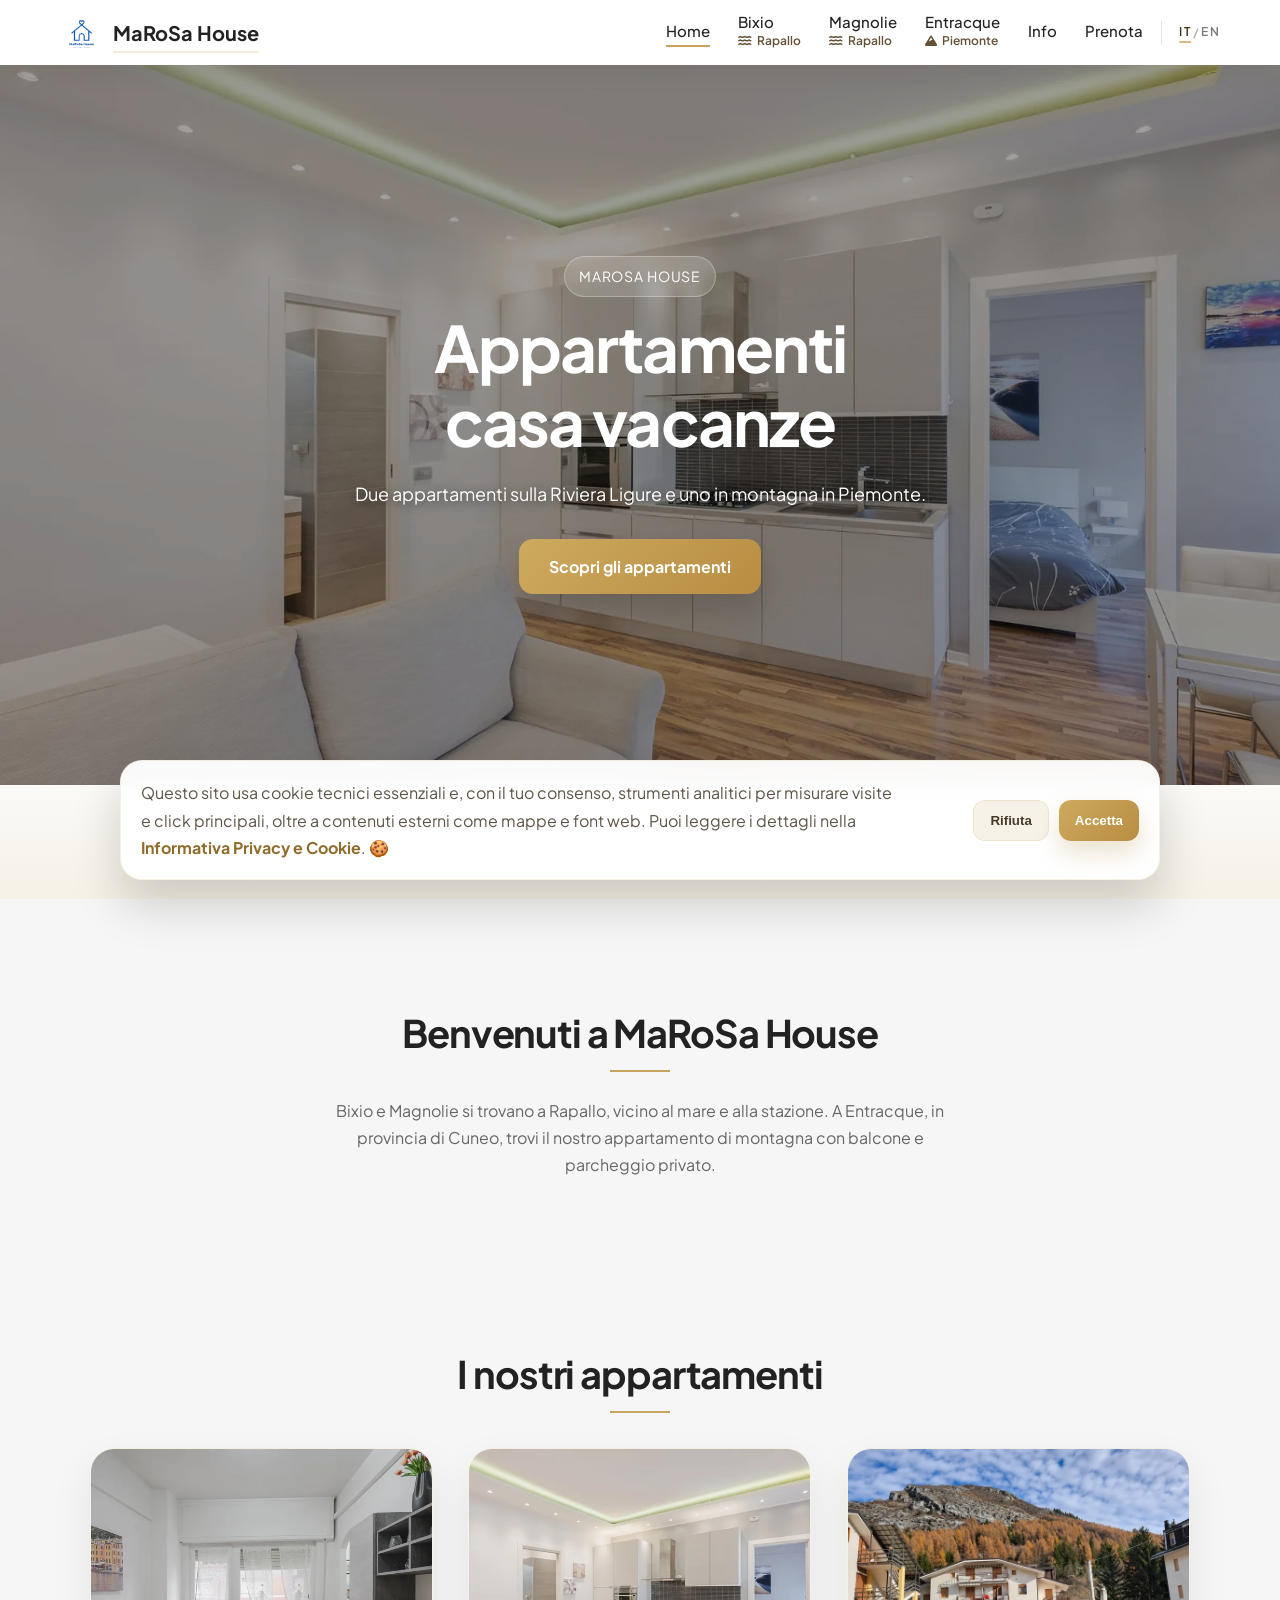
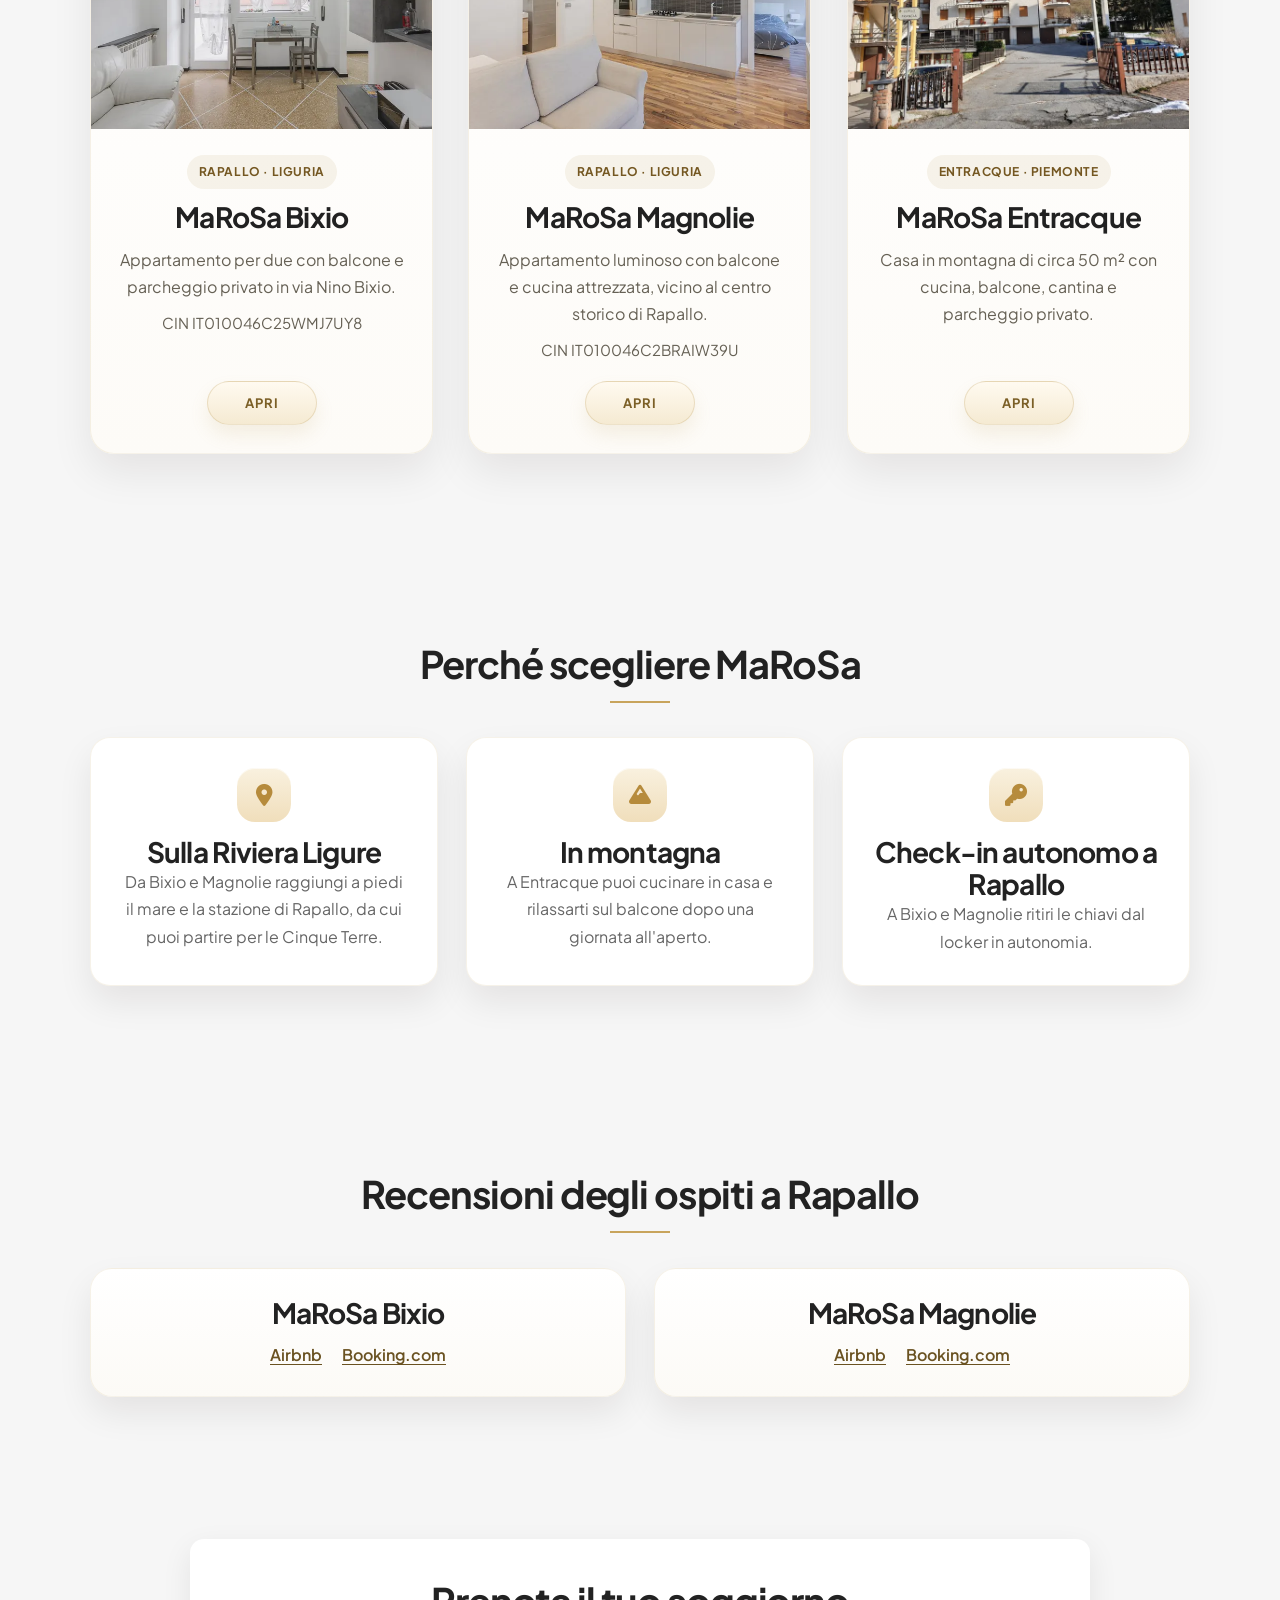
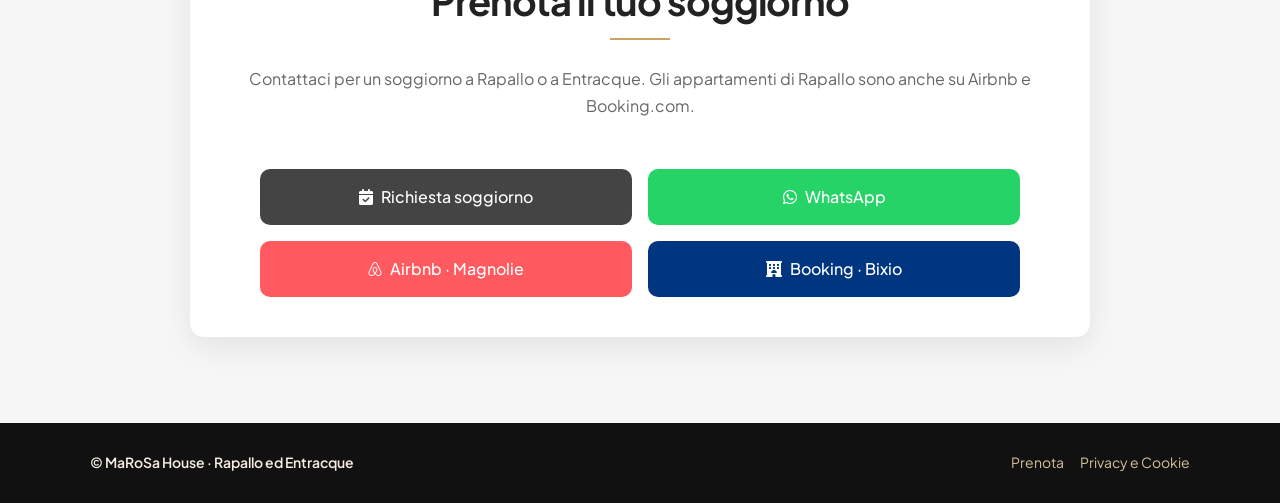
<file: index.html>
<!DOCTYPE html>

<html lang="it">
  <head>
    <meta charset="UTF-8" />
    <meta name="viewport" content="width=device-width, initial-scale=1.0" />

    <title>Appartamenti casa vacanze | MaRoSa House</title>

    <meta
      name="description"
      content="Scopri Bixio e Magnolie a Rapallo, in Liguria, e MaRoSa Entracque, casa in montagna in provincia di Cuneo. Guarda le foto e chiedi informazioni per il soggiorno."
    />
    <meta name="robots" content="index, follow, max-image-preview:large" />
    <link rel="canonical" href="https://www.marosahouse.it/" />
    <meta property="og:type" content="website" />
    <meta property="og:site_name" content="MaRoSa House" />
    <meta property="og:url" content="https://www.marosahouse.it/" />
    <meta property="og:title" content="Appartamenti casa vacanze | MaRoSa House" />
    <meta
      property="og:description"
      content="Scopri Bixio e Magnolie a Rapallo, in Liguria, e MaRoSa Entracque, casa in montagna in provincia di Cuneo. Guarda le foto e chiedi informazioni per il soggiorno."
    />
    <meta property="og:image" content="https://www.marosahouse.it/img/Magnolie/complete-set/magnolie-day-area-04.jpg" />
    <meta property="og:image:width" content="1800" />
    <meta property="og:image:height" content="1198" />
    <meta property="og:image:alt" content="Soggiorno di MaRoSa Magnolie a Rapallo" />
    <meta property="og:locale" content="it_IT" />
    <meta property="og:locale:alternate" content="en_GB" />
    <meta name="twitter:card" content="summary_large_image" />
    <meta name="twitter:title" content="Appartamenti casa vacanze | MaRoSa House" />
    <meta
      name="twitter:description"
      content="Scopri Bixio e Magnolie a Rapallo, in Liguria, e MaRoSa Entracque, casa in montagna in provincia di Cuneo. Guarda le foto e chiedi informazioni per il soggiorno."
    />
    <meta name="twitter:image" content="https://www.marosahouse.it/img/Magnolie/complete-set/magnolie-day-area-04.jpg" />
    <script type="application/ld+json">
      {
        "@context": "https://schema.org",
        "@graph": [
          {
            "@type": "Organization",
            "@id": "https://www.marosahouse.it/#organization",
            "name": "MaRoSa House",
            "url": "https://www.marosahouse.it/",
            "logo": "https://www.marosahouse.it/img/logo.png",
            "contactPoint": {
              "@type": "ContactPoint",
              "contactType": "reservations",
              "telephone": "+393383232007",
              "email": "manuell.caselli@gmail.com",
              "availableLanguage": [
                "it",
                "en"
              ]
            }
          },
          {
            "@type": "WebSite",
            "@id": "https://www.marosahouse.it/#website",
            "name": "MaRoSa House",
            "url": "https://www.marosahouse.it/",
            "inLanguage": [
              "it",
              "en"
            ],
            "publisher": {
              "@id": "https://www.marosahouse.it/#organization"
            }
          },
          {
            "@type": "WebPage",
            "@id": "https://www.marosahouse.it/#webpage",
            "url": "https://www.marosahouse.it/",
            "name": "Appartamenti casa vacanze | MaRoSa House",
            "description": "Scopri Bixio e Magnolie a Rapallo, in Liguria, e MaRoSa Entracque, casa in montagna in provincia di Cuneo. Guarda le foto e chiedi informazioni per il soggiorno.",
            "inLanguage": "it",
            "isPartOf": {
              "@id": "https://www.marosahouse.it/#website"
            },
            "about": {
              "@id": "https://www.marosahouse.it/#organization"
            }
          }
        ]
      }
    </script>
    <link rel="alternate" hreflang="it" href="https://www.marosahouse.it/" />
    <link rel="alternate" hreflang="en" href="https://www.marosahouse.it/index-en.html" />
    <link rel="alternate" hreflang="x-default" href="https://www.marosahouse.it/" />
    <link rel="icon" href="img/favicon.png" type="image/png" sizes="96x96" />
    <link rel="apple-touch-icon" href="img/logo.png" />

    <link rel="stylesheet" href="css/base.css" />
    <link rel="stylesheet" href="css/home.css" />
    <link rel="stylesheet" href="css/responsive.css" />

    <link
      rel="stylesheet"
      href="https://cdnjs.cloudflare.com/ajax/libs/font-awesome/6.5.0/css/all.min.css"
    />

    <link
      href="https://fonts.googleapis.com/css2?family=Plus+Jakarta+Sans:wght@400;500;600;700;800&display=swap"
      rel="stylesheet"
    />
  </head>

  <body>
    <a class="skip-link" href="#main-content">Vai al contenuto</a>
    <!-- HEADER -->
    <div class="menu-overlay" id="menu-overlay" aria-hidden="true"></div>
    <header class="header">
      <div class="container header-container">
        <a href="/" class="logo">
          <img
            src="img/logo.png"
            alt=""
            width="1024"
            height="856"
            decoding="async"
          />
          <span>MaRoSa House</span>
        </a>

        <div class="header-tools">
          <nav class="nav">
            <a class="active" href="/">Home</a>
            <a class="destination-link" href="marosa-bixio.html">
              <span>Bixio</span>
              <small><i class="fa-solid fa-water" aria-hidden="true"></i>Rapallo</small>
            </a>
            <a class="destination-link" href="marosa-magnolie.html">
              <span>Magnolie</span>
              <small><i class="fa-solid fa-water" aria-hidden="true"></i>Rapallo</small>
            </a>
            <a class="destination-link" href="marosa-entracque.html">
              <span>Entracque</span>
              <small><i class="fa-solid fa-mountain" aria-hidden="true"></i>Piemonte</small>
            </a>
            <a href="info.html">Info</a>
            <a href="prenota.html">Prenota</a>
          </nav>
          <div class="language-switch" aria-label="Selezione lingua">
            <a class="active" href="/">IT</a>
            <a href="index-en.html">EN</a>
          </div>
        </div>

        <!-- HAMBURGER -->
        <button type="button" class="menu-toggle" id="menu-toggle" aria-label="Apri menu" aria-haspopup="dialog" aria-controls="mobile-menu" aria-expanded="false"></button>
      </div>
    </header>

    <!-- MOBILE MENU -->
    <div class="mobile-menu" id="mobile-menu" role="dialog" aria-modal="true" aria-label="Navigazione principale">
      <button class="mobile-menu-close" id="mobile-menu-close" aria-label="Chiudi menu">×</button>
      <div class="mobile-menu-language" aria-label="Selezione lingua">
        <a class="active" href="/">IT</a>
        <a href="index-en.html">EN</a>
      </div>
      <a class="active" href="/">Home</a>
      <a class="destination-link" href="marosa-bixio.html">
        <span>Bixio</span>
        <small><i class="fa-solid fa-water" aria-hidden="true"></i>Rapallo</small>
      </a>
      <a class="destination-link" href="marosa-magnolie.html">
        <span>Magnolie</span>
        <small><i class="fa-solid fa-water" aria-hidden="true"></i>Rapallo</small>
      </a>
      <a class="destination-link" href="marosa-entracque.html">
        <span>Entracque</span>
        <small><i class="fa-solid fa-mountain" aria-hidden="true"></i>Piemonte</small>
      </a>
      <a href="info.html">Info</a>
      <a href="prenota.html">Prenota</a>
    </div>

    <!-- HERO -->

    <main id="main-content" tabindex="-1">
    <section class="hero-slider">
      <img
        class="hero-photo"
        src="img/Magnolie/magnolie-livingroom1.jpg"
        srcset="img/Magnolie/magnolie-livingroom1-800.webp 800w, img/Magnolie/magnolie-livingroom1-1600.webp 1600w"
        sizes="100vw"
        width="1800"
        height="1198"
        fetchpriority="high"
        alt="Soggiorno di MaRoSa Magnolie a Rapallo"
      />

      <div class="hero-content">
        <span class="hero-kicker">MaRoSa House</span>
        <h1>Appartamenti casa vacanze</h1>

        <p>Due appartamenti sulla Riviera Ligure e uno in montagna in Piemonte.</p>

        <div class="hero-buttons">
          <a href="#appartamenti" class="btn">Scopri gli appartamenti</a>
        </div>
      </div>
    </section>

    <section class="trust">
      <div class="trust-container">
        <a class="trust-item" href="#appartamenti"><i class="fa-solid fa-water" aria-hidden="true"></i><span>Rapallo · Liguria</span></a>
        <a class="trust-item" href="marosa-entracque.html"><i class="fa-solid fa-mountain" aria-hidden="true"></i><span>Entracque · Piemonte</span></a>
        <a class="trust-item" href="prenota.html"><i class="fa-solid fa-calendar-check" aria-hidden="true"></i><span>Richieste dirette</span></a>
      </div>
    </section>

    <!-- INTRO -->

    <section class="intro">
      <h2>Benvenuti a MaRoSa House</h2>

      <p>
        Bixio e Magnolie si trovano a Rapallo, vicino al mare e alla stazione. A Entracque,
        in provincia di Cuneo, trovi il nostro appartamento di montagna con balcone e parcheggio privato.
      </p>
    </section>

    <!-- APPARTAMENTI -->

    <section class="apartments-preview" id="appartamenti">
      <h2>I nostri appartamenti</h2>

      <div class="apartments-grid">
        <a href="marosa-bixio.html" class="apartment-card">
          <img
            src="img/Bixio/bixio-livingroom2.jpg"
            srcset="img/Bixio/bixio-livingroom2-800.webp 800w, img/Bixio/bixio-livingroom2.jpg 1800w"
            sizes="(max-width: 768px) calc(100vw - 48px), (max-width: 1024px) 46vw, (max-width: 1180px) 31vw, 394px"
            width="1800"
            height="1198"
            decoding="async"
            alt="Soggiorno MaRoSa Bixio"
            loading="lazy"
          />

          <div class="apartment-info">
            <span class="apartment-tag">Rapallo · Liguria</span>
            <h3>MaRoSa Bixio</h3>

            <p>
              Appartamento per due con balcone e parcheggio privato in via Nino Bixio.
            </p>
            <p class="apartment-cin">CIN IT010046C25WMJ7UY8</p>

            <span class="card-link">APRI</span>
          </div>
        </a>

        <a href="marosa-magnolie.html" class="apartment-card">
          <img
            src="img/Magnolie/magnolie-livingroom1.jpg"
            srcset="img/Magnolie/magnolie-livingroom1-800.webp 800w, img/Magnolie/magnolie-livingroom1.jpg 1800w"
            sizes="(max-width: 768px) calc(100vw - 48px), (max-width: 1024px) 46vw, (max-width: 1180px) 31vw, 394px"
            width="1800"
            height="1198"
            decoding="async"
            alt="Soggiorno MaRoSa Magnolie"
            loading="lazy"
          />

          <div class="apartment-info">
            <span class="apartment-tag">Rapallo · Liguria</span>
            <h3>MaRoSa Magnolie</h3>

            <p>
              Appartamento luminoso con balcone e cucina attrezzata, vicino al centro storico di Rapallo.
            </p>
            <p class="apartment-cin">CIN IT010046C2BRAIW39U</p>

            <span class="card-link">APRI</span>
          </div>
        </a>

        <a href="marosa-entracque.html" class="apartment-card">
          <img
            src="img/Entracque/entracque-esterno-ritocco.jpg"
            srcset="img/Entracque/entracque-esterno-ritocco-800.webp 800w, img/Entracque/entracque-esterno-ritocco.jpg 1448w"
            sizes="(max-width: 768px) calc(100vw - 48px), (max-width: 1024px) 46vw, (max-width: 1180px) 31vw, 394px"
            width="1448"
            height="1086"
            decoding="async"
            alt="Esterno di MaRoSa Entracque con la montagna sullo sfondo"
            loading="lazy"
          />

          <div class="apartment-info">
            <span class="apartment-tag">Entracque · Piemonte</span>
            <h3>MaRoSa Entracque</h3>
            <p>Casa in montagna di circa 50 m² con cucina, balcone, cantina e parcheggio privato.</p>
            <span class="card-link">APRI</span>
          </div>
        </a>
      </div>
    </section>

    <!-- PERCHE SCEGLIERE MAROSA -->

    <section class="why">
      <h2>Perché scegliere MaRoSa</h2>

      <div class="why-grid">
        <div>
          <i class="fa-solid fa-location-dot"></i>

          <h3>Sulla Riviera Ligure</h3>

          <p>
            Da Bixio e Magnolie raggiungi a piedi il mare e la stazione di Rapallo,
            da cui puoi partire per le Cinque Terre.
          </p>
        </div>

        <div>
          <i class="fa-solid fa-mountain"></i>

          <h3>In montagna</h3>

          <p>
            A Entracque puoi cucinare in casa e rilassarti sul balcone dopo una giornata all'aperto.
          </p>
        </div>

        <div>
          <i class="fa-solid fa-key"></i>

          <h3>Check-in autonomo a Rapallo</h3>

          <p>
            A Bixio e Magnolie ritiri le chiavi dal locker in autonomia.
          </p>
        </div>
      </div>
    </section>

    <!-- NUOVA SEZIONE RECENSIONI -->

    <section class="reviews">
      <h2>Recensioni degli ospiti a Rapallo</h2>
      <div class="reviews-grid">
        <div class="review-card">
          <h3>MaRoSa Bixio</h3>
          <p>
            <a href="https://www.airbnb.it/rooms/1370215212202187719" target="_blank" rel="noopener noreferrer" aria-label="Recensioni di MaRoSa Bixio su Airbnb">Airbnb</a>
            <a href="https://www.booking.com/hotel/it/marosa-rapallo.it.html" target="_blank" rel="noopener noreferrer" aria-label="Recensioni di MaRoSa Bixio su Booking.com">Booking.com</a>
          </p>
        </div>
        <div class="review-card">
          <h3>MaRoSa Magnolie</h3>
          <p>
            <a href="https://www.airbnb.com/rooms/1637753276156157006" target="_blank" rel="noopener noreferrer" aria-label="Recensioni di MaRoSa Magnolie su Airbnb">Airbnb</a>
            <a href="https://www.booking.com/hotel/it/casa-vacanze-marosa-rapallo-magnolie.it.html" target="_blank" rel="noopener noreferrer" aria-label="Recensioni di MaRoSa Magnolie su Booking.com">Booking.com</a>
          </p>
        </div>
      </div>
    </section>

    <!-- PRENOTAZIONE -->

    <section class="booking">
      <h2>Prenota il tuo soggiorno</h2>

      <p>Contattaci per un soggiorno a Rapallo o a Entracque. Gli appartamenti di Rapallo sono anche su Airbnb e Booking.com.</p>

      <div class="booking-buttons">
        <a class="btn email" href="prenota.html">
          <i class="fa-solid fa-calendar-check"></i> Richiesta soggiorno
        </a>

        <a
          class="btn whatsapp"
          href="https://wa.me/393383232007"
          target="_blank"
          rel="noopener noreferrer"
        >
          <i class="fa-brands fa-whatsapp"></i> WhatsApp
        </a>

        <a
          class="btn airbnb"
          href="https://www.airbnb.com/rooms/1637753276156157006"
          target="_blank"
          rel="noopener noreferrer"
        >
          <i class="fa-brands fa-airbnb"></i> Airbnb · Magnolie
        </a>

        <a
          class="btn booking-btn"
          href="https://www.booking.com/hotel/it/marosa-rapallo.it.html"
          target="_blank"
          rel="noopener noreferrer"
        >
          <i class="fa-solid fa-hotel"></i> Booking · Bixio
        </a>
      </div>
    </section>

    <!-- FOOTER -->

    </main>

    <footer class="footer">
      <div class="footer-inner">
        <div class="footer-brand">© MaRoSa House · Rapallo ed Entracque</div>
        <div class="footer-links">
          <a href="prenota.html">Prenota</a>
          <a href="privacy-cookie.html">Privacy e Cookie</a>
        </div>
      </div>
    </footer>

    <div class="cookie-banner" id="cookie-banner">
      <p>
        Questo sito usa cookie tecnici essenziali e, con il tuo consenso,
        strumenti analitici per misurare visite e click principali, oltre a
        contenuti esterni come mappe e font web. Puoi leggere i dettagli nella
        <a href="privacy-cookie.html">Informativa Privacy e Cookie</a>.
      </p>
      <div class="cookie-banner-actions">
        <button class="cookie-btn reject" id="cookie-reject">Rifiuta</button>
        <button class="cookie-btn accept" id="cookie-accept">Accetta</button>
      </div>
    </div>

    <script src="js/analytics-config.js"></script>
    <script src="js/analytics.js"></script>
    <script src="js/reveal-animations.js"></script>
    <script src="js/cookie-consent.js"></script>
    <script src="js/sidebar.js"></script>
  </body>
</html>
</file>
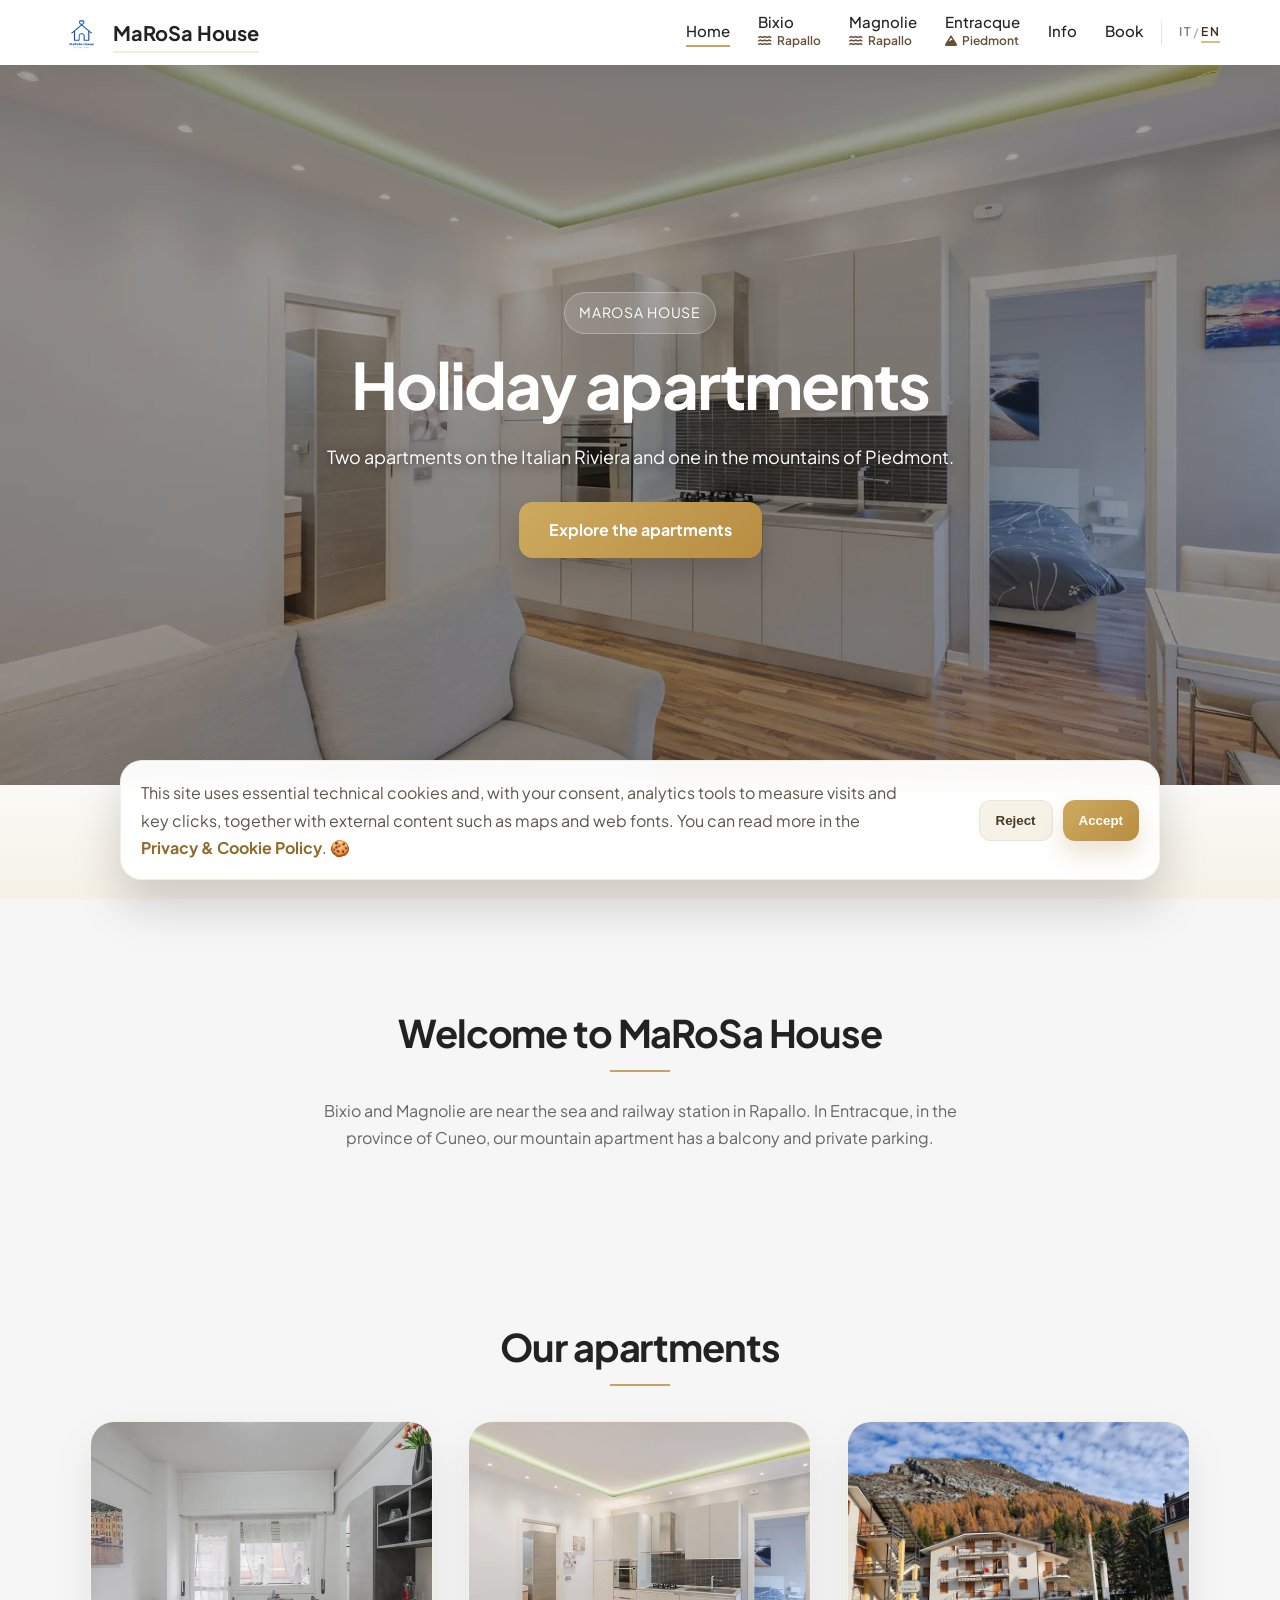
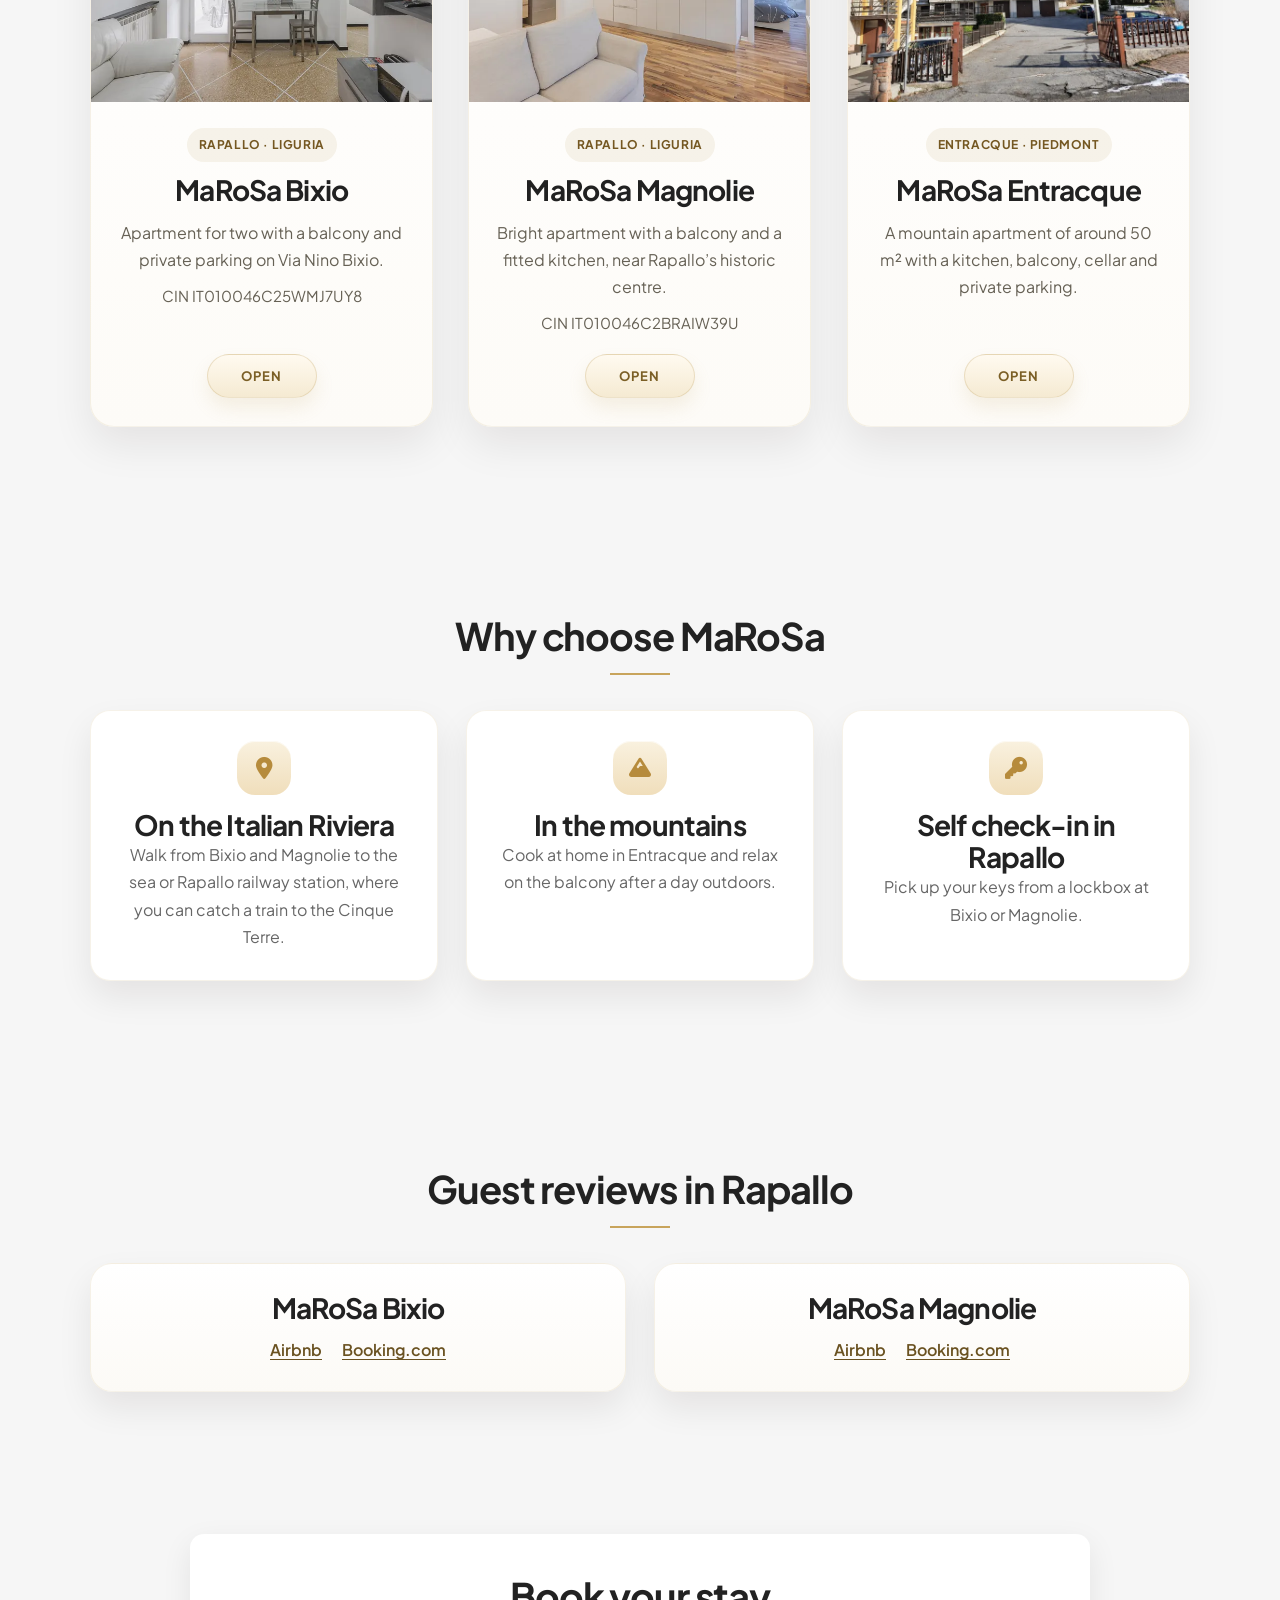
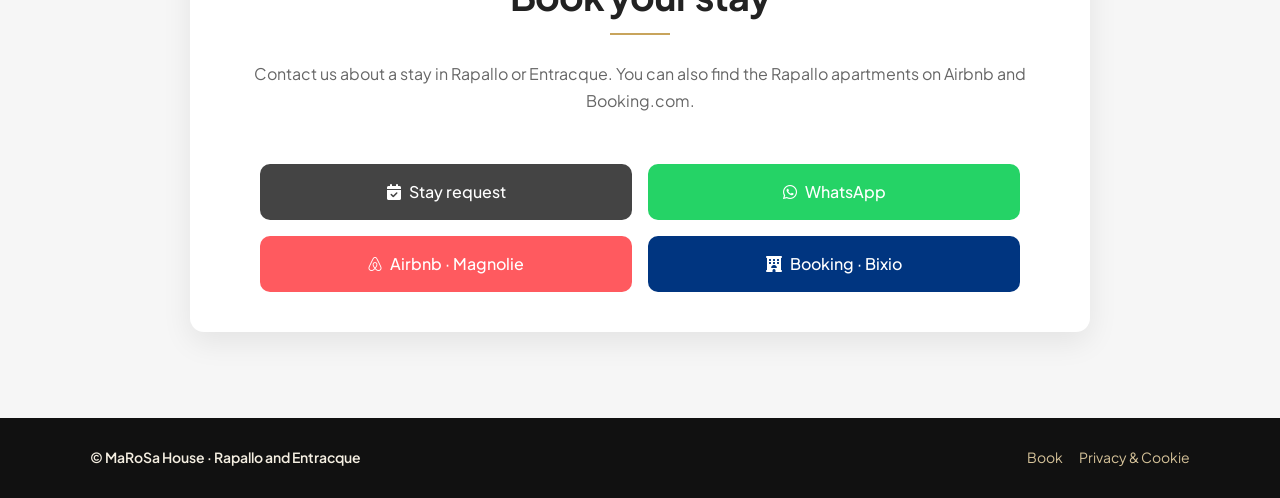
<file: index-en.html>
<!DOCTYPE html>
<html lang="en">
  <head>
    <meta charset="UTF-8" />
    <meta name="viewport" content="width=device-width, initial-scale=1.0" />
    <title>Holiday apartments | MaRoSa House</title>
    <meta
      name="description"
      content="Explore Bixio and Magnolie in Rapallo on the Italian Riviera, and MaRoSa Entracque, a mountain apartment in Piedmont. See photos and enquire about your stay."
    />
    <meta name="robots" content="index, follow, max-image-preview:large" />
    <link rel="canonical" href="https://www.marosahouse.it/index-en.html" />
    <meta property="og:type" content="website" />
    <meta property="og:site_name" content="MaRoSa House" />
    <meta property="og:url" content="https://www.marosahouse.it/index-en.html" />
    <meta property="og:title" content="Holiday apartments | MaRoSa House" />
    <meta
      property="og:description"
      content="Explore Bixio and Magnolie in Rapallo on the Italian Riviera, and MaRoSa Entracque, a mountain apartment in Piedmont. See photos and enquire about your stay."
    />
    <meta property="og:image" content="https://www.marosahouse.it/img/Magnolie/complete-set/magnolie-day-area-04.jpg" />
    <meta property="og:image:width" content="1800" />
    <meta property="og:image:height" content="1198" />
    <meta property="og:image:alt" content="MaRoSa Magnolie living room in Rapallo" />
    <meta property="og:locale" content="en_GB" />
    <meta property="og:locale:alternate" content="it_IT" />
    <meta name="twitter:card" content="summary_large_image" />
    <meta name="twitter:title" content="Holiday apartments | MaRoSa House" />
    <meta
      name="twitter:description"
      content="Explore Bixio and Magnolie in Rapallo on the Italian Riviera, and MaRoSa Entracque, a mountain apartment in Piedmont. See photos and enquire about your stay."
    />
    <meta name="twitter:image" content="https://www.marosahouse.it/img/Magnolie/complete-set/magnolie-day-area-04.jpg" />
    <script type="application/ld+json">
      {
        "@context": "https://schema.org",
        "@graph": [
          {
            "@type": "Organization",
            "@id": "https://www.marosahouse.it/#organization",
            "name": "MaRoSa House",
            "url": "https://www.marosahouse.it/",
            "logo": "https://www.marosahouse.it/img/logo.png",
            "contactPoint": {
              "@type": "ContactPoint",
              "contactType": "reservations",
              "telephone": "+393383232007",
              "email": "manuell.caselli@gmail.com",
              "availableLanguage": [
                "it",
                "en"
              ]
            }
          },
          {
            "@type": "WebSite",
            "@id": "https://www.marosahouse.it/#website",
            "name": "MaRoSa House",
            "url": "https://www.marosahouse.it/",
            "inLanguage": [
              "it",
              "en"
            ],
            "publisher": {
              "@id": "https://www.marosahouse.it/#organization"
            }
          },
          {
            "@type": "WebPage",
            "@id": "https://www.marosahouse.it/index-en.html#webpage",
            "url": "https://www.marosahouse.it/index-en.html",
            "name": "Holiday apartments | MaRoSa House",
            "description": "Explore Bixio and Magnolie in Rapallo on the Italian Riviera, and MaRoSa Entracque, a mountain apartment in Piedmont. See photos and enquire about your stay.",
            "inLanguage": "en",
            "isPartOf": {
              "@id": "https://www.marosahouse.it/#website"
            },
            "about": {
              "@id": "https://www.marosahouse.it/#organization"
            }
          }
        ]
      }
    </script>
    <link rel="alternate" hreflang="it" href="https://www.marosahouse.it/" />
    <link rel="alternate" hreflang="en" href="https://www.marosahouse.it/index-en.html" />
    <link rel="alternate" hreflang="x-default" href="https://www.marosahouse.it/" />
    <link rel="icon" href="img/favicon.png" type="image/png" sizes="96x96" />
    <link rel="apple-touch-icon" href="img/logo.png" />
    <link rel="stylesheet" href="css/base.css" />
    <link rel="stylesheet" href="css/home.css" />
    <link rel="stylesheet" href="css/responsive.css" />
    <link
      rel="stylesheet"
      href="https://cdnjs.cloudflare.com/ajax/libs/font-awesome/6.5.0/css/all.min.css"
    />
    <link
      href="https://fonts.googleapis.com/css2?family=Plus+Jakarta+Sans:wght@400;500;600;700;800&display=swap"
      rel="stylesheet"
    />
  </head>
  <body>
    <a class="skip-link" href="#main-content">Skip to content</a>
    <div class="menu-overlay" id="menu-overlay" aria-hidden="true"></div>
    <header class="header">
      <div class="container header-container">
        <a href="index-en.html" class="logo">
          <img
            src="img/logo.png"
            alt=""
            width="1024"
            height="856"
            decoding="async"
          />
          <span>MaRoSa House</span>
        </a>
        <div class="header-tools">
          <nav class="nav">
            <a class="active" href="index-en.html">Home</a>
            <a class="destination-link" href="marosa-bixio-en.html">
              <span>Bixio</span>
              <small><i class="fa-solid fa-water" aria-hidden="true"></i>Rapallo</small>
            </a>
            <a class="destination-link" href="marosa-magnolie-en.html">
              <span>Magnolie</span>
              <small><i class="fa-solid fa-water" aria-hidden="true"></i>Rapallo</small>
            </a>
            <a class="destination-link" href="marosa-entracque-en.html">
              <span>Entracque</span>
              <small><i class="fa-solid fa-mountain" aria-hidden="true"></i>Piedmont</small>
            </a>
            <a href="info-en.html">Info</a>
            <a href="prenota-en.html">Book</a>
          </nav>
          <div class="language-switch" aria-label="Language selector">
            <a href="/">IT</a>
            <a class="active" href="index-en.html">EN</a>
          </div>
        </div>
        <button type="button" class="menu-toggle" id="menu-toggle" aria-label="Open menu" aria-haspopup="dialog" aria-controls="mobile-menu" aria-expanded="false"></button>
      </div>
    </header>

    <div class="mobile-menu" id="mobile-menu" role="dialog" aria-modal="true" aria-label="Main navigation">
      <button class="mobile-menu-close" id="mobile-menu-close" aria-label="Close menu">×</button>
      <div class="mobile-menu-language" aria-label="Language selector">
        <a href="/">IT</a>
        <a class="active" href="index-en.html">EN</a>
      </div>
      <a class="active" href="index-en.html">Home</a>
      <a class="destination-link" href="marosa-bixio-en.html">
        <span>Bixio</span>
        <small><i class="fa-solid fa-water" aria-hidden="true"></i>Rapallo</small>
      </a>
      <a class="destination-link" href="marosa-magnolie-en.html">
        <span>Magnolie</span>
        <small><i class="fa-solid fa-water" aria-hidden="true"></i>Rapallo</small>
      </a>
      <a class="destination-link" href="marosa-entracque-en.html">
        <span>Entracque</span>
        <small><i class="fa-solid fa-mountain" aria-hidden="true"></i>Piedmont</small>
      </a>
      <a href="info-en.html">Info</a>
      <a href="prenota-en.html">Book</a>
    </div>

    <main id="main-content" tabindex="-1">
    <section class="hero-slider">
      <img
        class="hero-photo"
        src="img/Magnolie/magnolie-livingroom1.jpg"
        srcset="img/Magnolie/magnolie-livingroom1-800.webp 800w, img/Magnolie/magnolie-livingroom1-1600.webp 1600w"
        sizes="100vw"
        width="1800"
        height="1198"
        fetchpriority="high"
        alt="Living room at MaRoSa Magnolie in Rapallo"
      />
      <div class="hero-content">
        <span class="hero-kicker">MaRoSa House</span>
        <h1>Holiday apartments</h1>
        <p>Two apartments on the Italian Riviera and one in the mountains of Piedmont.</p>
        <div class="hero-buttons">
          <a href="#apartments" class="btn">Explore the apartments</a>
        </div>
      </div>
    </section>

    <section class="trust">
      <div class="trust-container">
        <a class="trust-item" href="#apartments"><i class="fa-solid fa-water" aria-hidden="true"></i><span>Rapallo · Liguria</span></a>
        <a class="trust-item" href="marosa-entracque-en.html"><i class="fa-solid fa-mountain" aria-hidden="true"></i><span>Entracque · Piedmont</span></a>
        <a class="trust-item" href="prenota-en.html"><i class="fa-solid fa-calendar-check" aria-hidden="true"></i><span>Direct enquiries</span></a>
      </div>
    </section>

    <section class="intro">
      <h2>Welcome to MaRoSa House</h2>
      <p>Bixio and Magnolie are near the sea and railway station in Rapallo. In Entracque, in the province of Cuneo, our mountain apartment has a balcony and private parking.</p>
    </section>

    <section class="apartments-preview" id="apartments">
      <h2>Our apartments</h2>
      <div class="apartments-grid">
        <a href="marosa-bixio-en.html" class="apartment-card">
          <img
            src="img/Bixio/bixio-livingroom2.jpg"
            srcset="img/Bixio/bixio-livingroom2-800.webp 800w, img/Bixio/bixio-livingroom2.jpg 1800w"
            sizes="(max-width: 768px) calc(100vw - 48px), (max-width: 1024px) 46vw, (max-width: 1180px) 31vw, 394px"
            width="1800"
            height="1198"
            decoding="async"
            alt="MaRoSa Bixio living room"
            loading="lazy"
          />
          <div class="apartment-info">
            <span class="apartment-tag">Rapallo · Liguria</span>
            <h3>MaRoSa Bixio</h3>
            <p>Apartment for two with a balcony and private parking on Via Nino Bixio.</p>
            <p class="apartment-cin">CIN IT010046C25WMJ7UY8</p>
            <span class="card-link">OPEN</span>
          </div>
        </a>
        <a href="marosa-magnolie-en.html" class="apartment-card">
          <img
            src="img/Magnolie/magnolie-livingroom1.jpg"
            srcset="img/Magnolie/magnolie-livingroom1-800.webp 800w, img/Magnolie/magnolie-livingroom1.jpg 1800w"
            sizes="(max-width: 768px) calc(100vw - 48px), (max-width: 1024px) 46vw, (max-width: 1180px) 31vw, 394px"
            width="1800"
            height="1198"
            decoding="async"
            alt="MaRoSa Magnolie living room"
            loading="lazy"
          />
          <div class="apartment-info">
            <span class="apartment-tag">Rapallo · Liguria</span>
            <h3>MaRoSa Magnolie</h3>
            <p>Bright apartment with a balcony and a fitted kitchen, near Rapallo’s historic centre.</p>
            <p class="apartment-cin">CIN IT010046C2BRAIW39U</p>
            <span class="card-link">OPEN</span>
          </div>
        </a>
        <a href="marosa-entracque-en.html" class="apartment-card">
          <img
            src="img/Entracque/entracque-esterno-ritocco.jpg"
            srcset="img/Entracque/entracque-esterno-ritocco-800.webp 800w, img/Entracque/entracque-esterno-ritocco.jpg 1448w"
            sizes="(max-width: 768px) calc(100vw - 48px), (max-width: 1024px) 46vw, (max-width: 1180px) 31vw, 394px"
            width="1448"
            height="1086"
            decoding="async"
            alt="Exterior of MaRoSa Entracque with the mountain behind it"
            loading="lazy"
          />
          <div class="apartment-info">
            <span class="apartment-tag">Entracque · Piedmont</span>
            <h3>MaRoSa Entracque</h3>
            <p>A mountain apartment of around 50 m² with a kitchen, balcony, cellar and private parking.</p>
            <span class="card-link">OPEN</span>
          </div>
        </a>
      </div>
    </section>

    <section class="why">
      <h2>Why choose MaRoSa</h2>
      <div class="why-grid">
        <div>
          <i class="fa-solid fa-location-dot"></i>
          <h3>On the Italian Riviera</h3>
          <p>Walk from Bixio and Magnolie to the sea or Rapallo railway station, where you can catch a train to the Cinque Terre.</p>
        </div>
        <div>
          <i class="fa-solid fa-mountain"></i>
          <h3>In the mountains</h3>
          <p>Cook at home in Entracque and relax on the balcony after a day outdoors.</p>
        </div>
        <div>
          <i class="fa-solid fa-key"></i>
          <h3>Self check-in in Rapallo</h3>
          <p>Pick up your keys from a lockbox at Bixio or Magnolie.</p>
        </div>
      </div>
    </section>

    <section class="reviews">
      <h2>Guest reviews in Rapallo</h2>
      <div class="reviews-grid">
        <div class="review-card">
          <h3>MaRoSa Bixio</h3>
          <p>
            <a href="https://www.airbnb.com/rooms/1370215212202187719" target="_blank" rel="noopener noreferrer" aria-label="MaRoSa Bixio reviews on Airbnb">Airbnb</a>
            <a href="https://www.booking.com/hotel/it/marosa-rapallo.html" target="_blank" rel="noopener noreferrer" aria-label="MaRoSa Bixio reviews on Booking.com">Booking.com</a>
          </p>
        </div>
        <div class="review-card">
          <h3>MaRoSa Magnolie</h3>
          <p>
            <a href="https://www.airbnb.com/rooms/1637753276156157006" target="_blank" rel="noopener noreferrer" aria-label="MaRoSa Magnolie reviews on Airbnb">Airbnb</a>
            <a href="https://www.booking.com/hotel/it/casa-vacanze-marosa-rapallo-magnolie.en-gb.html" target="_blank" rel="noopener noreferrer" aria-label="MaRoSa Magnolie reviews on Booking.com">Booking.com</a>
          </p>
        </div>
      </div>
    </section>

    <section class="booking">
      <h2>Book your stay</h2>
      <p>Contact us about a stay in Rapallo or Entracque. You can also find the Rapallo apartments on Airbnb and Booking.com.</p>
      <div class="booking-buttons">
        <a class="btn email" href="prenota-en.html"><i class="fa-solid fa-calendar-check"></i> Stay request</a>
        <a class="btn whatsapp" href="https://wa.me/393383232007" target="_blank" rel="noopener noreferrer"><i class="fa-brands fa-whatsapp"></i> WhatsApp</a>
        <a class="btn airbnb" href="https://www.airbnb.com/rooms/1637753276156157006" target="_blank" rel="noopener noreferrer"><i class="fa-brands fa-airbnb"></i> Airbnb · Magnolie</a>
        <a class="btn booking-btn" href="https://www.booking.com/hotel/it/marosa-rapallo.html" target="_blank" rel="noopener noreferrer"><i class="fa-solid fa-hotel"></i> Booking · Bixio</a>
      </div>
    </section>

    </main>

    <footer class="footer">
      <div class="footer-inner">
        <div class="footer-brand">© MaRoSa House · Rapallo and Entracque</div>
        <div class="footer-links">
          <a href="prenota-en.html">Book</a>
          <a href="privacy-cookie-en.html">Privacy & Cookie</a>
        </div>
      </div>
    </footer>

    <div class="cookie-banner" id="cookie-banner">
      <p>
        This site uses essential technical cookies and, with your consent, analytics tools to measure visits and key clicks, together with external content such as maps and web fonts. You can read more in the
        <a href="privacy-cookie-en.html">Privacy & Cookie Policy</a>.
      </p>
      <div class="cookie-banner-actions">
        <button class="cookie-btn reject" id="cookie-reject">Reject</button>
        <button class="cookie-btn accept" id="cookie-accept">Accept</button>
      </div>
    </div>

    <script src="js/analytics-config.js"></script>
    <script src="js/analytics.js"></script>
    <script src="js/reveal-animations.js"></script>
    <script src="js/cookie-consent.js"></script>
    <script src="js/sidebar.js"></script>
  </body>
</html>
</file>
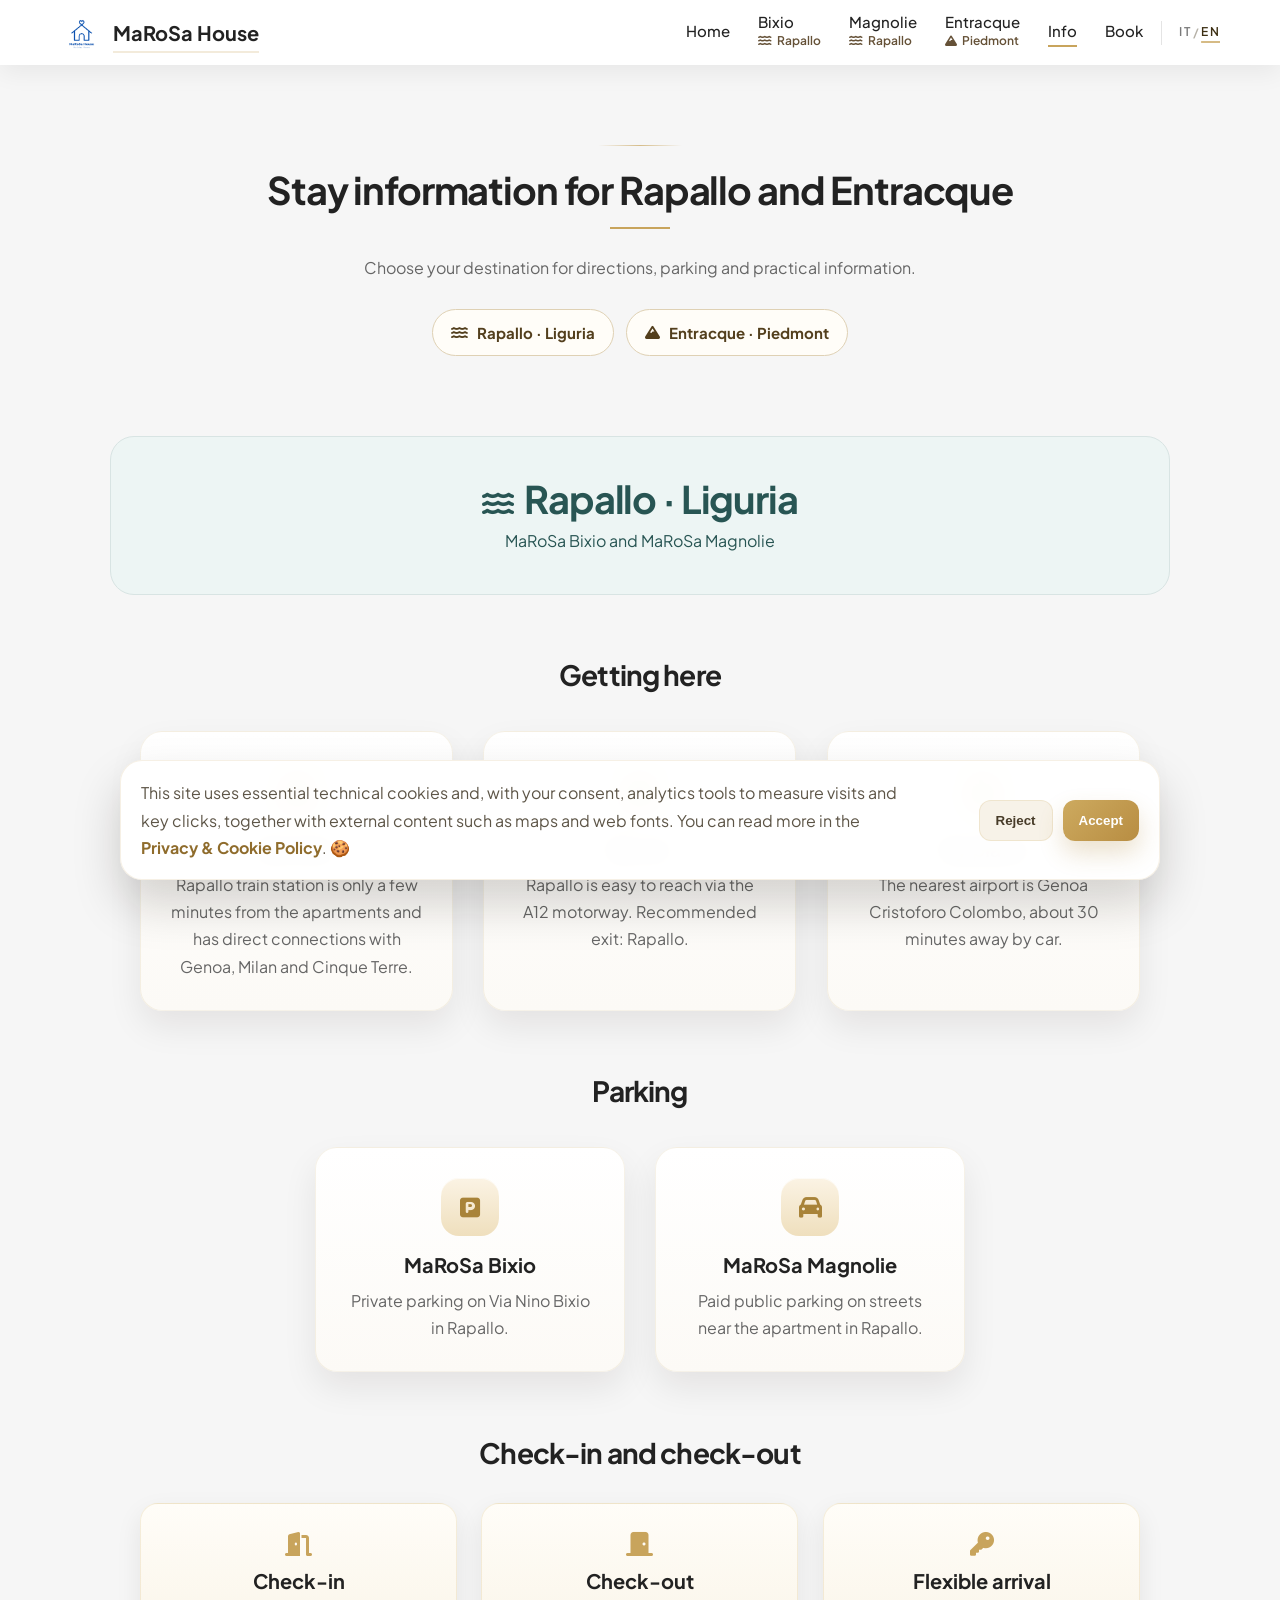
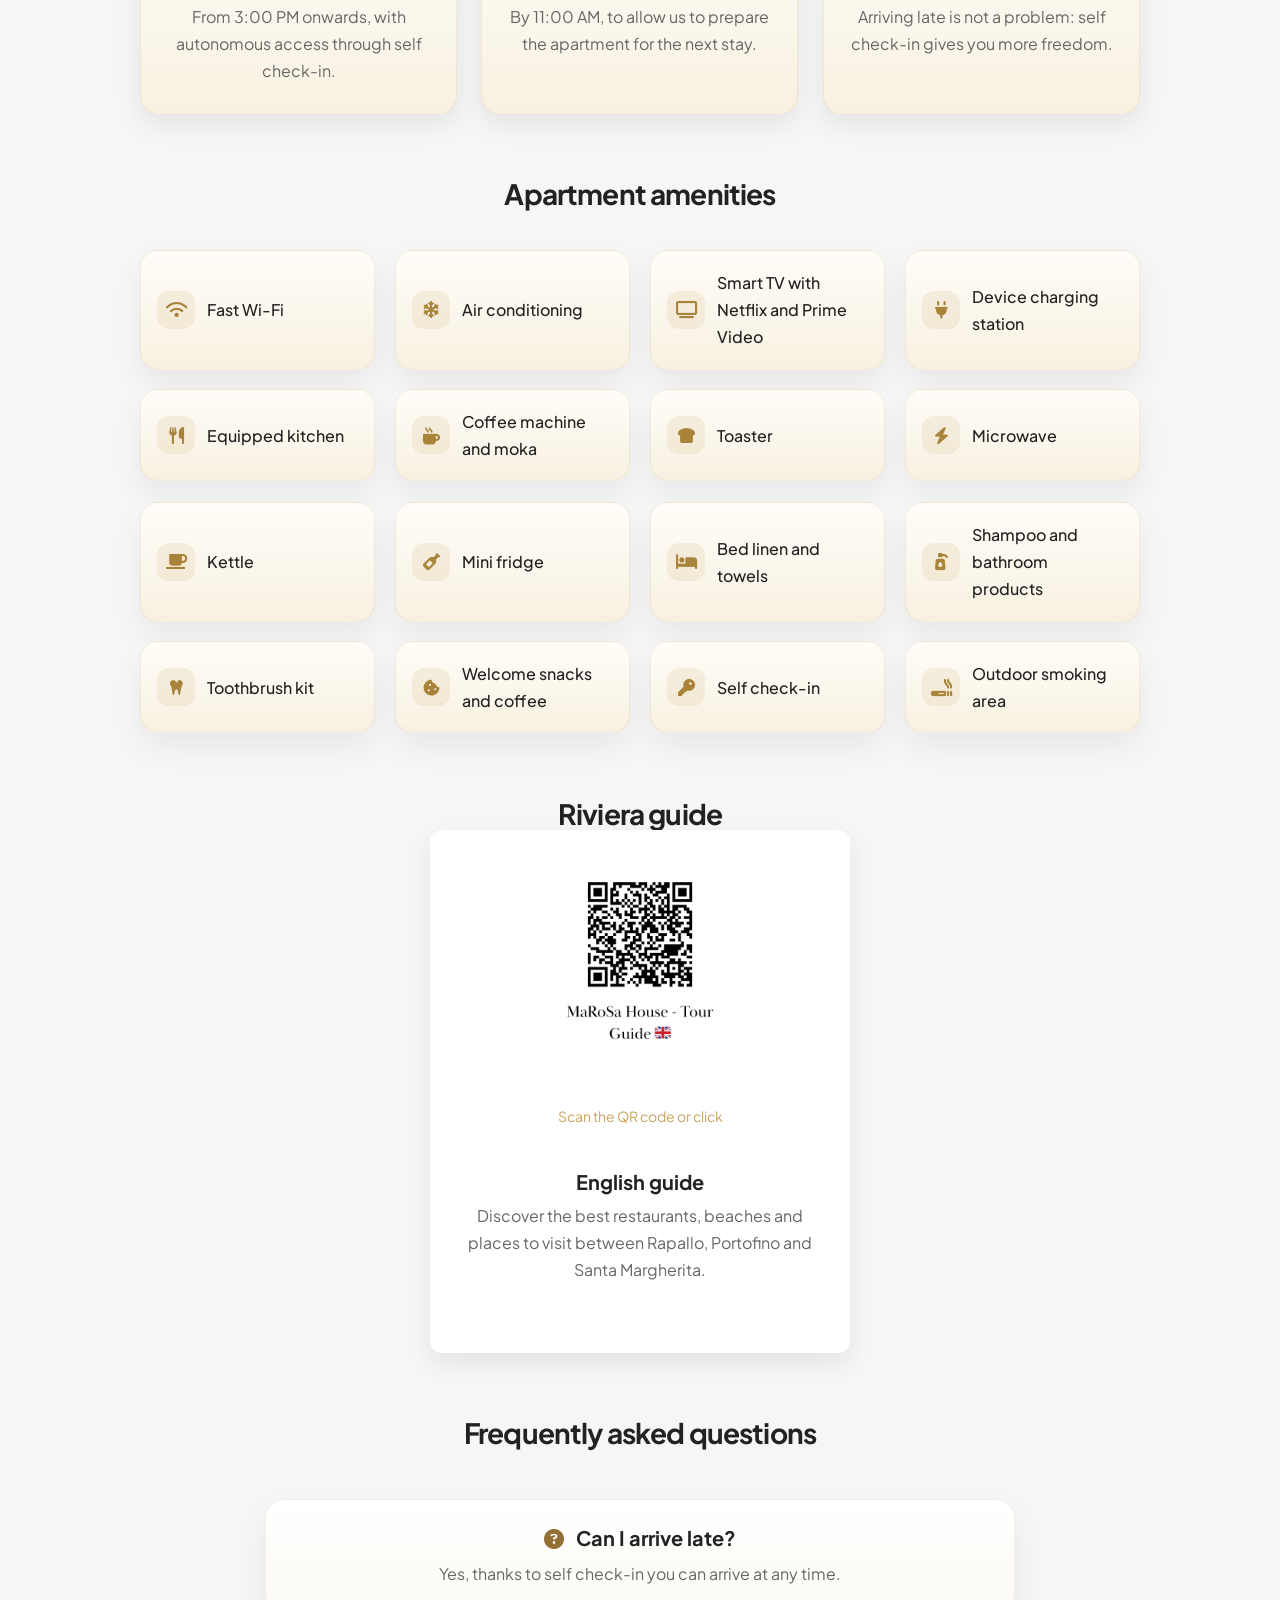
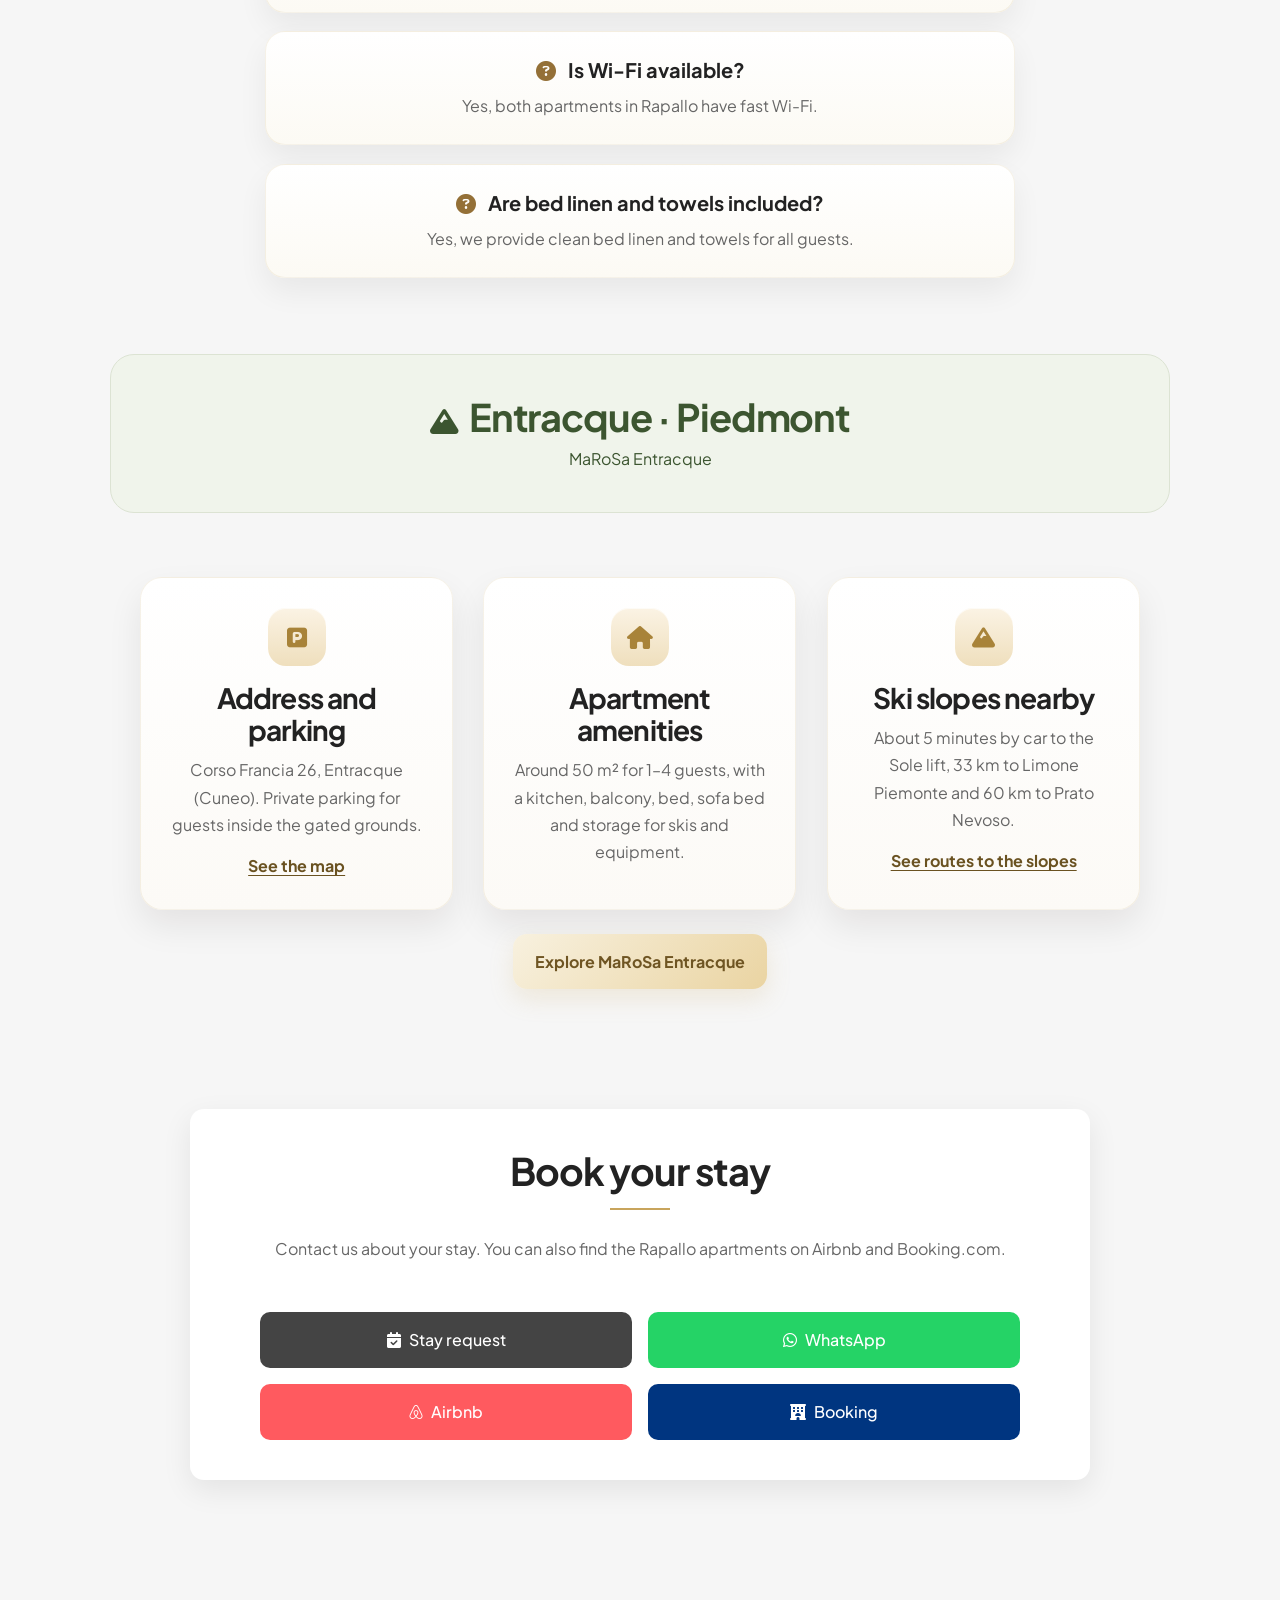
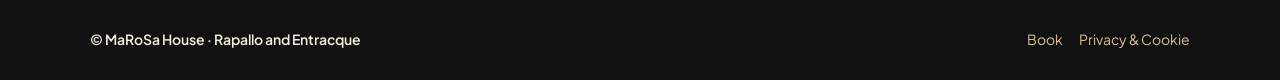
<file: info-en.html>
<!DOCTYPE html>
<html lang="en">
  <head>
    <meta charset="UTF-8" />
    <meta name="viewport" content="width=device-width, initial-scale=1.0" />
    <title>Stay information for Rapallo and Entracque | MaRoSa House</title>
    <meta
      name="description"
      content="Amenities, parking and arrival information for MaRoSa House stays in Rapallo, Liguria, and in Entracque, in the province of Cuneo."
    />
    <meta name="robots" content="index, follow, max-image-preview:large" />
    <link rel="canonical" href="https://www.marosahouse.it/info-en.html" />
    <meta property="og:type" content="website" />
    <meta property="og:site_name" content="MaRoSa House" />
    <meta property="og:url" content="https://www.marosahouse.it/info-en.html" />
    <meta property="og:title" content="Stay information for Rapallo and Entracque | MaRoSa House" />
    <meta
      property="og:description"
      content="Amenities, parking and arrival information for MaRoSa House stays in Rapallo, Liguria, and in Entracque, in the province of Cuneo."
    />
    <meta property="og:image" content="https://www.marosahouse.it/img/logo.png" />
    <meta property="og:locale" content="en_GB" />
    <meta name="twitter:card" content="summary_large_image" />
    <meta name="twitter:title" content="Stay information for Rapallo and Entracque | MaRoSa House" />
    <meta
      name="twitter:description"
      content="Amenities, parking and arrival information for MaRoSa House stays in Rapallo, Liguria, and in Entracque, in the province of Cuneo."
    />
    <meta name="twitter:image" content="https://www.marosahouse.it/img/logo.png" />
    <link rel="alternate" hreflang="it" href="https://www.marosahouse.it/info.html" />
    <link rel="alternate" hreflang="en" href="https://www.marosahouse.it/info-en.html" />
    <link rel="alternate" hreflang="x-default" href="https://www.marosahouse.it/info.html" />
    <link rel="icon" href="img/favicon.png" type="image/png" sizes="96x96" />
    <link rel="apple-touch-icon" href="img/logo.png" />
    <link rel="stylesheet" href="css/base.css" />
    <link rel="stylesheet" href="css/apartments.css" />
    <link rel="stylesheet" href="css/responsive.css" />
    <link
      href="https://fonts.googleapis.com/css2?family=Plus+Jakarta+Sans:wght@400;500;600;700;800&display=swap"
      rel="stylesheet"
    />
    <link
      rel="stylesheet"
      href="https://cdnjs.cloudflare.com/ajax/libs/font-awesome/6.5.1/css/all.min.css"
    />
  </head>
  <body>
    <a class="skip-link" href="#main-content">Skip to content</a>
    <div class="menu-overlay" id="menu-overlay" aria-hidden="true"></div>
    <header class="header">
      <div class="container header-container">
        <a href="index-en.html" class="logo">
          <img
            src="img/logo.png"
            alt=""
            width="1024"
            height="856"
            decoding="async"
          />
          <span>MaRoSa House</span>
        </a>
        <div class="header-tools">
          <nav class="nav">
            <a href="index-en.html">Home</a>
            <a class="destination-link" href="marosa-bixio-en.html">
              <span>Bixio</span>
              <small><i class="fa-solid fa-water" aria-hidden="true"></i>Rapallo</small>
            </a>
            <a class="destination-link" href="marosa-magnolie-en.html">
              <span>Magnolie</span>
              <small><i class="fa-solid fa-water" aria-hidden="true"></i>Rapallo</small>
            </a>
            <a class="destination-link" href="marosa-entracque-en.html">
              <span>Entracque</span>
              <small><i class="fa-solid fa-mountain" aria-hidden="true"></i>Piedmont</small>
            </a>
            <a class="active" href="info-en.html">Info</a>
            <a href="prenota-en.html">Book</a>
          </nav>
          <div class="language-switch" aria-label="Language selector">
            <a href="info.html">IT</a>
            <a class="active" href="info-en.html">EN</a>
          </div>
        </div>
        <button type="button" class="menu-toggle" id="menu-toggle" aria-label="Open menu" aria-haspopup="dialog" aria-controls="mobile-menu" aria-expanded="false"></button>
      </div>
    </header>

    <div class="mobile-menu" id="mobile-menu" role="dialog" aria-modal="true" aria-label="Main navigation">
      <button class="mobile-menu-close" id="mobile-menu-close" aria-label="Close menu">×</button>
      <div class="mobile-menu-language" aria-label="Language selector">
        <a href="info.html">IT</a>
        <a class="active" href="info-en.html">EN</a>
      </div>
      <a href="index-en.html">Home</a>
      <a class="destination-link" href="marosa-bixio-en.html">
        <span>Bixio</span>
        <small><i class="fa-solid fa-water" aria-hidden="true"></i>Rapallo</small>
      </a>
      <a class="destination-link" href="marosa-magnolie-en.html">
        <span>Magnolie</span>
        <small><i class="fa-solid fa-water" aria-hidden="true"></i>Rapallo</small>
      </a>
      <a class="destination-link" href="marosa-entracque-en.html">
        <span>Entracque</span>
        <small><i class="fa-solid fa-mountain" aria-hidden="true"></i>Piedmont</small>
      </a>
      <a class="active" href="info-en.html">Info</a>
      <a href="prenota-en.html">Book</a>
    </div>

    <main id="main-content" tabindex="-1">
    <section class="info-intro">
      <h1>Stay information for Rapallo and Entracque</h1>
      <p>Choose your destination for directions, parking and practical information.</p>
      <nav class="info-destination-nav" aria-label="Choose a destination">
        <a href="#info-rapallo"><i class="fa-solid fa-water" aria-hidden="true"></i>Rapallo · Liguria</a>
        <a href="#info-entracque"><i class="fa-solid fa-mountain" aria-hidden="true"></i>Entracque · Piedmont</a>
      </nav>
    </section>

    <section class="info-destination" id="info-rapallo" aria-labelledby="info-rapallo-title">
      <div class="info-destination-heading">
        <h2 id="info-rapallo-title"><i class="fa-solid fa-water" aria-hidden="true"></i> Rapallo · Liguria</h2>
        <p>MaRoSa Bixio and MaRoSa Magnolie</p>
      </div>

      <section class="info-section">
        <h3>Getting here</h3>
        <div class="info-grid">
          <div class="info-card">
            <i class="fa-solid fa-train"></i>
            <h4>By train</h4>
            <p>Rapallo train station is only a few minutes from the apartments and has direct connections with Genoa, Milan and Cinque Terre.</p>
          </div>
          <div class="info-card">
            <i class="fa-solid fa-car"></i>
            <h4>By car</h4>
            <p>Rapallo is easy to reach via the A12 motorway. Recommended exit: Rapallo.</p>
          </div>
          <div class="info-card">
            <i class="fa-solid fa-plane"></i>
            <h4>By plane</h4>
            <p>The nearest airport is Genoa Cristoforo Colombo, about 30 minutes away by car.</p>
          </div>
        </div>
      </section>

      <section class="info-section">
        <h3>Parking</h3>
        <div class="info-grid info-grid--parking">
          <div class="info-card">
            <i class="fa-solid fa-square-parking" aria-hidden="true"></i>
            <h4>MaRoSa Bixio</h4>
            <p>Private parking on Via Nino Bixio in Rapallo.</p>
          </div>
          <div class="info-card">
            <i class="fa-solid fa-car" aria-hidden="true"></i>
            <h4>MaRoSa Magnolie</h4>
            <p>Paid public parking on streets near the apartment in Rapallo.</p>
          </div>
        </div>
      </section>

      <section class="info-section stay-times">
        <h3>Check-in and check-out</h3>
        <div class="stay-times-grid">
          <div class="stay-times-card">
            <i class="fa-solid fa-door-open"></i>
            <h4>Check-in</h4>
            <p>From 3:00 PM onwards, with autonomous access through self check-in.</p>
          </div>
          <div class="stay-times-card">
            <i class="fa-solid fa-door-closed"></i>
            <h4>Check-out</h4>
            <p>By 11:00 AM, to allow us to prepare the apartment for the next stay.</p>
          </div>
          <div class="stay-times-card">
            <i class="fa-solid fa-key"></i>
            <h4>Flexible arrival</h4>
            <p>Arriving late is not a problem: self check-in gives you more freedom.</p>
          </div>
        </div>
      </section>

      <section class="info-section">
        <h3>Apartment amenities</h3>
        <div
          class="amenities-grid"
          data-show-all-label="Show all 16 amenities"
          data-show-less-label="Show less"
        >
          <div class="amenity"><i class="fa-solid fa-wifi"></i><span>Fast Wi-Fi</span></div>
          <div class="amenity"><i class="fa-solid fa-snowflake"></i><span>Air conditioning</span></div>
          <div class="amenity"><i class="fa-solid fa-tv"></i><span>Smart TV with Netflix and Prime Video</span></div>
          <div class="amenity"><i class="fa-solid fa-plug"></i><span>Device charging station</span></div>
          <div class="amenity"><i class="fa-solid fa-utensils"></i><span>Equipped kitchen</span></div>
          <div class="amenity"><i class="fa-solid fa-mug-hot"></i><span>Coffee machine and moka</span></div>
          <div class="amenity"><i class="fa-solid fa-bread-slice"></i><span>Toaster</span></div>
          <div class="amenity"><i class="fa-solid fa-bolt"></i><span>Microwave</span></div>
          <div class="amenity"><i class="fa-solid fa-mug-saucer"></i><span>Kettle</span></div>
          <div class="amenity"><i class="fa-solid fa-wine-bottle"></i><span>Mini fridge</span></div>
          <div class="amenity"><i class="fa-solid fa-bed"></i><span>Bed linen and towels</span></div>
          <div class="amenity"><i class="fa-solid fa-pump-soap"></i><span>Shampoo and bathroom products</span></div>
          <div class="amenity"><i class="fa-solid fa-tooth"></i><span>Toothbrush kit</span></div>
          <div class="amenity"><i class="fa-solid fa-cookie-bite"></i><span>Welcome snacks and coffee</span></div>
          <div class="amenity"><i class="fa-solid fa-key"></i><span>Self check-in</span></div>
          <div class="amenity"><i class="fa-solid fa-smoking"></i><span>Outdoor smoking area</span></div>
        </div>
      </section>

      <section class="guides info-section">
        <h3>Riviera guide</h3>
        <div class="guides-grid single-guide">
          <a href="pdf/guida-riviera-eng.pdf" target="_blank" rel="noopener noreferrer" class="guide-card">
            <img
              src="img/Qrcode/guida_eng.png"
              alt="Riviera guide in English"
              width="600"
              height="600"
              loading="lazy"
              decoding="async"
            />
            <p class="scan-text">Scan the QR code or click</p>
            <h4>English guide</h4>
            <p>Discover the best restaurants, beaches and places to visit between Rapallo, Portofino and Santa Margherita.</p>
          </a>
        </div>
      </section>

      <section class="info-section">
        <h3>Frequently asked questions</h3>
        <div class="faq">
          <div class="faq-item">
            <h4><i class="fa-solid fa-circle-question"></i> Can I arrive late?</h4>
            <p>Yes, thanks to self check-in you can arrive at any time.</p>
          </div>
          <div class="faq-item">
            <h4><i class="fa-solid fa-circle-question"></i> Is Wi-Fi available?</h4>
            <p>Yes, both apartments in Rapallo have fast Wi-Fi.</p>
          </div>
          <div class="faq-item">
            <h4><i class="fa-solid fa-circle-question"></i> Are bed linen and towels included?</h4>
            <p>Yes, we provide clean bed linen and towels for all guests.</p>
          </div>
        </div>
      </section>
    </section>

    <section class="info-destination info-destination--mountains" id="info-entracque" aria-labelledby="info-entracque-title">
      <div class="info-destination-heading">
        <h2 id="info-entracque-title"><i class="fa-solid fa-mountain" aria-hidden="true"></i> Entracque · Piedmont</h2>
        <p>MaRoSa Entracque</p>
      </div>
      <div class="info-section">
        <div class="info-grid">
          <article class="info-card">
            <i class="fa-solid fa-square-parking" aria-hidden="true"></i>
            <h3>Address and parking</h3>
            <p>Corso Francia 26, Entracque (Cuneo). Private parking for guests inside the gated grounds.</p>
            <a class="info-card-link" href="marosa-entracque-en.html#mappa">See the map</a>
          </article>
          <article class="info-card">
            <i class="fa-solid fa-house" aria-hidden="true"></i>
            <h3>Apartment amenities</h3>
            <p>Around 50 m² for 1–4 guests, with a kitchen, balcony, bed, sofa bed and storage for skis and equipment.</p>
          </article>
          <article class="info-card">
            <i class="fa-solid fa-mountain" aria-hidden="true"></i>
            <h3>Ski slopes nearby</h3>
            <p>About 5 minutes by car to the Sole lift, 33 km to Limone Piemonte and 60 km to Prato Nevoso.</p>
            <a class="info-card-link" href="marosa-entracque-en.html#sci">See routes to the slopes</a>
          </article>
        </div>
        <a class="map-cta" href="marosa-entracque-en.html">Explore MaRoSa Entracque</a>
      </div>
    </section>

    <section class="booking">
      <h2>Book your stay</h2>
      <p>Contact us about your stay. You can also find the Rapallo apartments on Airbnb and Booking.com.</p>
      <div class="booking-buttons">
        <a class="btn email" href="prenota-en.html"><i class="fa-solid fa-calendar-check"></i> Stay request</a>
        <a class="btn whatsapp" href="https://wa.me/393383232007" target="_blank" rel="noopener noreferrer"><i class="fa-brands fa-whatsapp"></i> WhatsApp</a>
        <a class="btn airbnb" href="https://www.airbnb.com/rooms/1637753276156157006" target="_blank" rel="noopener noreferrer"><i class="fa-brands fa-airbnb"></i> Airbnb</a>
        <a class="btn booking-btn" href="https://www.booking.com/hotel/it/marosa-rapallo.it.html" target="_blank" rel="noopener noreferrer"><i class="fa-solid fa-hotel"></i> Booking</a>
      </div>
    </section>
    </main>

    <footer class="footer">
      <div class="footer-inner">
        <div class="footer-brand">© MaRoSa House · Rapallo and Entracque</div>
        <div class="footer-links">
          <a href="prenota-en.html">Book</a>
          <a href="privacy-cookie-en.html">Privacy & Cookie</a>
        </div>
      </div>
    </footer>

    <div class="cookie-banner" id="cookie-banner">
      <p>
        This site uses essential technical cookies and, with your consent, analytics tools to measure visits and key clicks, together with external content such as maps and web fonts. You can read more in the
        <a href="privacy-cookie-en.html">Privacy & Cookie Policy</a>.
      </p>
      <div class="cookie-banner-actions">
        <button class="cookie-btn reject" id="cookie-reject">Reject</button>
        <button class="cookie-btn accept" id="cookie-accept">Accept</button>
      </div>
    </div>

    <script src="js/analytics-config.js"></script>
    <script src="js/analytics.js"></script>
    <script src="js/cookie-consent.js"></script>
    <script src="js/amenities-toggle.js"></script>
    <script src="js/reveal-animations.js"></script>
    <script src="js/sidebar.js"></script>
  </body>
</html>
</file>
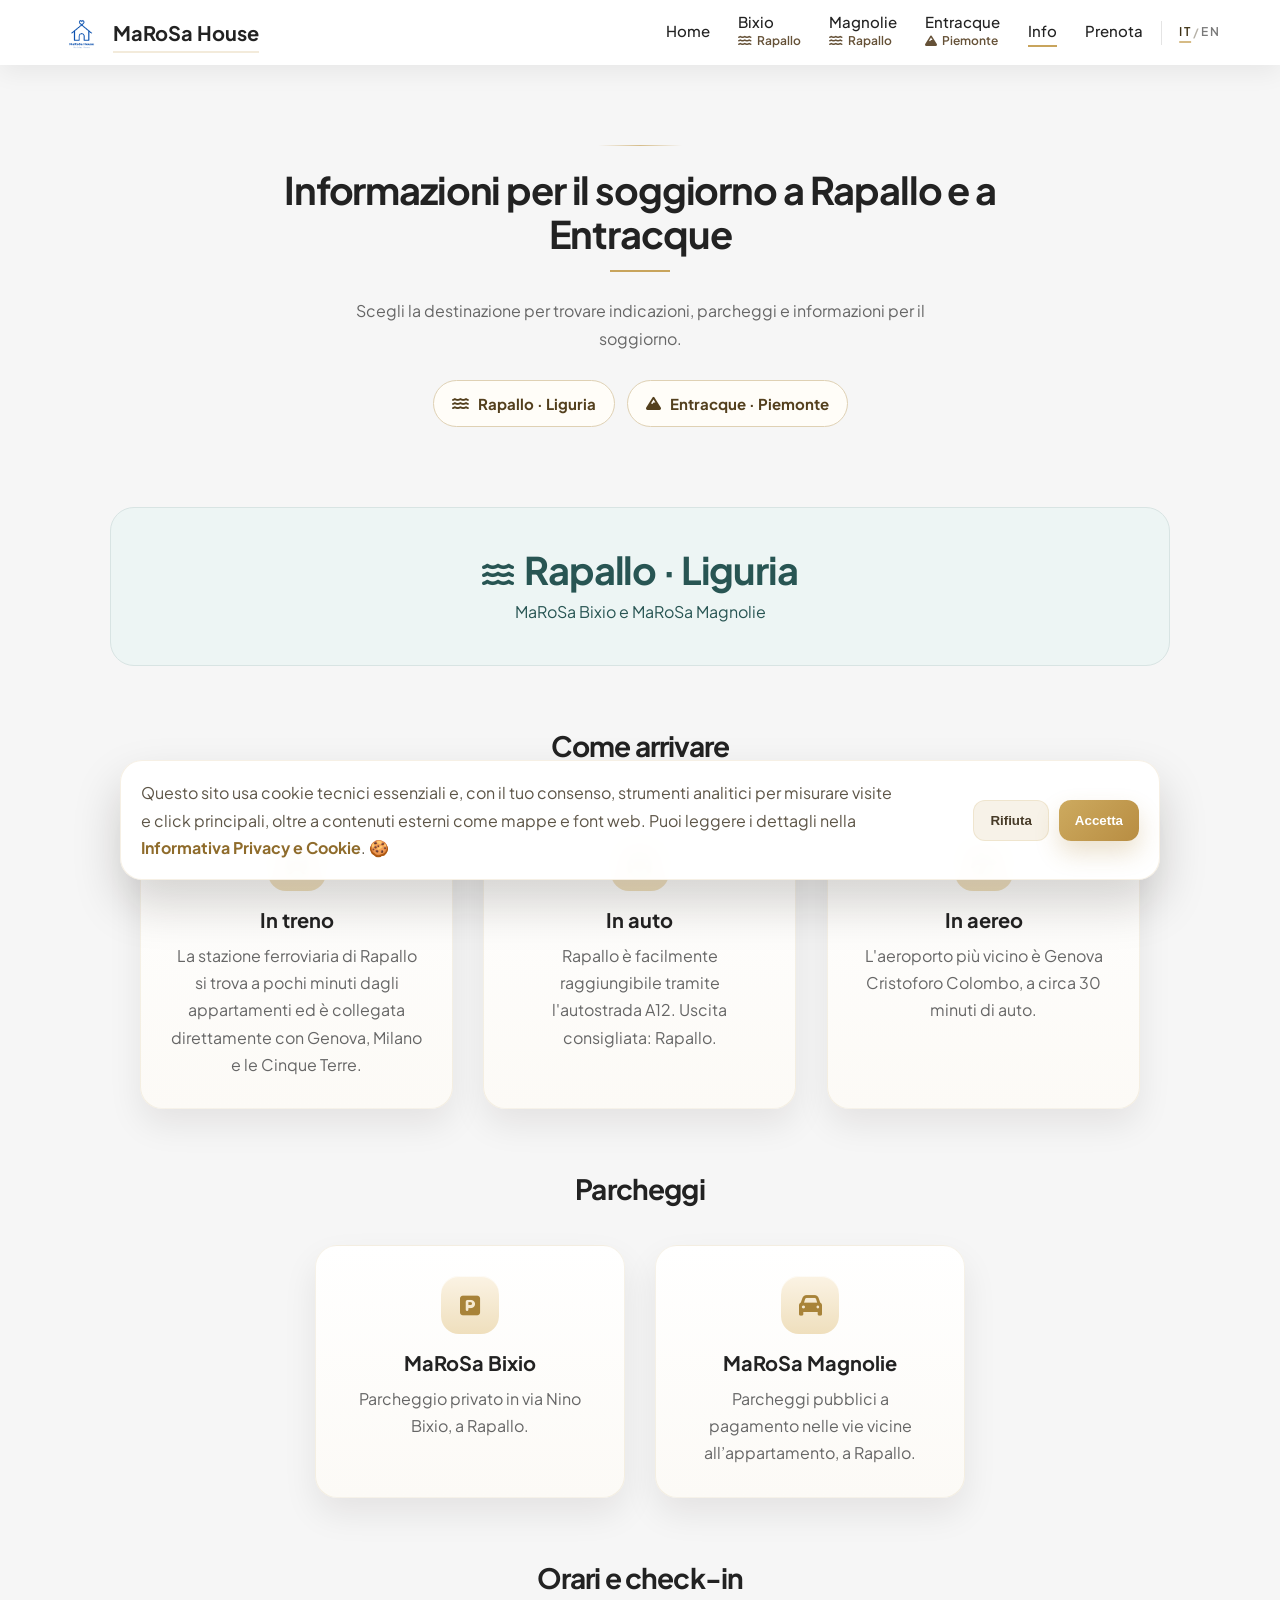
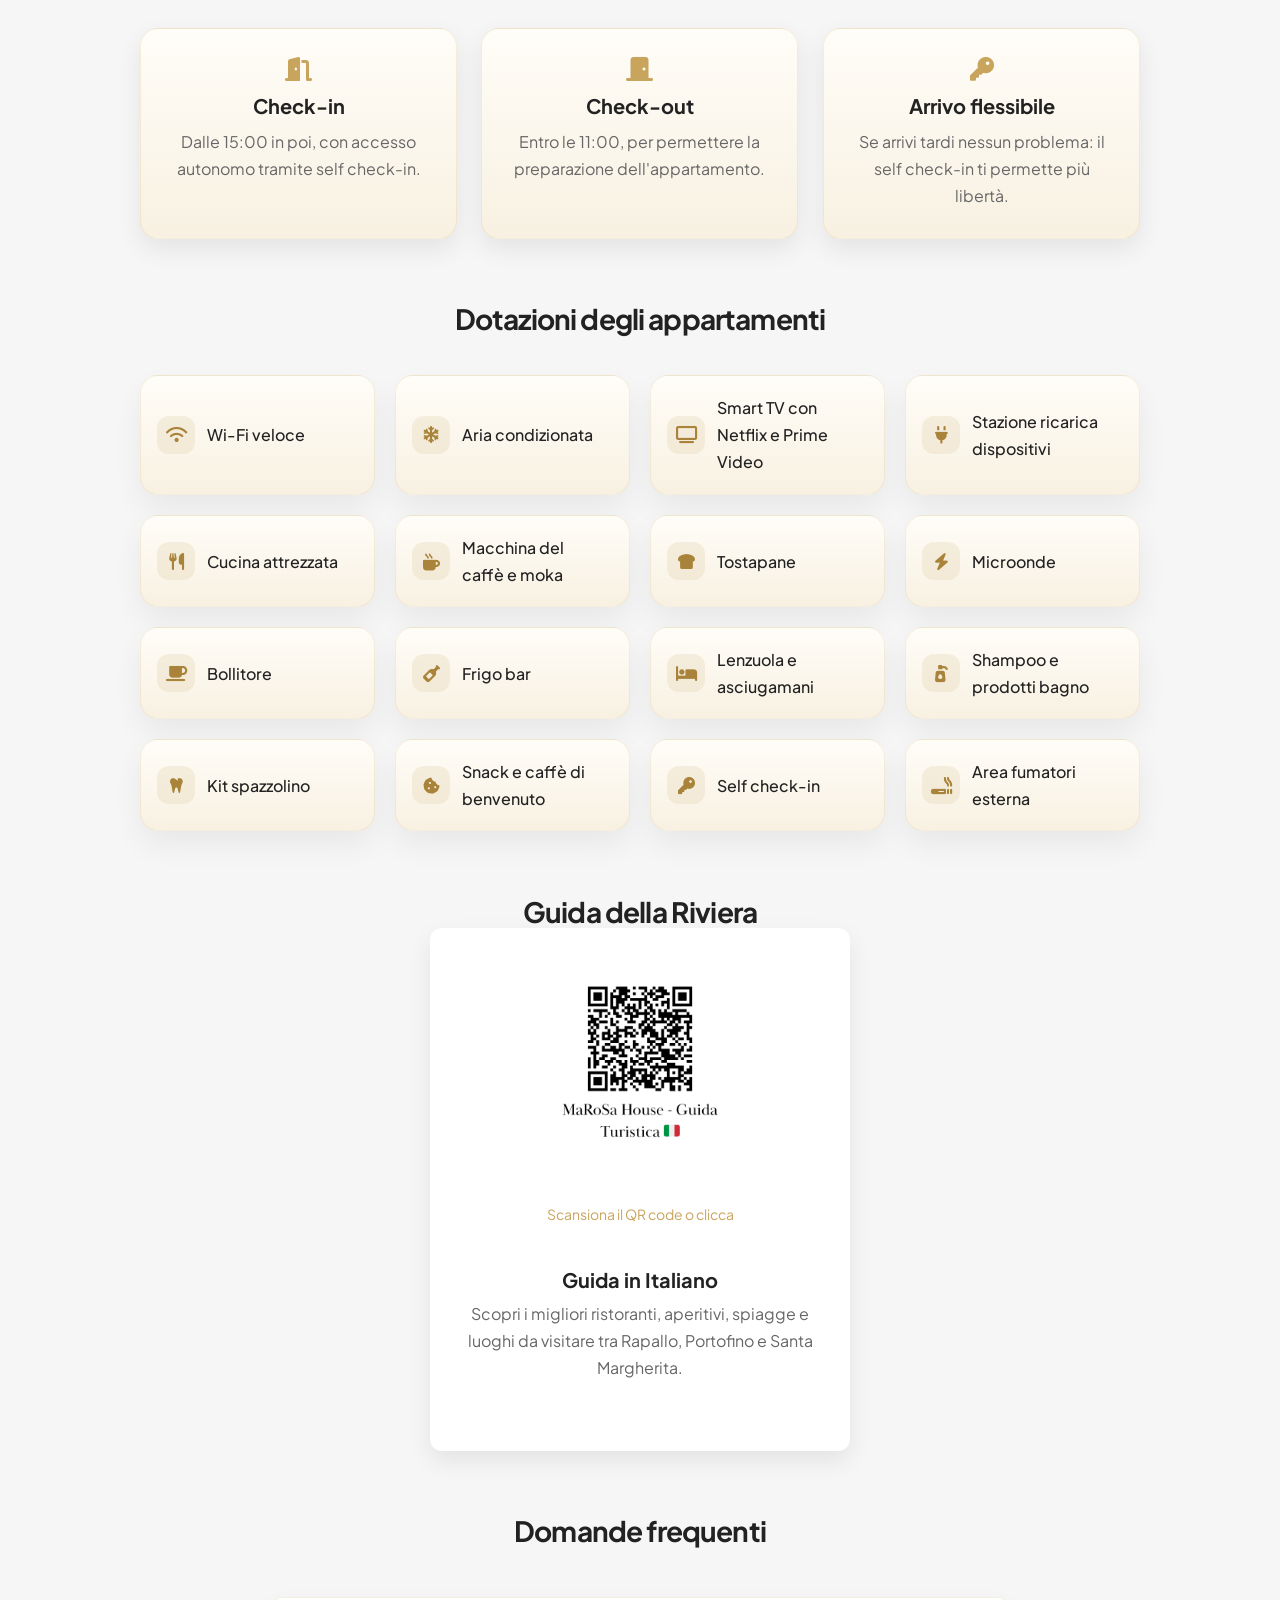
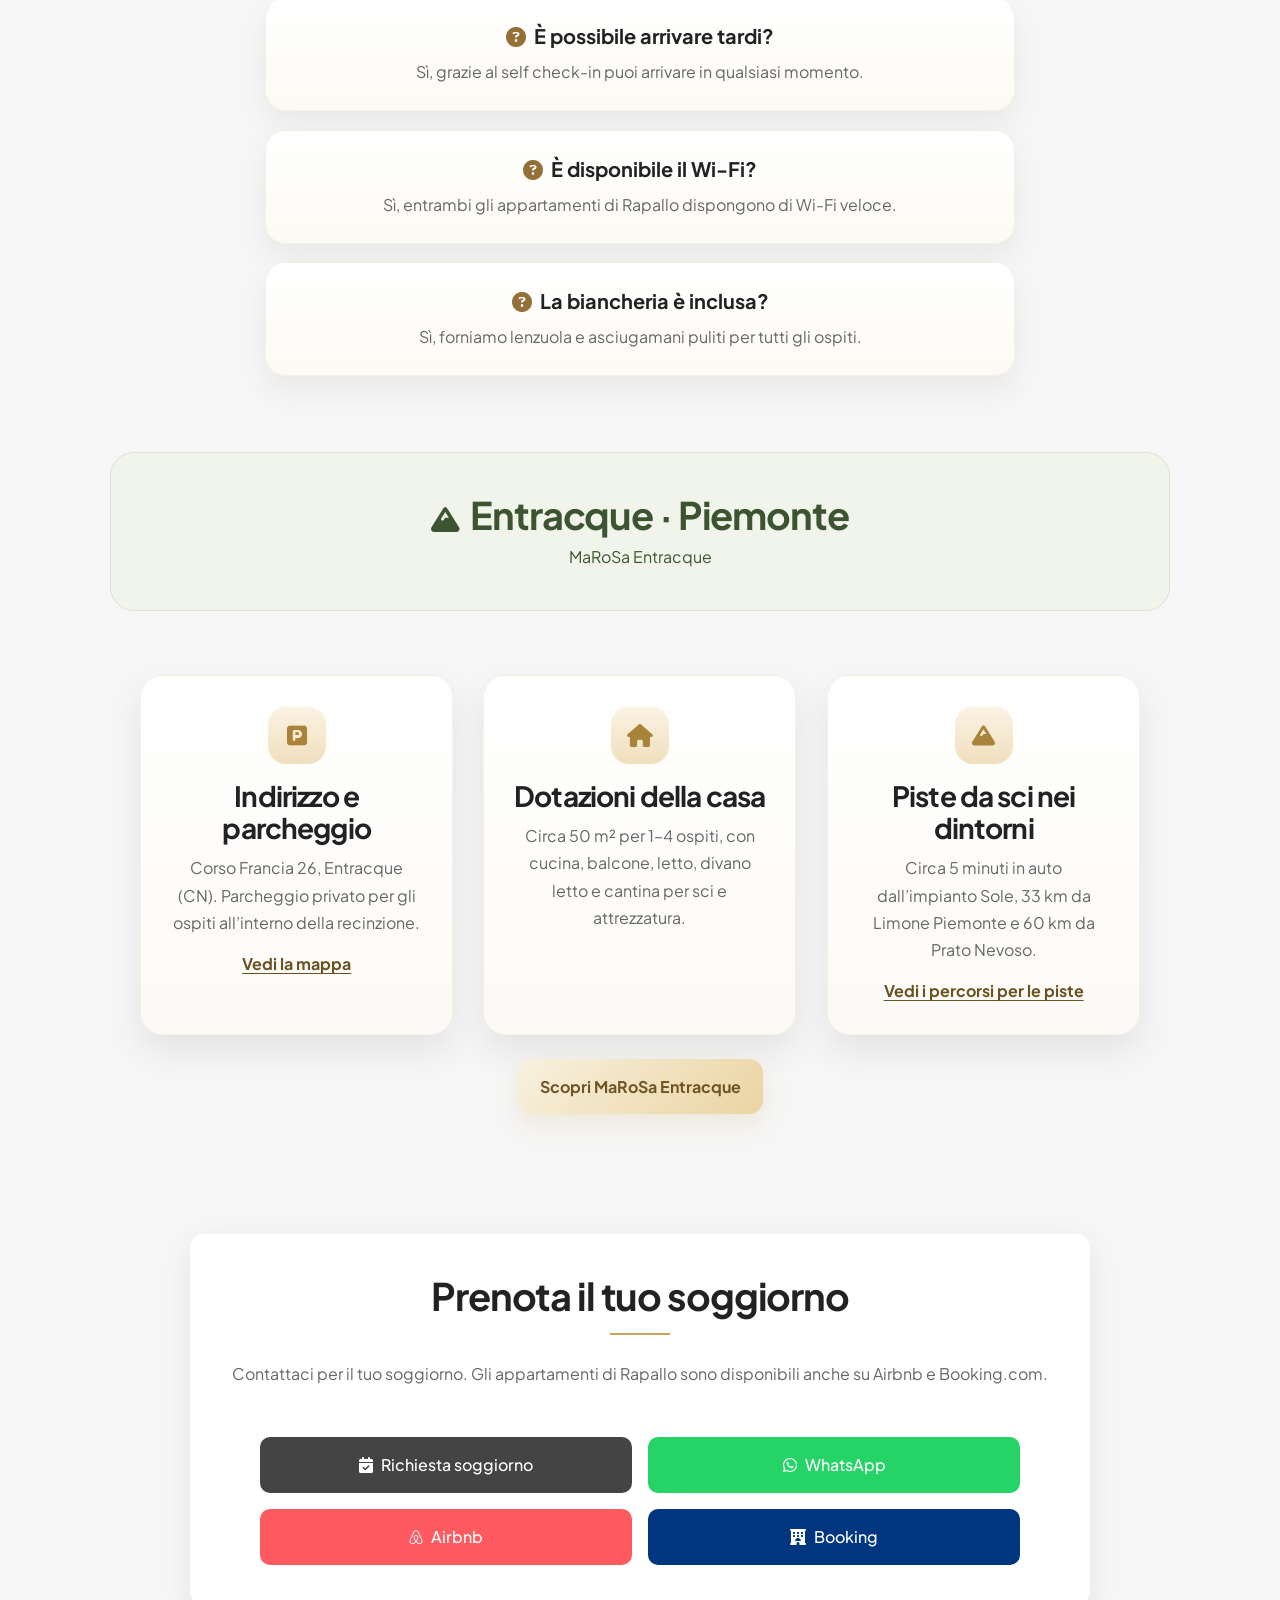
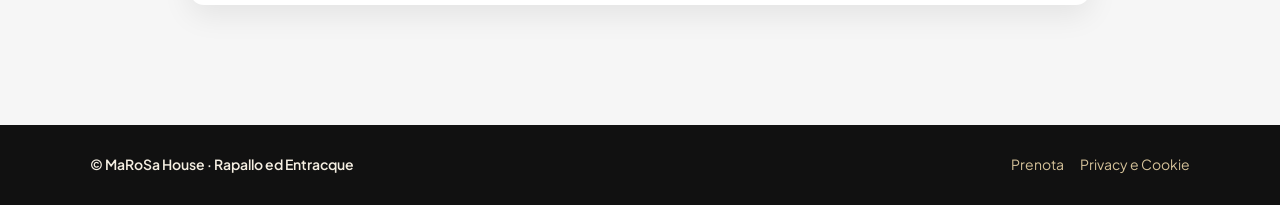
<file: info.html>
<!DOCTYPE html>
<html lang="it">
  <head>
    <meta charset="UTF-8" />
    <meta name="viewport" content="width=device-width, initial-scale=1.0" />

    <title>Informazioni per il soggiorno a Rapallo e a Entracque | MaRoSa House</title>
    <meta
      name="description"
      content="Dotazioni, parcheggi e indicazioni per il soggiorno con MaRoSa House a Rapallo, in Liguria, e a Entracque, in provincia di Cuneo."
    />
    <meta name="robots" content="index, follow, max-image-preview:large" />
    <link rel="canonical" href="https://www.marosahouse.it/info.html" />
    <meta property="og:type" content="website" />
    <meta property="og:site_name" content="MaRoSa House" />
    <meta property="og:url" content="https://www.marosahouse.it/info.html" />
    <meta property="og:title" content="Informazioni per il soggiorno a Rapallo e a Entracque | MaRoSa House" />
    <meta
      property="og:description"
      content="Dotazioni, parcheggi e indicazioni per il soggiorno con MaRoSa House a Rapallo, in Liguria, e a Entracque, in provincia di Cuneo."
    />
    <meta property="og:image" content="https://www.marosahouse.it/img/logo.png" />
    <meta property="og:locale" content="it_IT" />
    <meta name="twitter:card" content="summary_large_image" />
    <meta name="twitter:title" content="Informazioni per il soggiorno a Rapallo e a Entracque | MaRoSa House" />
    <meta
      name="twitter:description"
      content="Dotazioni, parcheggi e indicazioni per il soggiorno con MaRoSa House a Rapallo, in Liguria, e a Entracque, in provincia di Cuneo."
    />
    <meta name="twitter:image" content="https://www.marosahouse.it/img/logo.png" />
    <link rel="alternate" hreflang="it" href="https://www.marosahouse.it/info.html" />
    <link rel="alternate" hreflang="en" href="https://www.marosahouse.it/info-en.html" />
    <link rel="alternate" hreflang="x-default" href="https://www.marosahouse.it/info.html" />
    <link rel="icon" href="img/favicon.png" type="image/png" sizes="96x96" />
    <link rel="apple-touch-icon" href="img/logo.png" />

    <link rel="stylesheet" href="css/base.css" />
    <link rel="stylesheet" href="css/apartments.css" />
    <link rel="stylesheet" href="css/responsive.css" />

    <link rel="preconnect" href="https://fonts.googleapis.com" />
    <link rel="preconnect" href="https://fonts.gstatic.com" crossorigin />

    <link
      href="https://fonts.googleapis.com/css2?family=Plus+Jakarta+Sans:wght@400;500;600;700;800&display=swap"
      rel="stylesheet"
    />

    <link
      rel="stylesheet"
      href="https://cdnjs.cloudflare.com/ajax/libs/font-awesome/6.5.1/css/all.min.css"
    />
  </head>

  <body>
    <a class="skip-link" href="#main-content">Vai al contenuto</a>
    <!-- HEADER -->

    <!-- HEADER -->
    <div class="menu-overlay" id="menu-overlay" aria-hidden="true"></div>
    <header class="header">
      <div class="container header-container">
        <div class="logo">
          <a href="/" class="logo">
            <img
              src="img/logo.png"
              alt=""
              width="1024"
              height="856"
              decoding="async"
            />
            <span>MaRoSa House</span>
          </a>
        </div>

        <div class="header-tools">
          <nav class="nav">
            <a href="/">Home</a>
            <a class="destination-link" href="marosa-bixio.html">
              <span>Bixio</span>
              <small><i class="fa-solid fa-water" aria-hidden="true"></i>Rapallo</small>
            </a>
            <a class="destination-link" href="marosa-magnolie.html">
              <span>Magnolie</span>
              <small><i class="fa-solid fa-water" aria-hidden="true"></i>Rapallo</small>
            </a>
            <a class="destination-link" href="marosa-entracque.html">
              <span>Entracque</span>
              <small><i class="fa-solid fa-mountain" aria-hidden="true"></i>Piemonte</small>
            </a>
          <a class="active" href="info.html">Info</a>
            <a href="prenota.html">Prenota</a>
          </nav>
          <div class="language-switch" aria-label="Selezione lingua">
            <a class="active" href="info.html">IT</a>
            <a href="info-en.html">EN</a>
          </div>
        </div>

        <!-- HAMBURGER -->
        <button type="button" class="menu-toggle" id="menu-toggle" aria-label="Apri menu" aria-haspopup="dialog" aria-controls="mobile-menu" aria-expanded="false"></button>
      </div>
    </header>

    <!-- MOBILE MENU -->
    <div class="mobile-menu" id="mobile-menu" role="dialog" aria-modal="true" aria-label="Navigazione principale">
      <button class="mobile-menu-close" id="mobile-menu-close" aria-label="Chiudi menu">×</button>
      <div class="mobile-menu-language" aria-label="Selezione lingua">
        <a class="active" href="info.html">IT</a>
        <a href="info-en.html">EN</a>
      </div>
      <a href="/">Home</a>
      <a class="destination-link" href="marosa-bixio.html">
        <span>Bixio</span>
        <small><i class="fa-solid fa-water" aria-hidden="true"></i>Rapallo</small>
      </a>
      <a class="destination-link" href="marosa-magnolie.html">
        <span>Magnolie</span>
        <small><i class="fa-solid fa-water" aria-hidden="true"></i>Rapallo</small>
      </a>
      <a class="destination-link" href="marosa-entracque.html">
        <span>Entracque</span>
        <small><i class="fa-solid fa-mountain" aria-hidden="true"></i>Piemonte</small>
      </a>
      <a class="active" href="info.html">Informazioni</a>
      <a href="prenota.html">Prenota</a>
    </div>

    <!-- INTRO -->

    <main id="main-content" tabindex="-1">
    <section class="info-intro">
      <h1>Informazioni per il soggiorno a Rapallo e a Entracque</h1>
      <p>Scegli la destinazione per trovare indicazioni, parcheggi e informazioni per il soggiorno.</p>
      <nav class="info-destination-nav" aria-label="Scegli la destinazione">
        <a href="#info-rapallo"><i class="fa-solid fa-water" aria-hidden="true"></i>Rapallo · Liguria</a>
        <a href="#info-entracque"><i class="fa-solid fa-mountain" aria-hidden="true"></i>Entracque · Piemonte</a>
      </nav>
    </section>

    <section class="info-destination" id="info-rapallo" aria-labelledby="info-rapallo-title">
      <div class="info-destination-heading">
        <h2 id="info-rapallo-title"><i class="fa-solid fa-water" aria-hidden="true"></i> Rapallo · Liguria</h2>
        <p>MaRoSa Bixio e MaRoSa Magnolie</p>
      </div>

      <section class="info-section">
        <h3>Come arrivare</h3>

        <div class="info-grid">
          <div class="info-card">
            <i class="fa-solid fa-train"></i>

            <h4>In treno</h4>

            <p>
              La stazione ferroviaria di Rapallo si trova a pochi minuti dagli
              appartamenti ed è collegata direttamente con Genova, Milano e le
              Cinque Terre.
            </p>
          </div>

          <div class="info-card">
            <i class="fa-solid fa-car"></i>

            <h4>In auto</h4>

            <p>
              Rapallo è facilmente raggiungibile tramite l'autostrada A12. Uscita
              consigliata: Rapallo.
            </p>
          </div>

          <div class="info-card">
            <i class="fa-solid fa-plane"></i>

            <h4>In aereo</h4>

            <p>
              L'aeroporto più vicino è Genova Cristoforo Colombo, a circa 30
              minuti di auto.
            </p>
          </div>
        </div>
      </section>

      <section class="info-section">
        <h3>Parcheggi</h3>

        <div class="info-grid info-grid--parking">
          <div class="info-card">
            <i class="fa-solid fa-square-parking" aria-hidden="true"></i>
            <h4>MaRoSa Bixio</h4>
            <p>Parcheggio privato in via Nino Bixio, a Rapallo.</p>
          </div>

          <div class="info-card">
            <i class="fa-solid fa-car" aria-hidden="true"></i>
            <h4>MaRoSa Magnolie</h4>
            <p>Parcheggi pubblici a pagamento nelle vie vicine all’appartamento, a Rapallo.</p>
          </div>
        </div>
      </section>

      <section class="info-section stay-times">
        <h3>Orari e check-in</h3>
        <div class="stay-times-grid">
          <div class="stay-times-card">
            <i class="fa-solid fa-door-open"></i>
            <h4>Check-in</h4>
            <p>Dalle 15:00 in poi, con accesso autonomo tramite self check-in.</p>
          </div>
          <div class="stay-times-card">
            <i class="fa-solid fa-door-closed"></i>
            <h4>Check-out</h4>
            <p>Entro le 11:00, per permettere la preparazione dell'appartamento.</p>
          </div>
          <div class="stay-times-card">
            <i class="fa-solid fa-key"></i>
            <h4>Arrivo flessibile</h4>
            <p>Se arrivi tardi nessun problema: il self check-in ti permette più libertà.</p>
          </div>
        </div>
      </section>

      <section class="info-section">
        <h3>Dotazioni degli appartamenti</h3>

        <div
          class="amenities-grid"
          data-show-all-label="Vedi tutte le 16 dotazioni"
          data-show-less-label="Mostra meno"
        >
          <div class="amenity">
            <i class="fa-solid fa-wifi"></i>
            <span>Wi-Fi veloce</span>
          </div>

          <div class="amenity">
            <i class="fa-solid fa-snowflake"></i>
            <span>Aria condizionata</span>
          </div>

          <div class="amenity">
            <i class="fa-solid fa-tv"></i>
            <span>Smart TV con Netflix e Prime Video</span>
          </div>

          <div class="amenity">
            <i class="fa-solid fa-plug"></i>
            <span>Stazione ricarica dispositivi</span>
          </div>

          <div class="amenity">
            <i class="fa-solid fa-utensils"></i>
            <span>Cucina attrezzata</span>
          </div>

          <div class="amenity">
            <i class="fa-solid fa-mug-hot"></i>
            <span>Macchina del caffè e moka</span>
          </div>

          <div class="amenity">
            <i class="fa-solid fa-bread-slice"></i>
            <span>Tostapane</span>
          </div>

          <div class="amenity">
            <i class="fa-solid fa-bolt"></i>
            <span>Microonde</span>
          </div>

          <div class="amenity">
            <i class="fa-solid fa-mug-saucer"></i>
            <span>Bollitore</span>
          </div>

          <div class="amenity">
            <i class="fa-solid fa-wine-bottle"></i>
            <span>Frigo bar</span>
          </div>

          <div class="amenity">
            <i class="fa-solid fa-bed"></i>
            <span>Lenzuola e asciugamani</span>
          </div>

          <div class="amenity">
            <i class="fa-solid fa-pump-soap"></i>
            <span>Shampoo e prodotti bagno</span>
          </div>

          <div class="amenity">
            <i class="fa-solid fa-tooth"></i>
            <span>Kit spazzolino</span>
          </div>

          <div class="amenity">
            <i class="fa-solid fa-cookie-bite"></i>
            <span>Snack e caffè di benvenuto</span>
          </div>

          <div class="amenity">
            <i class="fa-solid fa-key"></i>
            <span>Self check-in</span>
          </div>

          <div class="amenity">
            <i class="fa-solid fa-smoking"></i>
            <span>Area fumatori esterna</span>
          </div>
        </div>
      </section>

      <section class="guides info-section">
        <h3>Guida della Riviera</h3>
        <div class="guides-grid single-guide">
          <a href="pdf/guida-riviera-ita.pdf" target="_blank" rel="noopener noreferrer" class="guide-card">
            <img
              src="img/Qrcode/guida_ita.png"
              alt="Guida della Riviera in italiano"
              width="600"
              height="600"
              loading="lazy"
              decoding="async"
            />
            <p class="scan-text">Scansiona il QR code o clicca</p>
            <h4>Guida in Italiano</h4>
            <p>Scopri i migliori ristoranti, aperitivi, spiagge e luoghi da visitare tra Rapallo, Portofino e Santa Margherita.</p>
          </a>
        </div>
      </section>

      <section class="info-section">
        <h3>Domande frequenti</h3>

        <div class="faq">
          <div class="faq-item">
            <h4>
              <i class="fa-solid fa-circle-question"></i>È possibile arrivare
              tardi?
            </h4>

            <p>Sì, grazie al self check-in puoi arrivare in qualsiasi momento.</p>
          </div>

          <div class="faq-item">
            <h4>
              <i class="fa-solid fa-circle-question"></i>È disponibile il Wi-Fi?
            </h4>

            <p>
              Sì, entrambi gli appartamenti di Rapallo dispongono di Wi-Fi veloce.
            </p>
          </div>

          <div class="faq-item">
            <h4>
              <i class="fa-solid fa-circle-question"></i>La biancheria è inclusa?
            </h4>

            <p>
              Sì, forniamo lenzuola e asciugamani puliti per tutti gli ospiti.
            </p>
          </div>
        </div>
      </section>
    </section>

    <section class="info-destination info-destination--mountains" id="info-entracque" aria-labelledby="info-entracque-title">
      <div class="info-destination-heading">
        <h2 id="info-entracque-title"><i class="fa-solid fa-mountain" aria-hidden="true"></i> Entracque · Piemonte</h2>
        <p>MaRoSa Entracque</p>
      </div>
      <div class="info-section">
        <div class="info-grid">
          <article class="info-card">
            <i class="fa-solid fa-square-parking" aria-hidden="true"></i>
            <h3>Indirizzo e parcheggio</h3>
            <p>Corso Francia 26, Entracque (CN). Parcheggio privato per gli ospiti all’interno della recinzione.</p>
            <a class="info-card-link" href="marosa-entracque.html#mappa">Vedi la mappa</a>
          </article>
          <article class="info-card">
            <i class="fa-solid fa-house" aria-hidden="true"></i>
            <h3>Dotazioni della casa</h3>
            <p>Circa 50 m² per 1–4 ospiti, con cucina, balcone, letto, divano letto e cantina per sci e attrezzatura.</p>
          </article>
          <article class="info-card">
            <i class="fa-solid fa-mountain" aria-hidden="true"></i>
            <h3>Piste da sci nei dintorni</h3>
            <p>Circa 5 minuti in auto dall’impianto Sole, 33 km da Limone Piemonte e 60 km da Prato Nevoso.</p>
            <a class="info-card-link" href="marosa-entracque.html#sci">Vedi i percorsi per le piste</a>
          </article>
        </div>
        <a class="map-cta" href="marosa-entracque.html">Scopri MaRoSa Entracque</a>
      </div>
    </section>

    <section class="booking">
      <h2>Prenota il tuo soggiorno</h2>

      <p>Contattaci per il tuo soggiorno. Gli appartamenti di Rapallo sono disponibili anche su Airbnb e Booking.com.</p>

      <div class="booking-buttons">
        <a class="btn email" href="prenota.html">
          <i class="fa-solid fa-calendar-check"></i> Richiesta soggiorno
        </a>

        <a class="btn whatsapp" href="https://wa.me/393383232007" target="_blank" rel="noopener noreferrer">
          <i class="fa-brands fa-whatsapp"></i> WhatsApp
        </a>

        <a class="btn airbnb" href="https://www.airbnb.com/rooms/1637753276156157006" target="_blank" rel="noopener noreferrer">
          <i class="fa-brands fa-airbnb"></i> Airbnb
        </a>

        <a class="btn booking-btn" href="https://www.booking.com/hotel/it/marosa-rapallo.it.html" target="_blank" rel="noopener noreferrer">
          <i class="fa-solid fa-hotel"></i> Booking
        </a>
      </div>
    </section>
    </main>

    <footer class="footer">
      <div class="footer-inner">
        <div class="footer-brand">© MaRoSa House · Rapallo ed Entracque</div>
        <div class="footer-links">
          <a href="prenota.html">Prenota</a>
          <a href="privacy-cookie.html">Privacy e Cookie</a>
        </div>
      </div>
    </footer>
    <div class="cookie-banner" id="cookie-banner">
      <p>
        Questo sito usa cookie tecnici essenziali e, con il tuo consenso,
        strumenti analitici per misurare visite e click principali, oltre a
        contenuti esterni come mappe e font web. Puoi leggere i dettagli nella
        <a href="privacy-cookie.html">Informativa Privacy e Cookie</a>.
      </p>
      <div class="cookie-banner-actions">
        <button class="cookie-btn reject" id="cookie-reject">Rifiuta</button>
        <button class="cookie-btn accept" id="cookie-accept">Accetta</button>
      </div>
    </div>
    <script src="js/analytics-config.js"></script>
    <script src="js/analytics.js"></script>
    <script src="js/cookie-consent.js"></script>
    <script src="js/amenities-toggle.js"></script>
    <script src="js/reveal-animations.js"></script>
    <script src="js/sidebar.js"></script>
  </body>
</html>
</file>
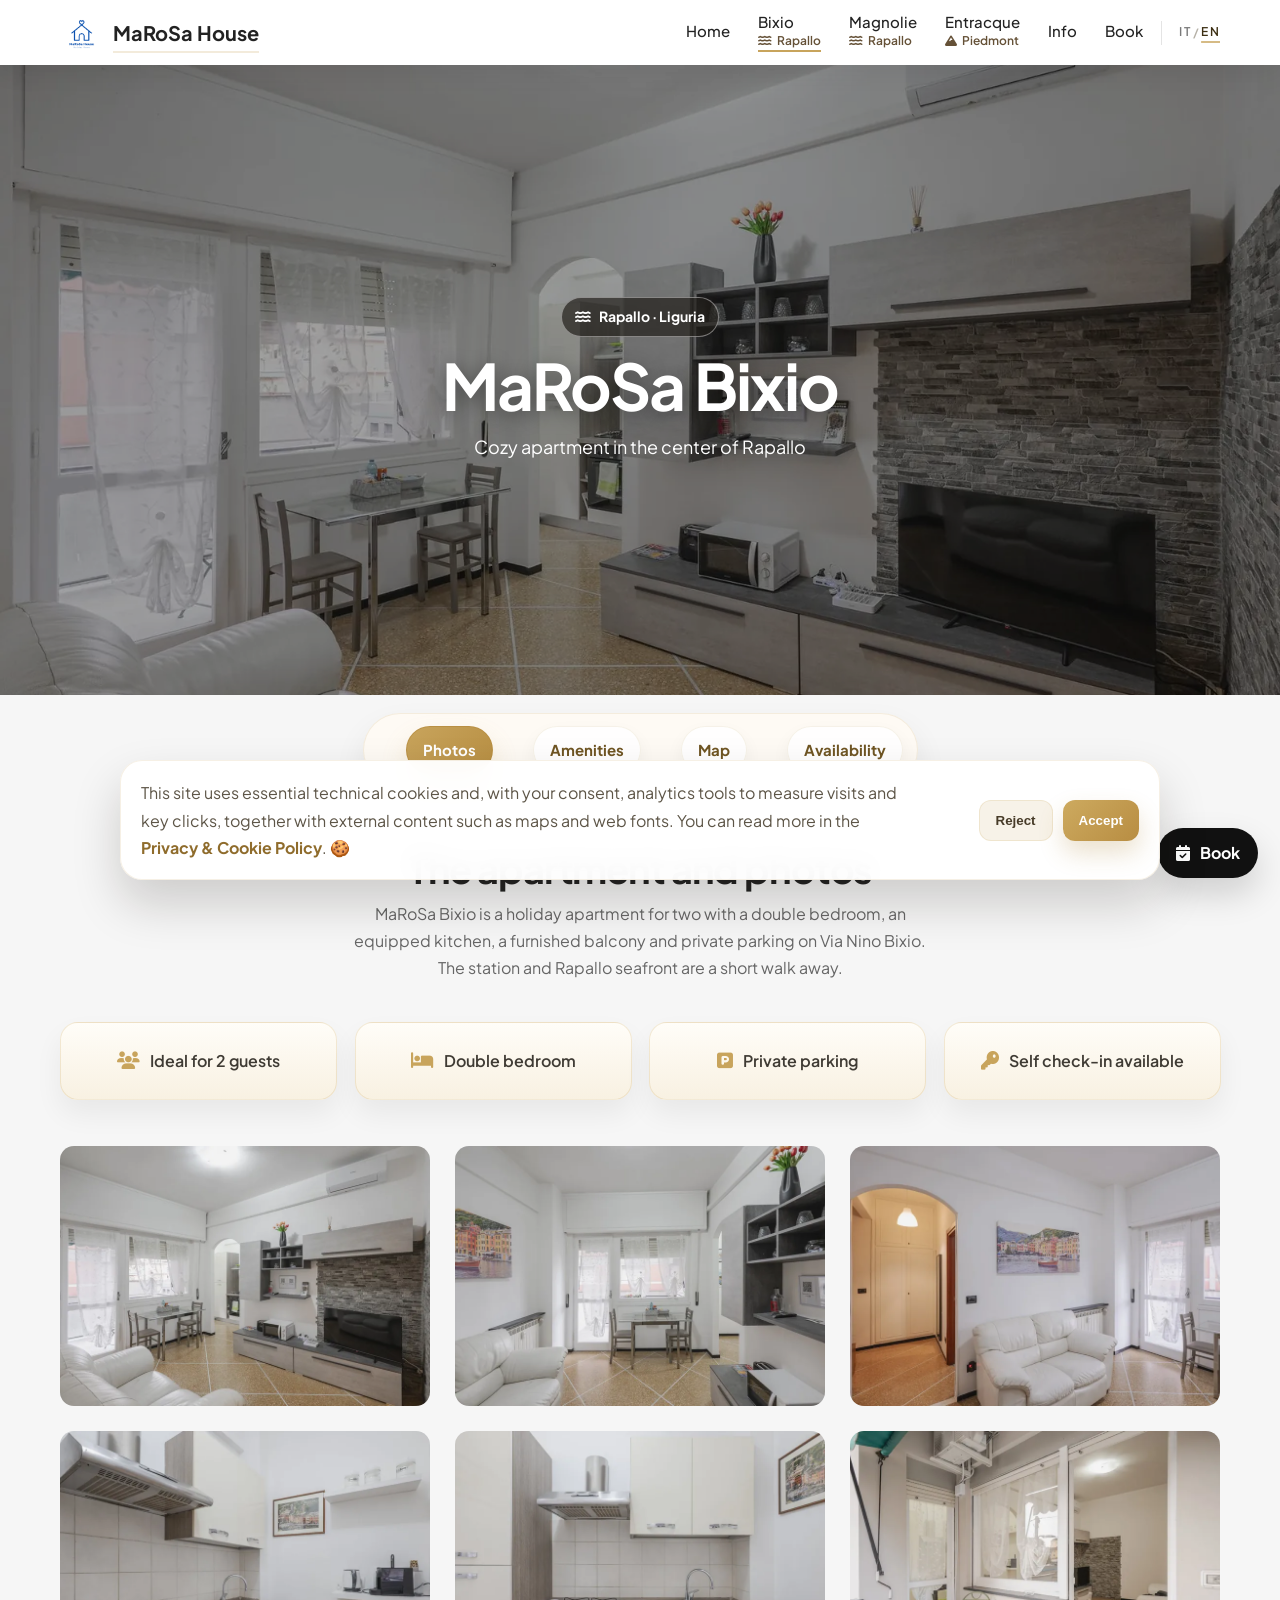
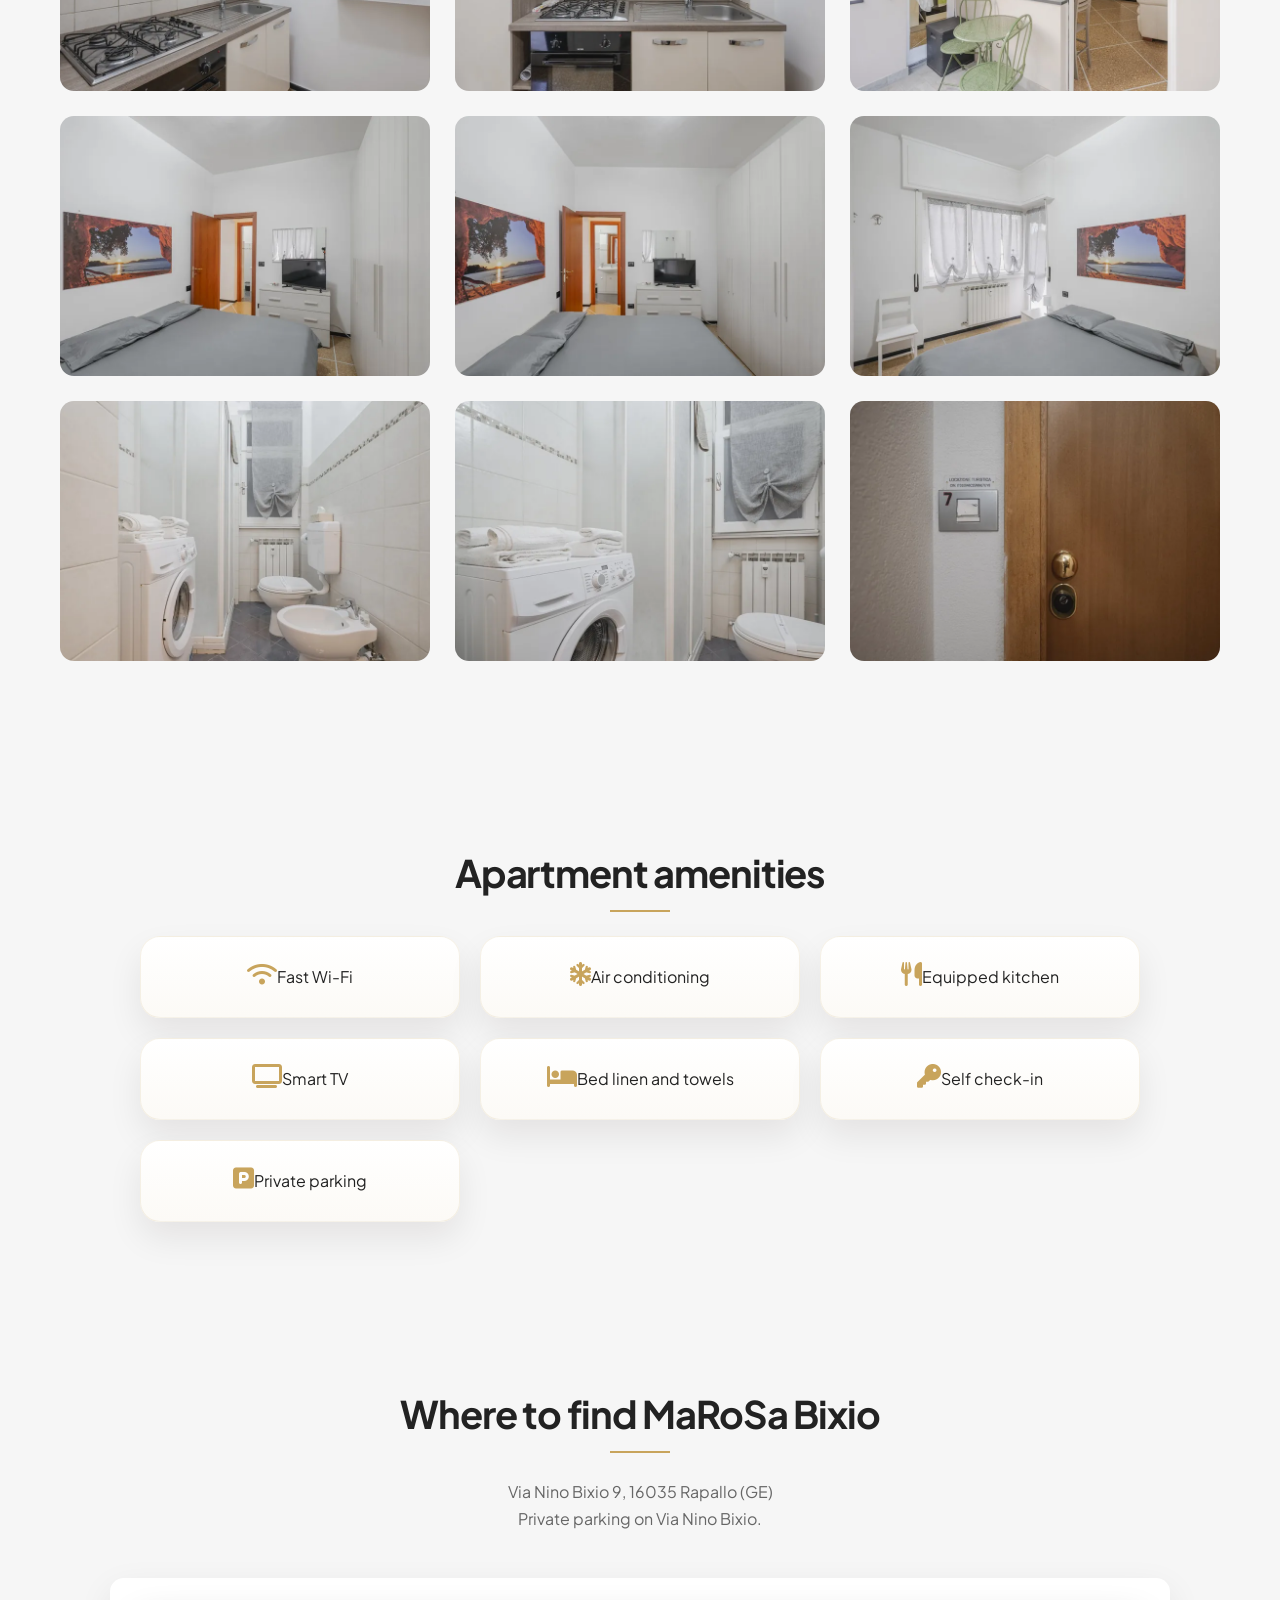
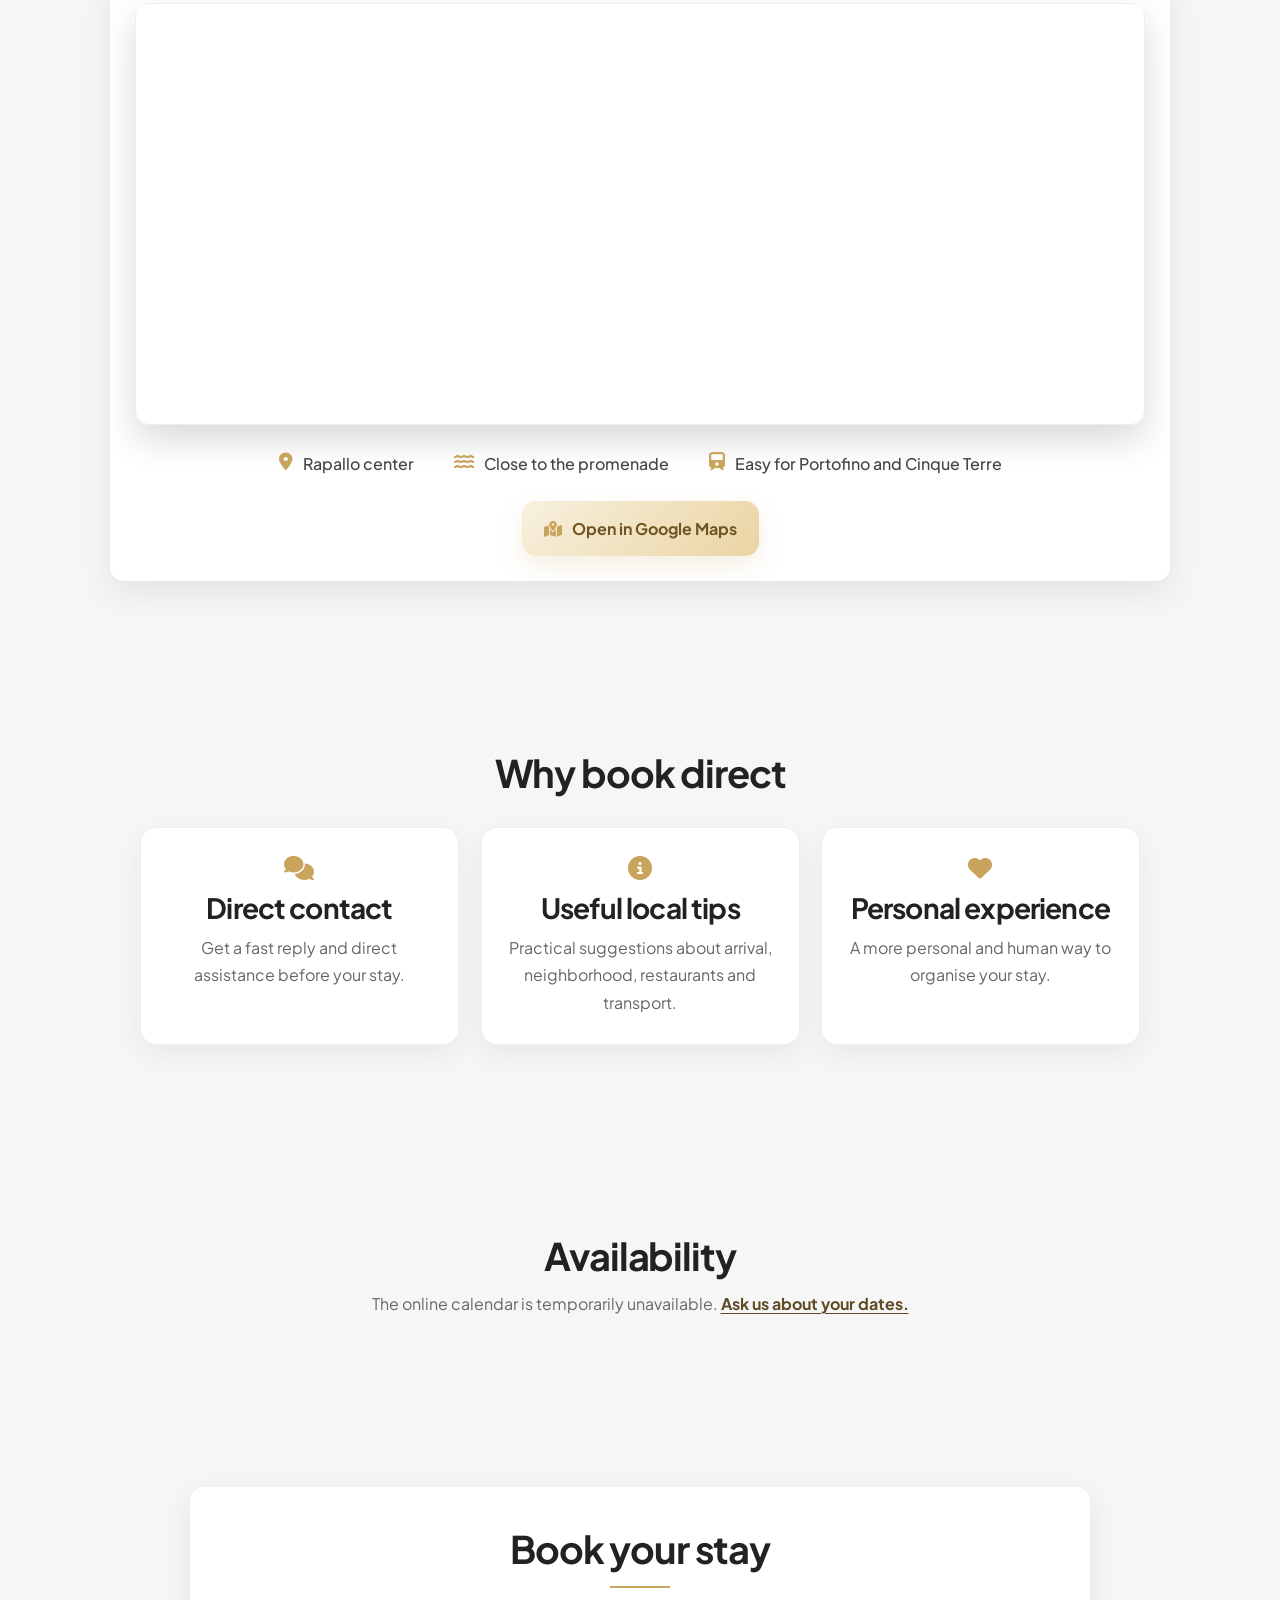
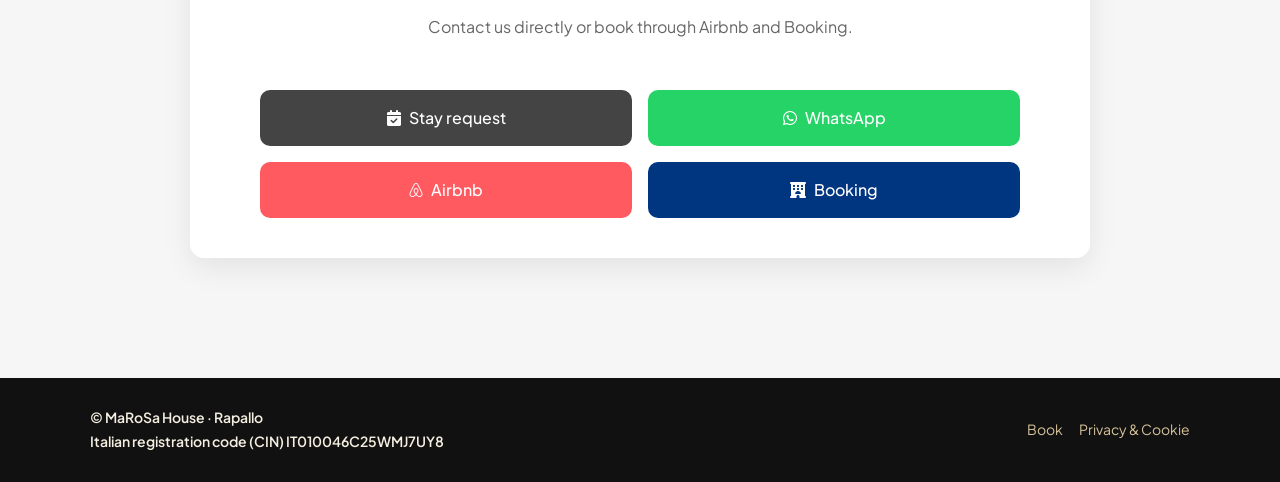
<file: marosa-bixio-en.html>
<!DOCTYPE html>
<html lang="en">
  <head>
    <meta charset="UTF-8" />
    <meta name="viewport" content="width=device-width, initial-scale=1.0" />
    <title>MaRoSa Bixio | Holiday apartment for two in Rapallo</title>
    <meta
      name="description"
      content="MaRoSa Bixio is a holiday apartment for two in Rapallo with a balcony and private parking on Via Nino Bixio, a short walk from the station and seafront."
    />
    <meta name="robots" content="index, follow, max-image-preview:large" />
    <link rel="canonical" href="https://www.marosahouse.it/marosa-bixio-en.html" />
    <meta property="og:type" content="website" />
    <meta property="og:site_name" content="MaRoSa House" />
    <meta property="og:url" content="https://www.marosahouse.it/marosa-bixio-en.html" />
    <meta property="og:title" content="MaRoSa Bixio | Holiday apartment for two in Rapallo" />
    <meta
      property="og:description"
      content="MaRoSa Bixio is a holiday apartment for two in Rapallo with a balcony and private parking on Via Nino Bixio, a short walk from the station and seafront."
    />
    <meta property="og:image" content="https://www.marosahouse.it/img/Bixio/complete-set/bixio-livingroom-01.jpg" />
    <meta property="og:image:width" content="1800" />
    <meta property="og:image:height" content="1198" />
    <meta property="og:image:alt" content="MaRoSa Bixio living room in Rapallo" />
    <meta property="og:locale" content="en_GB" />
    <meta property="og:locale:alternate" content="it_IT" />
    <meta name="twitter:card" content="summary_large_image" />
    <meta name="twitter:title" content="MaRoSa Bixio | Holiday apartment for two in Rapallo" />
    <meta
      name="twitter:description"
      content="MaRoSa Bixio is a holiday apartment for two in Rapallo with a balcony and private parking on Via Nino Bixio, a short walk from the station and seafront."
    />
    <meta name="twitter:image" content="https://www.marosahouse.it/img/Bixio/complete-set/bixio-livingroom-01.jpg" />
    <script type="application/ld+json">
      {
        "@context": "https://schema.org",
        "@graph": [
          {
            "@type": "WebPage",
            "@id": "https://www.marosahouse.it/marosa-bixio-en.html#webpage",
            "url": "https://www.marosahouse.it/marosa-bixio-en.html",
            "name": "MaRoSa Bixio | Holiday apartment for two in Rapallo",
            "description": "MaRoSa Bixio is a holiday apartment for two in Rapallo with a balcony and private parking on Via Nino Bixio, a short walk from the station and seafront.",
            "inLanguage": "en",
            "isPartOf": {
              "@id": "https://www.marosahouse.it/#website"
            },
            "publisher": {
              "@id": "https://www.marosahouse.it/#organization"
            },
            "mainEntity": {
              "@id": "https://www.marosahouse.it/marosa-bixio.html#apartment"
            }
          },
          {
            "@type": "Apartment",
            "@id": "https://www.marosahouse.it/marosa-bixio.html#apartment",
            "name": "MaRoSa Bixio",
            "description": "MaRoSa Bixio is a holiday apartment for two with a double bedroom, an equipped kitchen, a furnished balcony and private parking on Via Nino Bixio. The station and Rapallo seafront are a short walk away.",
            "image": [
              "https://www.marosahouse.it/img/Bixio/complete-set/bixio-livingroom-01.jpg",
              "https://www.marosahouse.it/img/Bixio/complete-set/bixio-bedroom-03.jpg",
              "https://www.marosahouse.it/img/Bixio/complete-set/bixio-kitchen-03.jpg",
              "https://www.marosahouse.it/img/Bixio/complete-set/bixio-bathroom-02.jpg"
            ],
            "address": {
              "@type": "PostalAddress",
              "streetAddress": "Via Nino Bixio 9",
              "addressLocality": "Rapallo",
              "postalCode": "16035",
              "addressRegion": "Liguria",
              "addressCountry": "IT"
            },
            "identifier": {
              "@type": "PropertyValue",
              "propertyID": "CIN",
              "value": "IT010046C25WMJ7UY8"
            },
            "numberOfBedrooms": 1,
            "numberOfBathroomsTotal": 1,
            "sameAs": [
              "https://www.airbnb.com/rooms/1370215212202187719",
              "https://www.booking.com/hotel/it/marosa-rapallo.html"
            ],
            "occupancy": {
              "@type": "QuantitativeValue",
              "maxValue": 2
            }
          }
        ]
      }
    </script>
    <link rel="alternate" hreflang="it" href="https://www.marosahouse.it/marosa-bixio.html" />
    <link rel="alternate" hreflang="en" href="https://www.marosahouse.it/marosa-bixio-en.html" />
    <link rel="alternate" hreflang="x-default" href="https://www.marosahouse.it/marosa-bixio.html" />
    <link rel="icon" href="img/favicon.png" type="image/png" sizes="96x96" />
    <link rel="apple-touch-icon" href="img/logo.png" />
    <link rel="stylesheet" href="css/base.css" />
    <link rel="stylesheet" href="css/apartments.css" />
    <link rel="stylesheet" href="css/responsive.css" />
    <link
      rel="stylesheet"
      href="https://cdnjs.cloudflare.com/ajax/libs/font-awesome/6.5.0/css/all.min.css"
    />
    <link
      href="https://fonts.googleapis.com/css2?family=Plus+Jakarta+Sans:wght@400;500;600;700;800&display=swap"
      rel="stylesheet"
    />
  </head>
  <body class="has-mobile-cta">
    <a class="skip-link" href="#main-content">Skip to content</a>
    <div class="menu-overlay" id="menu-overlay" aria-hidden="true"></div>
    <header class="header">
      <div class="container header-container">
        <a href="index-en.html" class="logo">
          <img src="img/logo.png" alt="" />
          <span>MaRoSa House</span>
        </a>
        <div class="header-tools">
          <nav class="nav">
            <a href="index-en.html">Home</a>
            <a class="destination-link active" href="marosa-bixio-en.html">
              <span>Bixio</span>
              <small><i class="fa-solid fa-water" aria-hidden="true"></i>Rapallo</small>
            </a>
            <a class="destination-link" href="marosa-magnolie-en.html">
              <span>Magnolie</span>
              <small><i class="fa-solid fa-water" aria-hidden="true"></i>Rapallo</small>
            </a>
            <a class="destination-link" href="marosa-entracque-en.html">
              <span>Entracque</span>
              <small><i class="fa-solid fa-mountain" aria-hidden="true"></i>Piedmont</small>
            </a>
            <a href="info-en.html">Info</a>
            <a href="prenota-en.html">Book</a>
          </nav>
          <div class="language-switch" aria-label="Language selector">
            <a href="marosa-bixio.html">IT</a>
            <a class="active" href="marosa-bixio-en.html">EN</a>
          </div>
        </div>
        <button type="button" class="menu-toggle" id="menu-toggle" aria-label="Open menu" aria-haspopup="dialog" aria-controls="mobile-menu" aria-expanded="false"></button>
      </div>
    </header>
    <div class="mobile-menu" id="mobile-menu" role="dialog" aria-modal="true" aria-label="Main navigation">
      <button class="mobile-menu-close" id="mobile-menu-close" aria-label="Close menu">×</button>
      <div class="mobile-menu-language" aria-label="Language selector">
        <a href="marosa-bixio.html">IT</a>
        <a class="active" href="marosa-bixio-en.html">EN</a>
      </div>
      <a href="index-en.html">Home</a>
      <a class="destination-link active" href="marosa-bixio-en.html">
        <span>Bixio</span>
        <small><i class="fa-solid fa-water" aria-hidden="true"></i>Rapallo</small>
      </a>
      <a class="destination-link" href="marosa-magnolie-en.html">
        <span>Magnolie</span>
        <small><i class="fa-solid fa-water" aria-hidden="true"></i>Rapallo</small>
      </a>
      <a class="destination-link" href="marosa-entracque-en.html">
        <span>Entracque</span>
        <small><i class="fa-solid fa-mountain" aria-hidden="true"></i>Piedmont</small>
      </a>
      <a href="info-en.html">Info</a>
      <a href="prenota-en.html">Book</a>
    </div>

    <main id="main-content" tabindex="-1">
    <section class="hero-apartment">
      <img
        class="hero-photo"
        src="img/Bixio/bixio-livingroom1.jpg"
        srcset="img/Bixio/bixio-livingroom1-800.webp 800w, img/Bixio/bixio-livingroom1-1600.webp 1600w"
        sizes="100vw"
        width="1800"
        height="1198"
        fetchpriority="high"
        alt="Living room at MaRoSa Bixio in Rapallo"
      />
      <div>
        <span class="hero-destination"><i class="fa-solid fa-water" aria-hidden="true"></i>Rapallo · Liguria</span>
        <h1>MaRoSa Bixio</h1>
        <p>Cozy apartment in the center of Rapallo</p>
      </div>
    </section>

    <nav class="apartment-anchors" aria-label="Quick apartment navigation">
      <a href="#foto">Photos</a>
      <a href="#servizi">Amenities</a>
      <a href="#mappa">Map</a>
      <a href="#disponibilita">Availability</a>
    </nav>

    <section class="apartment" id="foto">
      <h2>The apartment and photos</h2>
      <p>MaRoSa Bixio is a holiday apartment for two with a double bedroom, an equipped kitchen, a furnished balcony and private parking on Via Nino Bixio. The station and Rapallo seafront are a short walk away.</p>
      <div class="quick-info">
        <div class="quick-info-item"><i class="fa-solid fa-users"></i><span>Ideal for 2 guests</span></div>
        <div class="quick-info-item"><i class="fa-solid fa-bed"></i><span>Double bedroom</span></div>
        <div class="quick-info-item"><i class="fa-solid fa-square-parking" aria-hidden="true"></i><span>Private parking</span></div>
        <div class="quick-info-item"><i class="fa-solid fa-key"></i><span>Self check-in available</span></div>
      </div>
      <div class="gallery">
        <img src="img/Bixio/complete-set/bixio-livingroom-01.jpg" srcset="img/Bixio/bixio-livingroom1-800.webp 800w, img/Bixio/complete-set/bixio-livingroom-01.jpg 1800w" sizes="(max-width: 768px) calc(100vw - 64px), (max-width: 1180px) 46vw, 410px" width="1800" height="1198" decoding="async" alt="MaRoSa Bixio living room" loading="lazy" />
        <img src="img/Bixio/complete-set/bixio-livingroom-02.jpg" srcset="img/Bixio/bixio-livingroom2-800.webp 800w, img/Bixio/complete-set/bixio-livingroom-02.jpg 1800w" sizes="(max-width: 768px) calc(100vw - 64px), (max-width: 1180px) 46vw, 410px" width="1800" height="1198" decoding="async" alt="MaRoSa Bixio lounge" loading="lazy" />
        <img src="img/Bixio/complete-set/bixio-livingroom-03.jpg" srcset="img/Bixio/complete-set/bixio-livingroom-03-800.webp 800w, img/Bixio/complete-set/bixio-livingroom-03.jpg 1800w" sizes="(max-width: 768px) calc(100vw - 64px), (max-width: 1180px) 46vw, 410px" width="1800" height="1198" decoding="async" alt="MaRoSa Bixio living room detail" loading="lazy" />
        <img src="img/Bixio/complete-set/bixio-kitchen-03.jpg" srcset="img/Bixio/complete-set/bixio-kitchen-03-800.webp 800w, img/Bixio/complete-set/bixio-kitchen-03.jpg 1800w" sizes="(max-width: 768px) calc(100vw - 64px), (max-width: 1180px) 46vw, 410px" width="1800" height="1197" decoding="async" alt="MaRoSa Bixio kitchen detail" loading="lazy" />
        <img src="img/Bixio/complete-set/bixio-kitchen-02.jpg" srcset="img/Bixio/complete-set/bixio-kitchen-02-800.webp 800w, img/Bixio/complete-set/bixio-kitchen-02.jpg 1800w" sizes="(max-width: 768px) calc(100vw - 64px), (max-width: 1180px) 46vw, 410px" width="1800" height="1198" decoding="async" alt="MaRoSa Bixio cooking area" loading="lazy" />
        <img src="img/Bixio/complete-set/bixio-dining-area-01.jpg" srcset="img/Bixio/complete-set/bixio-dining-area-01-800.webp 800w, img/Bixio/complete-set/bixio-dining-area-01.jpg 1800w" sizes="(max-width: 768px) calc(100vw - 64px), (max-width: 1180px) 46vw, 410px" width="1800" height="1198" decoding="async" alt="MaRoSa Bixio dining area" loading="lazy" />
        <img src="img/Bixio/complete-set/bixio-bedroom-03.jpg" srcset="img/Bixio/complete-set/bixio-bedroom-03-800.webp 800w, img/Bixio/complete-set/bixio-bedroom-03.jpg 1800w" sizes="(max-width: 768px) calc(100vw - 64px), (max-width: 1180px) 46vw, 410px" width="1800" height="1198" decoding="async" alt="MaRoSa Bixio bedroom" loading="lazy" />
        <img src="img/Bixio/complete-set/bixio-bedroom-04.jpg" srcset="img/Bixio/complete-set/bixio-bedroom-04-800.webp 800w, img/Bixio/complete-set/bixio-bedroom-04.jpg 1800w" sizes="(max-width: 768px) calc(100vw - 64px), (max-width: 1180px) 46vw, 410px" width="1800" height="1198" decoding="async" alt="MaRoSa Bixio double bedroom" loading="lazy" />
        <img src="img/Bixio/complete-set/bixio-bedroom-02.jpg" srcset="img/Bixio/complete-set/bixio-bedroom-02-800.webp 800w, img/Bixio/complete-set/bixio-bedroom-02.jpg 1800w" sizes="(max-width: 768px) calc(100vw - 64px), (max-width: 1180px) 46vw, 410px" width="1800" height="1198" decoding="async" alt="MaRoSa Bixio bedroom detail" loading="lazy" />
        <img src="img/Bixio/complete-set/bixio-bathroom-02.jpg" srcset="img/Bixio/complete-set/bixio-bathroom-02-800.webp 800w, img/Bixio/complete-set/bixio-bathroom-02.jpg 1800w" sizes="(max-width: 768px) calc(100vw - 64px), (max-width: 1180px) 46vw, 410px" width="1800" height="1198" decoding="async" alt="MaRoSa Bixio full bathroom" loading="lazy" />
        <img src="img/Bixio/complete-set/bixio-bathroom-01.jpg" srcset="img/Bixio/complete-set/bixio-bathroom-01-800.webp 800w, img/Bixio/complete-set/bixio-bathroom-01.jpg 1800w" sizes="(max-width: 768px) calc(100vw - 64px), (max-width: 1180px) 46vw, 410px" width="1800" height="1198" decoding="async" alt="MaRoSa Bixio bathroom detail" loading="lazy" />
        <img src="img/Bixio/complete-set/bixio-entrance-02.jpg" srcset="img/Bixio/complete-set/bixio-entrance-02-800.webp 800w, img/Bixio/complete-set/bixio-entrance-02.jpg 1800w" sizes="(max-width: 768px) calc(100vw - 64px), (max-width: 1180px) 46vw, 410px" width="1800" height="1198" decoding="async" alt="MaRoSa Bixio apartment entrance" loading="lazy" />
      </div>
    </section>

    <section class="features" id="servizi">
      <h2>Apartment amenities</h2>
      <div class="features-grid">
        <div><i class="fa-solid fa-wifi"></i>Fast Wi-Fi</div>
        <div><i class="fa-solid fa-snowflake"></i>Air conditioning</div>
        <div><i class="fa-solid fa-utensils"></i>Equipped kitchen</div>
        <div><i class="fa-solid fa-tv"></i>Smart TV</div>
        <div><i class="fa-solid fa-bed"></i>Bed linen and towels</div>
        <div><i class="fa-solid fa-key"></i>Self check-in</div>
        <div><i class="fa-solid fa-square-parking" aria-hidden="true"></i>Private parking</div>
      </div>
    </section>

    <section class="map" id="mappa">
      <h2>Where to find MaRoSa Bixio</h2>
      <p>Via Nino Bixio 9, 16035 Rapallo (GE)<br />Private parking on Via Nino Bixio.</p>
      <div class="map-box">
        <div class="map-container">
          <iframe title="Map of MaRoSa Bixio in Rapallo" src="https://www.google.com/maps?q=Via+Nino+Bixio+9,+16035+Rapallo&output=embed" loading="lazy"></iframe>
        </div>
        <div class="map-info">
          <div class="map-item"><i class="fa-solid fa-location-dot"></i><span>Rapallo center</span></div>
          <div class="map-item"><i class="fa-solid fa-water"></i><span>Close to the promenade</span></div>
          <div class="map-item"><i class="fa-solid fa-train"></i><span>Easy for Portofino and Cinque Terre</span></div>
        </div>
        <a class="map-cta" href="https://www.google.com/maps/search/?api=1&query=Via+Nino+Bixio+9,+16035+Rapallo" target="_blank" rel="noopener noreferrer">
          <i class="fa-solid fa-map-location-dot"></i><span>Open in Google Maps</span>
        </a>
      </div>
    </section>

    <section class="direct-booking">
      <h2>Why book direct</h2>
      <div class="direct-booking-grid">
        <div class="direct-booking-card"><i class="fa-solid fa-comments"></i><h3>Direct contact</h3><p>Get a fast reply and direct assistance before your stay.</p></div>
        <div class="direct-booking-card"><i class="fa-solid fa-circle-info"></i><h3>Useful local tips</h3><p>Practical suggestions about arrival, neighborhood, restaurants and transport.</p></div>
        <div class="direct-booking-card"><i class="fa-solid fa-heart"></i><h3>Personal experience</h3><p>A more personal and human way to organise your stay.</p></div>
      </div>
    </section>

    <section class="availability" id="disponibilita">
      <h2>Availability</h2>
      <p>Next months calendar.</p>
      <div class="availability-legend">
        <span><i class="availability-dot free"></i>Available</span>
        <span><i class="availability-dot past"></i>Unavailable</span>
      </div>
      <div class="availability-calendar" data-apartment="bixio"></div>
    </section>

    <section class="booking" id="prenota">
      <h2>Book your stay</h2>
      <p>Contact us directly or book through Airbnb and Booking.</p>
      <div class="booking-buttons">
        <a class="btn email" href="prenota-en.html?apartment=bixio"><i class="fa-solid fa-calendar-check"></i> Stay request</a>
        <a class="btn whatsapp" href="https://wa.me/393383232007"><i class="fa-brands fa-whatsapp"></i> WhatsApp</a>
        <a class="btn airbnb" href="https://www.airbnb.com/rooms/1370215212202187719"><i class="fa-brands fa-airbnb"></i> Airbnb</a>
        <a class="btn booking-btn" href="https://www.booking.com/hotel/it/marosa-rapallo.html"><i class="fa-solid fa-hotel"></i> Booking</a>
      </div>
    </section>

    </main>

    <footer class="footer">
      <div class="footer-inner">
        <div class="footer-brand">© MaRoSa House · Rapallo<br />Italian registration code (CIN) IT010046C25WMJ7UY8</div>
        <div class="footer-links">
          <a href="prenota-en.html">Book</a>
          <a href="privacy-cookie-en.html">Privacy & Cookie</a>
        </div>
      </div>
    </footer>

    <div class="mobile-sticky-cta">
      <button class="mobile-sticky-dismiss" aria-label="Hide booking bar">×</button>
      <a class="mobile-sticky-primary" href="prenota-en.html?apartment=bixio">
        <i class="fa-solid fa-calendar-check"></i><span>Book</span>
      </a>
    </div>
    <div class="desktop-sticky-cta">
      <a class="desktop-sticky-secondary" href="prenota-en.html?apartment=bixio">
        <i class="fa-solid fa-calendar-check"></i><span>Book</span>
      </a>
    </div>

    <div class="gallery-lightbox" id="gallery-lightbox" role="dialog" aria-modal="true" aria-label="Photo gallery">
      <div class="gallery-lightbox-content">
        <button class="gallery-lightbox-close" id="gallery-lightbox-close" aria-label="Close gallery">×</button>
        <button class="gallery-lightbox-nav gallery-lightbox-prev" id="gallery-lightbox-prev" aria-label="Previous photo">←</button>
        <img class="gallery-lightbox-image" id="gallery-lightbox-image" src="[data-uri]" alt="" />
        <button class="gallery-lightbox-nav gallery-lightbox-next" id="gallery-lightbox-next" aria-label="Next photo">→</button>
        <p class="gallery-lightbox-caption" id="gallery-lightbox-caption"></p>
      </div>
    </div>

    <div class="cookie-banner" id="cookie-banner">
      <p>This site uses essential technical cookies and, with your consent, analytics tools to measure visits and key clicks, together with external content such as maps and web fonts. You can read more in the <a href="privacy-cookie-en.html">Privacy & Cookie Policy</a>.</p>
      <div class="cookie-banner-actions">
        <button class="cookie-btn reject" id="cookie-reject">Reject</button>
        <button class="cookie-btn accept" id="cookie-accept">Accept</button>
      </div>
    </div>

    <script src="js/analytics-config.js"></script>
    <script src="js/analytics.js"></script>
    <script src="js/availability-loader.js"></script>
    <script src="js/apartment-anchors.js"></script>
    <script src="js/gallery-lightbox.js"></script>
    <script src="js/reveal-animations.js"></script>
    <script src="js/cookie-consent.js"></script>
    <script src="js/mobile-sticky-cta.js"></script>
    <script src="js/sidebar.js"></script>
  </body>
</html>
</file>
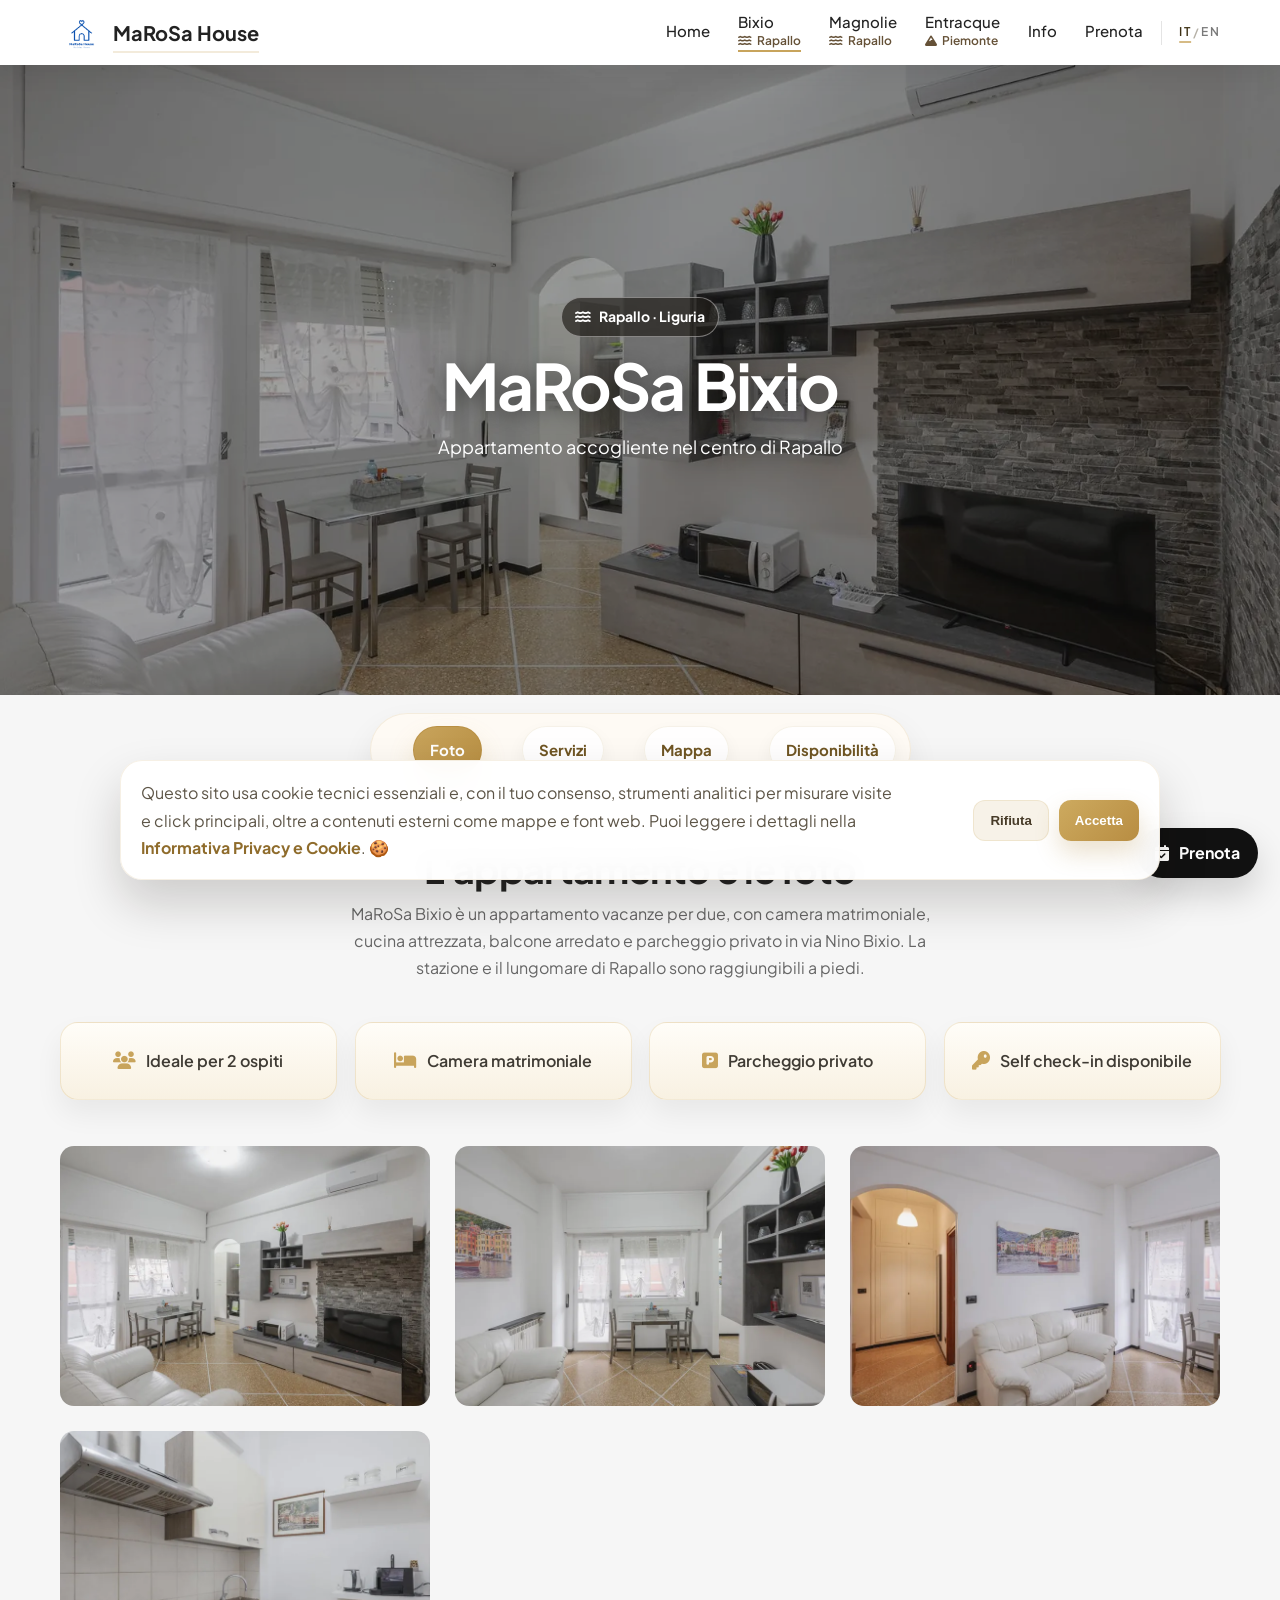
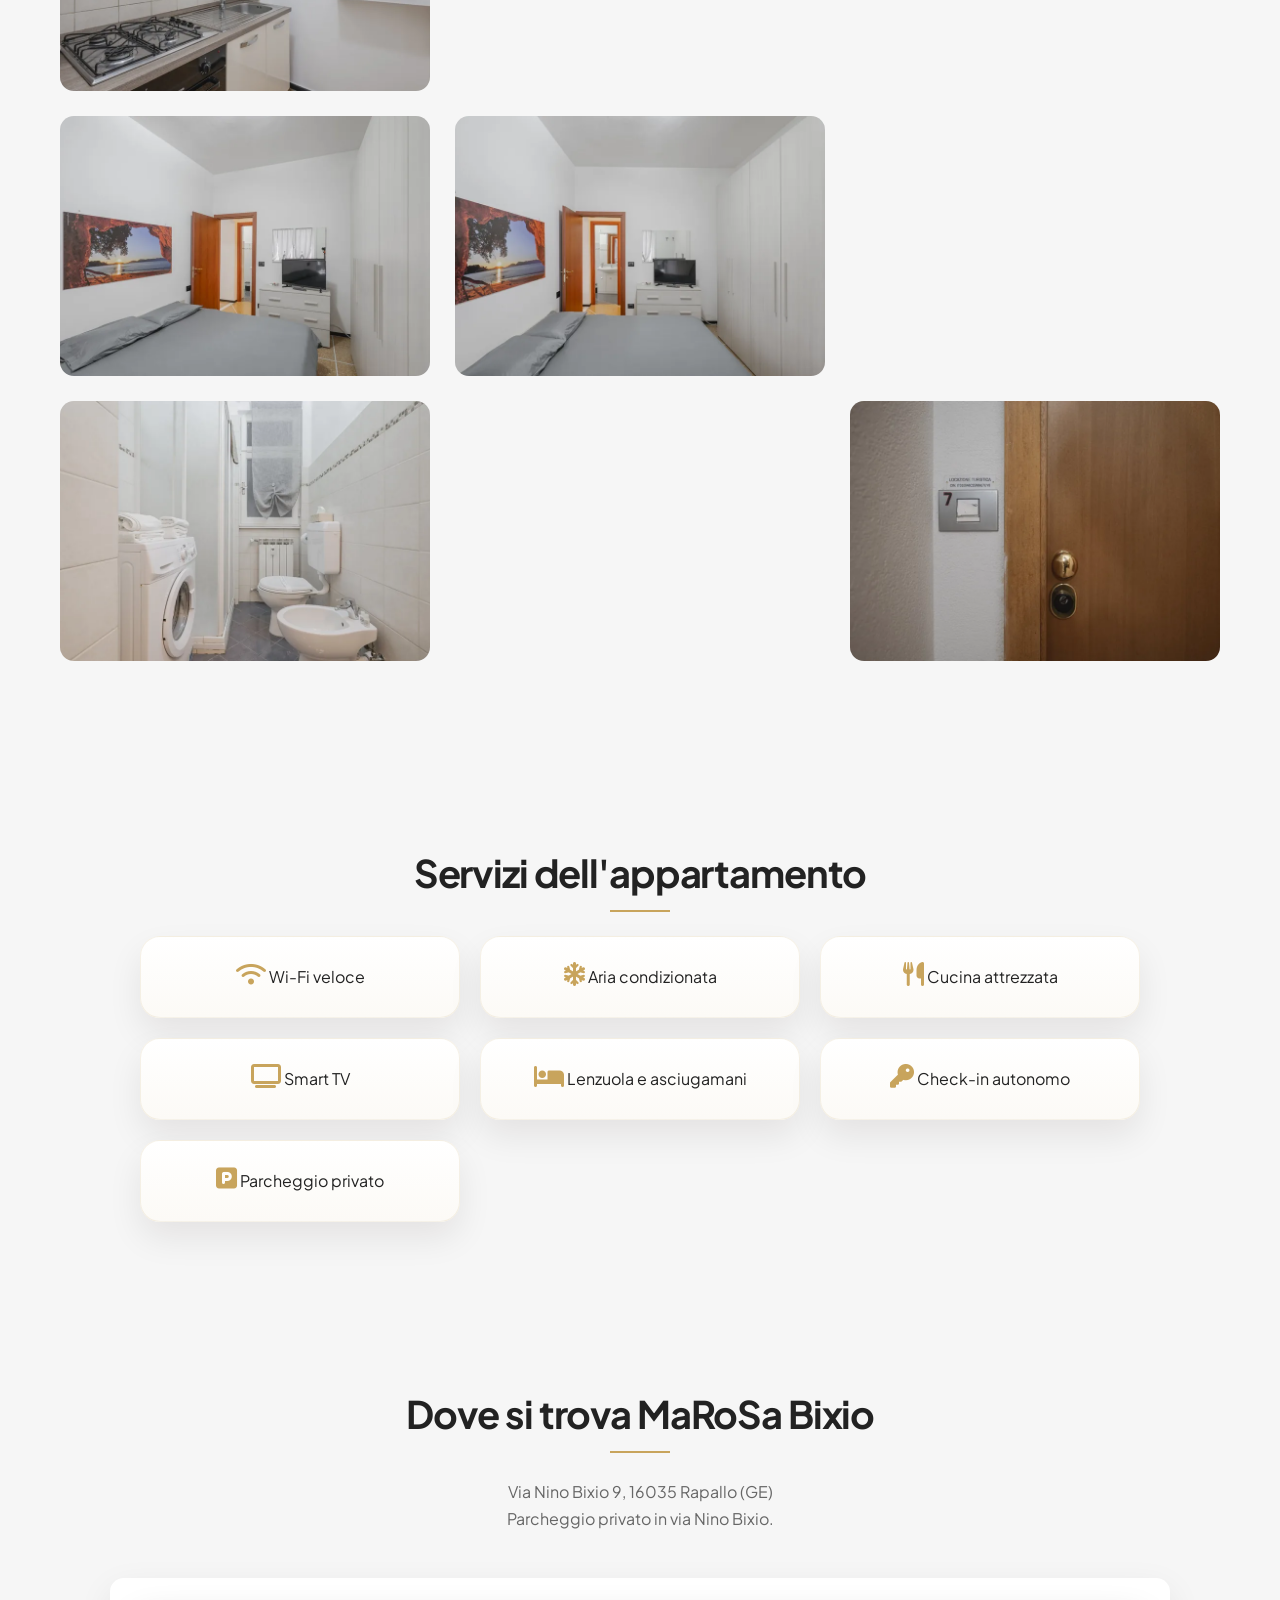
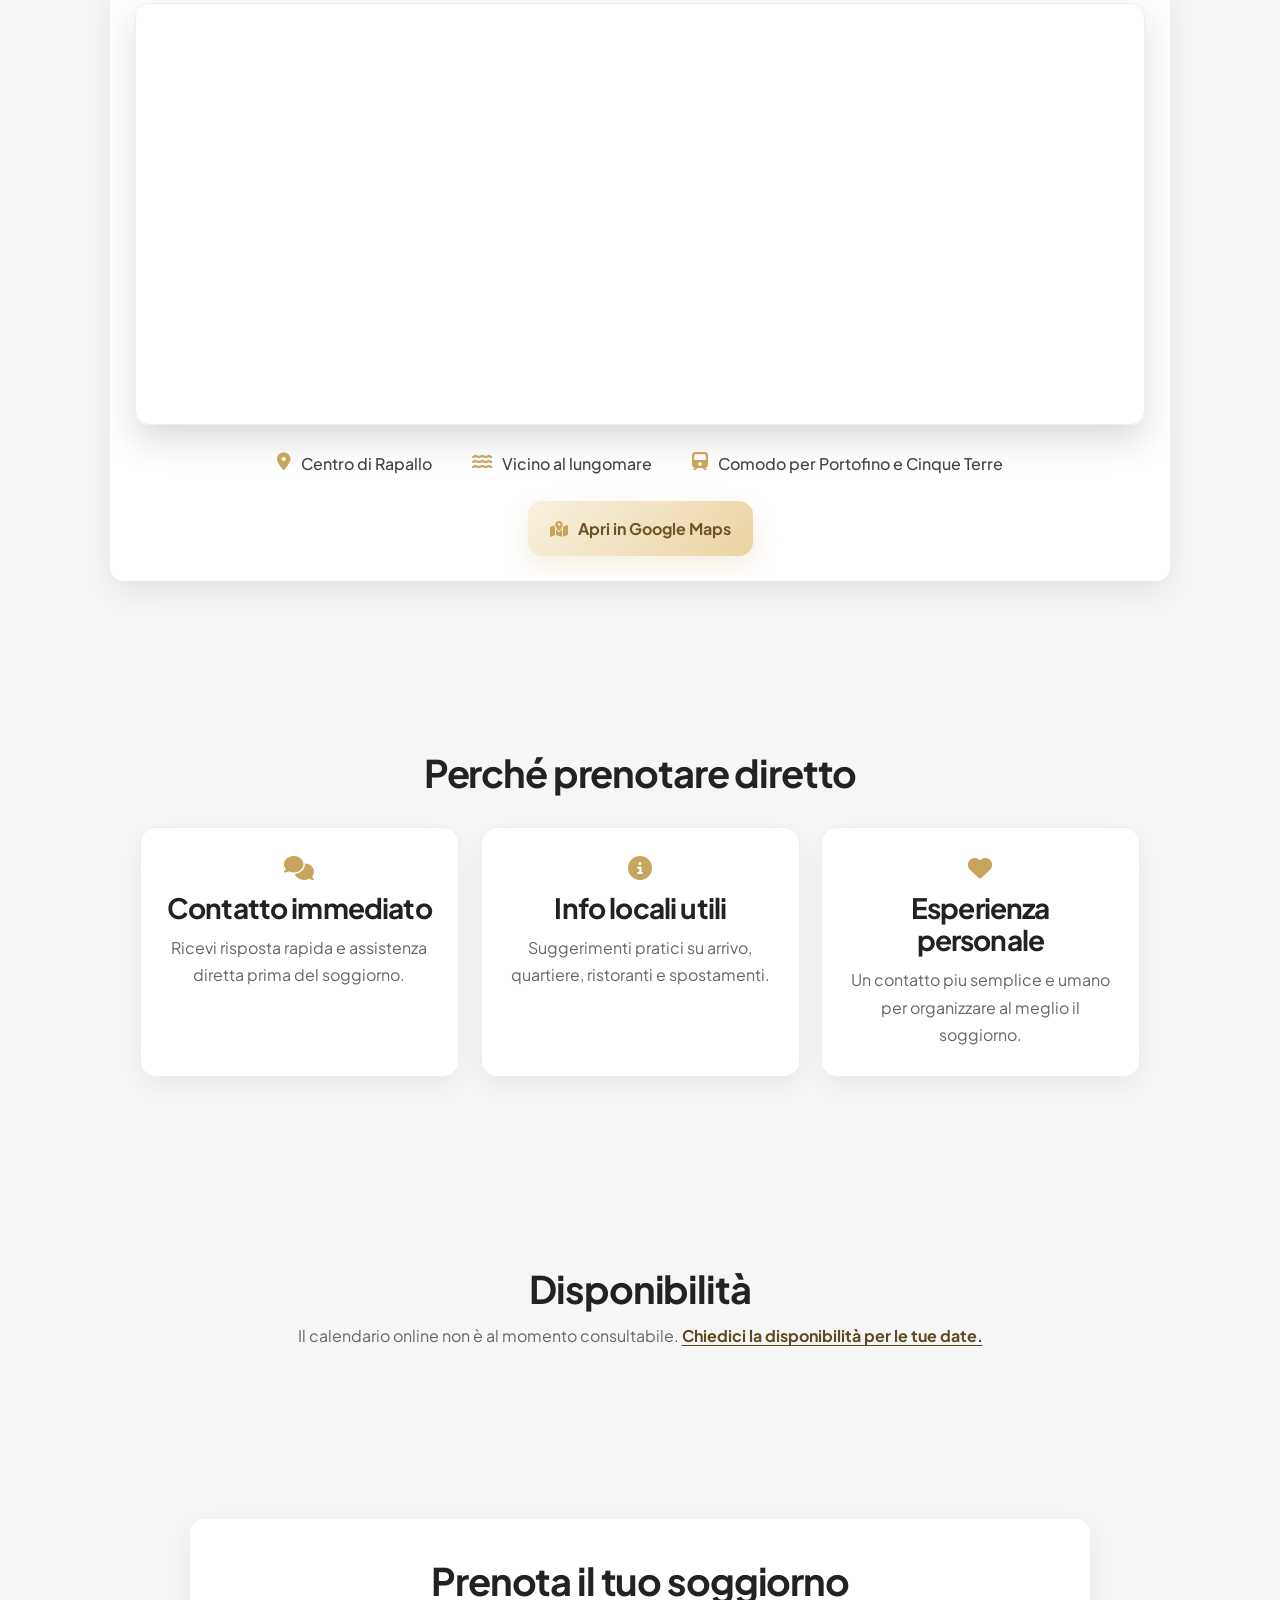
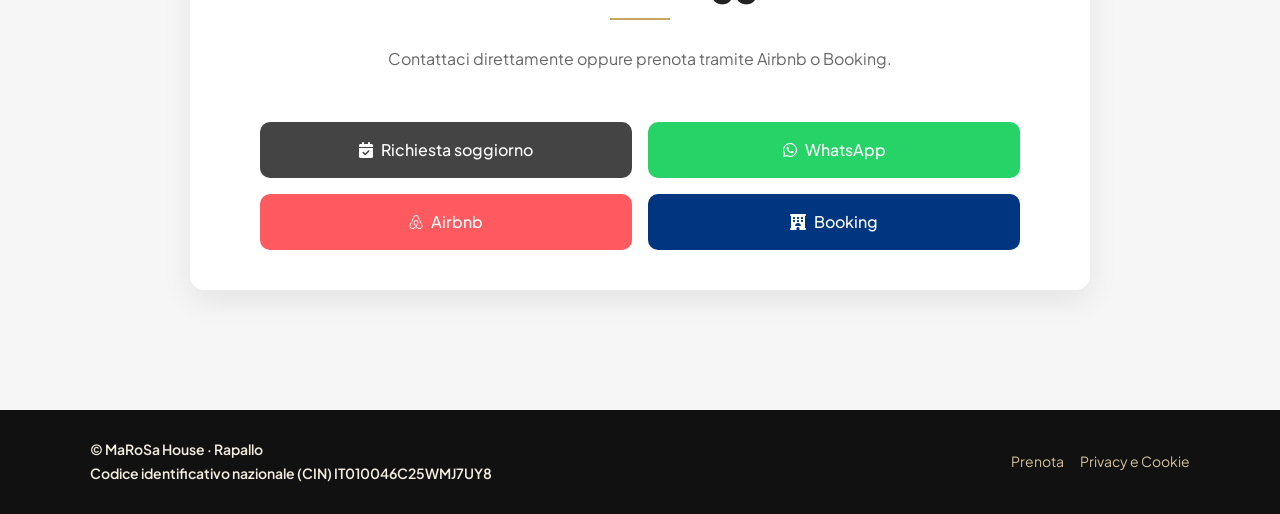
<file: marosa-bixio.html>
<!DOCTYPE html>

<!--
Pagina appartamento: MaRoSa Bixio

Struttura pagina:
HEADER
HERO
DESCRIZIONE + GALLERIA
SERVIZI
GUIDE
MAPPA
PRENOTAZIONE
FOOTER
-->

<html lang="it">
  <head>
    <meta charset="UTF-8" />
    <meta name="viewport" content="width=device-width, initial-scale=1.0" />

    <title>MaRoSa Bixio | Appartamento vacanze per due a Rapallo</title>
    <meta
      name="description"
      content="MaRoSa Bixio è un appartamento vacanze per due a Rapallo, con balcone e parcheggio privato in via Nino Bixio, vicino alla stazione e al mare."
    />
    <meta name="robots" content="index, follow, max-image-preview:large" />
    <link rel="canonical" href="https://www.marosahouse.it/marosa-bixio.html" />
    <meta property="og:type" content="website" />
    <meta property="og:site_name" content="MaRoSa House" />
    <meta property="og:url" content="https://www.marosahouse.it/marosa-bixio.html" />
    <meta property="og:title" content="MaRoSa Bixio | Appartamento vacanze per due a Rapallo" />
    <meta
      property="og:description"
      content="MaRoSa Bixio è un appartamento vacanze per due a Rapallo, con balcone e parcheggio privato in via Nino Bixio, vicino alla stazione e al mare."
    />
    <meta property="og:image" content="https://www.marosahouse.it/img/Bixio/complete-set/bixio-livingroom-01.jpg" />
    <meta property="og:image:width" content="1800" />
    <meta property="og:image:height" content="1198" />
    <meta property="og:image:alt" content="Soggiorno di MaRoSa Bixio a Rapallo" />
    <meta property="og:locale" content="it_IT" />
    <meta property="og:locale:alternate" content="en_GB" />
    <meta name="twitter:card" content="summary_large_image" />
    <meta name="twitter:title" content="MaRoSa Bixio | Appartamento vacanze per due a Rapallo" />
    <meta
      name="twitter:description"
      content="MaRoSa Bixio è un appartamento vacanze per due a Rapallo, con balcone e parcheggio privato in via Nino Bixio, vicino alla stazione e al mare."
    />
    <meta name="twitter:image" content="https://www.marosahouse.it/img/Bixio/complete-set/bixio-livingroom-01.jpg" />
    <script type="application/ld+json">
      {
        "@context": "https://schema.org",
        "@graph": [
          {
            "@type": "WebPage",
            "@id": "https://www.marosahouse.it/marosa-bixio.html#webpage",
            "url": "https://www.marosahouse.it/marosa-bixio.html",
            "name": "MaRoSa Bixio | Appartamento vacanze per due a Rapallo",
            "description": "MaRoSa Bixio è un appartamento vacanze per due a Rapallo, con balcone e parcheggio privato in via Nino Bixio, vicino alla stazione e al mare.",
            "inLanguage": "it",
            "isPartOf": {
              "@id": "https://www.marosahouse.it/#website"
            },
            "publisher": {
              "@id": "https://www.marosahouse.it/#organization"
            },
            "mainEntity": {
              "@id": "https://www.marosahouse.it/marosa-bixio.html#apartment"
            }
          },
          {
            "@type": "Apartment",
            "@id": "https://www.marosahouse.it/marosa-bixio.html#apartment",
            "name": "MaRoSa Bixio",
            "description": "MaRoSa Bixio è un appartamento vacanze per due, con camera matrimoniale, cucina attrezzata, balcone arredato e parcheggio privato in via Nino Bixio. La stazione e il lungomare di Rapallo sono raggiungibili a piedi.",
            "image": [
              "https://www.marosahouse.it/img/Bixio/complete-set/bixio-livingroom-01.jpg",
              "https://www.marosahouse.it/img/Bixio/complete-set/bixio-bedroom-03.jpg",
              "https://www.marosahouse.it/img/Bixio/complete-set/bixio-kitchen-03.jpg",
              "https://www.marosahouse.it/img/Bixio/complete-set/bixio-bathroom-02.jpg"
            ],
            "address": {
              "@type": "PostalAddress",
              "streetAddress": "Via Nino Bixio 9",
              "addressLocality": "Rapallo",
              "postalCode": "16035",
              "addressRegion": "Liguria",
              "addressCountry": "IT"
            },
            "identifier": {
              "@type": "PropertyValue",
              "propertyID": "CIN",
              "value": "IT010046C25WMJ7UY8"
            },
            "numberOfBedrooms": 1,
            "numberOfBathroomsTotal": 1,
            "sameAs": [
              "https://www.airbnb.it/rooms/1370215212202187719",
              "https://www.booking.com/hotel/it/marosa-rapallo.it.html"
            ],
            "occupancy": {
              "@type": "QuantitativeValue",
              "maxValue": 2
            }
          }
        ]
      }
    </script>
    <link rel="alternate" hreflang="it" href="https://www.marosahouse.it/marosa-bixio.html" />
    <link rel="alternate" hreflang="en" href="https://www.marosahouse.it/marosa-bixio-en.html" />
    <link rel="alternate" hreflang="x-default" href="https://www.marosahouse.it/marosa-bixio.html" />
    <link rel="icon" href="img/favicon.png" type="image/png" sizes="96x96" />
    <link rel="apple-touch-icon" href="img/logo.png" />

    <!-- FontAwesome -->
    <link
      rel="stylesheet"
      href="https://cdnjs.cloudflare.com/ajax/libs/font-awesome/6.5.0/css/all.min.css"
    />

    <!-- CSS -->
    <link rel="stylesheet" href="css/base.css" />
    <link rel="stylesheet" href="css/apartments.css" />
    <link rel="stylesheet" href="css/responsive.css" />
    <!-- Google Fonts -->
    <link
      href="https://fonts.googleapis.com/css2?family=Plus+Jakarta+Sans:wght@400;500;600;700;800&display=swap"
      rel="stylesheet"
    />
  </head>

  <body class="has-mobile-cta">
    <a class="skip-link" href="#main-content">Vai al contenuto</a>
    <!-- ========================================= -->
    <!-- HEADER -->
    <!-- ========================================= -->
    <div class="menu-overlay" id="menu-overlay" aria-hidden="true"></div>
    <header class="header">
      <div class="container header-container">
        <div class="logo">
          <a href="/" class="logo">
            <img src="img/logo.png" alt="" />
            <span>MaRoSa House</span>
          </a>
        </div>

        <div class="header-tools">
          <nav class="nav">
            <a href="/">Home</a>
            <a class="destination-link active" href="marosa-bixio.html">
              <span>Bixio</span>
              <small><i class="fa-solid fa-water" aria-hidden="true"></i>Rapallo</small>
            </a>
            <a class="destination-link" href="marosa-magnolie.html">
              <span>Magnolie</span>
              <small><i class="fa-solid fa-water" aria-hidden="true"></i>Rapallo</small>
            </a>
            <a class="destination-link" href="marosa-entracque.html">
              <span>Entracque</span>
              <small><i class="fa-solid fa-mountain" aria-hidden="true"></i>Piemonte</small>
            </a>
            <a href="info.html">Info</a>
            <a href="prenota.html">Prenota</a>
          </nav>
          <div class="language-switch" aria-label="Selezione lingua">
            <a class="active" href="marosa-bixio.html">IT</a>
            <a href="marosa-bixio-en.html">EN</a>
          </div>
        </div>

        <!-- HAMBURGER -->
        <button type="button" class="menu-toggle" id="menu-toggle" aria-label="Apri menu" aria-haspopup="dialog" aria-controls="mobile-menu" aria-expanded="false"></button>
      </div>
    </header>

    <!-- MOBILE MENU -->
    <div class="mobile-menu" id="mobile-menu" role="dialog" aria-modal="true" aria-label="Navigazione principale">
      <button class="mobile-menu-close" id="mobile-menu-close" aria-label="Chiudi menu">×</button>
      <div class="mobile-menu-language" aria-label="Selezione lingua">
        <a class="active" href="marosa-bixio.html">IT</a>
        <a href="marosa-bixio-en.html">EN</a>
      </div>
      <a href="/">Home</a>
      <a class="destination-link active" href="marosa-bixio.html">
        <span>Bixio</span>
        <small><i class="fa-solid fa-water" aria-hidden="true"></i>Rapallo</small>
      </a>
      <a class="destination-link" href="marosa-magnolie.html">
        <span>Magnolie</span>
        <small><i class="fa-solid fa-water" aria-hidden="true"></i>Rapallo</small>
      </a>
      <a class="destination-link" href="marosa-entracque.html">
        <span>Entracque</span>
        <small><i class="fa-solid fa-mountain" aria-hidden="true"></i>Piemonte</small>
      </a>
      <a href="info.html">Informazioni</a>
      <a href="prenota.html">Prenota</a>
    </div>

    <!-- ========================================= -->
    <!-- HERO -->
    <!-- ========================================= -->

    <main id="main-content" tabindex="-1">
    <section class="hero-apartment">
      <img
        class="hero-photo"
        src="img/Bixio/bixio-livingroom1.jpg"
        srcset="img/Bixio/bixio-livingroom1-800.webp 800w, img/Bixio/bixio-livingroom1-1600.webp 1600w"
        sizes="100vw"
        width="1800"
        height="1198"
        fetchpriority="high"
        alt="Soggiorno di MaRoSa Bixio a Rapallo"
      />
      <div>
        <span class="hero-destination"><i class="fa-solid fa-water" aria-hidden="true"></i>Rapallo · Liguria</span>
        <h1>MaRoSa Bixio</h1>
        <p>Appartamento accogliente nel centro di Rapallo</p>
      </div>
    </section>

    <nav class="apartment-anchors" aria-label="Navigazione rapida appartamento">
      <a href="#foto">Foto</a>
      <a href="#servizi">Servizi</a>
      <a href="#mappa">Mappa</a>
      <a href="#disponibilita">Disponibilità</a>
    </nav>

    <!-- ========================================= -->
    <!-- DESCRIZIONE APPARTAMENTO -->
    <!-- ========================================= -->

    <section class="apartment" id="foto">
      <h2>L'appartamento e le foto</h2>
      <p>MaRoSa Bixio è un appartamento vacanze per due, con camera matrimoniale, cucina attrezzata, balcone arredato e parcheggio privato in via Nino Bixio. La stazione e il lungomare di Rapallo sono raggiungibili a piedi.</p>

      <div class="quick-info">
        <div class="quick-info-item">
          <i class="fa-solid fa-users"></i>
          <span>Ideale per 2 ospiti</span>
        </div>

        <div class="quick-info-item">
          <i class="fa-solid fa-bed"></i>
          <span>Camera matrimoniale</span>
        </div>

        <div class="quick-info-item">
          <i class="fa-solid fa-square-parking" aria-hidden="true"></i>
          <span>Parcheggio privato</span>
        </div>

        <div class="quick-info-item">
          <i class="fa-solid fa-key"></i>
          <span>Self check-in disponibile</span>
        </div>
      </div>

      <!-- ========================================= -->
      <!-- GALLERIA FOTO -->
      <!-- ========================================= -->

      <div class="gallery">
        <img
          src="img/Bixio/complete-set/bixio-livingroom-01.jpg"
          srcset="img/Bixio/bixio-livingroom1-800.webp 800w, img/Bixio/complete-set/bixio-livingroom-01.jpg 1800w"
          sizes="(max-width: 768px) calc(100vw - 64px), (max-width: 1180px) 46vw, 410px"
          width="1800"
          height="1198"
          decoding="async"
          alt="Soggiorno MaRoSa Bixio"
          loading="lazy"
        />

        <img
          src="img/Bixio/complete-set/bixio-livingroom-02.jpg"
          srcset="img/Bixio/bixio-livingroom2-800.webp 800w, img/Bixio/complete-set/bixio-livingroom-02.jpg 1800w"
          sizes="(max-width: 768px) calc(100vw - 64px), (max-width: 1180px) 46vw, 410px"
          width="1800"
          height="1198"
          decoding="async"
          alt="Salotto MaRoSa Bixio"
          loading="lazy"
        />

        <img
          src="img/Bixio/complete-set/bixio-livingroom-03.jpg"
          srcset="img/Bixio/complete-set/bixio-livingroom-03-800.webp 800w, img/Bixio/complete-set/bixio-livingroom-03.jpg 1800w"
          sizes="(max-width: 768px) calc(100vw - 64px), (max-width: 1180px) 46vw, 410px"
          width="1800"
          height="1198"
          decoding="async"
          alt="Dettaglio salotto MaRoSa Bixio"
          loading="lazy"
        />

        <img
          src="img/Bixio/complete-set/bixio-kitchen-03.jpg"
          srcset="img/Bixio/complete-set/bixio-kitchen-03-800.webp 800w, img/Bixio/complete-set/bixio-kitchen-03.jpg 1800w"
          sizes="(max-width: 768px) calc(100vw - 64px), (max-width: 1180px) 46vw, 410px"
          width="1800"
          height="1197"
          decoding="async"
          alt="Dettaglio cucina MaRoSa Bixio"
          loading="lazy"
        />

        <img
          src="img/Bixio/complete-set/bixio-kitchen-02.jpg"
          srcset="img/Bixio/complete-set/bixio-kitchen-02-800.webp 800w, img/Bixio/complete-set/bixio-kitchen-02.jpg 1800w"
          sizes="(max-width: 768px) calc(100vw - 64px), (max-width: 1180px) 46vw, 410px"
          width="1800"
          height="1198"
          decoding="async"
          alt="Angolo cucina MaRoSa Bixio"
          loading="lazy"
        />

        <img
          src="img/Bixio/complete-set/bixio-dining-area-01.jpg"
          srcset="img/Bixio/complete-set/bixio-dining-area-01-800.webp 800w, img/Bixio/complete-set/bixio-dining-area-01.jpg 1800w"
          sizes="(max-width: 768px) calc(100vw - 64px), (max-width: 1180px) 46vw, 410px"
          width="1800"
          height="1198"
          decoding="async"
          alt="Zona pranzo MaRoSa Bixio"
          loading="lazy"
        />

        <img
          src="img/Bixio/complete-set/bixio-bedroom-03.jpg"
          srcset="img/Bixio/complete-set/bixio-bedroom-03-800.webp 800w, img/Bixio/complete-set/bixio-bedroom-03.jpg 1800w"
          sizes="(max-width: 768px) calc(100vw - 64px), (max-width: 1180px) 46vw, 410px"
          width="1800"
          height="1198"
          decoding="async"
          alt="Camera da letto MaRoSa Bixio"
          loading="lazy"
        />

        <img
          src="img/Bixio/complete-set/bixio-bedroom-04.jpg"
          srcset="img/Bixio/complete-set/bixio-bedroom-04-800.webp 800w, img/Bixio/complete-set/bixio-bedroom-04.jpg 1800w"
          sizes="(max-width: 768px) calc(100vw - 64px), (max-width: 1180px) 46vw, 410px"
          width="1800"
          height="1198"
          decoding="async"
          alt="Camera matrimoniale MaRoSa Bixio"
          loading="lazy"
        />

        <img
          src="img/Bixio/complete-set/bixio-bedroom-02.jpg"
          srcset="img/Bixio/complete-set/bixio-bedroom-02-800.webp 800w, img/Bixio/complete-set/bixio-bedroom-02.jpg 1800w"
          sizes="(max-width: 768px) calc(100vw - 64px), (max-width: 1180px) 46vw, 410px"
          width="1800"
          height="1198"
          decoding="async"
          alt="Dettaglio camera MaRoSa Bixio"
          loading="lazy"
        />

        <img
          src="img/Bixio/complete-set/bixio-bathroom-02.jpg"
          srcset="img/Bixio/complete-set/bixio-bathroom-02-800.webp 800w, img/Bixio/complete-set/bixio-bathroom-02.jpg 1800w"
          sizes="(max-width: 768px) calc(100vw - 64px), (max-width: 1180px) 46vw, 410px"
          width="1800"
          height="1198"
          decoding="async"
          alt="Bagno completo MaRoSa Bixio"
          loading="lazy"
        />

        <img
          src="img/Bixio/complete-set/bixio-bathroom-01.jpg"
          srcset="img/Bixio/complete-set/bixio-bathroom-01-800.webp 800w, img/Bixio/complete-set/bixio-bathroom-01.jpg 1800w"
          sizes="(max-width: 768px) calc(100vw - 64px), (max-width: 1180px) 46vw, 410px"
          width="1800"
          height="1198"
          decoding="async"
          alt="Dettaglio bagno MaRoSa Bixio"
          loading="lazy"
        />

        <img
          src="img/Bixio/complete-set/bixio-entrance-02.jpg"
          srcset="img/Bixio/complete-set/bixio-entrance-02-800.webp 800w, img/Bixio/complete-set/bixio-entrance-02.jpg 1800w"
          sizes="(max-width: 768px) calc(100vw - 64px), (max-width: 1180px) 46vw, 410px"
          width="1800"
          height="1198"
          decoding="async"
          alt="Entrata appartamento MaRoSa Bixio"
          loading="lazy"
        />

      </div>
    </section>

    <!-- ========================================= -->
    <!-- SERVIZI -->
    <!-- ========================================= -->

    <section class="features" id="servizi">
      <h2>Servizi dell'appartamento</h2>

      <div class="features-grid">
        <div>
          <i class="fa-solid fa-wifi"></i>
          Wi-Fi veloce
        </div>

        <div>
          <i class="fa-solid fa-snowflake"></i>
          Aria condizionata
        </div>

        <div>
          <i class="fa-solid fa-utensils"></i>
          Cucina attrezzata
        </div>

        <div>
          <i class="fa-solid fa-tv"></i>
          Smart TV
        </div>

        <div>
          <i class="fa-solid fa-bed"></i>
          Lenzuola e asciugamani
        </div>

        <div>
          <i class="fa-solid fa-key"></i>
          Check-in autonomo
        </div>

        <div>
          <i class="fa-solid fa-square-parking" aria-hidden="true"></i>
          Parcheggio privato
        </div>
      </div>
    </section>

    <!-- ========================================= -->
    <!-- MAPPA -->
    <!-- ========================================= -->

    <section class="map" id="mappa">
      <h2>Dove si trova MaRoSa Bixio</h2>
      <p>Via Nino Bixio 9, 16035 Rapallo (GE)<br />Parcheggio privato in via Nino Bixio.</p>

      <div class="map-box">
        <div class="map-container">
          <iframe
            title="Mappa di MaRoSa Bixio a Rapallo"
            src="https://www.google.com/maps?q=Via+Nino+Bixio+9,+16035+Rapallo&output=embed"
            loading="lazy"
          >
          </iframe>
        </div>

        <div class="map-info">
          <div class="map-item">
            <i class="fa-solid fa-location-dot"></i>
            <span>Centro di Rapallo</span>
          </div>

          <div class="map-item">
            <i class="fa-solid fa-water"></i>
            <span>Vicino al lungomare</span>
          </div>

          <div class="map-item">
            <i class="fa-solid fa-train"></i>
            <span>Comodo per Portofino e Cinque Terre</span>
          </div>
        </div>

        <a
          class="map-cta"
          href="https://www.google.com/maps/search/?api=1&query=Via+Nino+Bixio+9,+16035+Rapallo"
          target="_blank"
          rel="noopener noreferrer"
        >
          <i class="fa-solid fa-map-location-dot"></i>
          <span>Apri in Google Maps</span>
        </a>
      </div>
    </section>

    <section class="direct-booking">
      <h2>Perché prenotare diretto</h2>

      <div class="direct-booking-grid">
        <div class="direct-booking-card">
          <i class="fa-solid fa-comments"></i>
          <h3>Contatto immediato</h3>
          <p>Ricevi risposta rapida e assistenza diretta prima del soggiorno.</p>
        </div>

        <div class="direct-booking-card">
          <i class="fa-solid fa-circle-info"></i>
          <h3>Info locali utili</h3>
          <p>Suggerimenti pratici su arrivo, quartiere, ristoranti e spostamenti.</p>
        </div>

        <div class="direct-booking-card">
          <i class="fa-solid fa-heart"></i>
          <h3>Esperienza personale</h3>
          <p>Un contatto piu semplice e umano per organizzare al meglio il soggiorno.</p>
        </div>
      </div>
    </section>

    <section class="availability" id="disponibilita">
      <h2>Disponibilità</h2>
      <p>Calendario dei prossimi mesi.</p>

      <div class="availability-legend">
        <span><i class="availability-dot free"></i>Disponibile</span>
        <span><i class="availability-dot past"></i>Non disponibile</span>
      </div>

      <div class="availability-calendar" data-apartment="bixio"></div>
    </section>

    <!-- ========================================= -->
    <!-- PRENOTAZIONE -->
    <!-- ========================================= -->

    <section class="booking" id="prenota">
      <h2>Prenota il tuo soggiorno</h2>

      <p>Contattaci direttamente oppure prenota tramite Airbnb o Booking.</p>

      <div class="booking-buttons">
        <a class="btn email" href="prenota.html?apartment=bixio">
          <i class="fa-solid fa-calendar-check"></i> Richiesta soggiorno
        </a>

        <a class="btn whatsapp" href="https://wa.me/393383232007">
          <i class="fa-brands fa-whatsapp"></i> WhatsApp
        </a>

        <a
          class="btn airbnb"
          href="https://www.airbnb.it/rooms/1370215212202187719"
        >
          <i class="fa-brands fa-airbnb"></i> Airbnb
        </a>

        <a
          class="btn booking-btn"
          href="https://www.booking.com/hotel/it/marosa-rapallo.it.html"
        >
          <i class="fa-solid fa-hotel"></i> Booking
        </a>
      </div>
    </section>

    <!-- ========================================= -->
    <!-- FOOTER -->
    <!-- ========================================= -->

    </main>

    <footer class="footer">
      <div class="footer-inner">
        <div class="footer-brand">© MaRoSa House · Rapallo<br />Codice identificativo nazionale (CIN) IT010046C25WMJ7UY8</div>
        <div class="footer-links">
          <a href="prenota.html">Prenota</a>
          <a href="privacy-cookie.html">Privacy e Cookie</a>
        </div>
      </div>
    </footer>

    <div class="mobile-sticky-cta">
      <button class="mobile-sticky-dismiss" aria-label="Nascondi barra prenotazione">×</button>

      <a class="mobile-sticky-primary" href="prenota.html?apartment=bixio">
        <i class="fa-solid fa-calendar-check"></i>
        <span>Prenota</span>
      </a>
    </div>

    <div class="desktop-sticky-cta">
      <a class="desktop-sticky-secondary" href="prenota.html?apartment=bixio">
        <i class="fa-solid fa-calendar-check"></i>
        <span>Prenota</span>
      </a>
    </div>

    <div class="gallery-lightbox" id="gallery-lightbox" role="dialog" aria-modal="true" aria-label="Galleria fotografica">
      <div class="gallery-lightbox-content">
        <button class="gallery-lightbox-close" id="gallery-lightbox-close" aria-label="Chiudi galleria">×</button>
        <button class="gallery-lightbox-nav gallery-lightbox-prev" id="gallery-lightbox-prev" aria-label="Foto precedente">←</button>
        <img class="gallery-lightbox-image" id="gallery-lightbox-image" src="[data-uri]" alt="" />
        <button class="gallery-lightbox-nav gallery-lightbox-next" id="gallery-lightbox-next" aria-label="Foto successiva">→</button>
        <p class="gallery-lightbox-caption" id="gallery-lightbox-caption"></p>
      </div>
    </div>

    <div class="cookie-banner" id="cookie-banner">
      <p>
        Questo sito usa cookie tecnici essenziali e, con il tuo consenso,
        strumenti analitici per misurare visite e click principali, oltre a
        contenuti esterni come mappe e font web. Puoi leggere i dettagli nella
        <a href="privacy-cookie.html">Informativa Privacy e Cookie</a>.
      </p>
      <div class="cookie-banner-actions">
        <button class="cookie-btn reject" id="cookie-reject">Rifiuta</button>
        <button class="cookie-btn accept" id="cookie-accept">Accetta</button>
      </div>
    </div>

    <script src="js/analytics-config.js"></script>
    <script src="js/analytics.js"></script>
    <script src="js/availability-loader.js"></script>
    <script src="js/apartment-anchors.js"></script>
    <script src="js/gallery-lightbox.js"></script>
    <script src="js/reveal-animations.js"></script>
    <script src="js/cookie-consent.js"></script>
    <script src="js/mobile-sticky-cta.js"></script>
    <script src="js/sidebar.js"></script>
  </body>
</html>
</file>
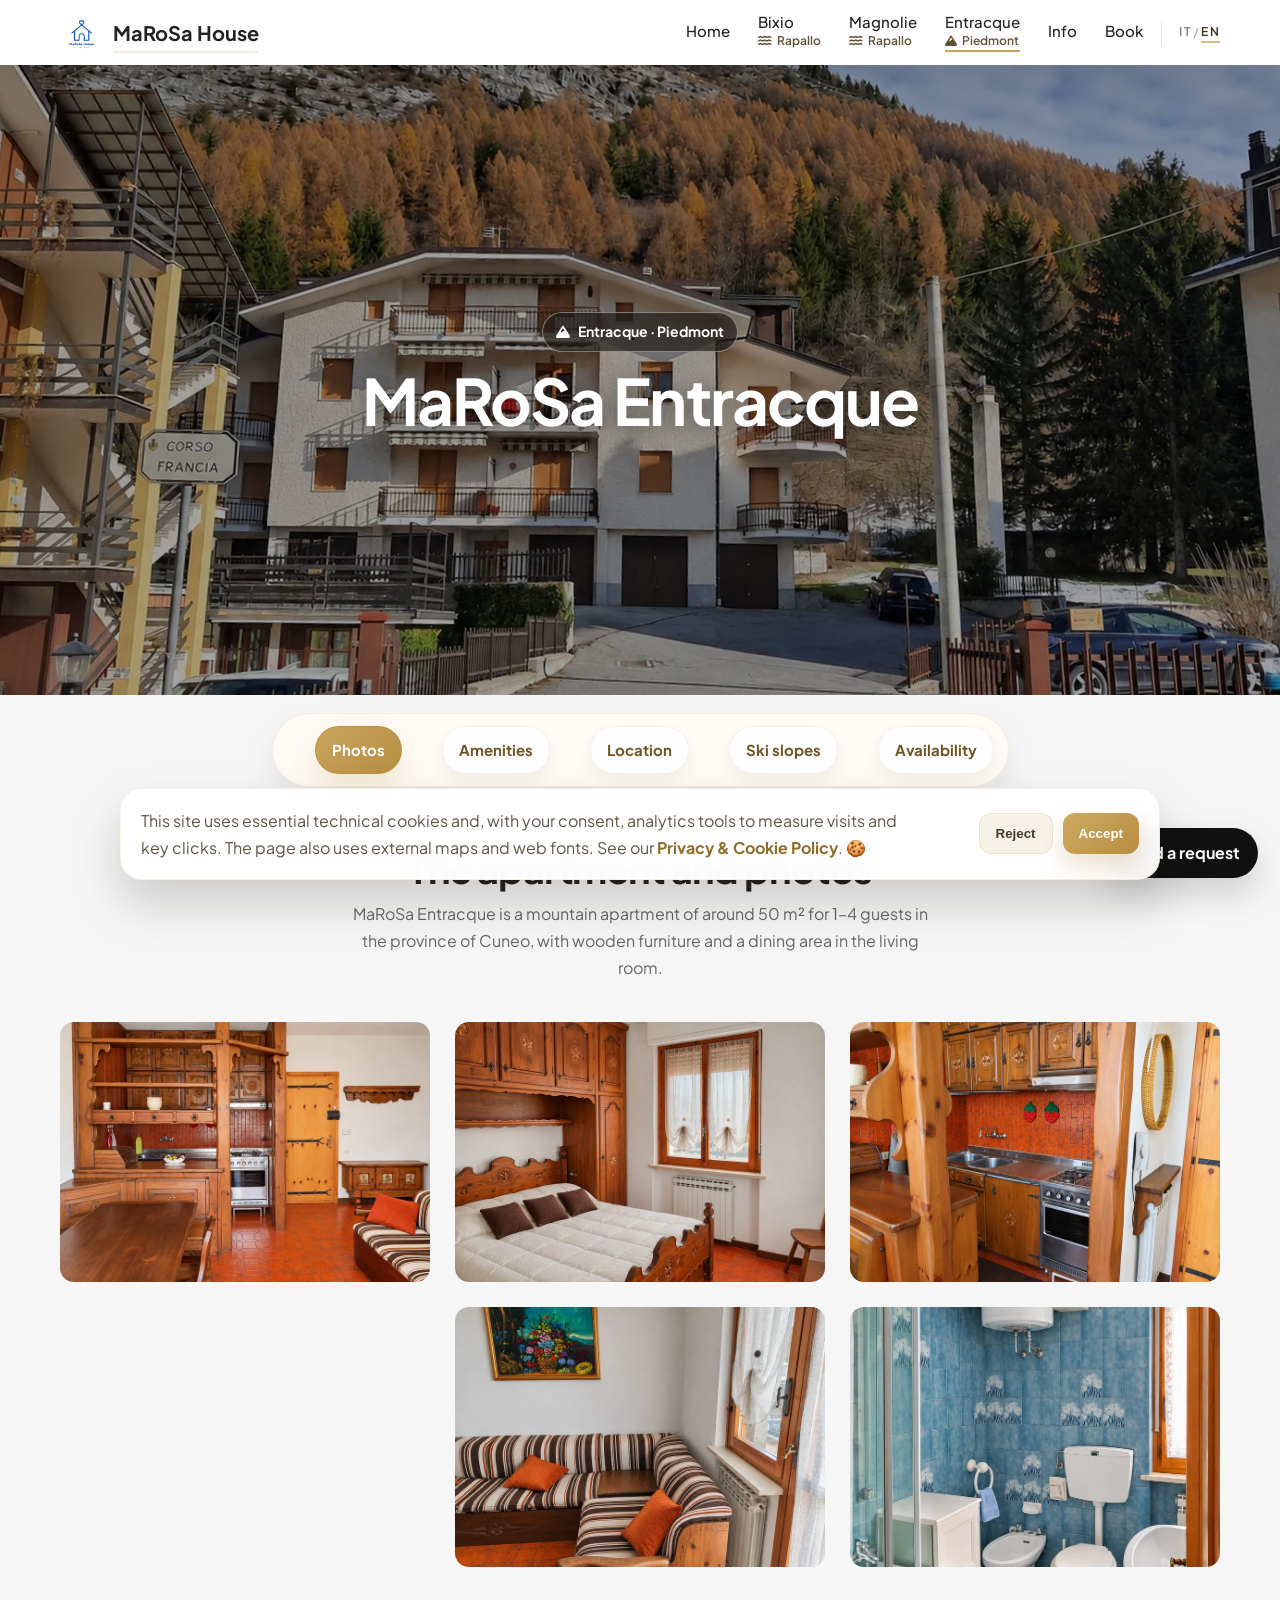
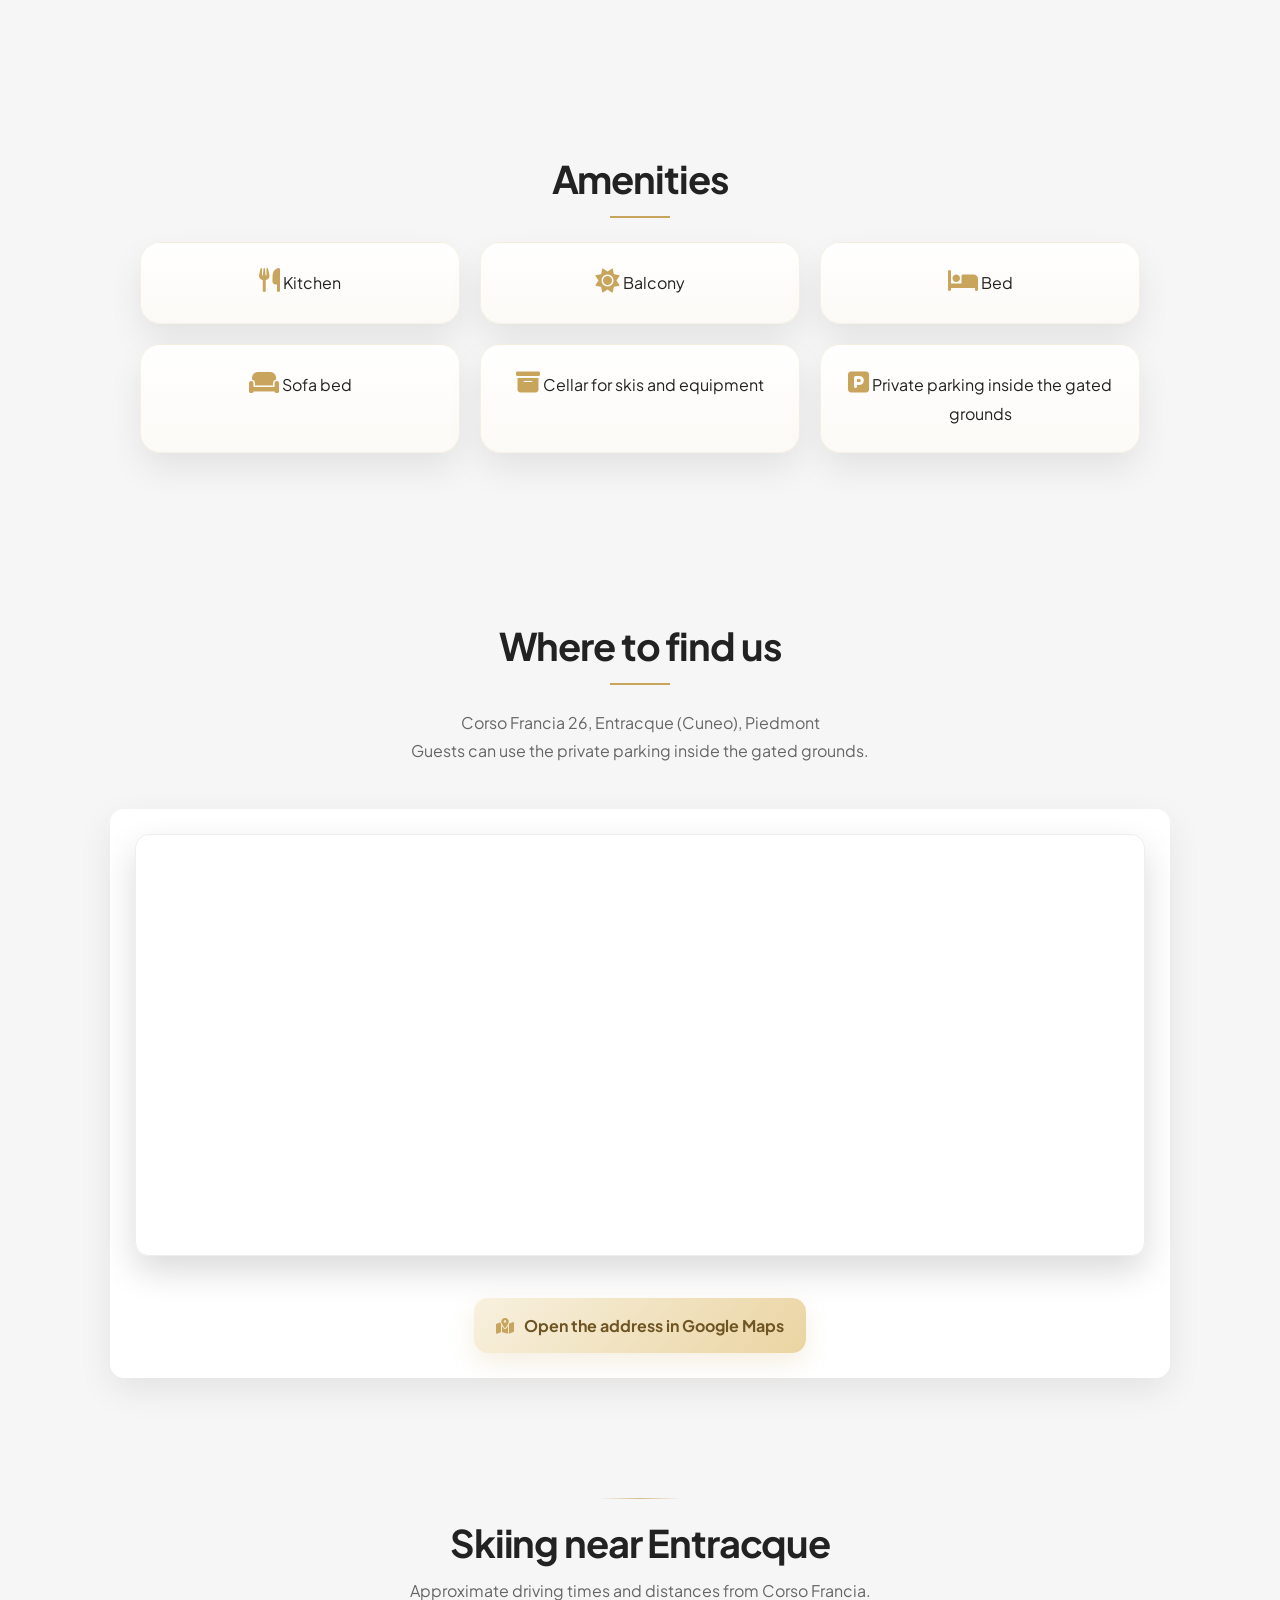
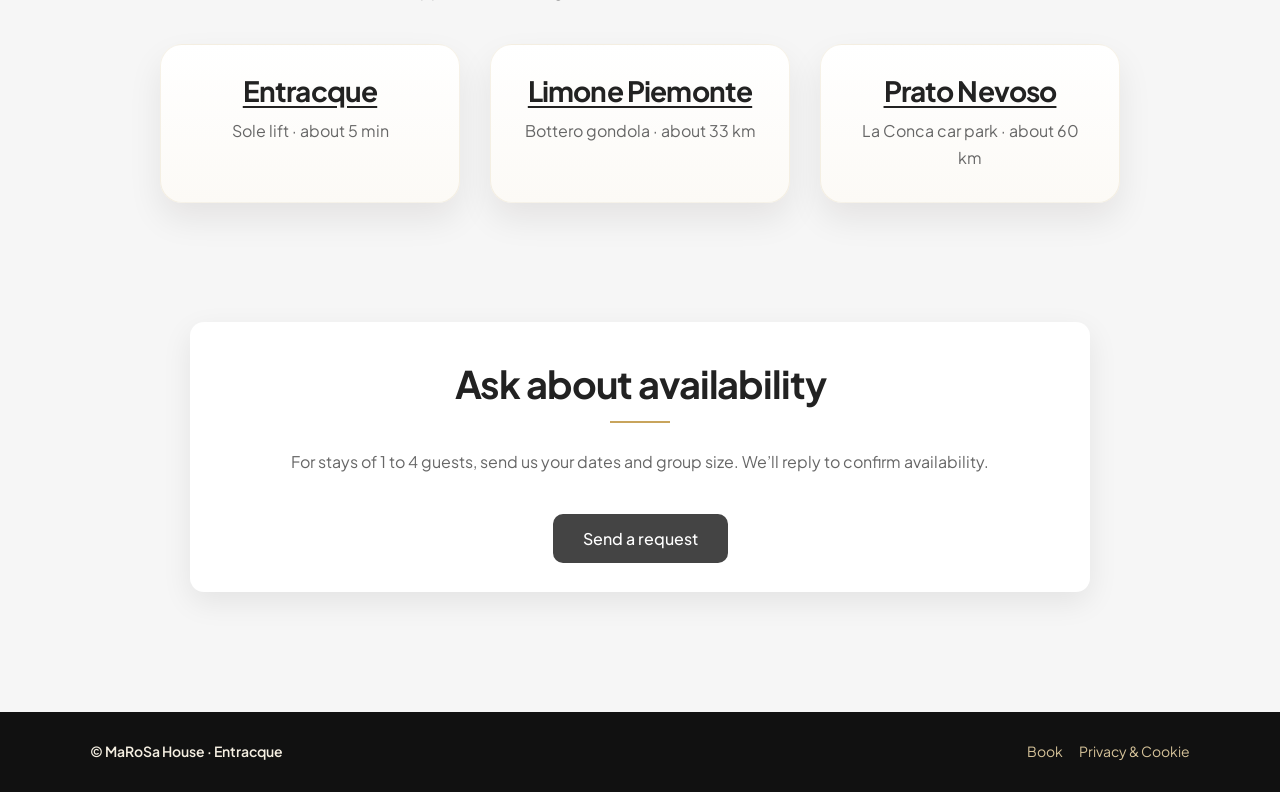
<file: marosa-entracque-en.html>
<!DOCTYPE html>
<html lang="en">
  <head>
    <meta charset="UTF-8" />
    <meta name="viewport" content="width=device-width, initial-scale=1.0" />
    <title>MaRoSa Entracque | Mountain apartment in Piedmont</title>
    <meta
      name="description"
      content="MaRoSa Entracque is a mountain apartment in Piedmont for 1–4 guests, with a balcony, private gated parking and ski storage. About 5 minutes from the slopes."
    />
    <meta name="robots" content="index, follow, max-image-preview:large" />
    <link rel="canonical" href="https://www.marosahouse.it/marosa-entracque-en.html" />
    <meta property="og:type" content="website" />
    <meta property="og:site_name" content="MaRoSa House" />
    <meta property="og:url" content="https://www.marosahouse.it/marosa-entracque-en.html" />
    <meta property="og:title" content="MaRoSa Entracque | Mountain apartment in Piedmont" />
    <meta
      property="og:description"
      content="MaRoSa Entracque is a mountain apartment in Piedmont for 1–4 guests, with a balcony, private gated parking and ski storage. About 5 minutes from the slopes."
    />
    <meta property="og:image" content="https://www.marosahouse.it/img/Entracque/entracque-esterno-ritocco.jpg" />
    <meta property="og:image:width" content="1448" />
    <meta property="og:image:height" content="1086" />
    <meta property="og:image:alt" content="Exterior of MaRoSa Entracque with the mountain behind it" />
    <meta property="og:locale" content="en_GB" />
    <meta property="og:locale:alternate" content="it_IT" />
    <meta name="twitter:card" content="summary_large_image" />
    <meta name="twitter:title" content="MaRoSa Entracque | Mountain apartment in Piedmont" />
    <meta
      name="twitter:description"
      content="MaRoSa Entracque is a mountain apartment in Piedmont for 1–4 guests, with a balcony, private gated parking and ski storage. About 5 minutes from the slopes."
    />
    <meta name="twitter:image" content="https://www.marosahouse.it/img/Entracque/entracque-esterno-ritocco.jpg" />
    <script type="application/ld+json">
      {
        "@context": "https://schema.org",
        "@graph": [
          {
            "@type": "WebPage",
            "@id": "https://www.marosahouse.it/marosa-entracque-en.html#webpage",
            "url": "https://www.marosahouse.it/marosa-entracque-en.html",
            "name": "MaRoSa Entracque | Mountain apartment in Piedmont",
            "description": "MaRoSa Entracque is a mountain apartment in Piedmont for 1–4 guests, with a balcony, private gated parking and ski storage. About 5 minutes from the slopes.",
            "inLanguage": "en",
            "isPartOf": {
              "@id": "https://www.marosahouse.it/#website"
            },
            "publisher": {
              "@id": "https://www.marosahouse.it/#organization"
            },
            "mainEntity": {
              "@id": "https://www.marosahouse.it/marosa-entracque.html#apartment"
            }
          },
          {
            "@type": "Apartment",
            "@id": "https://www.marosahouse.it/marosa-entracque.html#apartment",
            "name": "MaRoSa Entracque",
            "description": "MaRoSa Entracque is a mountain apartment in Piedmont for 1–4 guests, with a balcony, private gated parking and ski storage. About 5 minutes from the slopes.",
            "image": [
              "https://www.marosahouse.it/img/Entracque/entracque-esterno-ritocco.jpg",
              "https://www.marosahouse.it/img/Entracque/entracque-soggiorno-ritocco.jpg",
              "https://www.marosahouse.it/img/Entracque/entracque-camera-ritocco.jpg",
              "https://www.marosahouse.it/img/Entracque/entracque-cucina-ritocco.jpg"
            ],
            "address": {
              "@type": "PostalAddress",
              "streetAddress": "Corso Francia 26",
              "addressLocality": "Entracque",
              "addressRegion": "Piedmont",
              "addressCountry": "IT"
            },
            "occupancy": {
              "@type": "QuantitativeValue",
              "minValue": 1,
              "maxValue": 4
            },
            "floorSize": {
              "@type": "QuantitativeValue",
              "value": 50,
              "unitCode": "MTK"
            },
            "amenityFeature": [
              {
                "@type": "LocationFeatureSpecification",
                "name": "Kitchen",
                "value": true
              },
              {
                "@type": "LocationFeatureSpecification",
                "name": "Balcony",
                "value": true
              },
              {
                "@type": "LocationFeatureSpecification",
                "name": "Bed",
                "value": true
              },
              {
                "@type": "LocationFeatureSpecification",
                "name": "Sofa bed",
                "value": true
              },
              {
                "@type": "LocationFeatureSpecification",
                "name": "Cellar for skis and equipment",
                "value": true
              },
              {
                "@type": "LocationFeatureSpecification",
                "name": "Private parking inside the gated grounds",
                "value": true
              }
            ]
          }
        ]
      }
    </script>
    <link rel="alternate" hreflang="it" href="https://www.marosahouse.it/marosa-entracque.html" />
    <link rel="alternate" hreflang="en" href="https://www.marosahouse.it/marosa-entracque-en.html" />
    <link rel="alternate" hreflang="x-default" href="https://www.marosahouse.it/marosa-entracque.html" />
    <link rel="icon" href="img/favicon.png" type="image/png" sizes="96x96" />
    <link rel="apple-touch-icon" href="img/logo.png" />
    <link rel="stylesheet" href="css/base.css" />
    <link rel="stylesheet" href="css/apartments.css" />
    <link rel="stylesheet" href="css/responsive.css" />
    <link
      rel="stylesheet"
      href="https://cdnjs.cloudflare.com/ajax/libs/font-awesome/6.5.0/css/all.min.css"
    />
    <link
      href="https://fonts.googleapis.com/css2?family=Plus+Jakarta+Sans:wght@400;500;600;700;800&display=swap"
      rel="stylesheet"
    />
  </head>
  <body class="has-mobile-cta">
    <a class="skip-link" href="#main-content">Skip to content</a>
    <div class="menu-overlay" id="menu-overlay" aria-hidden="true"></div>
    <header class="header">
      <div class="container header-container">
        <a href="index-en.html" class="logo">
          <img src="img/logo.png" alt="" />
          <span>MaRoSa House</span>
        </a>
        <div class="header-tools">
          <nav class="nav" aria-label="Main navigation">
            <a href="index-en.html">Home</a>
            <a class="destination-link" href="marosa-bixio-en.html">
              <span>Bixio</span>
              <small><i class="fa-solid fa-water" aria-hidden="true"></i>Rapallo</small>
            </a>
            <a class="destination-link" href="marosa-magnolie-en.html">
              <span>Magnolie</span>
              <small><i class="fa-solid fa-water" aria-hidden="true"></i>Rapallo</small>
            </a>
            <a class="destination-link active" aria-current="page" href="marosa-entracque-en.html">
              <span>Entracque</span>
              <small><i class="fa-solid fa-mountain" aria-hidden="true"></i>Piedmont</small>
            </a>
            <a href="info-en.html">Info</a>
            <a href="prenota-en.html">Book</a>
          </nav>
          <div class="language-switch" aria-label="Language selector">
            <a href="marosa-entracque.html" lang="it" hreflang="it">IT</a>
            <a class="active" aria-current="page" href="marosa-entracque-en.html" lang="en" hreflang="en">EN</a>
          </div>
        </div>
        <button
          type="button"
          class="menu-toggle"
          id="menu-toggle"
          aria-label="Open menu"
          aria-haspopup="dialog"
          aria-controls="mobile-menu"
          aria-expanded="false"
        ></button>
      </div>
    </header>
    <div class="mobile-menu" id="mobile-menu" role="dialog" aria-modal="true" aria-label="Main navigation">
      <button class="mobile-menu-close" id="mobile-menu-close" aria-label="Close menu">×</button>
      <div class="mobile-menu-language" aria-label="Language selector">
        <a href="marosa-entracque.html" lang="it" hreflang="it">IT</a>
        <a class="active" aria-current="page" href="marosa-entracque-en.html" lang="en" hreflang="en">EN</a>
      </div>
      <a href="index-en.html">Home</a>
      <a class="destination-link" href="marosa-bixio-en.html">
        <span>Bixio</span>
        <small><i class="fa-solid fa-water" aria-hidden="true"></i>Rapallo</small>
      </a>
      <a class="destination-link" href="marosa-magnolie-en.html">
        <span>Magnolie</span>
        <small><i class="fa-solid fa-water" aria-hidden="true"></i>Rapallo</small>
      </a>
      <a class="destination-link active" aria-current="page" href="marosa-entracque-en.html">
        <span>Entracque</span>
        <small><i class="fa-solid fa-mountain" aria-hidden="true"></i>Piedmont</small>
      </a>
      <a href="info-en.html">Info</a>
      <a href="prenota-en.html">Book</a>
    </div>

    <main id="main-content" tabindex="-1">
      <section class="hero-apartment hero-apartment--entracque">
        <img
          class="hero-photo"
          src="img/Entracque/entracque-esterno-ritocco.jpg"
          srcset="img/Entracque/entracque-esterno-ritocco-800.webp 800w, img/Entracque/entracque-esterno-ritocco-1448.webp 1448w"
          sizes="100vw"
          width="1448"
          height="1086"
          fetchpriority="high"
          alt="Exterior of MaRoSa Entracque with the mountain behind it"
        />
        <div>
          <span class="hero-destination"><i class="fa-solid fa-mountain" aria-hidden="true"></i>Entracque · Piedmont</span>
          <h1>MaRoSa Entracque</h1>
        </div>
      </section>

      <nav class="apartment-anchors" aria-label="Quick apartment navigation">
        <a href="#foto">Photos</a>
        <a href="#servizi">Amenities</a>
        <a href="#mappa">Location</a>
        <a href="#sci">Ski slopes</a>
        <a href="#prenota">Availability</a>
      </nav>

      <section class="apartment" id="foto">
        <h2>The apartment and photos</h2>
        <p>MaRoSa Entracque is a mountain apartment of around 50 m² for 1–4 guests in the province of Cuneo, with wooden furniture and a dining area in the living room.</p>
        <div class="gallery">
          <img
            src="img/Entracque/entracque-soggiorno-ritocco.jpg"
            srcset="img/Entracque/entracque-soggiorno-ritocco-800.webp 800w, img/Entracque/entracque-soggiorno-ritocco.jpg 1448w"
            sizes="(max-width: 768px) calc(100vw - 64px), (max-width: 1180px) 46vw, 410px"
            width="1448"
            height="1086"
            decoding="async"
            alt="Living area with a dining table and wooden kitchen units"
            loading="lazy"
          />
          <img
            src="img/Entracque/entracque-camera-ritocco.jpg"
            srcset="img/Entracque/entracque-camera-ritocco-800.webp 800w, img/Entracque/entracque-camera-ritocco.jpg 1448w"
            sizes="(max-width: 768px) calc(100vw - 64px), (max-width: 1180px) 46vw, 410px"
            width="1448"
            height="1086"
            decoding="async"
            alt="Bedroom with wooden furniture"
            loading="lazy"
          />
          <img
            src="img/Entracque/entracque-cucina-ritocco.jpg"
            srcset="img/Entracque/entracque-cucina-ritocco-800.webp 800w, img/Entracque/entracque-cucina-ritocco.jpg 1448w"
            sizes="(max-width: 768px) calc(100vw - 64px), (max-width: 1180px) 46vw, 410px"
            width="1448"
            height="1086"
            decoding="async"
            alt="Kitchen with a hob and oven"
            loading="lazy"
          />
          <img
            src="img/Entracque/entracque-esterno-ritocco.jpg"
            srcset="img/Entracque/entracque-esterno-ritocco-800.webp 800w, img/Entracque/entracque-esterno-ritocco.jpg 1448w"
            sizes="(max-width: 768px) calc(100vw - 64px), (max-width: 1180px) 46vw, 410px"
            width="1448"
            height="1086"
            decoding="async"
            alt="Exterior of MaRoSa Entracque with the mountain behind it"
            loading="lazy"
          />
          <img
            src="img/Entracque/entracque-divano-ritocco.jpg"
            srcset="img/Entracque/entracque-divano-ritocco-800.webp 800w, img/Entracque/entracque-divano-ritocco.jpg 1448w"
            sizes="(max-width: 768px) calc(100vw - 64px), (max-width: 1180px) 46vw, 410px"
            width="1448"
            height="1086"
            decoding="async"
            alt="Sofa bed in the living area"
            loading="lazy"
          />
          <img
            src="img/Entracque/entracque-bagno-ritocco.jpg"
            srcset="img/Entracque/entracque-bagno-ritocco-800.webp 800w, img/Entracque/entracque-bagno-ritocco.jpg 1086w"
            sizes="(max-width: 768px) calc(100vw - 64px), (max-width: 1180px) 46vw, 410px"
            width="1086"
            height="1448"
            decoding="async"
            alt="Bathroom with blue tiles"
            loading="lazy"
          />
        </div>
      </section>

      <section class="features" id="servizi">
        <h2>Amenities</h2>
        <div class="features-grid">
          <div><i class="fa-solid fa-utensils" aria-hidden="true"></i> Kitchen</div>
          <div><i class="fa-solid fa-sun" aria-hidden="true"></i> Balcony</div>
          <div><i class="fa-solid fa-bed" aria-hidden="true"></i> Bed</div>
          <div><i class="fa-solid fa-couch" aria-hidden="true"></i> Sofa bed</div>
          <div><i class="fa-solid fa-box-archive" aria-hidden="true"></i> Cellar for skis and equipment</div>
          <div><i class="fa-solid fa-square-parking" aria-hidden="true"></i> Private parking inside the gated grounds</div>
        </div>
      </section>

      <section class="map" id="mappa">
        <h2>Where to find us</h2>
        <p>Corso Francia 26, Entracque (Cuneo), Piedmont<br />Guests can use the private parking inside the gated grounds.</p>
        <div class="map-box">
          <div class="map-container">
            <iframe
              title="Map of MaRoSa Entracque at Corso Francia 26"
              src="https://www.google.com/maps?q=Corso%20Francia%2026%2C%20Entracque%20%28CN%29%2C%20Piemonte&amp;output=embed"
              loading="lazy"
            ></iframe>
          </div>
          <a
            class="map-cta"
            href="https://www.google.com/maps/search/?api=1&amp;query=Corso%20Francia%2026%2C%20Entracque%20%28CN%29%2C%20Piemonte"
            target="_blank"
            rel="noopener noreferrer"
          ><i class="fa-solid fa-map-location-dot" aria-hidden="true"></i><span>Open the address in Google Maps</span></a>
        </div>
      </section>

      <section class="info-section ski-routes" id="sci">
        <h2>Skiing near Entracque</h2>
        <p>Approximate driving times and distances from Corso Francia.</p>
        <div class="info-grid">
          <a
            class="info-card"
            href="https://www.google.com/maps/dir/?api=1&amp;origin=Corso%20Francia%2026%2C%20Entracque%20%28CN%29%2C%20Piemonte&amp;destination=44.233964%2C7.412800&amp;travelmode=driving"
            target="_blank"
            rel="noopener noreferrer"
          >
            <h3>Entracque</h3>
            <p>Sole lift · about 5 min</p>
          </a>
          <a
            class="info-card"
            href="https://www.google.com/maps/dir/?api=1&amp;origin=Corso%20Francia%2026%2C%20Entracque%20%28CN%29%2C%20Piemonte&amp;destination=44.197391%2C7.583027&amp;travelmode=driving"
            target="_blank"
            rel="noopener noreferrer"
          >
            <h3>Limone Piemonte</h3>
            <p>Bottero gondola · about 33 km</p>
          </a>
          <a
            class="info-card"
            href="https://www.google.com/maps/dir/?api=1&amp;origin=Corso%20Francia%2026%2C%20Entracque%20%28CN%29%2C%20Piemonte&amp;destination=44.255690%2C7.779020&amp;travelmode=driving"
            target="_blank"
            rel="noopener noreferrer"
          >
            <h3>Prato Nevoso</h3>
            <p>La Conca car park · about 60 km</p>
          </a>
        </div>
      </section>

      <section class="booking" id="prenota">
        <h2>Ask about availability</h2>
        <p>For stays of 1 to 4 guests, send us your dates and group size. We’ll reply to confirm availability.</p>
        <a class="btn email" href="prenota-en.html?apartment=entracque">Send a request</a>
      </section>
    </main>

    <footer class="footer">
      <div class="footer-inner">
        <div class="footer-brand">© MaRoSa House · Entracque</div>
        <div class="footer-links">
          <a href="prenota-en.html?apartment=entracque">Book</a>
          <a href="privacy-cookie-en.html">Privacy &amp; Cookie</a>
        </div>
      </div>
    </footer>

    <div class="mobile-sticky-cta">
      <button class="mobile-sticky-dismiss" aria-label="Hide booking bar">×</button>
      <a class="mobile-sticky-primary" href="prenota-en.html?apartment=entracque">Send a request</a>
    </div>
    <div class="desktop-sticky-cta">
      <a class="desktop-sticky-secondary" href="prenota-en.html?apartment=entracque">Send a request</a>
    </div>

    <div class="gallery-lightbox" id="gallery-lightbox" role="dialog" aria-modal="true" aria-label="Photo gallery">
      <div class="gallery-lightbox-content">
        <button class="gallery-lightbox-close" id="gallery-lightbox-close" aria-label="Close gallery">×</button>
        <button class="gallery-lightbox-nav gallery-lightbox-prev" id="gallery-lightbox-prev" aria-label="Previous photo">←</button>
        <img
          class="gallery-lightbox-image"
          id="gallery-lightbox-image"
          src="[data-uri]"
          alt=""
        />
        <button class="gallery-lightbox-nav gallery-lightbox-next" id="gallery-lightbox-next" aria-label="Next photo">→</button>
        <p class="gallery-lightbox-caption" id="gallery-lightbox-caption"></p>
      </div>
    </div>

    <div class="cookie-banner" id="cookie-banner">
      <p>This site uses essential technical cookies and, with your consent, analytics tools to measure visits and key clicks. The page also uses external maps and web fonts. See our <a href="privacy-cookie-en.html">Privacy &amp; Cookie Policy</a>.</p>
      <div class="cookie-banner-actions">
        <button class="cookie-btn reject" id="cookie-reject">Reject</button>
        <button class="cookie-btn accept" id="cookie-accept">Accept</button>
      </div>
    </div>

    <script src="js/analytics-config.js"></script>
    <script src="js/analytics.js"></script>
    <script src="js/apartment-anchors.js"></script>
    <script src="js/gallery-lightbox.js"></script>
    <script src="js/reveal-animations.js"></script>
    <script src="js/cookie-consent.js"></script>
    <script src="js/mobile-sticky-cta.js"></script>
    <script src="js/sidebar.js"></script>
  </body>
</html>
</file>
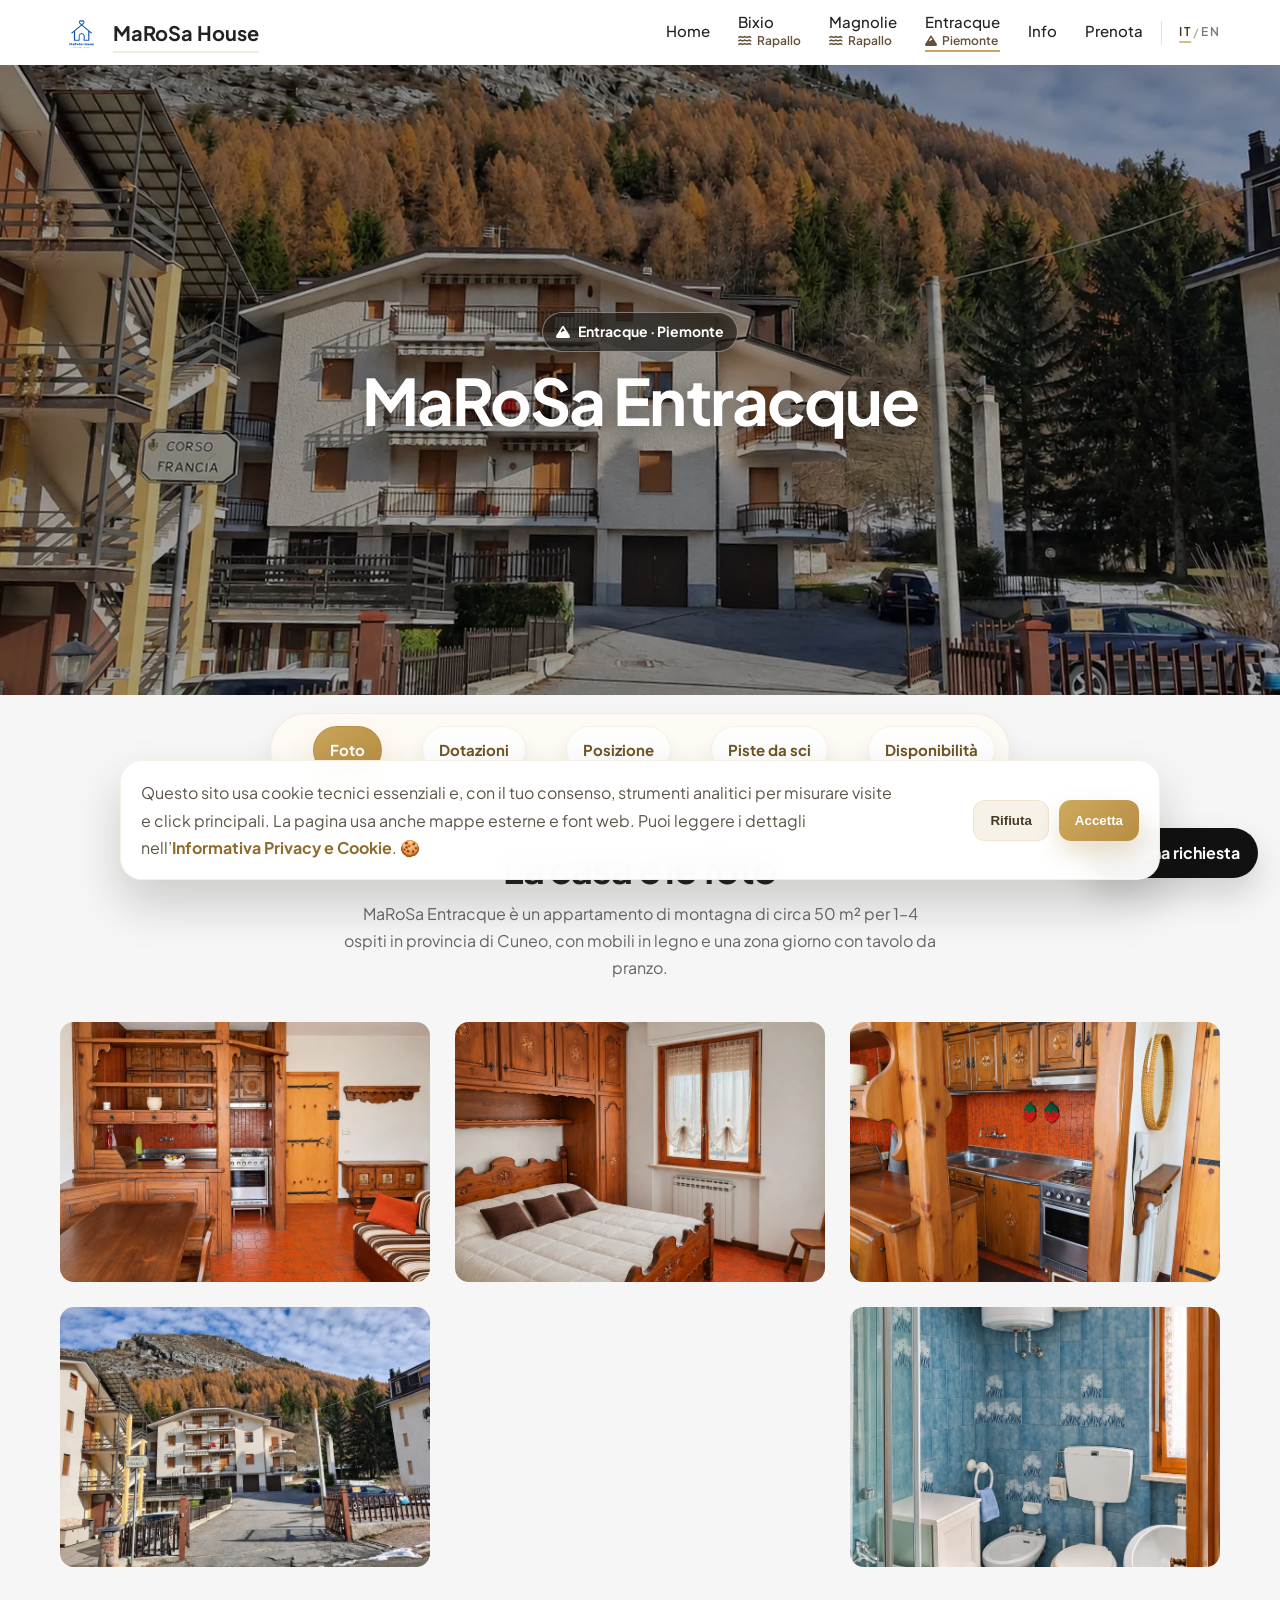
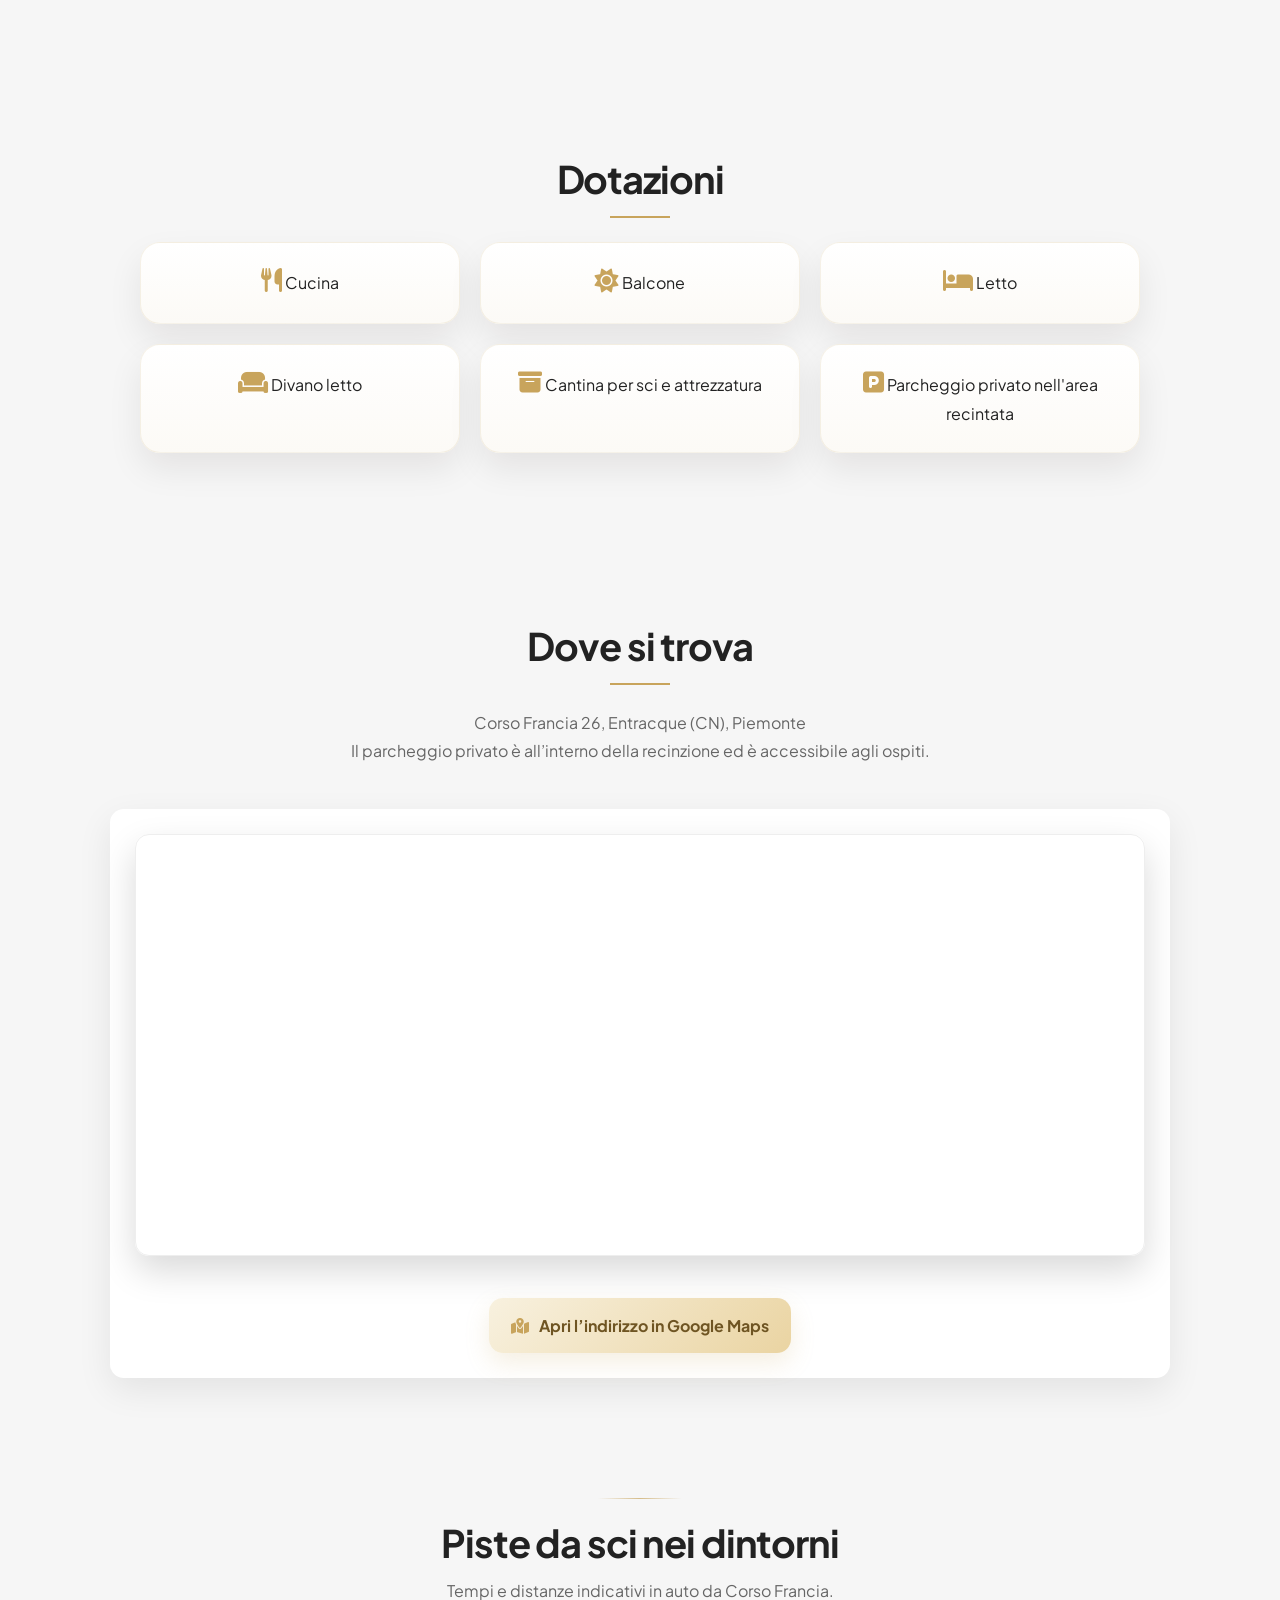
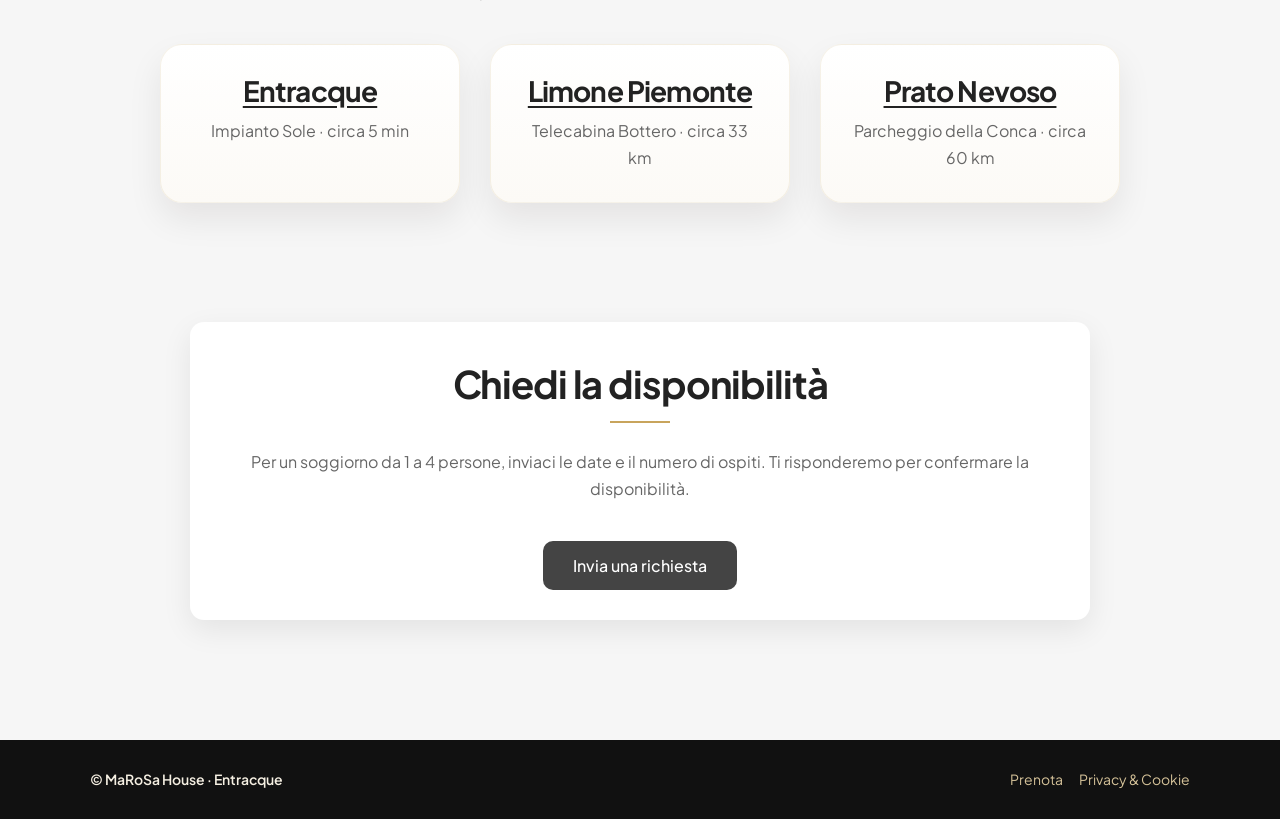
<file: marosa-entracque.html>
<!DOCTYPE html>
<html lang="it">
  <head>
    <meta charset="UTF-8" />
    <meta name="viewport" content="width=device-width, initial-scale=1.0" />
    <title>MaRoSa Entracque | Appartamento di montagna in Piemonte</title>
    <meta
      name="description"
      content="MaRoSa Entracque, appartamento in Piemonte per 1–4 ospiti, con balcone, parcheggio privato recintato e deposito sci. A circa 5 minuti dalle piste."
    />
    <meta name="robots" content="index, follow, max-image-preview:large" />
    <link rel="canonical" href="https://www.marosahouse.it/marosa-entracque.html" />
    <meta property="og:type" content="website" />
    <meta property="og:site_name" content="MaRoSa House" />
    <meta property="og:url" content="https://www.marosahouse.it/marosa-entracque.html" />
    <meta property="og:title" content="MaRoSa Entracque | Appartamento di montagna in Piemonte" />
    <meta
      property="og:description"
      content="MaRoSa Entracque, appartamento in Piemonte per 1–4 ospiti, con balcone, parcheggio privato recintato e deposito sci. A circa 5 minuti dalle piste."
    />
    <meta property="og:image" content="https://www.marosahouse.it/img/Entracque/entracque-esterno-ritocco.jpg" />
    <meta property="og:image:width" content="1448" />
    <meta property="og:image:height" content="1086" />
    <meta property="og:image:alt" content="Esterno di MaRoSa Entracque con la montagna sullo sfondo" />
    <meta property="og:locale" content="it_IT" />
    <meta property="og:locale:alternate" content="en_GB" />
    <meta name="twitter:card" content="summary_large_image" />
    <meta name="twitter:title" content="MaRoSa Entracque | Appartamento di montagna in Piemonte" />
    <meta
      name="twitter:description"
      content="MaRoSa Entracque, appartamento in Piemonte per 1–4 ospiti, con balcone, parcheggio privato recintato e deposito sci. A circa 5 minuti dalle piste."
    />
    <meta name="twitter:image" content="https://www.marosahouse.it/img/Entracque/entracque-esterno-ritocco.jpg" />
    <script type="application/ld+json">
      {
        "@context": "https://schema.org",
        "@graph": [
          {
            "@type": "WebPage",
            "@id": "https://www.marosahouse.it/marosa-entracque.html#webpage",
            "url": "https://www.marosahouse.it/marosa-entracque.html",
            "name": "MaRoSa Entracque | Appartamento di montagna in Piemonte",
            "description": "MaRoSa Entracque, appartamento in Piemonte per 1–4 ospiti, con balcone, parcheggio privato recintato e deposito sci. A circa 5 minuti dalle piste.",
            "inLanguage": "it",
            "isPartOf": {
              "@id": "https://www.marosahouse.it/#website"
            },
            "publisher": {
              "@id": "https://www.marosahouse.it/#organization"
            },
            "mainEntity": {
              "@id": "https://www.marosahouse.it/marosa-entracque.html#apartment"
            }
          },
          {
            "@type": "Apartment",
            "@id": "https://www.marosahouse.it/marosa-entracque.html#apartment",
            "name": "MaRoSa Entracque",
            "description": "MaRoSa Entracque, appartamento in Piemonte per 1–4 ospiti, con balcone, parcheggio privato recintato e deposito sci. A circa 5 minuti dalle piste.",
            "image": [
              "https://www.marosahouse.it/img/Entracque/entracque-esterno-ritocco.jpg",
              "https://www.marosahouse.it/img/Entracque/entracque-soggiorno-ritocco.jpg",
              "https://www.marosahouse.it/img/Entracque/entracque-camera-ritocco.jpg",
              "https://www.marosahouse.it/img/Entracque/entracque-cucina-ritocco.jpg"
            ],
            "address": {
              "@type": "PostalAddress",
              "streetAddress": "Corso Francia 26",
              "addressLocality": "Entracque",
              "addressRegion": "Piemonte",
              "addressCountry": "IT"
            },
            "occupancy": {
              "@type": "QuantitativeValue",
              "minValue": 1,
              "maxValue": 4
            },
            "floorSize": {
              "@type": "QuantitativeValue",
              "value": 50,
              "unitCode": "MTK"
            },
            "amenityFeature": [
              {
                "@type": "LocationFeatureSpecification",
                "name": "Cucina",
                "value": true
              },
              {
                "@type": "LocationFeatureSpecification",
                "name": "Balcone",
                "value": true
              },
              {
                "@type": "LocationFeatureSpecification",
                "name": "Letto",
                "value": true
              },
              {
                "@type": "LocationFeatureSpecification",
                "name": "Divano letto",
                "value": true
              },
              {
                "@type": "LocationFeatureSpecification",
                "name": "Cantina per sci e attrezzatura",
                "value": true
              },
              {
                "@type": "LocationFeatureSpecification",
                "name": "Parcheggio privato nell'area recintata",
                "value": true
              }
            ]
          }
        ]
      }
    </script>
    <link rel="alternate" hreflang="it" href="https://www.marosahouse.it/marosa-entracque.html" />
    <link rel="alternate" hreflang="en" href="https://www.marosahouse.it/marosa-entracque-en.html" />
    <link rel="alternate" hreflang="x-default" href="https://www.marosahouse.it/marosa-entracque.html" />
    <link rel="icon" href="img/favicon.png" type="image/png" sizes="96x96" />
    <link rel="apple-touch-icon" href="img/logo.png" />
    <link rel="stylesheet" href="css/base.css" />
    <link rel="stylesheet" href="css/apartments.css" />
    <link rel="stylesheet" href="css/responsive.css" />
    <link
      rel="stylesheet"
      href="https://cdnjs.cloudflare.com/ajax/libs/font-awesome/6.5.0/css/all.min.css"
    />
    <link
      href="https://fonts.googleapis.com/css2?family=Plus+Jakarta+Sans:wght@400;500;600;700;800&display=swap"
      rel="stylesheet"
    />
  </head>
  <body class="has-mobile-cta">
    <a class="skip-link" href="#main-content">Vai al contenuto</a>
    <div class="menu-overlay" id="menu-overlay" aria-hidden="true"></div>
    <header class="header">
      <div class="container header-container">
        <a href="/" class="logo">
          <img src="img/logo.png" alt="" />
          <span>MaRoSa House</span>
        </a>
        <div class="header-tools">
          <nav class="nav" aria-label="Navigazione principale">
            <a href="/">Home</a>
            <a class="destination-link" href="marosa-bixio.html">
              <span>Bixio</span>
              <small><i class="fa-solid fa-water" aria-hidden="true"></i>Rapallo</small>
            </a>
            <a class="destination-link" href="marosa-magnolie.html">
              <span>Magnolie</span>
              <small><i class="fa-solid fa-water" aria-hidden="true"></i>Rapallo</small>
            </a>
            <a class="destination-link active" aria-current="page" href="marosa-entracque.html">
              <span>Entracque</span>
              <small><i class="fa-solid fa-mountain" aria-hidden="true"></i>Piemonte</small>
            </a>
            <a href="info.html">Info</a>
            <a href="prenota.html">Prenota</a>
          </nav>
          <div class="language-switch" aria-label="Selezione lingua">
            <a class="active" aria-current="page" href="marosa-entracque.html" lang="it" hreflang="it">IT</a>
            <a href="marosa-entracque-en.html" lang="en" hreflang="en">EN</a>
          </div>
        </div>
        <button
          type="button"
          class="menu-toggle"
          id="menu-toggle"
          aria-label="Apri menu"
          aria-haspopup="dialog"
          aria-controls="mobile-menu"
          aria-expanded="false"
        ></button>
      </div>
    </header>
    <div class="mobile-menu" id="mobile-menu" role="dialog" aria-modal="true" aria-label="Navigazione principale">
      <button class="mobile-menu-close" id="mobile-menu-close" aria-label="Chiudi menu">×</button>
      <div class="mobile-menu-language" aria-label="Selezione lingua">
        <a class="active" aria-current="page" href="marosa-entracque.html" lang="it" hreflang="it">IT</a>
        <a href="marosa-entracque-en.html" lang="en" hreflang="en">EN</a>
      </div>
      <a href="/">Home</a>
      <a class="destination-link" href="marosa-bixio.html">
        <span>Bixio</span>
        <small><i class="fa-solid fa-water" aria-hidden="true"></i>Rapallo</small>
      </a>
      <a class="destination-link" href="marosa-magnolie.html">
        <span>Magnolie</span>
        <small><i class="fa-solid fa-water" aria-hidden="true"></i>Rapallo</small>
      </a>
      <a class="destination-link active" aria-current="page" href="marosa-entracque.html">
        <span>Entracque</span>
        <small><i class="fa-solid fa-mountain" aria-hidden="true"></i>Piemonte</small>
      </a>
      <a href="info.html">Info</a>
      <a href="prenota.html">Prenota</a>
    </div>

    <main id="main-content" tabindex="-1">
      <section class="hero-apartment hero-apartment--entracque">
        <img
          class="hero-photo"
          src="img/Entracque/entracque-esterno-ritocco.jpg"
          srcset="img/Entracque/entracque-esterno-ritocco-800.webp 800w, img/Entracque/entracque-esterno-ritocco-1448.webp 1448w"
          sizes="100vw"
          width="1448"
          height="1086"
          fetchpriority="high"
          alt="Esterno di MaRoSa Entracque con la montagna sullo sfondo"
        />
        <div>
          <span class="hero-destination"><i class="fa-solid fa-mountain" aria-hidden="true"></i>Entracque · Piemonte</span>
          <h1>MaRoSa Entracque</h1>
        </div>
      </section>

      <nav class="apartment-anchors" aria-label="Navigazione rapida appartamento">
        <a href="#foto">Foto</a>
        <a href="#servizi">Dotazioni</a>
        <a href="#mappa">Posizione</a>
        <a href="#sci">Piste da sci</a>
        <a href="#prenota">Disponibilità</a>
      </nav>

      <section class="apartment" id="foto">
        <h2>La casa e le foto</h2>
        <p>MaRoSa Entracque è un appartamento di montagna di circa 50 m² per 1–4 ospiti in provincia di Cuneo, con mobili in legno e una zona giorno con tavolo da pranzo.</p>
        <div class="gallery">
          <img
            src="img/Entracque/entracque-soggiorno-ritocco.jpg"
            srcset="img/Entracque/entracque-soggiorno-ritocco-800.webp 800w, img/Entracque/entracque-soggiorno-ritocco.jpg 1448w"
            sizes="(max-width: 768px) calc(100vw - 64px), (max-width: 1180px) 46vw, 410px"
            width="1448"
            height="1086"
            decoding="async"
            alt="Zona giorno con tavolo da pranzo e cucina in legno"
            loading="lazy"
          />
          <img
            src="img/Entracque/entracque-camera-ritocco.jpg"
            srcset="img/Entracque/entracque-camera-ritocco-800.webp 800w, img/Entracque/entracque-camera-ritocco.jpg 1448w"
            sizes="(max-width: 768px) calc(100vw - 64px), (max-width: 1180px) 46vw, 410px"
            width="1448"
            height="1086"
            decoding="async"
            alt="Camera da letto con mobili in legno"
            loading="lazy"
          />
          <img
            src="img/Entracque/entracque-cucina-ritocco.jpg"
            srcset="img/Entracque/entracque-cucina-ritocco-800.webp 800w, img/Entracque/entracque-cucina-ritocco.jpg 1448w"
            sizes="(max-width: 768px) calc(100vw - 64px), (max-width: 1180px) 46vw, 410px"
            width="1448"
            height="1086"
            decoding="async"
            alt="Cucina con piano cottura e forno"
            loading="lazy"
          />
          <img
            src="img/Entracque/entracque-esterno-ritocco.jpg"
            srcset="img/Entracque/entracque-esterno-ritocco-800.webp 800w, img/Entracque/entracque-esterno-ritocco.jpg 1448w"
            sizes="(max-width: 768px) calc(100vw - 64px), (max-width: 1180px) 46vw, 410px"
            width="1448"
            height="1086"
            decoding="async"
            alt="Esterno di MaRoSa Entracque con la montagna sullo sfondo"
            loading="lazy"
          />
          <img
            src="img/Entracque/entracque-divano-ritocco.jpg"
            srcset="img/Entracque/entracque-divano-ritocco-800.webp 800w, img/Entracque/entracque-divano-ritocco.jpg 1448w"
            sizes="(max-width: 768px) calc(100vw - 64px), (max-width: 1180px) 46vw, 410px"
            width="1448"
            height="1086"
            decoding="async"
            alt="Divano letto nella zona giorno"
            loading="lazy"
          />
          <img
            src="img/Entracque/entracque-bagno-ritocco.jpg"
            srcset="img/Entracque/entracque-bagno-ritocco-800.webp 800w, img/Entracque/entracque-bagno-ritocco.jpg 1086w"
            sizes="(max-width: 768px) calc(100vw - 64px), (max-width: 1180px) 46vw, 410px"
            width="1086"
            height="1448"
            decoding="async"
            alt="Bagno con piastrelle blu"
            loading="lazy"
          />
        </div>
      </section>

      <section class="features" id="servizi">
        <h2>Dotazioni</h2>
        <div class="features-grid">
          <div><i class="fa-solid fa-utensils" aria-hidden="true"></i> Cucina</div>
          <div><i class="fa-solid fa-sun" aria-hidden="true"></i> Balcone</div>
          <div><i class="fa-solid fa-bed" aria-hidden="true"></i> Letto</div>
          <div><i class="fa-solid fa-couch" aria-hidden="true"></i> Divano letto</div>
          <div><i class="fa-solid fa-box-archive" aria-hidden="true"></i> Cantina per sci e attrezzatura</div>
          <div><i class="fa-solid fa-square-parking" aria-hidden="true"></i> Parcheggio privato nell'area recintata</div>
        </div>
      </section>

      <section class="map" id="mappa">
        <h2>Dove si trova</h2>
        <p>Corso Francia 26, Entracque (CN), Piemonte<br />Il parcheggio privato è all’interno della recinzione ed è accessibile agli ospiti.</p>
        <div class="map-box">
          <div class="map-container">
            <iframe
              title="Mappa di MaRoSa Entracque in Corso Francia 26"
              src="https://www.google.com/maps?q=Corso%20Francia%2026%2C%20Entracque%20%28CN%29%2C%20Piemonte&amp;output=embed"
              loading="lazy"
            ></iframe>
          </div>
          <a
            class="map-cta"
            href="https://www.google.com/maps/search/?api=1&amp;query=Corso%20Francia%2026%2C%20Entracque%20%28CN%29%2C%20Piemonte"
            target="_blank"
            rel="noopener noreferrer"
          ><i class="fa-solid fa-map-location-dot" aria-hidden="true"></i><span>Apri l’indirizzo in Google Maps</span></a>
        </div>
      </section>

      <section class="info-section ski-routes" id="sci">
        <h2>Piste da sci nei dintorni</h2>
        <p>Tempi e distanze indicativi in auto da Corso Francia.</p>
        <div class="info-grid">
          <a
            class="info-card"
            href="https://www.google.com/maps/dir/?api=1&amp;origin=Corso%20Francia%2026%2C%20Entracque%20%28CN%29%2C%20Piemonte&amp;destination=44.233964%2C7.412800&amp;travelmode=driving"
            target="_blank"
            rel="noopener noreferrer"
          >
            <h3>Entracque</h3>
            <p>Impianto Sole · circa 5 min</p>
          </a>
          <a
            class="info-card"
            href="https://www.google.com/maps/dir/?api=1&amp;origin=Corso%20Francia%2026%2C%20Entracque%20%28CN%29%2C%20Piemonte&amp;destination=44.197391%2C7.583027&amp;travelmode=driving"
            target="_blank"
            rel="noopener noreferrer"
          >
            <h3>Limone Piemonte</h3>
            <p>Telecabina Bottero · circa 33 km</p>
          </a>
          <a
            class="info-card"
            href="https://www.google.com/maps/dir/?api=1&amp;origin=Corso%20Francia%2026%2C%20Entracque%20%28CN%29%2C%20Piemonte&amp;destination=44.255690%2C7.779020&amp;travelmode=driving"
            target="_blank"
            rel="noopener noreferrer"
          >
            <h3>Prato Nevoso</h3>
            <p>Parcheggio della Conca · circa 60 km</p>
          </a>
        </div>
      </section>

      <section class="booking" id="prenota">
        <h2>Chiedi la disponibilità</h2>
        <p>Per un soggiorno da 1 a 4 persone, inviaci le date e il numero di ospiti. Ti risponderemo per confermare la disponibilità.</p>
        <a class="btn email" href="prenota.html?apartment=entracque">Invia una richiesta</a>
      </section>
    </main>

    <footer class="footer">
      <div class="footer-inner">
        <div class="footer-brand">© MaRoSa House · Entracque</div>
        <div class="footer-links">
          <a href="prenota.html?apartment=entracque">Prenota</a>
          <a href="privacy-cookie.html">Privacy &amp; Cookie</a>
        </div>
      </div>
    </footer>

    <div class="mobile-sticky-cta">
      <button class="mobile-sticky-dismiss" aria-label="Nascondi barra prenotazione">×</button>
      <a class="mobile-sticky-primary" href="prenota.html?apartment=entracque">Invia una richiesta</a>
    </div>
    <div class="desktop-sticky-cta">
      <a class="desktop-sticky-secondary" href="prenota.html?apartment=entracque">Invia una richiesta</a>
    </div>

    <div class="gallery-lightbox" id="gallery-lightbox" role="dialog" aria-modal="true" aria-label="Galleria fotografica">
      <div class="gallery-lightbox-content">
        <button class="gallery-lightbox-close" id="gallery-lightbox-close" aria-label="Chiudi galleria">×</button>
        <button class="gallery-lightbox-nav gallery-lightbox-prev" id="gallery-lightbox-prev" aria-label="Foto precedente">←</button>
        <img
          class="gallery-lightbox-image"
          id="gallery-lightbox-image"
          src="[data-uri]"
          alt=""
        />
        <button class="gallery-lightbox-nav gallery-lightbox-next" id="gallery-lightbox-next" aria-label="Foto successiva">→</button>
        <p class="gallery-lightbox-caption" id="gallery-lightbox-caption"></p>
      </div>
    </div>

    <div class="cookie-banner" id="cookie-banner">
      <p>Questo sito usa cookie tecnici essenziali e, con il tuo consenso, strumenti analitici per misurare visite e click principali. La pagina usa anche mappe esterne e font web. Puoi leggere i dettagli nell’<a href="privacy-cookie.html">Informativa Privacy e Cookie</a>.</p>
      <div class="cookie-banner-actions">
        <button class="cookie-btn reject" id="cookie-reject">Rifiuta</button>
        <button class="cookie-btn accept" id="cookie-accept">Accetta</button>
      </div>
    </div>

    <script src="js/analytics-config.js"></script>
    <script src="js/analytics.js"></script>
    <script src="js/apartment-anchors.js"></script>
    <script src="js/gallery-lightbox.js"></script>
    <script src="js/reveal-animations.js"></script>
    <script src="js/cookie-consent.js"></script>
    <script src="js/mobile-sticky-cta.js"></script>
    <script src="js/sidebar.js"></script>
  </body>
</html>
</file>
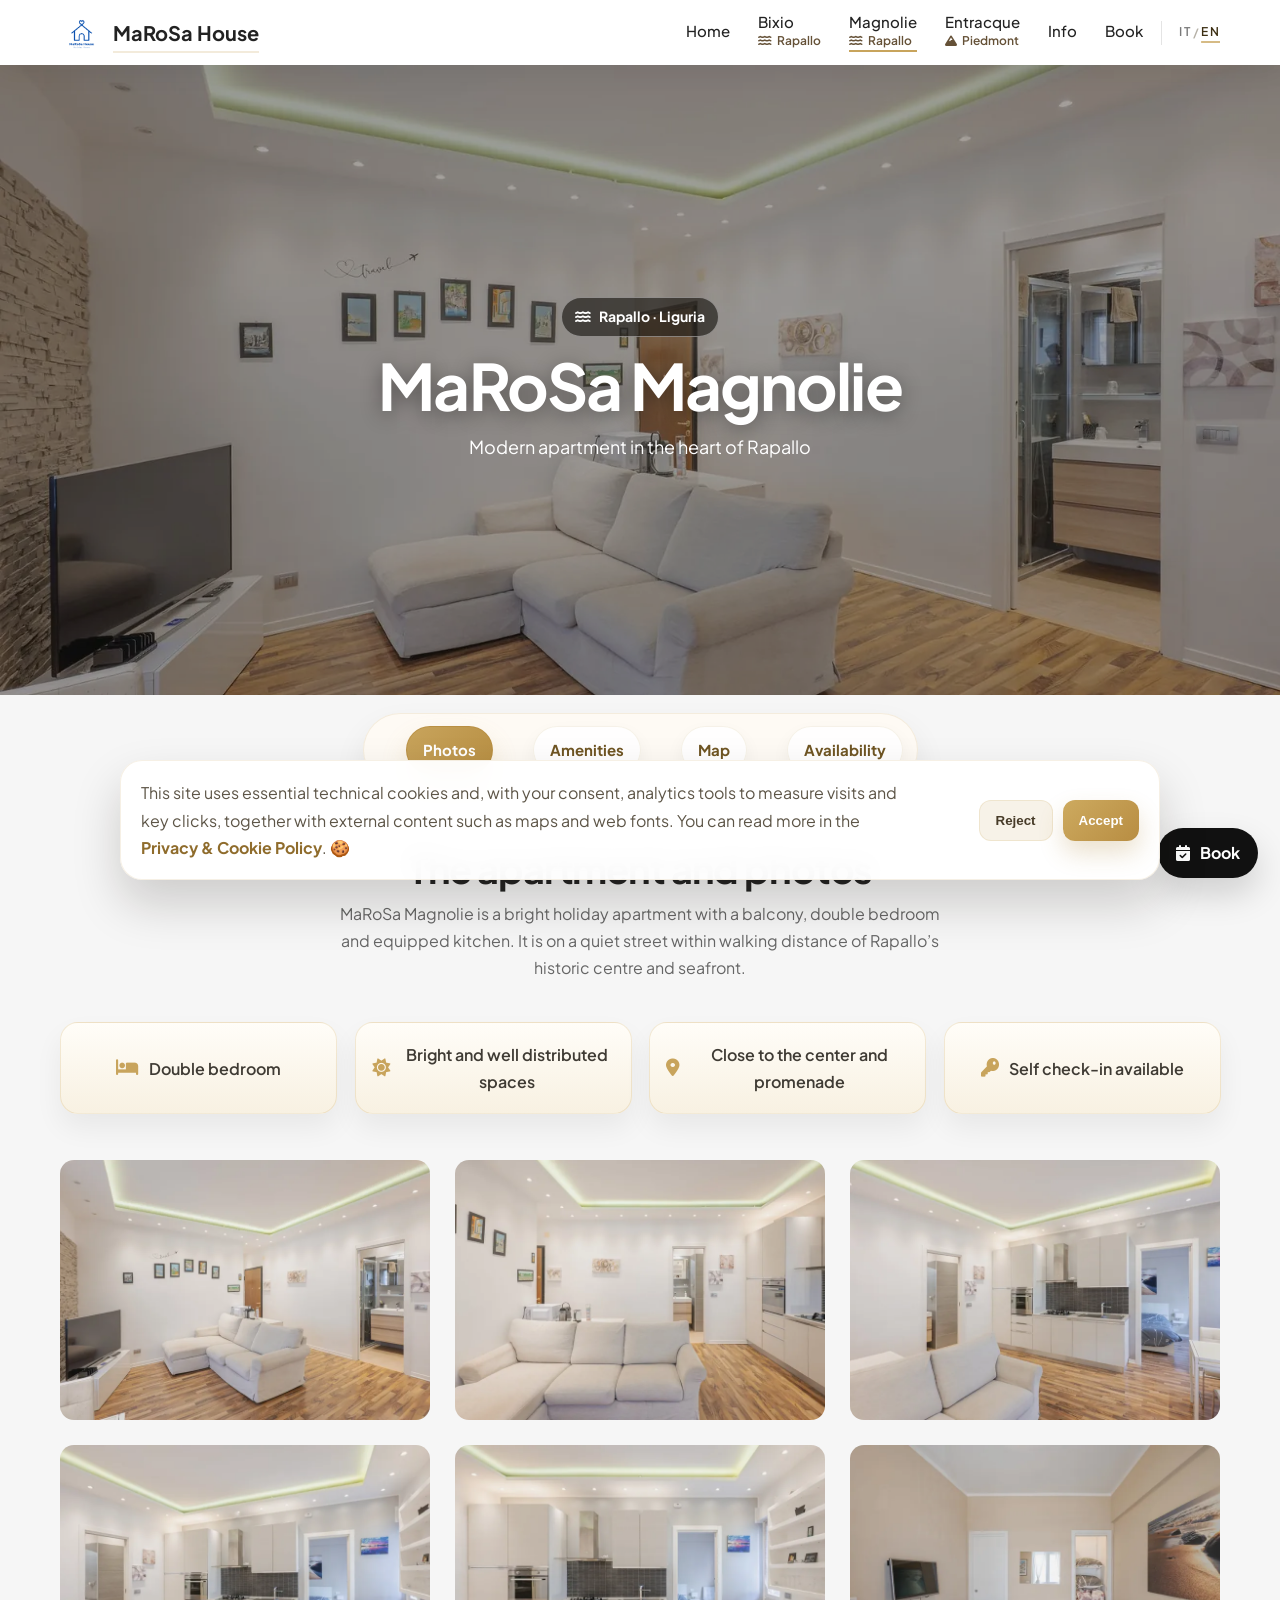
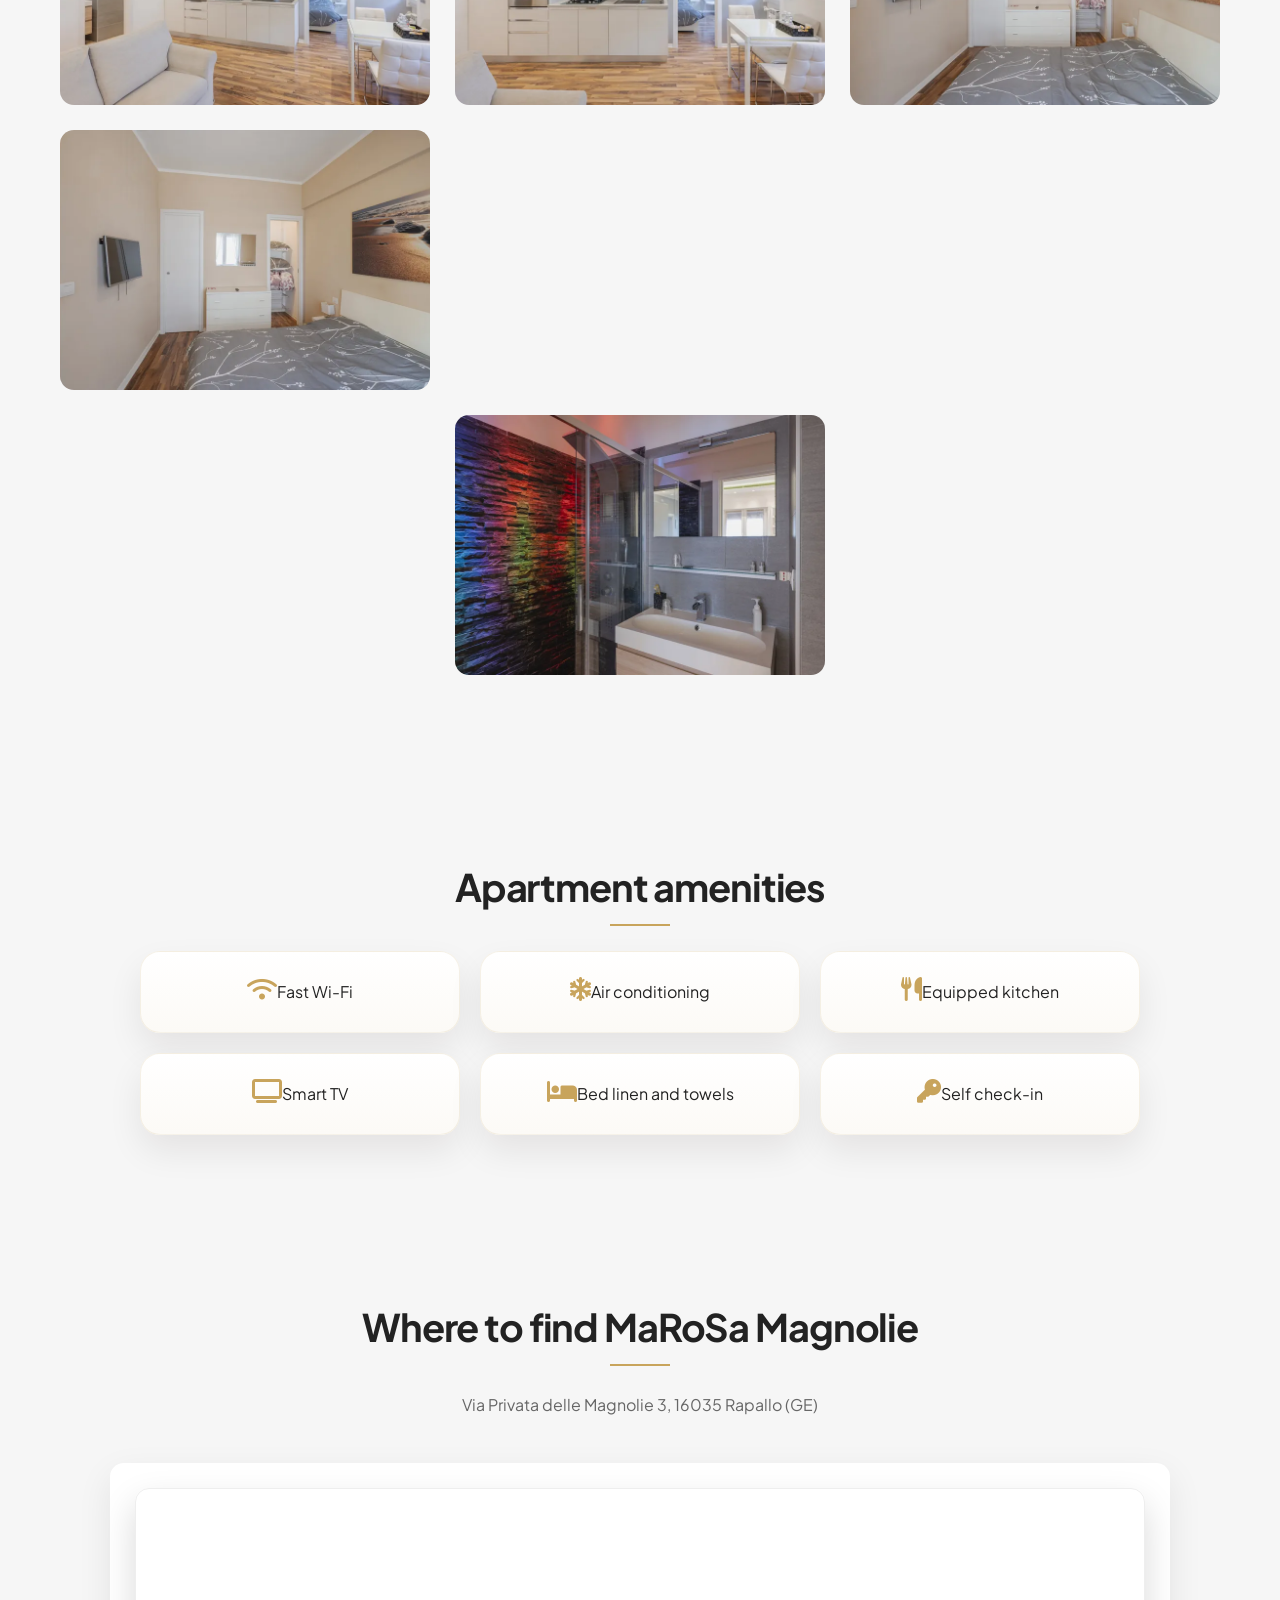
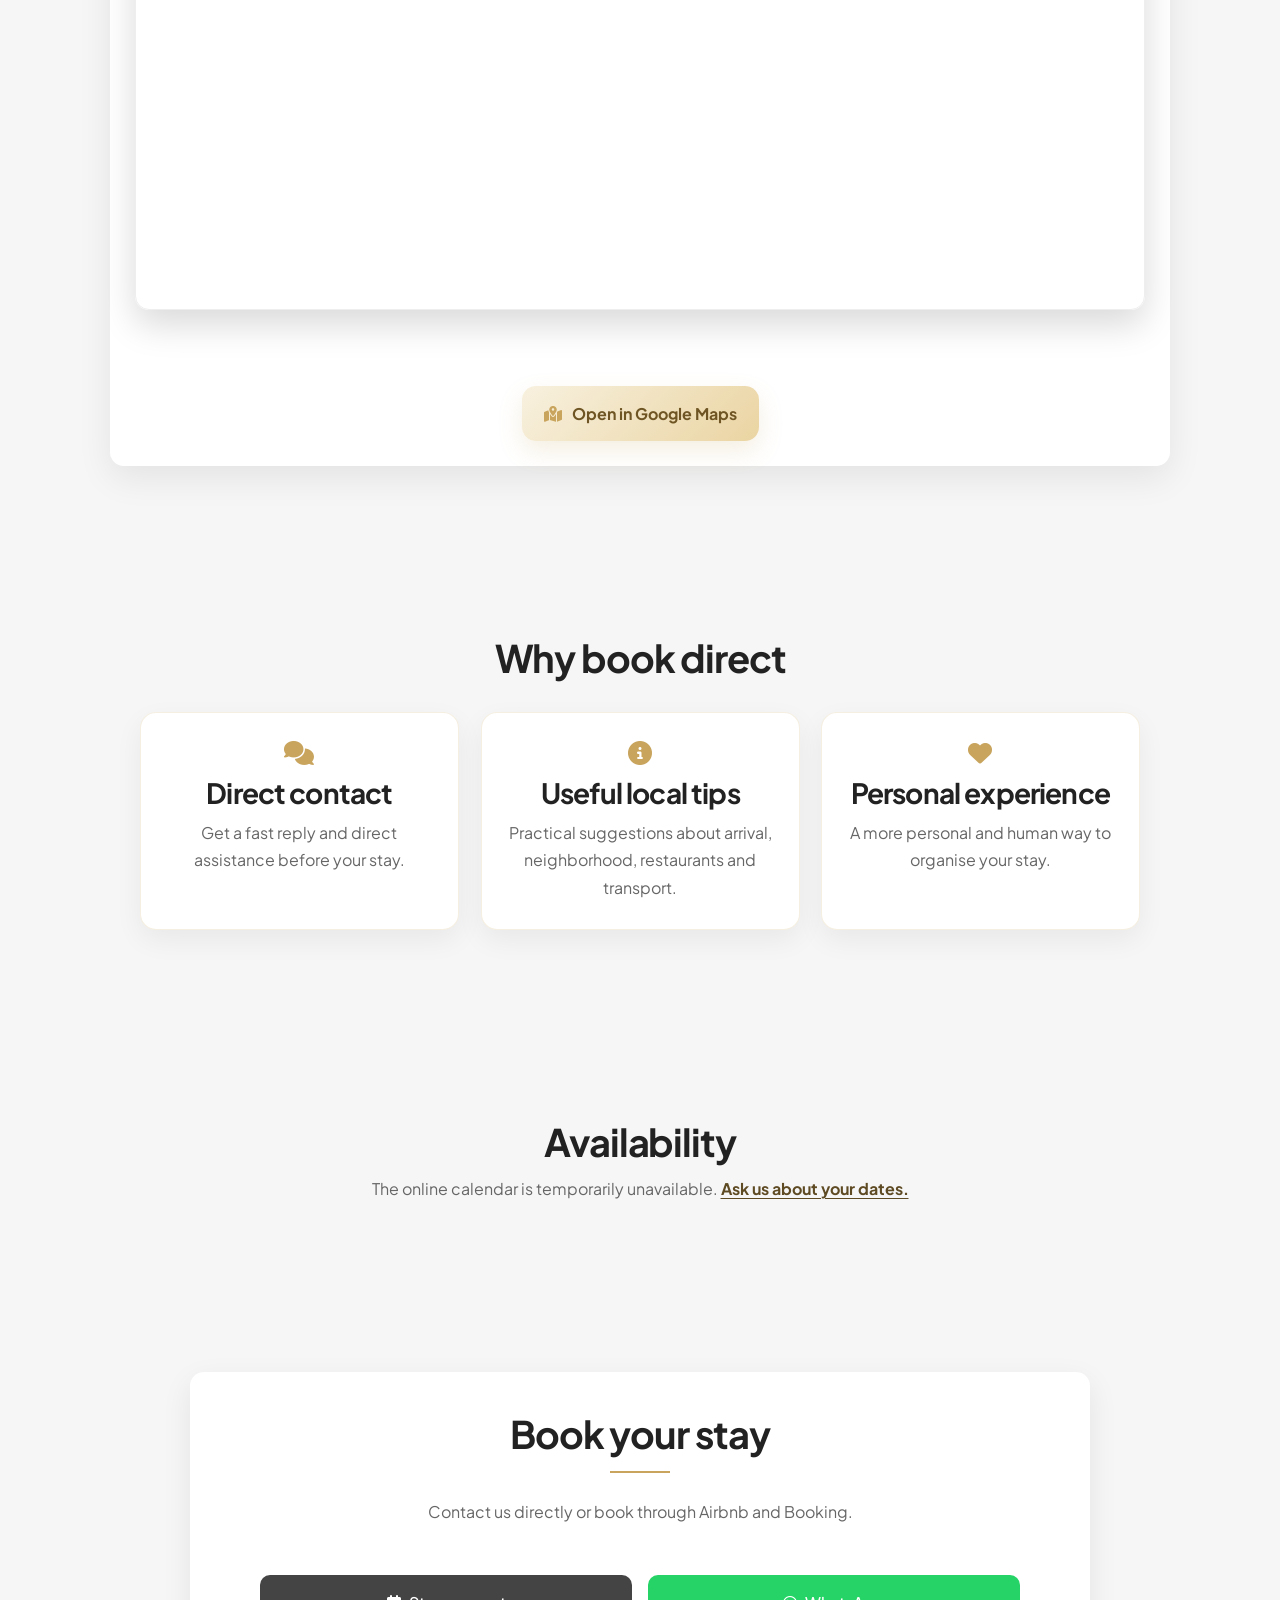
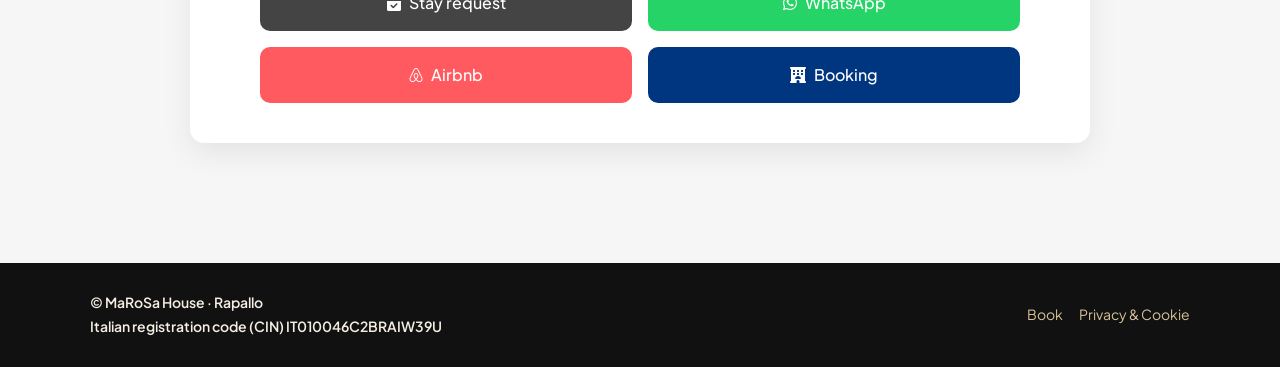
<file: marosa-magnolie-en.html>
<!DOCTYPE html>
<html lang="en">
  <head>
    <meta charset="UTF-8" />
    <meta name="viewport" content="width=device-width, initial-scale=1.0" />
    <title>MaRoSa Magnolie | Holiday apartment with balcony in Rapallo</title>
    <meta
      name="description"
      content="Stay at MaRoSa Magnolie, a bright Rapallo apartment with a balcony, fitted kitchen and self check-in near the historic centre. See photos and request dates."
    />
    <meta name="robots" content="index, follow, max-image-preview:large" />
    <link rel="canonical" href="https://www.marosahouse.it/marosa-magnolie-en.html" />
    <meta property="og:type" content="website" />
    <meta property="og:site_name" content="MaRoSa House" />
    <meta property="og:url" content="https://www.marosahouse.it/marosa-magnolie-en.html" />
    <meta property="og:title" content="MaRoSa Magnolie | Holiday apartment with balcony in Rapallo" />
    <meta
      property="og:description"
      content="Stay at MaRoSa Magnolie, a bright Rapallo apartment with a balcony, fitted kitchen and self check-in near the historic centre. See photos and request dates."
    />
    <meta property="og:image" content="https://www.marosahouse.it/img/Magnolie/complete-set/magnolie-day-area-04.jpg" />
    <meta property="og:image:width" content="1800" />
    <meta property="og:image:height" content="1198" />
    <meta property="og:image:alt" content="MaRoSa Magnolie living room in Rapallo" />
    <meta property="og:locale" content="en_GB" />
    <meta property="og:locale:alternate" content="it_IT" />
    <meta name="twitter:card" content="summary_large_image" />
    <meta name="twitter:title" content="MaRoSa Magnolie | Holiday apartment with balcony in Rapallo" />
    <meta
      name="twitter:description"
      content="Stay at MaRoSa Magnolie, a bright Rapallo apartment with a balcony, fitted kitchen and self check-in near the historic centre. See photos and request dates."
    />
    <meta name="twitter:image" content="https://www.marosahouse.it/img/Magnolie/complete-set/magnolie-day-area-04.jpg" />
    <script type="application/ld+json">
      {
        "@context": "https://schema.org",
        "@graph": [
          {
            "@type": "WebPage",
            "@id": "https://www.marosahouse.it/marosa-magnolie-en.html#webpage",
            "url": "https://www.marosahouse.it/marosa-magnolie-en.html",
            "name": "MaRoSa Magnolie | Holiday apartment with balcony in Rapallo",
            "description": "Stay at MaRoSa Magnolie, a bright Rapallo apartment with a balcony, fitted kitchen and self check-in near the historic centre. See photos and request dates.",
            "inLanguage": "en",
            "isPartOf": {
              "@id": "https://www.marosahouse.it/#website"
            },
            "publisher": {
              "@id": "https://www.marosahouse.it/#organization"
            },
            "mainEntity": {
              "@id": "https://www.marosahouse.it/marosa-magnolie.html#apartment"
            }
          },
          {
            "@type": "Apartment",
            "@id": "https://www.marosahouse.it/marosa-magnolie.html#apartment",
            "name": "MaRoSa Magnolie",
            "description": "MaRoSa Magnolie is a bright holiday apartment with a balcony, double bedroom and equipped kitchen. It is on a quiet street within walking distance of Rapallo’s historic centre and seafront.",
            "image": [
              "https://www.marosahouse.it/img/Magnolie/complete-set/magnolie-day-area-02.jpg",
              "https://www.marosahouse.it/img/Magnolie/complete-set/magnolie-bedroom-03.jpg",
              "https://www.marosahouse.it/img/Magnolie/complete-set/magnolie-day-area-03.jpg",
              "https://www.marosahouse.it/img/Magnolie/complete-set/magnolie-bathroom-05.jpg"
            ],
            "address": {
              "@type": "PostalAddress",
              "streetAddress": "Via Privata delle Magnolie 3",
              "addressLocality": "Rapallo",
              "postalCode": "16035",
              "addressRegion": "Liguria",
              "addressCountry": "IT"
            },
            "identifier": {
              "@type": "PropertyValue",
              "propertyID": "CIN",
              "value": "IT010046C2BRAIW39U"
            },
            "numberOfBedrooms": 1,
            "numberOfBathroomsTotal": 1,
            "sameAs": [
              "https://www.airbnb.com/rooms/1637753276156157006",
              "https://www.booking.com/hotel/it/casa-vacanze-marosa-rapallo-magnolie.en-gb.html"
            ]
          }
        ]
      }
    </script>
    <link rel="alternate" hreflang="it" href="https://www.marosahouse.it/marosa-magnolie.html" />
    <link rel="alternate" hreflang="en" href="https://www.marosahouse.it/marosa-magnolie-en.html" />
    <link rel="alternate" hreflang="x-default" href="https://www.marosahouse.it/marosa-magnolie.html" />
    <link rel="icon" href="img/favicon.png" type="image/png" sizes="96x96" />
    <link rel="apple-touch-icon" href="img/logo.png" />
    <link rel="stylesheet" href="css/base.css" />
    <link rel="stylesheet" href="css/apartments.css" />
    <link rel="stylesheet" href="css/responsive.css" />
    <link
      rel="stylesheet"
      href="https://cdnjs.cloudflare.com/ajax/libs/font-awesome/6.5.0/css/all.min.css"
    />
    <link
      href="https://fonts.googleapis.com/css2?family=Plus+Jakarta+Sans:wght@400;500;600;700;800&display=swap"
      rel="stylesheet"
    />
  </head>
  <body class="has-mobile-cta">
    <a class="skip-link" href="#main-content">Skip to content</a>
    <div class="menu-overlay" id="menu-overlay" aria-hidden="true"></div>
    <header class="header">
      <div class="container header-container">
        <a href="index-en.html" class="logo">
          <img src="img/logo.png" alt="" />
          <span>MaRoSa House</span>
        </a>
        <div class="header-tools">
          <nav class="nav">
            <a href="index-en.html">Home</a>
            <a class="destination-link" href="marosa-bixio-en.html">
              <span>Bixio</span>
              <small><i class="fa-solid fa-water" aria-hidden="true"></i>Rapallo</small>
            </a>
            <a class="destination-link active" href="marosa-magnolie-en.html">
              <span>Magnolie</span>
              <small><i class="fa-solid fa-water" aria-hidden="true"></i>Rapallo</small>
            </a>
            <a class="destination-link" href="marosa-entracque-en.html">
              <span>Entracque</span>
              <small><i class="fa-solid fa-mountain" aria-hidden="true"></i>Piedmont</small>
            </a>
            <a href="info-en.html">Info</a>
            <a href="prenota-en.html">Book</a>
          </nav>
          <div class="language-switch" aria-label="Language selector">
            <a href="marosa-magnolie.html">IT</a>
            <a class="active" href="marosa-magnolie-en.html">EN</a>
          </div>
        </div>
        <button type="button" class="menu-toggle" id="menu-toggle" aria-label="Open menu" aria-haspopup="dialog" aria-controls="mobile-menu" aria-expanded="false"></button>
      </div>
    </header>
    <div class="mobile-menu" id="mobile-menu" role="dialog" aria-modal="true" aria-label="Main navigation">
      <button class="mobile-menu-close" id="mobile-menu-close" aria-label="Close menu">×</button>
      <div class="mobile-menu-language" aria-label="Language selector">
        <a href="marosa-magnolie.html">IT</a>
        <a class="active" href="marosa-magnolie-en.html">EN</a>
      </div>
      <a href="index-en.html">Home</a>
      <a class="destination-link" href="marosa-bixio-en.html">
        <span>Bixio</span>
        <small><i class="fa-solid fa-water" aria-hidden="true"></i>Rapallo</small>
      </a>
      <a class="destination-link active" href="marosa-magnolie-en.html">
        <span>Magnolie</span>
        <small><i class="fa-solid fa-water" aria-hidden="true"></i>Rapallo</small>
      </a>
      <a class="destination-link" href="marosa-entracque-en.html">
        <span>Entracque</span>
        <small><i class="fa-solid fa-mountain" aria-hidden="true"></i>Piedmont</small>
      </a>
      <a href="info-en.html">Info</a>
      <a href="prenota-en.html">Book</a>
    </div>

    <main id="main-content" tabindex="-1">
    <section class="hero-apartment">
      <img
        class="hero-photo"
        src="img/Magnolie/magnolie-kitchen2.jpg"
        srcset="img/Magnolie/magnolie-kitchen2-800.webp 800w, img/Magnolie/magnolie-kitchen2-1600.webp 1600w"
        sizes="100vw"
        width="1800"
        height="1198"
        fetchpriority="high"
        alt="Kitchen at MaRoSa Magnolie in Rapallo"
      />
      <div>
        <span class="hero-destination"><i class="fa-solid fa-water" aria-hidden="true"></i>Rapallo · Liguria</span>
        <h1>MaRoSa Magnolie</h1>
        <p>Modern apartment in the heart of Rapallo</p>
      </div>
    </section>

    <nav class="apartment-anchors" aria-label="Quick apartment navigation">
      <a href="#foto">Photos</a>
      <a href="#servizi">Amenities</a>
      <a href="#mappa">Map</a>
      <a href="#disponibilita">Availability</a>
    </nav>

    <section class="apartment" id="foto">
      <h2>The apartment and photos</h2>
      <p>MaRoSa Magnolie is a bright holiday apartment with a balcony, double bedroom and equipped kitchen. It is on a quiet street within walking distance of Rapallo’s historic centre and seafront.</p>
      <div class="quick-info">
        <div class="quick-info-item"><i class="fa-solid fa-bed"></i><span>Double bedroom</span></div>
        <div class="quick-info-item"><i class="fa-solid fa-sun"></i><span>Bright and well distributed spaces</span></div>
        <div class="quick-info-item"><i class="fa-solid fa-location-dot"></i><span>Close to the center and promenade</span></div>
        <div class="quick-info-item"><i class="fa-solid fa-key"></i><span>Self check-in available</span></div>
      </div>
      <div class="gallery">
        <img src="img/Magnolie/complete-set/magnolie-day-area-02.jpg" srcset="img/Magnolie/magnolie-kitchen2-800.webp 800w, img/Magnolie/complete-set/magnolie-day-area-02.jpg 1800w" sizes="(max-width: 768px) calc(100vw - 64px), (max-width: 1180px) 46vw, 410px" width="1800" height="1198" decoding="async" alt="MaRoSa Magnolie living room" loading="lazy" />
        <img src="img/Magnolie/complete-set/magnolie-day-area-03.jpg" srcset="img/Magnolie/complete-set/magnolie-day-area-03-800.webp 800w, img/Magnolie/complete-set/magnolie-day-area-03.jpg 1800w" sizes="(max-width: 768px) calc(100vw - 64px), (max-width: 1180px) 46vw, 410px" width="1800" height="1198" decoding="async" alt="MaRoSa Magnolie living room detail" loading="lazy" />
        <img src="img/Magnolie/complete-set/magnolie-day-area-04.jpg" srcset="img/Magnolie/magnolie-livingroom1-800.webp 800w, img/Magnolie/complete-set/magnolie-day-area-04.jpg 1800w" sizes="(max-width: 768px) calc(100vw - 64px), (max-width: 1180px) 46vw, 410px" width="1800" height="1198" decoding="async" alt="MaRoSa Magnolie open-plan living room" loading="lazy" />
        <img src="img/Magnolie/complete-set/magnolie-day-area-05.jpg" srcset="img/Magnolie/complete-set/magnolie-day-area-05-800.webp 800w, img/Magnolie/complete-set/magnolie-day-area-05.jpg 1800w" sizes="(max-width: 768px) calc(100vw - 64px), (max-width: 1180px) 46vw, 410px" width="1800" height="1198" decoding="async" alt="MaRoSa Magnolie lounge area" loading="lazy" />
        <img src="img/Magnolie/complete-set/magnolie-day-area-06.jpg" srcset="img/Magnolie/complete-set/magnolie-day-area-06-800.webp 800w, img/Magnolie/complete-set/magnolie-day-area-06.jpg 1800w" sizes="(max-width: 768px) calc(100vw - 64px), (max-width: 1180px) 46vw, 410px" width="1800" height="1198" decoding="async" alt="MaRoSa Magnolie kitchen" loading="lazy" />
        <img src="img/Magnolie/complete-set/magnolie-bedroom-04.jpg" srcset="img/Magnolie/complete-set/magnolie-bedroom-04-800.webp 800w, img/Magnolie/complete-set/magnolie-bedroom-04.jpg 1800w" sizes="(max-width: 768px) calc(100vw - 64px), (max-width: 1180px) 46vw, 410px" width="1800" height="1198" decoding="async" alt="MaRoSa Magnolie bedroom" loading="lazy" />
        <img src="img/Magnolie/complete-set/magnolie-bedroom-03.jpg" srcset="img/Magnolie/complete-set/magnolie-bedroom-03-800.webp 800w, img/Magnolie/complete-set/magnolie-bedroom-03.jpg 1800w" sizes="(max-width: 768px) calc(100vw - 64px), (max-width: 1180px) 46vw, 410px" width="1800" height="1198" decoding="async" alt="MaRoSa Magnolie double bedroom" loading="lazy" />
        <img src="img/Magnolie/complete-set/magnolie-bedroom-06.jpg" srcset="img/Magnolie/complete-set/magnolie-bedroom-06-800.webp 800w, img/Magnolie/complete-set/magnolie-bedroom-06.jpg 1800w" sizes="(max-width: 768px) calc(100vw - 64px), (max-width: 1180px) 46vw, 410px" width="1800" height="1198" decoding="async" alt="MaRoSa Magnolie bedroom detail" loading="lazy" />
        <img src="img/Magnolie/complete-set/magnolie-day-area-01.jpg" srcset="img/Magnolie/complete-set/magnolie-day-area-01-800.webp 800w, img/Magnolie/complete-set/magnolie-day-area-01.jpg 1800w" sizes="(max-width: 768px) calc(100vw - 64px), (max-width: 1180px) 46vw, 410px" width="1800" height="1198" decoding="async" alt="MaRoSa Magnolie day area detail" loading="lazy" />
        <img src="img/Magnolie/complete-set/magnolie-building-01.jpg" srcset="img/Magnolie/complete-set/magnolie-building-01-800.webp 800w, img/Magnolie/complete-set/magnolie-building-01.jpg 1800w" sizes="(max-width: 768px) calc(100vw - 64px), (max-width: 1180px) 46vw, 410px" width="1800" height="1197" decoding="async" alt="MaRoSa Magnolie building entrance" loading="lazy" />
        <img src="img/Magnolie/complete-set/magnolie-entry-02.jpg" srcset="img/Magnolie/complete-set/magnolie-entry-02-800.webp 800w, img/Magnolie/complete-set/magnolie-entry-02.jpg 1800w" sizes="(max-width: 768px) calc(100vw - 64px), (max-width: 1180px) 46vw, 410px" width="1800" height="1198" decoding="async" alt="MaRoSa Magnolie apartment entrance" loading="lazy" />
        <img src="img/Magnolie/complete-set/magnolie-bathroom-05.jpg" srcset="img/Magnolie/complete-set/magnolie-bathroom-05-800.webp 800w, img/Magnolie/complete-set/magnolie-bathroom-05.jpg 1800w" sizes="(max-width: 768px) calc(100vw - 64px), (max-width: 1180px) 46vw, 410px" width="1800" height="1198" decoding="async" alt="MaRoSa Magnolie shower" loading="lazy" />
      </div>
    </section>

    <section class="features" id="servizi">
      <h2>Apartment amenities</h2>
      <div class="features-grid">
        <div><i class="fa-solid fa-wifi"></i>Fast Wi-Fi</div>
        <div><i class="fa-solid fa-snowflake"></i>Air conditioning</div>
        <div><i class="fa-solid fa-utensils"></i>Equipped kitchen</div>
        <div><i class="fa-solid fa-tv"></i>Smart TV</div>
        <div><i class="fa-solid fa-bed"></i>Bed linen and towels</div>
        <div><i class="fa-solid fa-key"></i>Self check-in</div>
      </div>
    </section>

    <section class="map" id="mappa">
      <h2>Where to find MaRoSa Magnolie</h2>
      <p>Via Privata delle Magnolie 3, 16035 Rapallo (GE)</p>
      <div class="map-box">
        <div class="map-container">
          <iframe title="Map of MaRoSa Magnolie in Rapallo" src="https://www.google.com/maps?q=Via+Privata+delle+Magnolie+3,+16035+Rapallo&output=embed" loading="lazy"></iframe>
        </div>
        <div class="map-info">
          <div class="map-item"><i class="fa-solid fa-location-dot"></i><span>Rapallo center</span></div>
          <div class="map-item"><i class="fa-solid fa-water"></i><span>Close to the promenade</span></div>
          <div class="map-item"><i class="fa-solid fa-train"></i><span>Easy for Portofino and Cinque Terre</span></div>
        </div>
        <a class="map-cta" href="https://www.google.com/maps/search/?api=1&query=Via+Privata+delle+Magnolie+3,+16035+Rapallo" target="_blank" rel="noopener noreferrer">
          <i class="fa-solid fa-map-location-dot"></i><span>Open in Google Maps</span>
        </a>
      </div>
    </section>

    <section class="direct-booking">
      <h2>Why book direct</h2>
      <div class="direct-booking-grid">
        <div class="direct-booking-card"><i class="fa-solid fa-comments"></i><h3>Direct contact</h3><p>Get a fast reply and direct assistance before your stay.</p></div>
        <div class="direct-booking-card"><i class="fa-solid fa-circle-info"></i><h3>Useful local tips</h3><p>Practical suggestions about arrival, neighborhood, restaurants and transport.</p></div>
        <div class="direct-booking-card"><i class="fa-solid fa-heart"></i><h3>Personal experience</h3><p>A more personal and human way to organise your stay.</p></div>
      </div>
    </section>

    <section class="availability" id="disponibilita">
      <h2>Availability</h2>
      <p>Next months calendar.</p>
      <div class="availability-legend">
        <span><i class="availability-dot free"></i>Available</span>
        <span><i class="availability-dot past"></i>Unavailable</span>
      </div>
      <div class="availability-calendar" data-apartment="magnolie"></div>
    </section>

    <section class="booking" id="prenota">
      <h2>Book your stay</h2>
      <p>Contact us directly or book through Airbnb and Booking.</p>
      <div class="booking-buttons">
        <a class="btn email" href="prenota-en.html?apartment=magnolie"><i class="fa-solid fa-calendar-check"></i> Stay request</a>
        <a class="btn whatsapp" href="https://wa.me/393383232007"><i class="fa-brands fa-whatsapp"></i> WhatsApp</a>
        <a class="btn airbnb" href="https://www.airbnb.com/rooms/1637753276156157006"><i class="fa-brands fa-airbnb"></i> Airbnb</a>
        <a class="btn booking-btn" href="https://www.booking.com/hotel/it/casa-vacanze-marosa-rapallo-magnolie.en-gb.html"><i class="fa-solid fa-hotel"></i> Booking</a>
      </div>
    </section>

    </main>

    <footer class="footer">
      <div class="footer-inner">
        <div class="footer-brand">© MaRoSa House · Rapallo<br />Italian registration code (CIN) IT010046C2BRAIW39U</div>
        <div class="footer-links">
          <a href="prenota-en.html">Book</a>
          <a href="privacy-cookie-en.html">Privacy & Cookie</a>
        </div>
      </div>
    </footer>

    <div class="mobile-sticky-cta">
      <button class="mobile-sticky-dismiss" aria-label="Hide booking bar">×</button>
      <a class="mobile-sticky-primary" href="prenota-en.html?apartment=magnolie"><i class="fa-solid fa-calendar-check"></i><span>Book</span></a>
    </div>
    <div class="desktop-sticky-cta">
      <a class="desktop-sticky-secondary" href="prenota-en.html?apartment=magnolie"><i class="fa-solid fa-calendar-check"></i><span>Book</span></a>
    </div>

    <div class="gallery-lightbox" id="gallery-lightbox" role="dialog" aria-modal="true" aria-label="Photo gallery">
      <div class="gallery-lightbox-content">
        <button class="gallery-lightbox-close" id="gallery-lightbox-close" aria-label="Close gallery">×</button>
        <button class="gallery-lightbox-nav gallery-lightbox-prev" id="gallery-lightbox-prev" aria-label="Previous photo">←</button>
        <img class="gallery-lightbox-image" id="gallery-lightbox-image" src="[data-uri]" alt="" />
        <button class="gallery-lightbox-nav gallery-lightbox-next" id="gallery-lightbox-next" aria-label="Next photo">→</button>
        <p class="gallery-lightbox-caption" id="gallery-lightbox-caption"></p>
      </div>
    </div>

    <div class="cookie-banner" id="cookie-banner">
      <p>This site uses essential technical cookies and, with your consent, analytics tools to measure visits and key clicks, together with external content such as maps and web fonts. You can read more in the <a href="privacy-cookie-en.html">Privacy & Cookie Policy</a>.</p>
      <div class="cookie-banner-actions">
        <button class="cookie-btn reject" id="cookie-reject">Reject</button>
        <button class="cookie-btn accept" id="cookie-accept">Accept</button>
      </div>
    </div>

    <script src="js/analytics-config.js"></script>
    <script src="js/analytics.js"></script>
    <script src="js/availability-loader.js"></script>
    <script src="js/apartment-anchors.js"></script>
    <script src="js/gallery-lightbox.js"></script>
    <script src="js/reveal-animations.js"></script>
    <script src="js/cookie-consent.js"></script>
    <script src="js/mobile-sticky-cta.js"></script>
    <script src="js/sidebar.js"></script>
  </body>
</html>
</file>
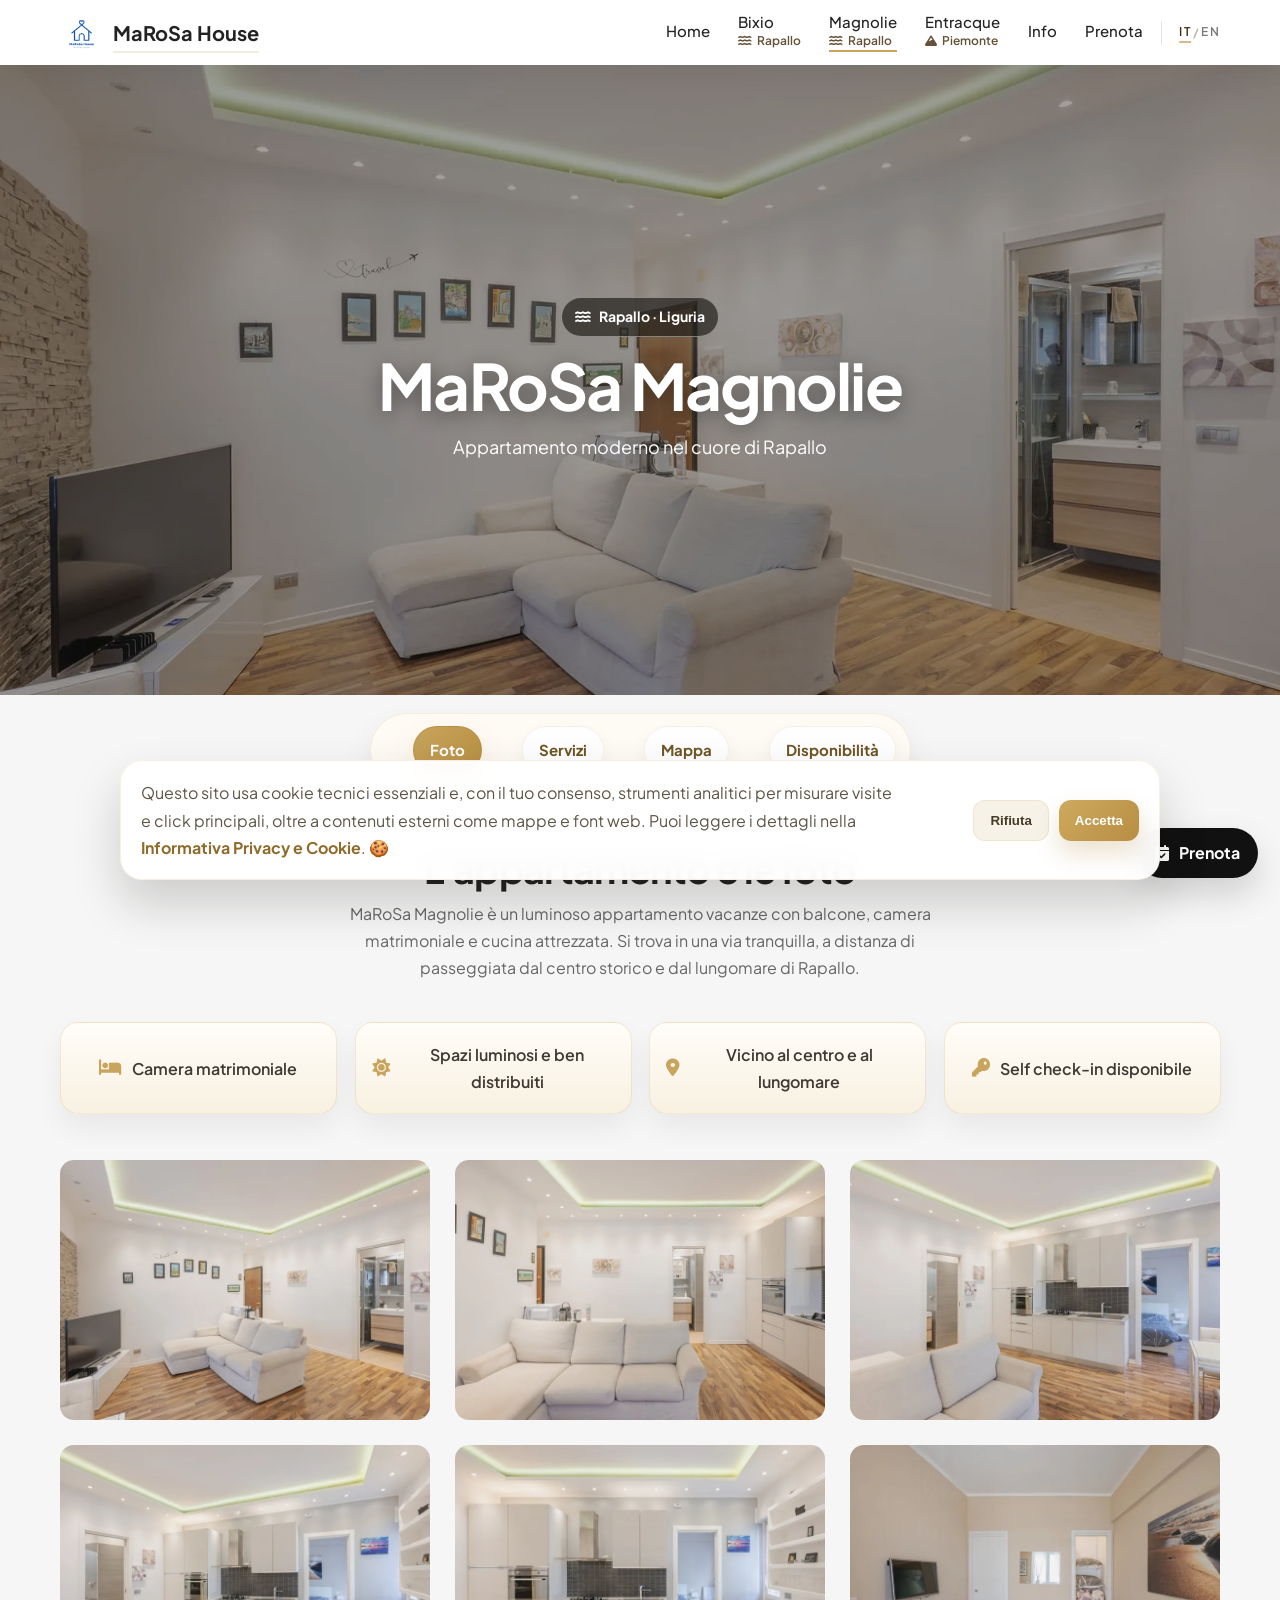
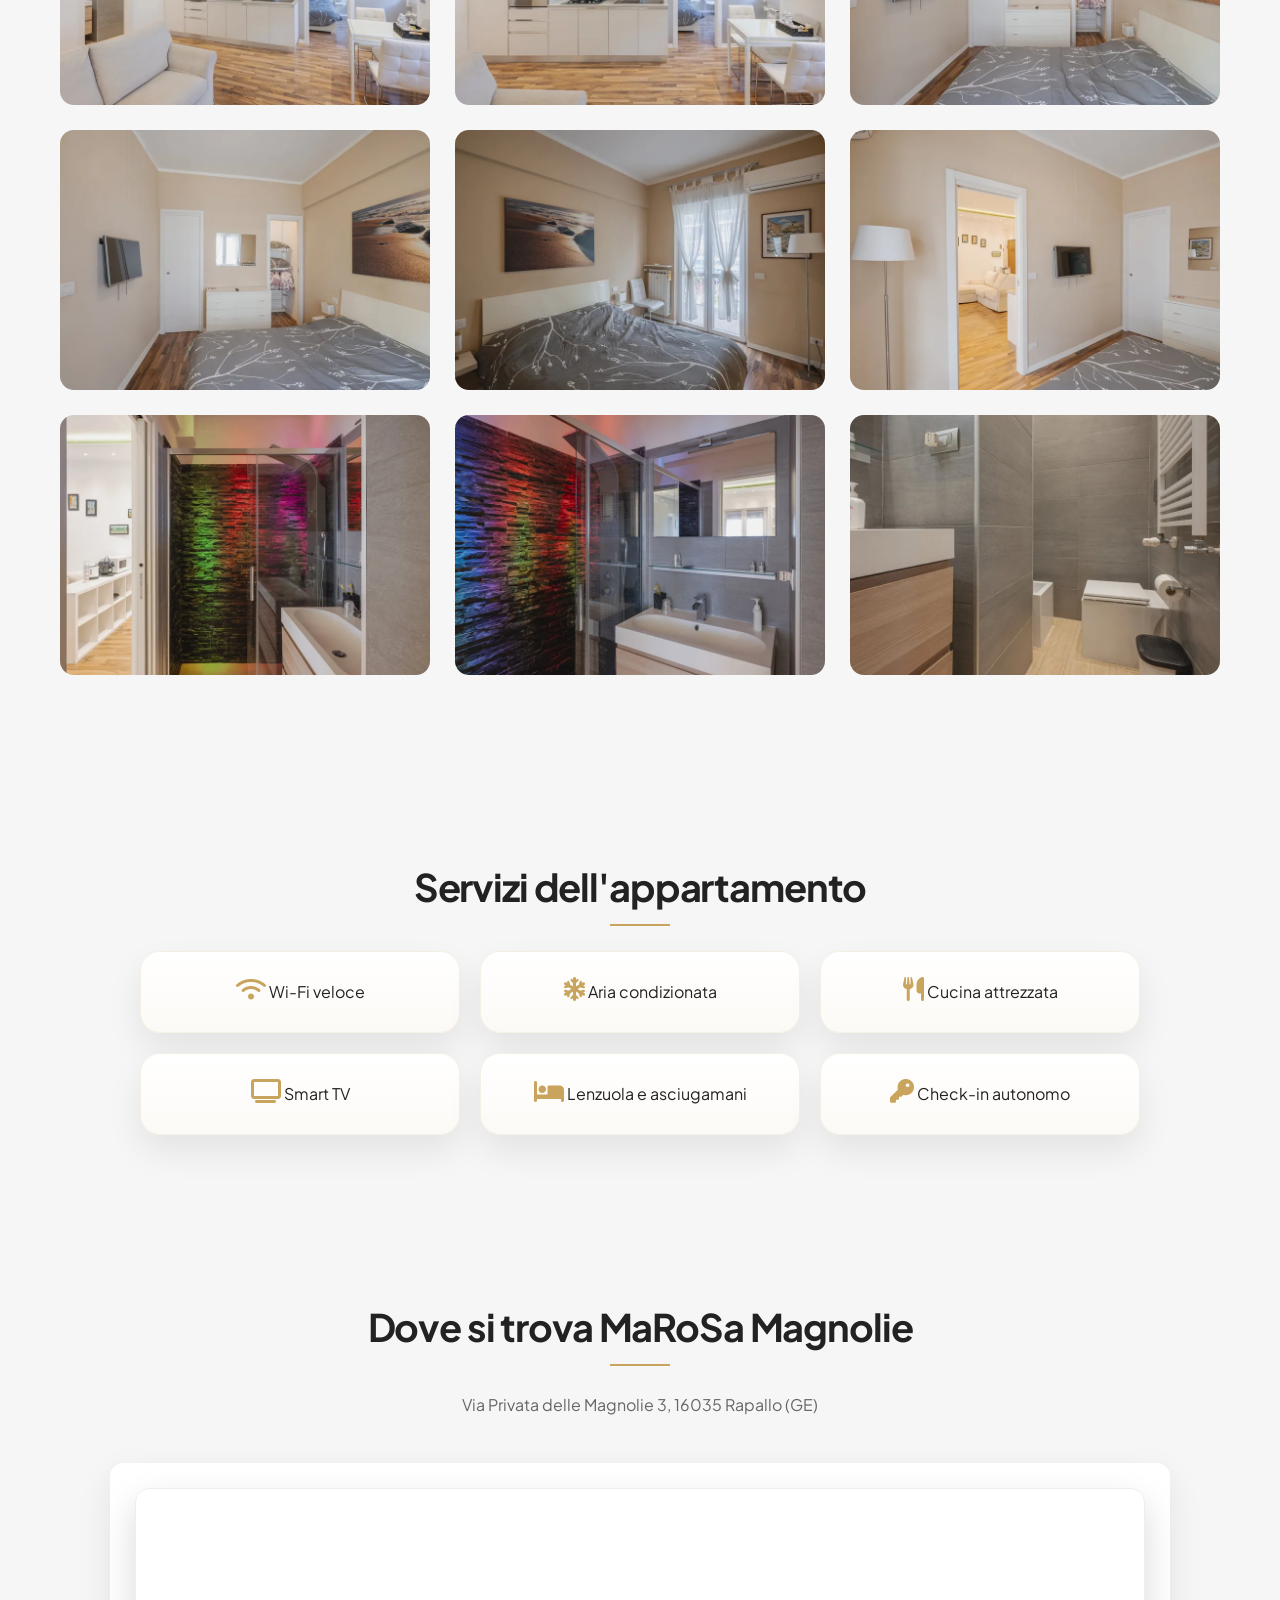
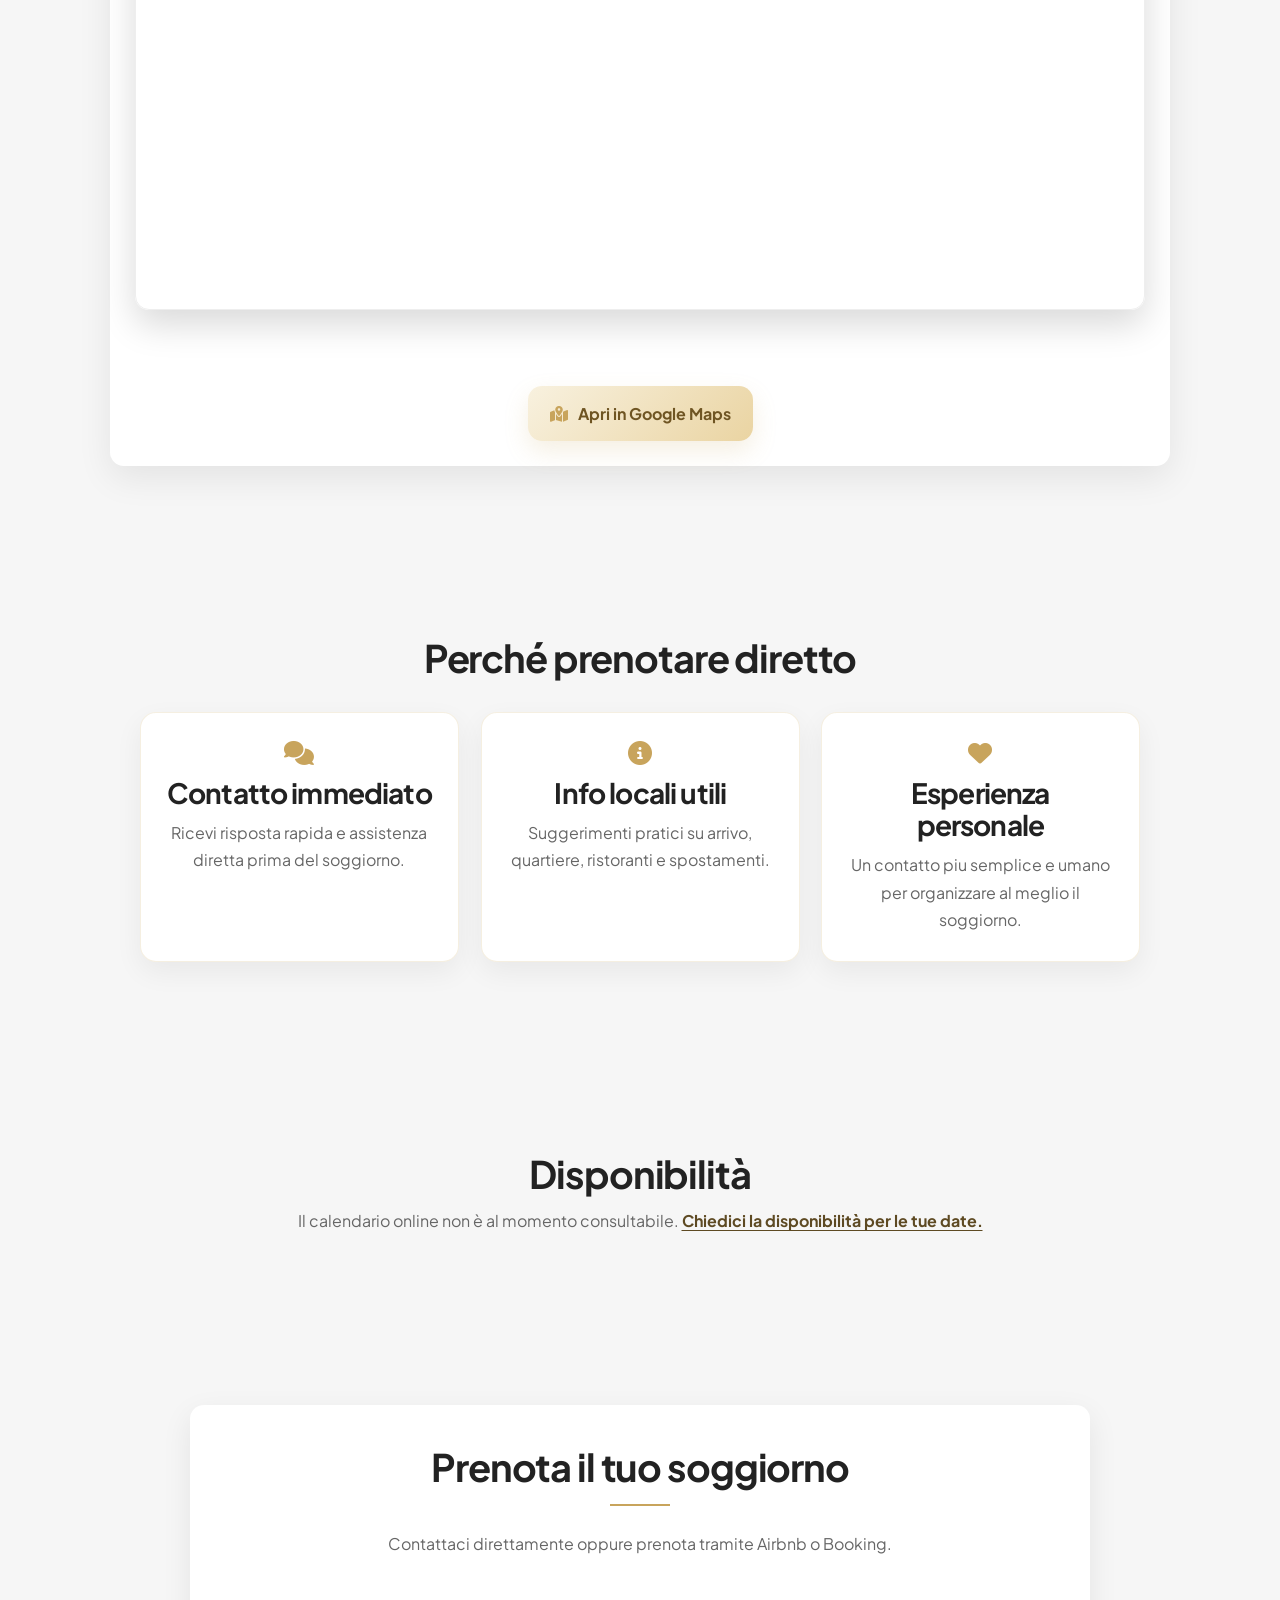
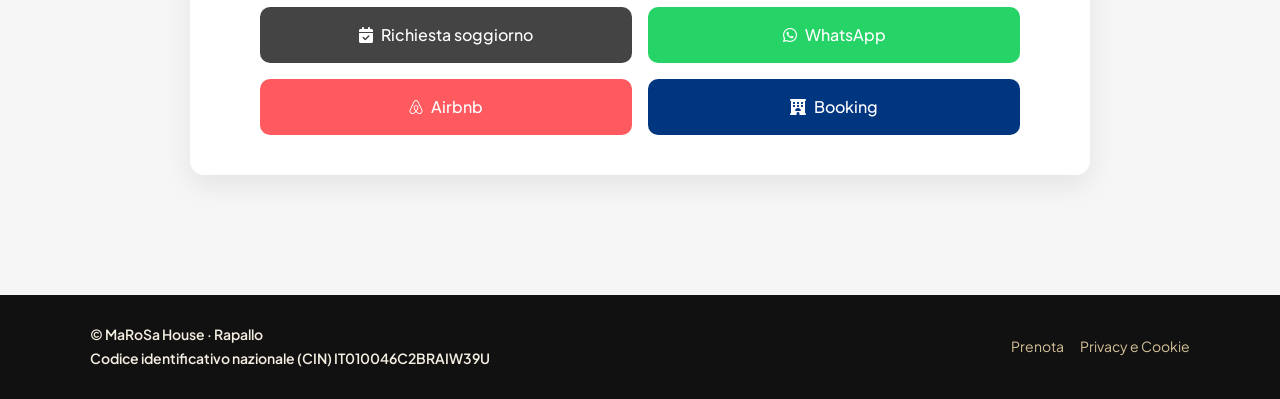
<file: marosa-magnolie.html>
<!DOCTYPE html>

<!--
  Pagina appartamento: MaRoSa Magnolie
  Struttura pagina:

  HEADER
  HERO
  DESCRIZIONE + GALLERIA
  SERVIZI
  GUIDE
  PRENOTAZIONE
  FOOTER
-->

<html lang="it">
  <head>
    <meta charset="UTF-8" />

    <meta name="viewport" content="width=device-width, initial-scale=1.0" />

    <title>MaRoSa Magnolie | Appartamento vacanze con balcone a Rapallo</title>
    <meta
      name="description"
      content="MaRoSa Magnolie è un appartamento vacanze a Rapallo con balcone, cucina attrezzata e check-in autonomo, vicino al centro storico. Foto e richiesta soggiorno."
    />
    <meta name="robots" content="index, follow, max-image-preview:large" />
    <link rel="canonical" href="https://www.marosahouse.it/marosa-magnolie.html" />
    <meta property="og:type" content="website" />
    <meta property="og:site_name" content="MaRoSa House" />
    <meta property="og:url" content="https://www.marosahouse.it/marosa-magnolie.html" />
    <meta property="og:title" content="MaRoSa Magnolie | Appartamento vacanze con balcone a Rapallo" />
    <meta
      property="og:description"
      content="MaRoSa Magnolie è un appartamento vacanze a Rapallo con balcone, cucina attrezzata e check-in autonomo, vicino al centro storico. Foto e richiesta soggiorno."
    />
    <meta property="og:image" content="https://www.marosahouse.it/img/Magnolie/complete-set/magnolie-day-area-04.jpg" />
    <meta property="og:image:width" content="1800" />
    <meta property="og:image:height" content="1198" />
    <meta property="og:image:alt" content="Soggiorno di MaRoSa Magnolie a Rapallo" />
    <meta property="og:locale" content="it_IT" />
    <meta property="og:locale:alternate" content="en_GB" />
    <meta name="twitter:card" content="summary_large_image" />
    <meta name="twitter:title" content="MaRoSa Magnolie | Appartamento vacanze con balcone a Rapallo" />
    <meta
      name="twitter:description"
      content="MaRoSa Magnolie è un appartamento vacanze a Rapallo con balcone, cucina attrezzata e check-in autonomo, vicino al centro storico. Foto e richiesta soggiorno."
    />
    <meta name="twitter:image" content="https://www.marosahouse.it/img/Magnolie/complete-set/magnolie-day-area-04.jpg" />
    <script type="application/ld+json">
      {
        "@context": "https://schema.org",
        "@graph": [
          {
            "@type": "WebPage",
            "@id": "https://www.marosahouse.it/marosa-magnolie.html#webpage",
            "url": "https://www.marosahouse.it/marosa-magnolie.html",
            "name": "MaRoSa Magnolie | Appartamento vacanze con balcone a Rapallo",
            "description": "MaRoSa Magnolie è un appartamento vacanze a Rapallo con balcone, cucina attrezzata e check-in autonomo, vicino al centro storico. Foto e richiesta soggiorno.",
            "inLanguage": "it",
            "isPartOf": {
              "@id": "https://www.marosahouse.it/#website"
            },
            "publisher": {
              "@id": "https://www.marosahouse.it/#organization"
            },
            "mainEntity": {
              "@id": "https://www.marosahouse.it/marosa-magnolie.html#apartment"
            }
          },
          {
            "@type": "Apartment",
            "@id": "https://www.marosahouse.it/marosa-magnolie.html#apartment",
            "name": "MaRoSa Magnolie",
            "description": "MaRoSa Magnolie è un luminoso appartamento vacanze con balcone, camera matrimoniale e cucina attrezzata. Si trova in una via tranquilla, a distanza di passeggiata dal centro storico e dal lungomare di Rapallo.",
            "image": [
              "https://www.marosahouse.it/img/Magnolie/complete-set/magnolie-day-area-02.jpg",
              "https://www.marosahouse.it/img/Magnolie/complete-set/magnolie-bedroom-03.jpg",
              "https://www.marosahouse.it/img/Magnolie/complete-set/magnolie-day-area-03.jpg",
              "https://www.marosahouse.it/img/Magnolie/complete-set/magnolie-bathroom-05.jpg"
            ],
            "address": {
              "@type": "PostalAddress",
              "streetAddress": "Via Privata delle Magnolie 3",
              "addressLocality": "Rapallo",
              "postalCode": "16035",
              "addressRegion": "Liguria",
              "addressCountry": "IT"
            },
            "identifier": {
              "@type": "PropertyValue",
              "propertyID": "CIN",
              "value": "IT010046C2BRAIW39U"
            },
            "numberOfBedrooms": 1,
            "numberOfBathroomsTotal": 1,
            "sameAs": [
              "https://www.airbnb.com/rooms/1637753276156157006",
              "https://www.booking.com/hotel/it/casa-vacanze-marosa-rapallo-magnolie.it.html"
            ]
          }
        ]
      }
    </script>
    <link rel="alternate" hreflang="it" href="https://www.marosahouse.it/marosa-magnolie.html" />
    <link rel="alternate" hreflang="en" href="https://www.marosahouse.it/marosa-magnolie-en.html" />
    <link rel="alternate" hreflang="x-default" href="https://www.marosahouse.it/marosa-magnolie.html" />
    <link rel="icon" href="img/favicon.png" type="image/png" sizes="96x96" />
    <link rel="apple-touch-icon" href="img/logo.png" />

    <!-- FontAwesome -->
    <link
      rel="stylesheet"
      href="https://cdnjs.cloudflare.com/ajax/libs/font-awesome/6.5.0/css/all.min.css"
    />

    <!-- CSS -->
    <link rel="stylesheet" href="css/base.css" />
    <link rel="stylesheet" href="css/apartments.css" />
    <link rel="stylesheet" href="css/responsive.css" />
    <!-- Google Fonts -->
    <link
      href="https://fonts.googleapis.com/css2?family=Plus+Jakarta+Sans:wght@400;500;600;700;800&display=swap"
      rel="stylesheet"
    />
  </head>

  <body class="has-mobile-cta">
    <a class="skip-link" href="#main-content">Vai al contenuto</a>
    <!-- ========================================= -->
    <!-- HEADER -->
    <!-- ========================================= -->
    <div class="menu-overlay" id="menu-overlay" aria-hidden="true"></div>
    <header class="header">
      <div class="container header-container">
        <div class="logo">
          <a href="/" class="logo">
            <img src="img/logo.png" alt="" />
            <span>MaRoSa House</span>
          </a>
        </div>

        <div class="header-tools">
          <nav class="nav">
            <a href="/">Home</a>
            <a class="destination-link" href="marosa-bixio.html">
              <span>Bixio</span>
              <small><i class="fa-solid fa-water" aria-hidden="true"></i>Rapallo</small>
            </a>
            <a class="destination-link active" href="marosa-magnolie.html">
              <span>Magnolie</span>
              <small><i class="fa-solid fa-water" aria-hidden="true"></i>Rapallo</small>
            </a>
            <a class="destination-link" href="marosa-entracque.html">
              <span>Entracque</span>
              <small><i class="fa-solid fa-mountain" aria-hidden="true"></i>Piemonte</small>
            </a>
            <a href="info.html">Info</a>
            <a href="prenota.html">Prenota</a>
          </nav>
          <div class="language-switch" aria-label="Selezione lingua">
            <a class="active" href="marosa-magnolie.html">IT</a>
            <a href="marosa-magnolie-en.html">EN</a>
          </div>
        </div>

        <!-- HAMBURGER -->
        <button type="button" class="menu-toggle" id="menu-toggle" aria-label="Apri menu" aria-haspopup="dialog" aria-controls="mobile-menu" aria-expanded="false"></button>
      </div>
    </header>

    <!-- MOBILE MENU -->
    <div class="mobile-menu" id="mobile-menu" role="dialog" aria-modal="true" aria-label="Navigazione principale">
      <button class="mobile-menu-close" id="mobile-menu-close" aria-label="Chiudi menu">×</button>
      <div class="mobile-menu-language" aria-label="Selezione lingua">
        <a class="active" href="marosa-magnolie.html">IT</a>
        <a href="marosa-magnolie-en.html">EN</a>
      </div>
      <a href="/">Home</a>
      <a class="destination-link" href="marosa-bixio.html">
        <span>Bixio</span>
        <small><i class="fa-solid fa-water" aria-hidden="true"></i>Rapallo</small>
      </a>
      <a class="destination-link active" href="marosa-magnolie.html">
        <span>Magnolie</span>
        <small><i class="fa-solid fa-water" aria-hidden="true"></i>Rapallo</small>
      </a>
      <a class="destination-link" href="marosa-entracque.html">
        <span>Entracque</span>
        <small><i class="fa-solid fa-mountain" aria-hidden="true"></i>Piemonte</small>
      </a>
      <a href="info.html">Informazioni</a>
      <a href="prenota.html">Prenota</a>
    </div>

    <!-- ========================================= -->
    <!-- HERO -->
    <!-- ========================================= -->

    <main id="main-content" tabindex="-1">
    <section class="hero-apartment">
      <img
        class="hero-photo"
        src="img/Magnolie/magnolie-kitchen2.jpg"
        srcset="img/Magnolie/magnolie-kitchen2-800.webp 800w, img/Magnolie/magnolie-kitchen2-1600.webp 1600w"
        sizes="100vw"
        width="1800"
        height="1198"
        fetchpriority="high"
        alt="Cucina di MaRoSa Magnolie a Rapallo"
      />
      <div>
        <span class="hero-destination"><i class="fa-solid fa-water" aria-hidden="true"></i>Rapallo · Liguria</span>
        <h1>MaRoSa Magnolie</h1>

        <p>Appartamento moderno nel cuore di Rapallo</p>
      </div>
    </section>

    <nav class="apartment-anchors" aria-label="Navigazione rapida appartamento">
      <a href="#foto">Foto</a>
      <a href="#servizi">Servizi</a>
      <a href="#mappa">Mappa</a>
      <a href="#disponibilita">Disponibilità</a>
    </nav>

    <!-- ========================================= -->
    <!-- DESCRIZIONE -->
    <!-- ========================================= -->

    <section class="apartment" id="foto">
      <h2>L'appartamento e le foto</h2>
      <p>MaRoSa Magnolie è un luminoso appartamento vacanze con balcone, camera matrimoniale e cucina attrezzata. Si trova in una via tranquilla, a distanza di passeggiata dal centro storico e dal lungomare di Rapallo.</p>

      <div class="quick-info">
        <div class="quick-info-item">
          <i class="fa-solid fa-bed"></i>
          <span>Camera matrimoniale</span>
        </div>

        <div class="quick-info-item">
          <i class="fa-solid fa-sun"></i>
          <span>Spazi luminosi e ben distribuiti</span>
        </div>

        <div class="quick-info-item">
          <i class="fa-solid fa-location-dot"></i>
          <span>Vicino al centro e al lungomare</span>
        </div>

        <div class="quick-info-item">
          <i class="fa-solid fa-key"></i>
          <span>Self check-in disponibile</span>
        </div>
      </div>

      <!-- ========================================= -->
      <!-- GALLERIA FOTO -->
      <!-- ========================================= -->

      <div class="gallery">
        <img
          src="img/Magnolie/complete-set/magnolie-day-area-02.jpg"
          srcset="img/Magnolie/magnolie-kitchen2-800.webp 800w, img/Magnolie/complete-set/magnolie-day-area-02.jpg 1800w"
          sizes="(max-width: 768px) calc(100vw - 64px), (max-width: 1180px) 46vw, 410px"
          width="1800"
          height="1198"
          decoding="async"
          alt="Soggiorno MaRoSa Magnolie"
          loading="lazy"
        />

        <img
          src="img/Magnolie/complete-set/magnolie-day-area-03.jpg"
          srcset="img/Magnolie/complete-set/magnolie-day-area-03-800.webp 800w, img/Magnolie/complete-set/magnolie-day-area-03.jpg 1800w"
          sizes="(max-width: 768px) calc(100vw - 64px), (max-width: 1180px) 46vw, 410px"
          width="1800"
          height="1198"
          decoding="async"
          alt="Soggiorno MaRoSa Magnolie"
          loading="lazy"
        />

        <img
          src="img/Magnolie/complete-set/magnolie-day-area-04.jpg"
          srcset="img/Magnolie/magnolie-livingroom1-800.webp 800w, img/Magnolie/complete-set/magnolie-day-area-04.jpg 1800w"
          sizes="(max-width: 768px) calc(100vw - 64px), (max-width: 1180px) 46vw, 410px"
          width="1800"
          height="1198"
          decoding="async"
          alt="Salotto open space MaRoSa Magnolie"
          loading="lazy"
        />

        <img
          src="img/Magnolie/complete-set/magnolie-day-area-05.jpg"
          srcset="img/Magnolie/complete-set/magnolie-day-area-05-800.webp 800w, img/Magnolie/complete-set/magnolie-day-area-05.jpg 1800w"
          sizes="(max-width: 768px) calc(100vw - 64px), (max-width: 1180px) 46vw, 410px"
          width="1800"
          height="1198"
          decoding="async"
          alt="Zona living MaRoSa Magnolie"
          loading="lazy"
        />

        <img
          src="img/Magnolie/complete-set/magnolie-day-area-06.jpg"
          srcset="img/Magnolie/complete-set/magnolie-day-area-06-800.webp 800w, img/Magnolie/complete-set/magnolie-day-area-06.jpg 1800w"
          sizes="(max-width: 768px) calc(100vw - 64px), (max-width: 1180px) 46vw, 410px"
          width="1800"
          height="1198"
          decoding="async"
          alt="Cucina appartamento MaRoSa Magnolie"
          loading="lazy"
        />

        <img
          src="img/Magnolie/complete-set/magnolie-bedroom-04.jpg"
          srcset="img/Magnolie/complete-set/magnolie-bedroom-04-800.webp 800w, img/Magnolie/complete-set/magnolie-bedroom-04.jpg 1800w"
          sizes="(max-width: 768px) calc(100vw - 64px), (max-width: 1180px) 46vw, 410px"
          width="1800"
          height="1198"
          decoding="async"
          alt="Camera da letto MaRoSa Magnolie"
          loading="lazy"
        />

        <img
          src="img/Magnolie/complete-set/magnolie-bedroom-03.jpg"
          srcset="img/Magnolie/complete-set/magnolie-bedroom-03-800.webp 800w, img/Magnolie/complete-set/magnolie-bedroom-03.jpg 1800w"
          sizes="(max-width: 768px) calc(100vw - 64px), (max-width: 1180px) 46vw, 410px"
          width="1800"
          height="1198"
          decoding="async"
          alt="Camera matrimoniale MaRoSa Magnolie"
          loading="lazy"
        />

        <img
          src="img/Magnolie/complete-set/magnolie-bedroom-06.jpg"
          srcset="img/Magnolie/complete-set/magnolie-bedroom-06-800.webp 800w, img/Magnolie/complete-set/magnolie-bedroom-06.jpg 1800w"
          sizes="(max-width: 768px) calc(100vw - 64px), (max-width: 1180px) 46vw, 410px"
          width="1800"
          height="1198"
          decoding="async"
          alt="Dettaglio camera MaRoSa Magnolie"
          loading="lazy"
        />

        <img
          src="img/Magnolie/complete-set/magnolie-day-area-01.jpg"
          srcset="img/Magnolie/complete-set/magnolie-day-area-01-800.webp 800w, img/Magnolie/complete-set/magnolie-day-area-01.jpg 1800w"
          sizes="(max-width: 768px) calc(100vw - 64px), (max-width: 1180px) 46vw, 410px"
          width="1800"
          height="1198"
          decoding="async"
          alt="Dettaglio zona giorno MaRoSa Magnolie"
          loading="lazy"
        />

        <img
          src="img/Magnolie/complete-set/magnolie-building-01.jpg"
          srcset="img/Magnolie/complete-set/magnolie-building-01-800.webp 800w, img/Magnolie/complete-set/magnolie-building-01.jpg 1800w"
          sizes="(max-width: 768px) calc(100vw - 64px), (max-width: 1180px) 46vw, 410px"
          width="1800"
          height="1197"
          decoding="async"
          alt="Ingresso edificio MaRoSa Magnolie"
          loading="lazy"
        />

        <img
          src="img/Magnolie/complete-set/magnolie-entry-02.jpg"
          srcset="img/Magnolie/complete-set/magnolie-entry-02-800.webp 800w, img/Magnolie/complete-set/magnolie-entry-02.jpg 1800w"
          sizes="(max-width: 768px) calc(100vw - 64px), (max-width: 1180px) 46vw, 410px"
          width="1800"
          height="1198"
          decoding="async"
          alt="Ingresso appartamento MaRoSa Magnolie"
          loading="lazy"
        />

        <img
          src="img/Magnolie/complete-set/magnolie-bathroom-05.jpg"
          srcset="img/Magnolie/complete-set/magnolie-bathroom-05-800.webp 800w, img/Magnolie/complete-set/magnolie-bathroom-05.jpg 1800w"
          sizes="(max-width: 768px) calc(100vw - 64px), (max-width: 1180px) 46vw, 410px"
          width="1800"
          height="1198"
          decoding="async"
          alt="Doccia bagno MaRoSa Magnolie"
          loading="lazy"
        />
      </div>
    </section>

    <!-- ========================================= -->
    <!-- SERVIZI -->
    <!-- ========================================= -->

    <section class="features" id="servizi">
      <h2>Servizi dell'appartamento</h2>

      <div class="features-grid">
        <div>
          <i class="fa-solid fa-wifi"></i>
          Wi-Fi veloce
        </div>

        <div>
          <i class="fa-solid fa-snowflake"></i>
          Aria condizionata
        </div>

        <div>
          <i class="fa-solid fa-utensils"></i>
          Cucina attrezzata
        </div>

        <div>
          <i class="fa-solid fa-tv"></i>
          Smart TV
        </div>

        <div>
          <i class="fa-solid fa-bed"></i>
          Lenzuola e asciugamani
        </div>

        <div>
          <i class="fa-solid fa-key"></i>
          Check-in autonomo
        </div>
      </div>
    </section>

    <!-- ========================================= -->
    <!-- MAPPA -->
    <!-- ========================================= -->
    <section class="map" id="mappa">
      <h2>Dove si trova MaRoSa Magnolie</h2>
      <p>Via Privata delle Magnolie 3, 16035 Rapallo (GE)</p>

      <div class="map-box">
        <div class="map-container">
          <iframe
            title="Mappa di MaRoSa Magnolie a Rapallo"
            src="https://www.google.com/maps?q=Via+Privata+delle+Magnolie+3,+16035+Rapallo&output=embed"
            loading="lazy"
          >
          </iframe>
        </div>

        <div class="map-info">
          <div class="map-item">
            <i class="fa-solid fa-location-dot"></i>
            <span>Centro di Rapallo</span>
          </div>

          <div class="map-item">
            <i class="fa-solid fa-water"></i>
            <span>Vicino al lungomare</span>
          </div>

          <div class="map-item">
            <i class="fa-solid fa-train"></i>
            <span>Comodo per Portofino e Cinque Terre</span>
          </div>
        </div>

        <a
          class="map-cta"
          href="https://www.google.com/maps/search/?api=1&query=Via+Privata+delle+Magnolie+3,+16035+Rapallo"
          target="_blank"
          rel="noopener noreferrer"
        >
          <i class="fa-solid fa-map-location-dot"></i>
          <span>Apri in Google Maps</span>
        </a>
      </div>
    </section>

    <section class="direct-booking">
      <h2>Perché prenotare diretto</h2>

      <div class="direct-booking-grid">
        <div class="direct-booking-card">
          <i class="fa-solid fa-comments"></i>
          <h3>Contatto immediato</h3>
          <p>Ricevi risposta rapida e assistenza diretta prima del soggiorno.</p>
        </div>

        <div class="direct-booking-card">
          <i class="fa-solid fa-circle-info"></i>
          <h3>Info locali utili</h3>
          <p>Suggerimenti pratici su arrivo, quartiere, ristoranti e spostamenti.</p>
        </div>

        <div class="direct-booking-card">
          <i class="fa-solid fa-heart"></i>
          <h3>Esperienza personale</h3>
          <p>Un contatto piu semplice e umano per organizzare al meglio il soggiorno.</p>
        </div>
      </div>
    </section>

    <section class="availability" id="disponibilita">
      <h2>Disponibilità</h2>
      <p>Calendario dei prossimi mesi.</p>

      <div class="availability-legend">
        <span><i class="availability-dot free"></i>Disponibile</span>
        <span><i class="availability-dot past"></i>Non disponibile</span>
      </div>

      <div class="availability-calendar" data-apartment="magnolie"></div>
    </section>

    <!-- ========================================= -->
    <!-- PRENOTAZIONE -->
    <!-- ========================================= -->
    <section class="booking" id="prenota">
      <h2>Prenota il tuo soggiorno</h2>

      <p>Contattaci direttamente oppure prenota tramite Airbnb o Booking.</p>

      <div class="booking-buttons">
        <a class="btn email" href="prenota.html?apartment=magnolie">
          <i class="fa-solid fa-calendar-check"></i> Richiesta soggiorno
        </a>

        <a class="btn whatsapp" href="https://wa.me/393383232007">
          <i class="fa-brands fa-whatsapp"></i> WhatsApp
        </a>

        <a
          class="btn airbnb"
          href="https://www.airbnb.com/rooms/1637753276156157006"
        >
          <i class="fa-brands fa-airbnb"></i> Airbnb
        </a>

        <a
          class="btn booking-btn"
          href="https://www.booking.com/hotel/it/casa-vacanze-marosa-rapallo-magnolie.it.html"
        >
          <i class="fa-solid fa-hotel"></i> Booking
        </a>
      </div>
    </section>

    <!-- ========================================= -->
    <!-- FOOTER -->
    <!-- ========================================= -->

    </main>

    <footer class="footer">
      <div class="footer-inner">
        <div class="footer-brand">© MaRoSa House · Rapallo<br />Codice identificativo nazionale (CIN) IT010046C2BRAIW39U</div>
        <div class="footer-links">
          <a href="prenota.html">Prenota</a>
          <a href="privacy-cookie.html">Privacy e Cookie</a>
        </div>
      </div>
    </footer>

    <div class="mobile-sticky-cta">
      <button class="mobile-sticky-dismiss" aria-label="Nascondi barra prenotazione">×</button>

      <a class="mobile-sticky-primary" href="prenota.html?apartment=magnolie">
        <i class="fa-solid fa-calendar-check"></i>
        <span>Prenota</span>
      </a>
    </div>

    <div class="desktop-sticky-cta">
      <a class="desktop-sticky-secondary" href="prenota.html?apartment=magnolie">
        <i class="fa-solid fa-calendar-check"></i>
        <span>Prenota</span>
      </a>
    </div>

    <div class="gallery-lightbox" id="gallery-lightbox" role="dialog" aria-modal="true" aria-label="Galleria fotografica">
      <div class="gallery-lightbox-content">
        <button class="gallery-lightbox-close" id="gallery-lightbox-close" aria-label="Chiudi galleria">×</button>
        <button class="gallery-lightbox-nav gallery-lightbox-prev" id="gallery-lightbox-prev" aria-label="Foto precedente">←</button>
        <img class="gallery-lightbox-image" id="gallery-lightbox-image" src="[data-uri]" alt="" />
        <button class="gallery-lightbox-nav gallery-lightbox-next" id="gallery-lightbox-next" aria-label="Foto successiva">→</button>
        <p class="gallery-lightbox-caption" id="gallery-lightbox-caption"></p>
      </div>
    </div>

    <div class="cookie-banner" id="cookie-banner">
      <p>
        Questo sito usa cookie tecnici essenziali e, con il tuo consenso,
        strumenti analitici per misurare visite e click principali, oltre a
        contenuti esterni come mappe e font web. Puoi leggere i dettagli nella
        <a href="privacy-cookie.html">Informativa Privacy e Cookie</a>.
      </p>
      <div class="cookie-banner-actions">
        <button class="cookie-btn reject" id="cookie-reject">Rifiuta</button>
        <button class="cookie-btn accept" id="cookie-accept">Accetta</button>
      </div>
    </div>

    <script src="js/analytics-config.js"></script>
    <script src="js/analytics.js"></script>
    <script src="js/availability-loader.js"></script>
    <script src="js/apartment-anchors.js"></script>
    <script src="js/gallery-lightbox.js"></script>
    <script src="js/reveal-animations.js"></script>
    <script src="js/cookie-consent.js"></script>
    <script src="js/mobile-sticky-cta.js"></script>
    <script src="js/sidebar.js"></script>
  </body>
</html>
</file>
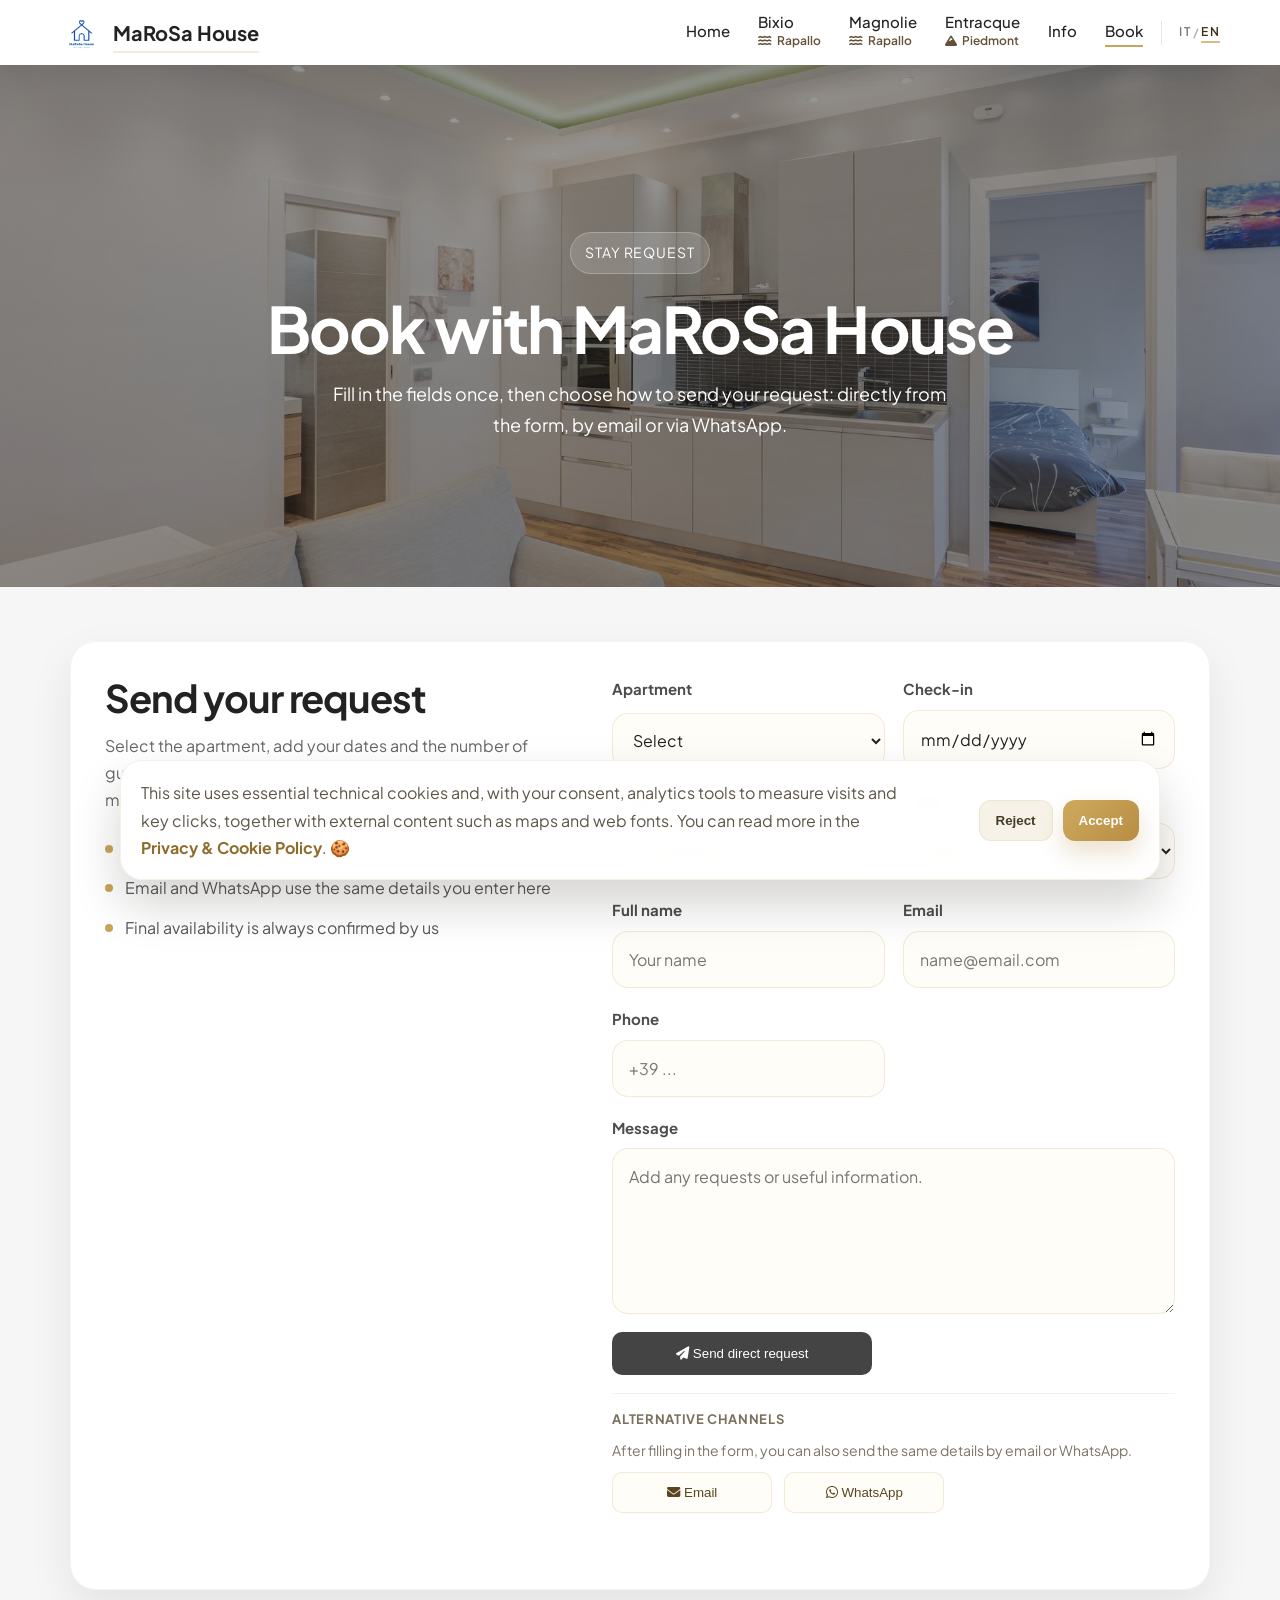
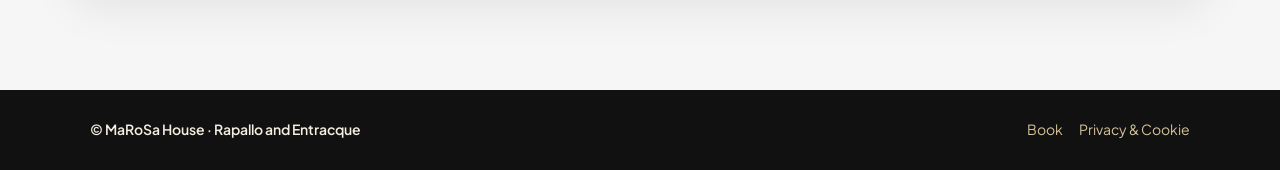
<file: prenota-en.html>
<!DOCTYPE html>
<html lang="en">
  <head>
    <meta charset="UTF-8" />
    <meta name="viewport" content="width=device-width, initial-scale=1.0" />
    <title>Request a stay in Rapallo or Entracque | MaRoSa House</title>
    <meta
      name="description"
      content="Ask about MaRoSa Bixio and Magnolie in Rapallo or MaRoSa Entracque in Piedmont. Contact us using the form, email or WhatsApp."
    />
    <meta name="robots" content="index, follow, max-image-preview:large" />
    <link rel="canonical" href="https://www.marosahouse.it/prenota-en.html" />
    <meta property="og:type" content="website" />
    <meta property="og:site_name" content="MaRoSa House" />
    <meta property="og:url" content="https://www.marosahouse.it/prenota-en.html" />
    <meta property="og:title" content="Request a stay in Rapallo or Entracque | MaRoSa House" />
    <meta
      property="og:description"
      content="Use the form to ask about a stay in Rapallo, Liguria, or Entracque, Piedmont."
    />
    <meta property="og:image" content="https://www.marosahouse.it/img/logo.png" />
    <meta property="og:locale" content="en_GB" />
    <meta name="twitter:card" content="summary_large_image" />
    <meta name="twitter:title" content="Request a stay in Rapallo or Entracque | MaRoSa House" />
    <meta
      name="twitter:description"
      content="Use the form to ask about a stay in Rapallo, Liguria, or Entracque, Piedmont."
    />
    <meta name="twitter:image" content="https://www.marosahouse.it/img/logo.png" />
    <link rel="alternate" hreflang="it" href="https://www.marosahouse.it/prenota.html" />
    <link rel="alternate" hreflang="en" href="https://www.marosahouse.it/prenota-en.html" />
    <link rel="alternate" hreflang="x-default" href="https://www.marosahouse.it/prenota.html" />
    <link rel="icon" href="img/favicon.png" type="image/png" sizes="96x96" />
    <link rel="apple-touch-icon" href="img/logo.png" />
    <link rel="stylesheet" href="css/base.css" />
    <link rel="stylesheet" href="css/booking.css" />
    <link rel="stylesheet" href="css/responsive.css" />
    <link
      rel="stylesheet"
      href="https://cdnjs.cloudflare.com/ajax/libs/font-awesome/6.5.0/css/all.min.css"
    />
    <link
      href="https://fonts.googleapis.com/css2?family=Plus+Jakarta+Sans:wght@400;500;600;700;800&display=swap"
      rel="stylesheet"
    />
  </head>
  <body>
    <a class="skip-link" href="#main-content">Skip to content</a>
    <div class="menu-overlay" id="menu-overlay" aria-hidden="true"></div>
    <header class="header">
      <div class="container header-container">
        <a href="index-en.html" class="logo">
          <img src="img/logo.png" alt="" />
          <span>MaRoSa House</span>
        </a>
        <div class="header-tools">
          <nav class="nav">
            <a href="index-en.html">Home</a>
            <a class="destination-link" href="marosa-bixio-en.html">
              <span>Bixio</span>
              <small><i class="fa-solid fa-water" aria-hidden="true"></i>Rapallo</small>
            </a>
            <a class="destination-link" href="marosa-magnolie-en.html">
              <span>Magnolie</span>
              <small><i class="fa-solid fa-water" aria-hidden="true"></i>Rapallo</small>
            </a>
            <a class="destination-link" href="marosa-entracque-en.html">
              <span>Entracque</span>
              <small><i class="fa-solid fa-mountain" aria-hidden="true"></i>Piedmont</small>
            </a>
            <a href="info-en.html">Info</a>
            <a class="active" href="prenota-en.html">Book</a>
          </nav>
          <div class="language-switch" aria-label="Language selector">
            <a href="prenota.html">IT</a>
            <a class="active" href="prenota-en.html">EN</a>
          </div>
        </div>
        <button type="button" class="menu-toggle" id="menu-toggle" aria-label="Open menu" aria-haspopup="dialog" aria-controls="mobile-menu" aria-expanded="false"></button>
      </div>
    </header>

    <div class="mobile-menu" id="mobile-menu" role="dialog" aria-modal="true" aria-label="Main navigation">
      <button class="mobile-menu-close" id="mobile-menu-close" aria-label="Close menu">×</button>
      <div class="mobile-menu-language" aria-label="Language selector">
        <a href="prenota.html">IT</a>
        <a class="active" href="prenota-en.html">EN</a>
      </div>
      <a href="index-en.html">Home</a>
      <a class="destination-link" href="marosa-bixio-en.html">
        <span>Bixio</span>
        <small><i class="fa-solid fa-water" aria-hidden="true"></i>Rapallo</small>
      </a>
      <a class="destination-link" href="marosa-magnolie-en.html">
        <span>Magnolie</span>
        <small><i class="fa-solid fa-water" aria-hidden="true"></i>Rapallo</small>
      </a>
      <a class="destination-link" href="marosa-entracque-en.html">
        <span>Entracque</span>
        <small><i class="fa-solid fa-mountain" aria-hidden="true"></i>Piedmont</small>
      </a>
      <a href="info-en.html">Info</a>
      <a class="active" href="prenota-en.html">Book</a>
    </div>

    <main id="main-content" tabindex="-1">
    <section class="booking-hero">
      <div class="booking-hero-content">
        <span class="booking-kicker">Stay request</span>
        <h1>Book with MaRoSa House</h1>
        <p>Fill in the fields once, then choose how to send your request: directly from the form, by email or via WhatsApp.</p>
      </div>
    </section>

    <section class="request-section">
      <div class="request-card">
        <div class="request-copy">
          <h2>Send your request</h2>
          <p>Select the apartment, add your dates and the number of guests: we will receive a complete direct request ready to manage.</p>
          <ul class="request-notes">
            <li>The form is the main channel for a quick reply</li>
            <li>Email and WhatsApp use the same details you enter here</li>
            <li>Final availability is always confirmed by us</li>
          </ul>
        </div>
        <form
          class="request-form"
          id="request-form"
          data-form-endpoint="https://formspree.io/f/xqeydlla"
          data-success-message="Request sent successfully. We will reply as soon as possible."
          data-error-message="Could not send the request. You can still use email or WhatsApp below."
        >
          <div class="request-grid">
            <label class="field">
              <span>Apartment</span>
              <select name="apartment" id="apartment" required>
                <option value="">Select</option>
                <option value="MaRoSa Bixio" data-slug="bixio">MaRoSa Bixio · Rapallo</option>
                <option value="MaRoSa Magnolie" data-slug="magnolie">MaRoSa Magnolie · Rapallo</option>
                <option value="MaRoSa Entracque" data-slug="entracque">MaRoSa Entracque · Entracque</option>
              </select>
            </label>
            <label class="field">
              <span>Check-in</span>
              <input type="date" name="checkin" id="checkin" required />
            </label>
            <label class="field">
              <span>Check-out</span>
              <input type="date" name="checkout" id="checkout" required />
            </label>

            <label class="field">
              <span>Guests</span>
              <select name="guests" id="guests" required>
                <option value="">Select</option>
              </select>
            </label>

            <label class="field">
              <span>Full name</span>
              <input type="text" name="name" id="name" placeholder="Your name" required />
            </label>
            <label class="field">
              <span>Email</span>
              <input type="email" name="email" id="email" placeholder="name@email.com" required />
            </label>
            <label class="field">
              <span>Phone</span>
              <input type="tel" name="phone" id="phone" placeholder="+39 ..." />
            </label>
            <label class="field field-full">
              <span>Message</span>
              <textarea name="message" id="message" rows="5" placeholder="Add any requests or useful information."></textarea>
            </label>
            <label class="field field-hidden" aria-hidden="true">
              <span>Do not fill in this field</span>
              <input type="text" name="website" id="website" tabindex="-1" autocomplete="off" />
            </label>
          </div>
          <div class="request-actions">
            <button class="btn email request-submit" type="submit" id="request-submit"><i class="fa-solid fa-paper-plane"></i> Send direct request</button>
          </div>
          <div class="request-alternatives">
            <span class="request-alternatives-label">Alternative channels</span>
            <p class="request-alternatives-copy">After filling in the form, you can also send the same details by email or WhatsApp.</p>
            <div class="request-alternative-buttons">
              <button class="btn email request-submit secondary-submit" type="button" id="request-email"><i class="fa-solid fa-envelope"></i> Email</button>
              <button class="btn whatsapp request-submit secondary-submit" type="button" id="request-whatsapp"><i class="fa-brands fa-whatsapp"></i> WhatsApp</button>
            </div>
          </div>
          <p class="request-status" id="request-status" aria-live="polite"></p>
        </form>
      </div>
    </section>

    <div class="request-toast" id="request-toast" aria-live="polite"></div>

    </main>

    <footer class="footer">
      <div class="footer-inner">
        <div class="footer-brand">© MaRoSa House · Rapallo and Entracque</div>
        <div class="footer-links">
          <a href="prenota-en.html">Book</a>
          <a href="privacy-cookie-en.html">Privacy & Cookie</a>
        </div>
      </div>
    </footer>

    <div class="cookie-banner" id="cookie-banner">
      <p>This site uses essential technical cookies and, with your consent, analytics tools to measure visits and key clicks, together with external content such as maps and web fonts. You can read more in the <a href="privacy-cookie-en.html">Privacy & Cookie Policy</a>.</p>
      <div class="cookie-banner-actions">
        <button class="cookie-btn reject" id="cookie-reject">Reject</button>
        <button class="cookie-btn accept" id="cookie-accept">Accept</button>
      </div>
    </div>

    <script src="js/analytics-config.js"></script>
    <script src="js/analytics.js"></script>
    <script src="js/booking-form.js"></script>
    <script src="js/reveal-animations.js"></script>
    <script src="js/cookie-consent.js"></script>
    <script src="js/sidebar.js"></script>
  </body>
</html>
</file>
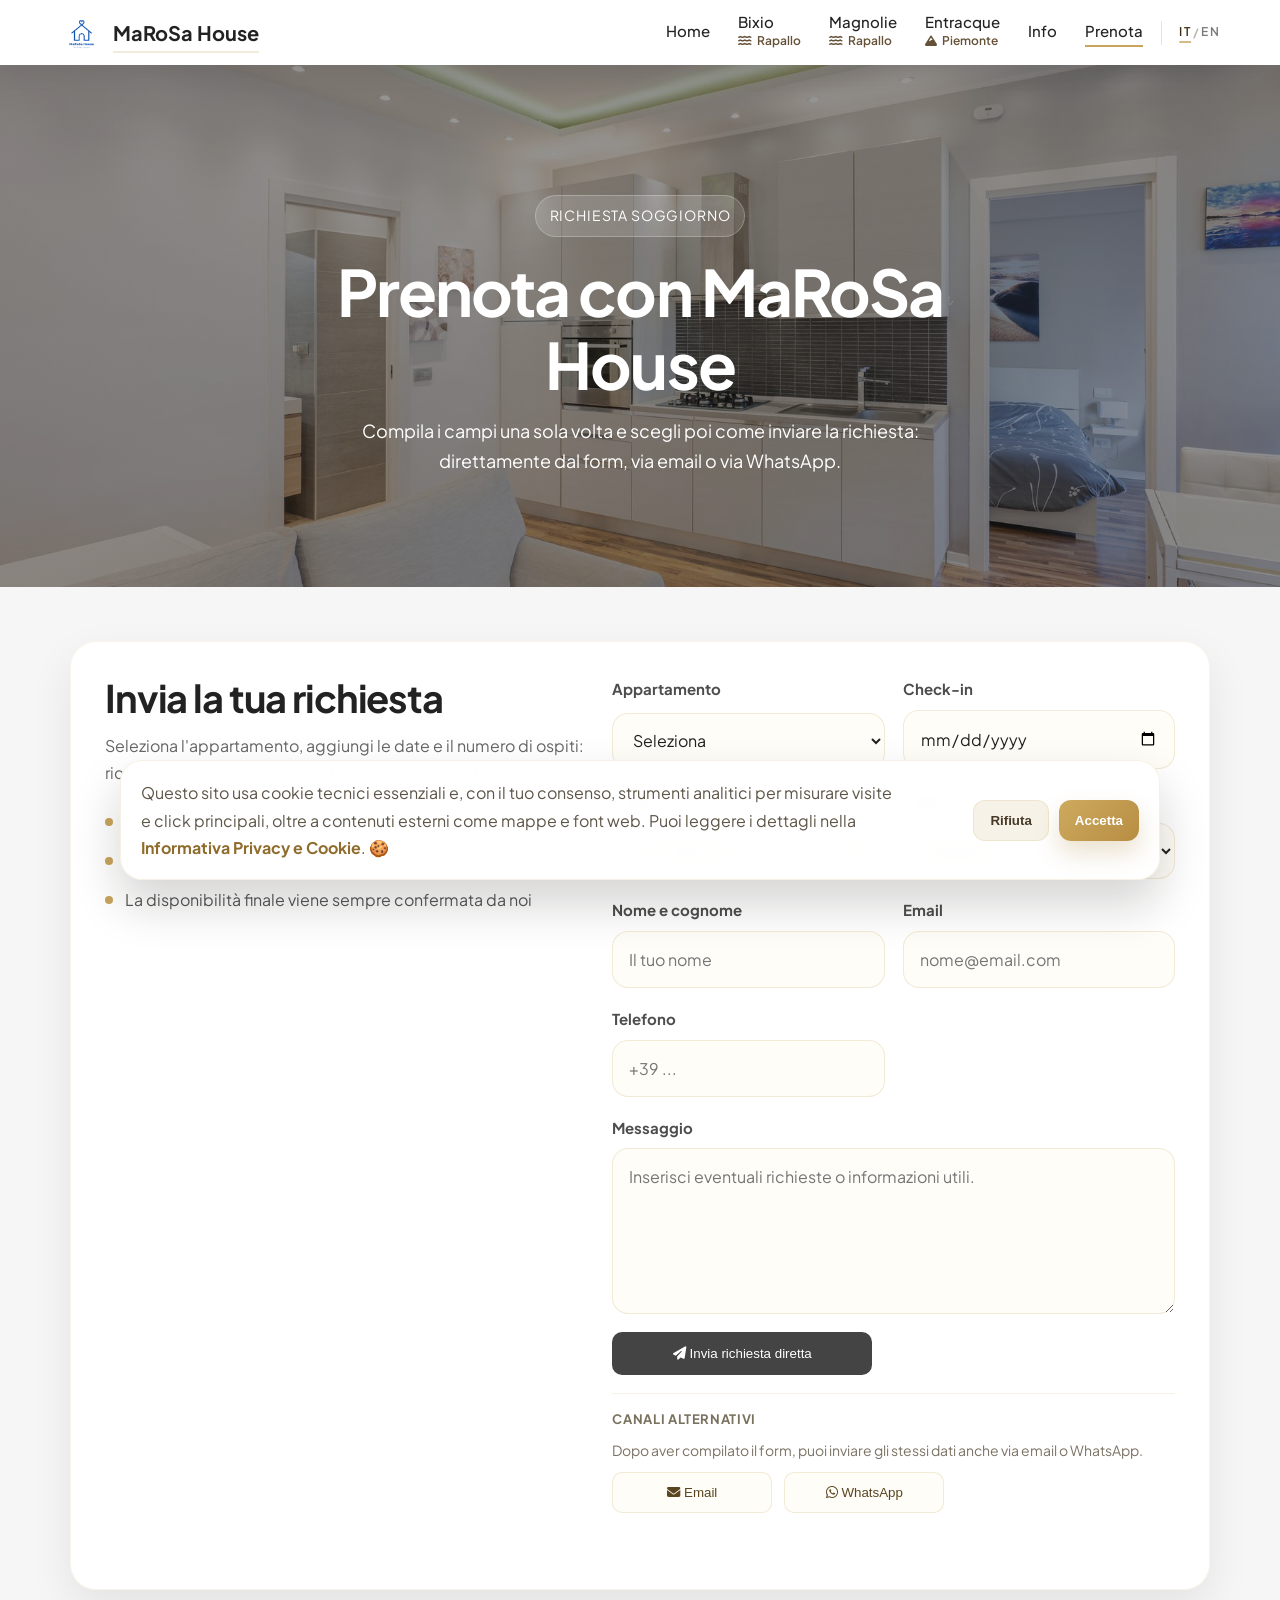
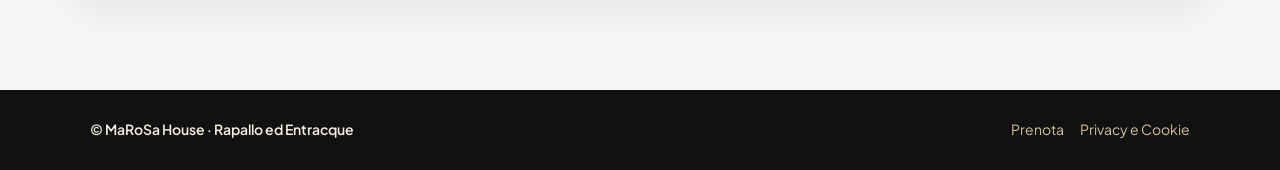
<file: prenota.html>
<!DOCTYPE html>
<html lang="it">
  <head>
    <meta charset="UTF-8" />
    <meta name="viewport" content="width=device-width, initial-scale=1.0" />

    <title>Richiedi un soggiorno a Rapallo o Entracque | MaRoSa House</title>
    <meta
      name="description"
      content="Chiedi disponibilità per MaRoSa Bixio e Magnolie a Rapallo o per MaRoSa Entracque in Piemonte. Contattaci tramite modulo, email o WhatsApp."
    />
    <meta name="robots" content="index, follow, max-image-preview:large" />
    <link rel="canonical" href="https://www.marosahouse.it/prenota.html" />
    <meta property="og:type" content="website" />
    <meta property="og:site_name" content="MaRoSa House" />
    <meta property="og:url" content="https://www.marosahouse.it/prenota.html" />
    <meta property="og:title" content="Richiedi un soggiorno a Rapallo o Entracque | MaRoSa House" />
    <meta
      property="og:description"
      content="Compila il modulo per chiedere disponibilità a Rapallo, in Liguria, o a Entracque, in Piemonte."
    />
    <meta property="og:image" content="https://www.marosahouse.it/img/logo.png" />
    <meta property="og:locale" content="it_IT" />
    <meta name="twitter:card" content="summary_large_image" />
    <meta name="twitter:title" content="Richiedi un soggiorno a Rapallo o Entracque | MaRoSa House" />
    <meta
      name="twitter:description"
      content="Compila il modulo per chiedere disponibilità a Rapallo, in Liguria, o a Entracque, in Piemonte."
    />
    <meta name="twitter:image" content="https://www.marosahouse.it/img/logo.png" />
    <link rel="alternate" hreflang="it" href="https://www.marosahouse.it/prenota.html" />
    <link rel="alternate" hreflang="en" href="https://www.marosahouse.it/prenota-en.html" />
    <link rel="alternate" hreflang="x-default" href="https://www.marosahouse.it/prenota.html" />
    <link rel="icon" href="img/favicon.png" type="image/png" sizes="96x96" />
    <link rel="apple-touch-icon" href="img/logo.png" />

    <link rel="stylesheet" href="css/base.css" />
    <link rel="stylesheet" href="css/booking.css" />
    <link rel="stylesheet" href="css/responsive.css" />

    <link
      rel="stylesheet"
      href="https://cdnjs.cloudflare.com/ajax/libs/font-awesome/6.5.0/css/all.min.css"
    />

    <link
      href="https://fonts.googleapis.com/css2?family=Plus+Jakarta+Sans:wght@400;500;600;700;800&display=swap"
      rel="stylesheet"
    />
  </head>

  <body>
    <a class="skip-link" href="#main-content">Vai al contenuto</a>
    <div class="menu-overlay" id="menu-overlay" aria-hidden="true"></div>
    <header class="header">
      <div class="container header-container">
        <a href="/" class="logo">
          <img src="img/logo.png" alt="" />
          <span>MaRoSa House</span>
        </a>

        <div class="header-tools">
          <nav class="nav">
            <a href="/">Home</a>
            <a class="destination-link" href="marosa-bixio.html">
              <span>Bixio</span>
              <small><i class="fa-solid fa-water" aria-hidden="true"></i>Rapallo</small>
            </a>
            <a class="destination-link" href="marosa-magnolie.html">
              <span>Magnolie</span>
              <small><i class="fa-solid fa-water" aria-hidden="true"></i>Rapallo</small>
            </a>
            <a class="destination-link" href="marosa-entracque.html">
              <span>Entracque</span>
              <small><i class="fa-solid fa-mountain" aria-hidden="true"></i>Piemonte</small>
            </a>
            <a href="info.html">Info</a>
            <a class="active" href="prenota.html">Prenota</a>
          </nav>
          <div class="language-switch" aria-label="Selezione lingua">
            <a class="active" href="prenota.html">IT</a>
            <a href="prenota-en.html">EN</a>
          </div>
        </div>

        <button type="button" class="menu-toggle" id="menu-toggle" aria-label="Apri menu" aria-haspopup="dialog" aria-controls="mobile-menu" aria-expanded="false"></button>
      </div>
    </header>

    <div class="mobile-menu" id="mobile-menu" role="dialog" aria-modal="true" aria-label="Navigazione principale">
      <button class="mobile-menu-close" id="mobile-menu-close" aria-label="Chiudi menu">×</button>
      <div class="mobile-menu-language" aria-label="Selezione lingua">
        <a class="active" href="prenota.html">IT</a>
        <a href="prenota-en.html">EN</a>
      </div>
      <a href="/">Home</a>
      <a class="destination-link" href="marosa-bixio.html">
        <span>Bixio</span>
        <small><i class="fa-solid fa-water" aria-hidden="true"></i>Rapallo</small>
      </a>
      <a class="destination-link" href="marosa-magnolie.html">
        <span>Magnolie</span>
        <small><i class="fa-solid fa-water" aria-hidden="true"></i>Rapallo</small>
      </a>
      <a class="destination-link" href="marosa-entracque.html">
        <span>Entracque</span>
        <small><i class="fa-solid fa-mountain" aria-hidden="true"></i>Piemonte</small>
      </a>
      <a href="info.html">Info</a>
      <a class="active" href="prenota.html">Prenota</a>
    </div>

    <main id="main-content" tabindex="-1">
    <section class="booking-hero">
      <div class="booking-hero-content">
        <span class="booking-kicker">Richiesta soggiorno</span>
        <h1>Prenota con MaRoSa House</h1>
        <p>
          Compila i campi una sola volta e scegli poi come inviare la richiesta:
          direttamente dal form, via email o via WhatsApp.
        </p>
      </div>
    </section>

    <section class="request-section">
      <div class="request-card">
        <div class="request-copy">
          <h2>Invia la tua richiesta</h2>
          <p>
            Seleziona l'appartamento, aggiungi le date e il numero di ospiti:
            riceveremo una richiesta diretta completa e pronta da gestire.
          </p>
          <ul class="request-notes">
            <li>Il form è il canale principale per ricevere una risposta rapida</li>
            <li>Email e WhatsApp usano gli stessi dati che inserisci qui</li>
            <li>La disponibilità finale viene sempre confermata da noi</li>
          </ul>
        </div>

        <form
          class="request-form"
          id="request-form"
          data-form-endpoint="https://formspree.io/f/xqeydlla"
          data-success-message="Richiesta inviata correttamente. Ti risponderemo il prima possibile."
          data-error-message="Invio non riuscito. Puoi comunque usare email o WhatsApp qui sotto."
        >
          <div class="request-grid">
            <label class="field">
              <span>Appartamento</span>
              <select name="apartment" id="apartment" required>
                <option value="">Seleziona</option>
                <option value="MaRoSa Bixio" data-slug="bixio">MaRoSa Bixio · Rapallo</option>
                <option value="MaRoSa Magnolie" data-slug="magnolie">MaRoSa Magnolie · Rapallo</option>
                <option value="MaRoSa Entracque" data-slug="entracque">MaRoSa Entracque · Entracque</option>
              </select>
            </label>

            <label class="field">
              <span>Check-in</span>
              <input type="date" name="checkin" id="checkin" required />
            </label>

            <label class="field">
              <span>Check-out</span>
              <input type="date" name="checkout" id="checkout" required />
            </label>

            <label class="field">
              <span>Ospiti</span>
              <select name="guests" id="guests" required>
                <option value="">Seleziona</option>
              </select>
            </label>

            <label class="field">
              <span>Nome e cognome</span>
              <input type="text" name="name" id="name" placeholder="Il tuo nome" required />
            </label>

            <label class="field">
              <span>Email</span>
              <input type="email" name="email" id="email" placeholder="nome@email.com" required />
            </label>

            <label class="field">
              <span>Telefono</span>
              <input type="tel" name="phone" id="phone" placeholder="+39 ..." />
            </label>

            <label class="field field-full">
              <span>Messaggio</span>
              <textarea
                name="message"
                id="message"
                rows="5"
                placeholder="Inserisci eventuali richieste o informazioni utili."
              ></textarea>
            </label>

            <label class="field field-hidden" aria-hidden="true">
              <span>Non compilare questo campo</span>
              <input type="text" name="website" id="website" tabindex="-1" autocomplete="off" />
            </label>
          </div>

          <div class="request-actions">
            <button class="btn email request-submit" type="submit" id="request-submit">
              <i class="fa-solid fa-paper-plane"></i> Invia richiesta diretta
            </button>
          </div>

          <div class="request-alternatives">
            <span class="request-alternatives-label">Canali alternativi</span>
            <p class="request-alternatives-copy">
              Dopo aver compilato il form, puoi inviare gli stessi dati anche
              via email o WhatsApp.
            </p>
            <div class="request-alternative-buttons">
              <button class="btn email request-submit secondary-submit" type="button" id="request-email">
                <i class="fa-solid fa-envelope"></i> Email
              </button>

              <button class="btn whatsapp request-submit secondary-submit" type="button" id="request-whatsapp">
                <i class="fa-brands fa-whatsapp"></i> WhatsApp
              </button>
            </div>
          </div>

          <p class="request-status" id="request-status" aria-live="polite"></p>
        </form>
      </div>
    </section>

    <div class="request-toast" id="request-toast" aria-live="polite"></div>

    </main>

    <footer class="footer">
      <div class="footer-inner">
        <div class="footer-brand">© MaRoSa House · Rapallo ed Entracque</div>
        <div class="footer-links">
          <a href="prenota.html">Prenota</a>
          <a href="privacy-cookie.html">Privacy e Cookie</a>
        </div>
      </div>
    </footer>

    <div class="cookie-banner" id="cookie-banner">
      <p>
        Questo sito usa cookie tecnici essenziali e, con il tuo consenso,
        strumenti analitici per misurare visite e click principali, oltre a
        contenuti esterni come mappe e font web. Puoi leggere i dettagli nella
        <a href="privacy-cookie.html">Informativa Privacy e Cookie</a>.
      </p>
      <div class="cookie-banner-actions">
        <button class="cookie-btn reject" id="cookie-reject">Rifiuta</button>
        <button class="cookie-btn accept" id="cookie-accept">Accetta</button>
      </div>
    </div>

    <script src="js/analytics-config.js"></script>
    <script src="js/analytics.js"></script>
    <script src="js/booking-form.js"></script>
    <script src="js/reveal-animations.js"></script>
    <script src="js/cookie-consent.js"></script>
    <script src="js/sidebar.js"></script>
  </body>
</html>
</file>
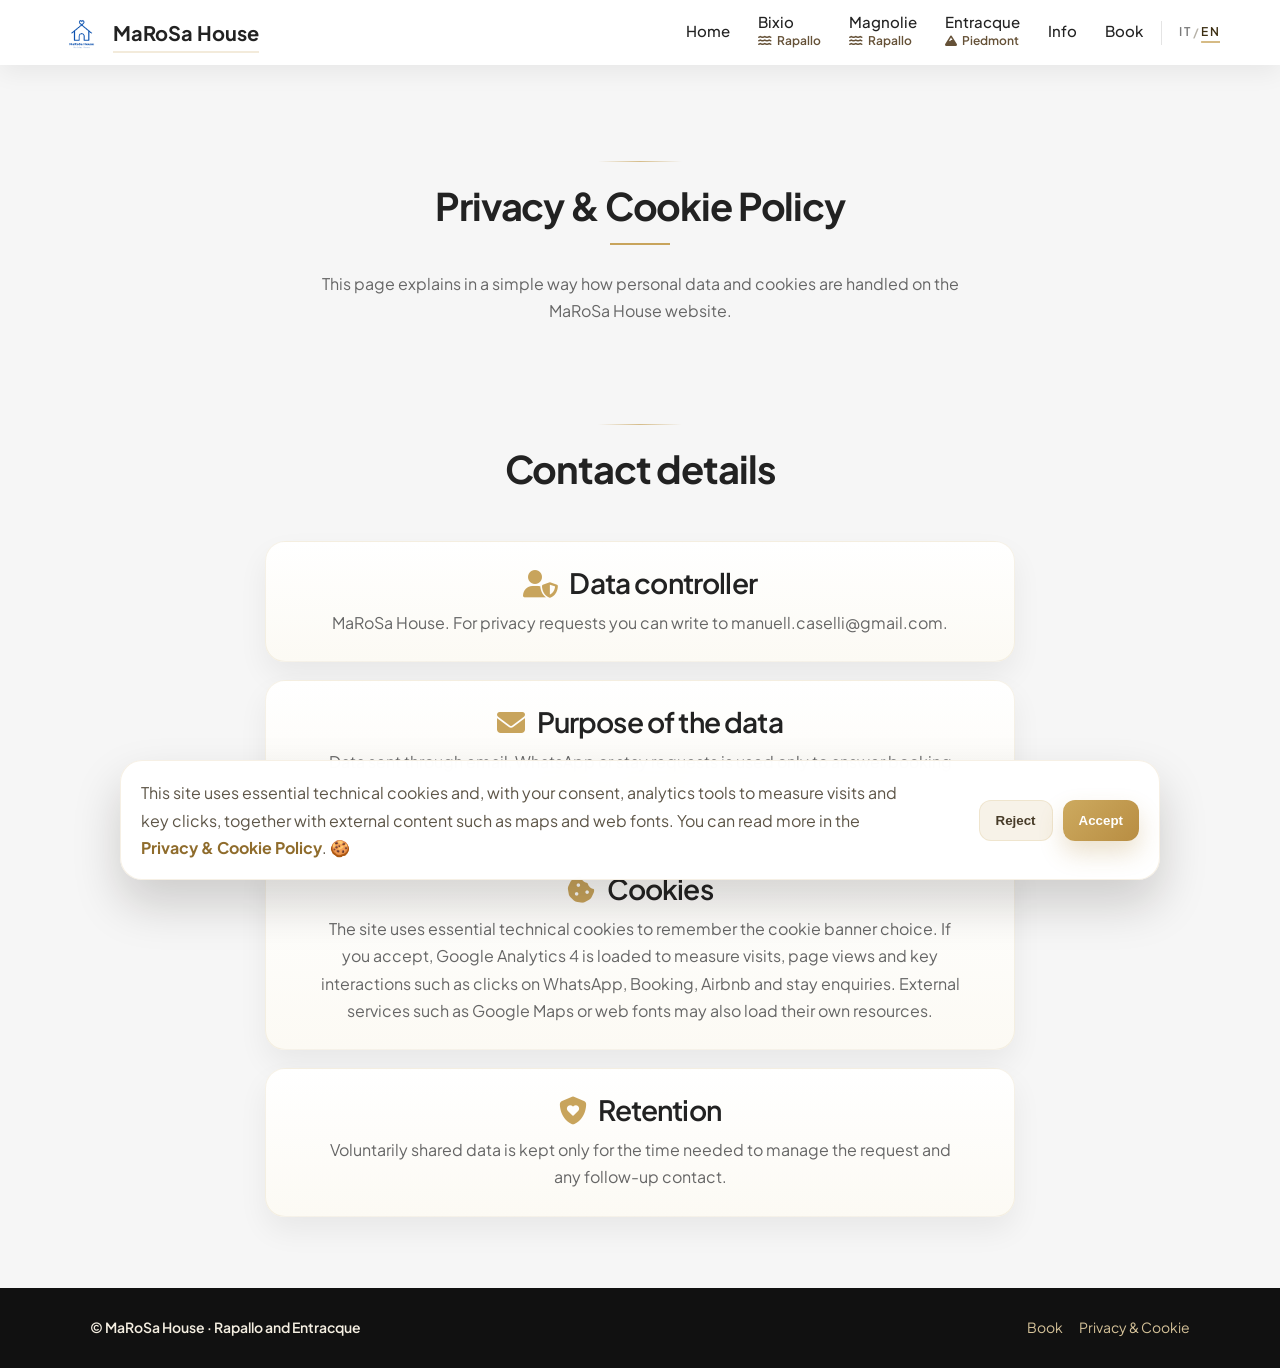
<file: privacy-cookie-en.html>
<!DOCTYPE html>
<html lang="en">
  <head>
    <meta charset="UTF-8" />
    <meta name="viewport" content="width=device-width, initial-scale=1.0" />
    <meta name="robots" content="index, follow, max-image-preview:large" />
    <link rel="canonical" href="https://www.marosahouse.it/privacy-cookie-en.html" />
    <title>Privacy & Cookie Policy | MaRoSa House</title>
    <meta
      name="description"
      content="Privacy and Cookie Policy for MaRoSa House: data use, purposes, technical cookies and contact information."
    />
    <meta property="og:type" content="website" />
    <meta property="og:site_name" content="MaRoSa House" />
    <meta property="og:url" content="https://www.marosahouse.it/privacy-cookie-en.html" />
    <meta property="og:title" content="Privacy & Cookie Policy | MaRoSa House" />
    <meta
      property="og:description"
      content="Privacy and Cookie Policy for MaRoSa House: data use, purposes, technical cookies and contact information."
    />
    <meta property="og:image" content="https://www.marosahouse.it/img/logo.png" />
    <meta property="og:locale" content="en_GB" />
    <meta name="twitter:card" content="summary_large_image" />
    <meta name="twitter:title" content="Privacy & Cookie Policy | MaRoSa House" />
    <meta
      name="twitter:description"
      content="Privacy and Cookie Policy for MaRoSa House: data use, purposes, technical cookies and contact information."
    />
    <meta name="twitter:image" content="https://www.marosahouse.it/img/logo.png" />
    <script type="application/ld+json">
      {
        "@context": "https://schema.org",
        "@type": "WebPage",
        "name": "Privacy & Cookie Policy | MaRoSa House",
        "url": "https://www.marosahouse.it/privacy-cookie-en.html",
        "description": "Privacy and Cookie Policy for MaRoSa House: data use, purposes, technical cookies and contact information.",
        "inLanguage": "en",
        "isPartOf": {
          "@type": "WebSite",
          "name": "MaRoSa House",
          "url": "https://www.marosahouse.it/"
        }
      }
    </script>
    <link rel="alternate" hreflang="it" href="https://www.marosahouse.it/privacy-cookie.html" />
    <link rel="alternate" hreflang="en" href="https://www.marosahouse.it/privacy-cookie-en.html" />
    <link rel="alternate" hreflang="x-default" href="https://www.marosahouse.it/privacy-cookie.html" />
    <link rel="stylesheet" href="css/base.css" />
    <link rel="stylesheet" href="css/apartments.css" />
    <link rel="stylesheet" href="css/responsive.css" />
    <link
      href="https://fonts.googleapis.com/css2?family=Plus+Jakarta+Sans:wght@400;500;600;700;800&display=swap"
      rel="stylesheet"
    />
    <link
      rel="stylesheet"
      href="https://cdnjs.cloudflare.com/ajax/libs/font-awesome/6.5.1/css/all.min.css"
    />
    <link rel="icon" href="img/favicon.png" type="image/png" sizes="96x96" />
    <link rel="apple-touch-icon" href="img/logo.png" />
  </head>
  <body class="policy-page">
    <a class="skip-link" href="#main-content">Skip to content</a>
    <div class="menu-overlay" id="menu-overlay" aria-hidden="true"></div>
    <header class="header">
      <div class="container header-container">
        <a href="index-en.html" class="logo">
          <img src="img/logo.png" alt="" />
          <span>MaRoSa House</span>
        </a>
        <div class="header-tools">
          <nav class="nav">
            <a href="index-en.html">Home</a>
            <a class="destination-link" href="marosa-bixio-en.html">
              <span>Bixio</span>
              <small><i class="fa-solid fa-water" aria-hidden="true"></i>Rapallo</small>
            </a>
            <a class="destination-link" href="marosa-magnolie-en.html">
              <span>Magnolie</span>
              <small><i class="fa-solid fa-water" aria-hidden="true"></i>Rapallo</small>
            </a>
            <a class="destination-link" href="marosa-entracque-en.html">
              <span>Entracque</span>
              <small><i class="fa-solid fa-mountain" aria-hidden="true"></i>Piedmont</small>
            </a>
            <a href="info-en.html">Info</a>
            <a href="prenota-en.html">Book</a>
          </nav>
          <div class="language-switch" aria-label="Language selector">
            <a href="privacy-cookie.html">IT</a>
            <a class="active" href="privacy-cookie-en.html">EN</a>
          </div>
        </div>
        <button type="button" class="menu-toggle" id="menu-toggle" aria-label="Open menu" aria-haspopup="dialog" aria-controls="mobile-menu" aria-expanded="false"></button>
      </div>
    </header>

    <div class="mobile-menu" id="mobile-menu" role="dialog" aria-modal="true" aria-label="Main navigation">
      <button class="mobile-menu-close" id="mobile-menu-close" aria-label="Close menu">×</button>
      <div class="mobile-menu-language" aria-label="Language selector">
        <a href="privacy-cookie.html">IT</a>
        <a class="active" href="privacy-cookie-en.html">EN</a>
      </div>
      <a href="index-en.html">Home</a>
      <a class="destination-link" href="marosa-bixio-en.html">
        <span>Bixio</span>
        <small><i class="fa-solid fa-water" aria-hidden="true"></i>Rapallo</small>
      </a>
      <a class="destination-link" href="marosa-magnolie-en.html">
        <span>Magnolie</span>
        <small><i class="fa-solid fa-water" aria-hidden="true"></i>Rapallo</small>
      </a>
      <a class="destination-link" href="marosa-entracque-en.html">
        <span>Entracque</span>
        <small><i class="fa-solid fa-mountain" aria-hidden="true"></i>Piedmont</small>
      </a>
      <a href="info-en.html">Info</a>
      <a href="prenota-en.html">Book</a>
    </div>

    <main id="main-content" tabindex="-1">
    <section class="info-intro">
      <h1>Privacy & Cookie Policy</h1>
      <p>This page explains in a simple way how personal data and cookies are handled on the MaRoSa House website.</p>
    </section>

    <section class="info-section">
      <h2>Contact details</h2>
      <div class="faq">
        <div class="faq-item">
          <h3><i class="fa-solid fa-user-shield"></i> Data controller</h3>
          <p>MaRoSa House. For privacy requests you can write to manuell.caselli@gmail.com.</p>
        </div>
        <div class="faq-item">
          <h3><i class="fa-solid fa-envelope"></i> Purpose of the data</h3>
          <p>Data sent through email, WhatsApp or stay requests is used only to answer booking enquiries and assistance requests.</p>
        </div>
        <div class="faq-item">
          <h3><i class="fa-solid fa-cookie-bite"></i> Cookies</h3>
          <p>The site uses essential technical cookies to remember the cookie banner choice. If you accept, Google Analytics 4 is loaded to measure visits, page views and key interactions such as clicks on WhatsApp, Booking, Airbnb and stay enquiries. External services such as Google Maps or web fonts may also load their own resources.</p>
        </div>
        <div class="faq-item">
          <h3><i class="fa-solid fa-shield-heart"></i> Retention</h3>
          <p>Voluntarily shared data is kept only for the time needed to manage the request and any follow-up contact.</p>
        </div>
      </div>
    </section>

    </main>

    <footer class="footer">
      <div class="footer-inner">
        <div class="footer-brand">© MaRoSa House · Rapallo and Entracque</div>
        <div class="footer-links">
          <a href="prenota-en.html">Book</a>
          <a href="privacy-cookie-en.html">Privacy & Cookie</a>
        </div>
      </div>
    </footer>

    <div class="cookie-banner" id="cookie-banner">
      <p>This site uses essential technical cookies and, with your consent, analytics tools to measure visits and key clicks, together with external content such as maps and web fonts. You can read more in the <a href="privacy-cookie-en.html">Privacy & Cookie Policy</a>.</p>
      <div class="cookie-banner-actions">
        <button class="cookie-btn reject" id="cookie-reject">Reject</button>
        <button class="cookie-btn accept" id="cookie-accept">Accept</button>
      </div>
    </div>

    <script src="js/analytics-config.js"></script>
    <script src="js/analytics.js"></script>
    <script src="js/reveal-animations.js"></script>
    <script src="js/cookie-consent.js"></script>
    <script src="js/sidebar.js"></script>
  </body>
</html>
</file>
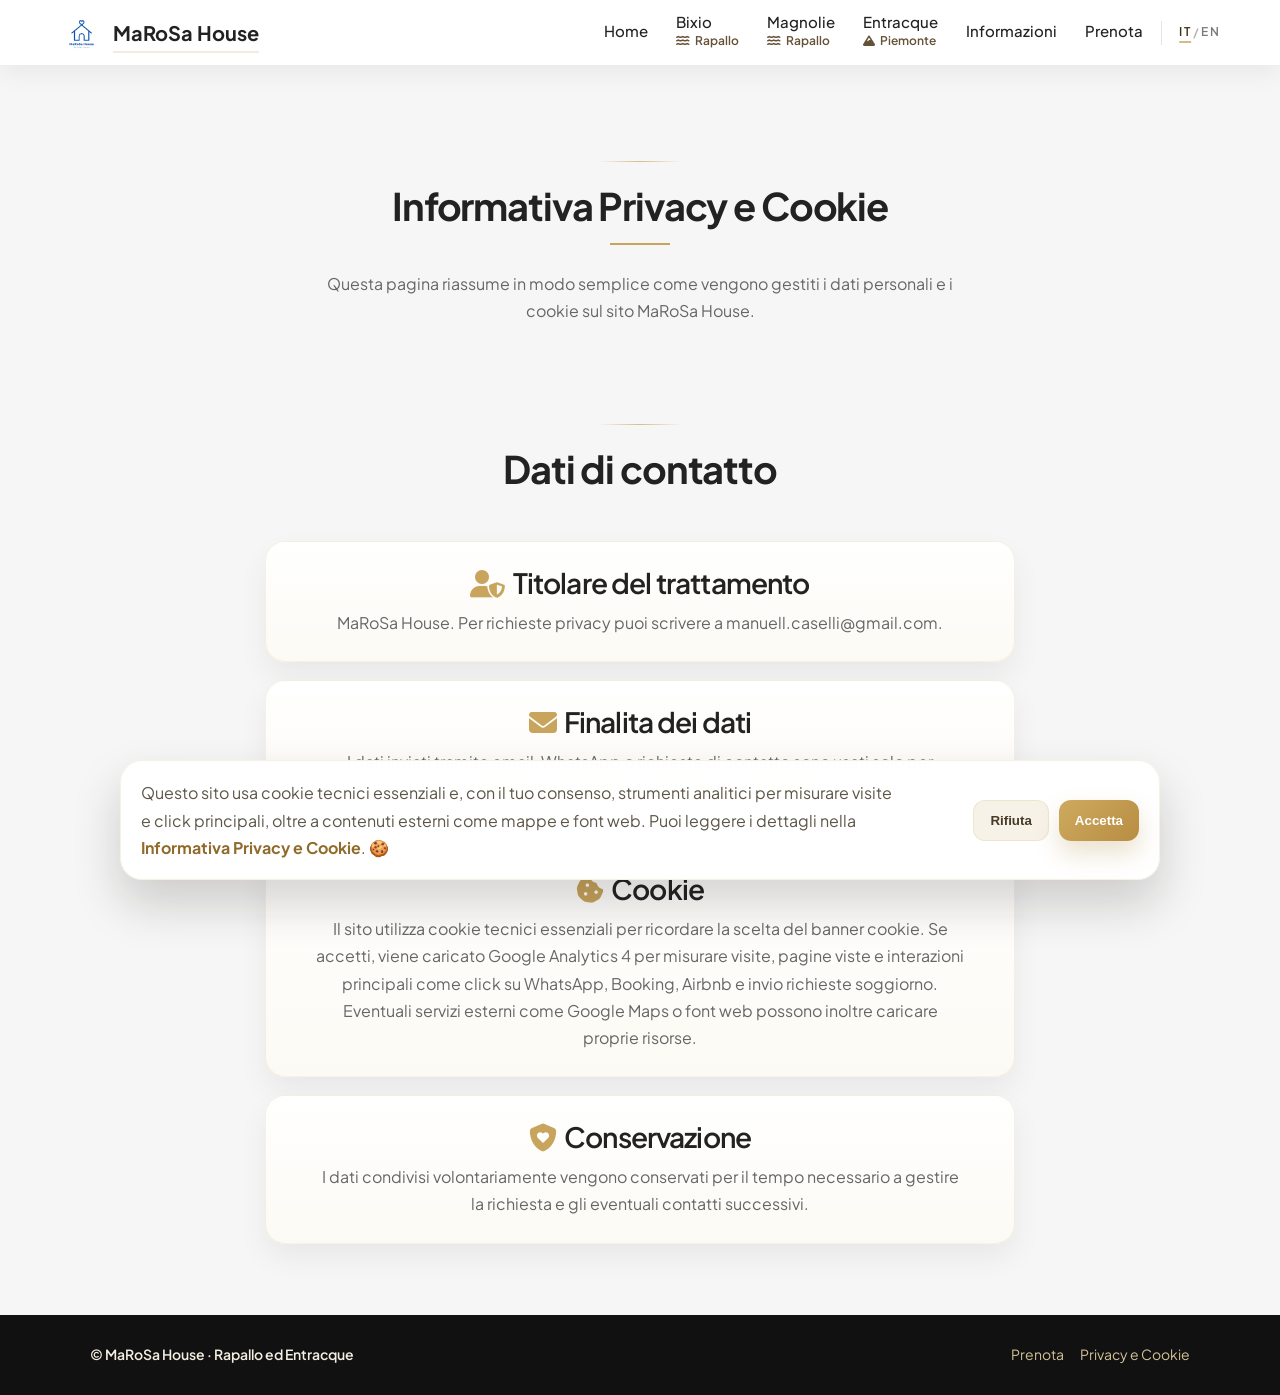
<file: privacy-cookie.html>
<!DOCTYPE html>
<html lang="it">
  <head>
    <meta charset="UTF-8" />
    <meta name="viewport" content="width=device-width, initial-scale=1.0" />
    <meta name="robots" content="index, follow, max-image-preview:large" />
    <link rel="canonical" href="https://www.marosahouse.it/privacy-cookie.html" />
    <title>Privacy e Cookie | MaRoSa House</title>
    <meta
      name="description"
      content="Informativa Privacy e Cookie di MaRoSa House: dati trattati, finalità, cookie tecnici e informazioni di contatto."
    />
    <meta property="og:type" content="website" />
    <meta property="og:site_name" content="MaRoSa House" />
    <meta property="og:url" content="https://www.marosahouse.it/privacy-cookie.html" />
    <meta property="og:title" content="Privacy e Cookie | MaRoSa House" />
    <meta
      property="og:description"
      content="Informativa Privacy e Cookie di MaRoSa House: dati trattati, finalita, cookie tecnici e informazioni di contatto."
    />
    <meta property="og:image" content="https://www.marosahouse.it/img/logo.png" />
    <meta property="og:locale" content="it_IT" />
    <meta name="twitter:card" content="summary_large_image" />
    <meta name="twitter:title" content="Privacy e Cookie | MaRoSa House" />
    <meta
      name="twitter:description"
      content="Informativa Privacy e Cookie di MaRoSa House: dati trattati, finalita, cookie tecnici e informazioni di contatto."
    />
    <meta name="twitter:image" content="https://www.marosahouse.it/img/logo.png" />
    <script type="application/ld+json">
      {
        "@context": "https://schema.org",
        "@type": "WebPage",
        "name": "Privacy e Cookie | MaRoSa House",
        "url": "https://www.marosahouse.it/privacy-cookie.html",
        "description": "Informativa Privacy e Cookie di MaRoSa House: dati trattati, finalita, cookie tecnici e informazioni di contatto.",
        "inLanguage": "it",
        "isPartOf": {
          "@type": "WebSite",
          "name": "MaRoSa House",
          "url": "https://www.marosahouse.it/"
        }
      }
    </script>
    <link rel="alternate" hreflang="it" href="https://www.marosahouse.it/privacy-cookie.html" />
    <link rel="alternate" hreflang="en" href="https://www.marosahouse.it/privacy-cookie-en.html" />
    <link rel="alternate" hreflang="x-default" href="https://www.marosahouse.it/privacy-cookie.html" />

    <link rel="stylesheet" href="css/base.css" />
    <link rel="stylesheet" href="css/apartments.css" />
    <link rel="stylesheet" href="css/responsive.css" />
    <link
      href="https://fonts.googleapis.com/css2?family=Plus+Jakarta+Sans:wght@400;500;600;700;800&display=swap"
      rel="stylesheet"
    />
    <link
      rel="stylesheet"
      href="https://cdnjs.cloudflare.com/ajax/libs/font-awesome/6.5.1/css/all.min.css"
    />
    <link rel="icon" href="img/favicon.png" type="image/png" sizes="96x96" />
    <link rel="apple-touch-icon" href="img/logo.png" />
  </head>
  <body class="policy-page">
    <a class="skip-link" href="#main-content">Vai al contenuto</a>
    <div class="menu-overlay" id="menu-overlay" aria-hidden="true"></div>
    <header class="header">
      <div class="container header-container">
        <div class="logo">
          <a href="/" class="logo">
            <img src="img/logo.png" alt="" />
            <span>MaRoSa House</span>
          </a>
        </div>

        <div class="header-tools">
          <nav class="nav">
            <a href="/">Home</a>
            <a class="destination-link" href="marosa-bixio.html">
              <span>Bixio</span>
              <small><i class="fa-solid fa-water" aria-hidden="true"></i>Rapallo</small>
            </a>
            <a class="destination-link" href="marosa-magnolie.html">
              <span>Magnolie</span>
              <small><i class="fa-solid fa-water" aria-hidden="true"></i>Rapallo</small>
            </a>
            <a class="destination-link" href="marosa-entracque.html">
              <span>Entracque</span>
              <small><i class="fa-solid fa-mountain" aria-hidden="true"></i>Piemonte</small>
            </a>
            <a href="info.html">Informazioni</a>
            <a href="prenota.html">Prenota</a>
          </nav>
          <div class="language-switch" aria-label="Selezione lingua">
            <a class="active" href="privacy-cookie.html">IT</a>
            <a href="privacy-cookie-en.html">EN</a>
          </div>
        </div>

        <button type="button" class="menu-toggle" id="menu-toggle" aria-label="Apri menu" aria-haspopup="dialog" aria-controls="mobile-menu" aria-expanded="false"></button>
      </div>
    </header>

    <div class="mobile-menu" id="mobile-menu" role="dialog" aria-modal="true" aria-label="Navigazione principale">
      <button class="mobile-menu-close" id="mobile-menu-close" aria-label="Chiudi menu">×</button>
      <div class="mobile-menu-language" aria-label="Selezione lingua">
        <a class="active" href="privacy-cookie.html">IT</a>
        <a href="privacy-cookie-en.html">EN</a>
      </div>
      <a href="/">Home</a>
      <a class="destination-link" href="marosa-bixio.html">
        <span>Bixio</span>
        <small><i class="fa-solid fa-water" aria-hidden="true"></i>Rapallo</small>
      </a>
      <a class="destination-link" href="marosa-magnolie.html">
        <span>Magnolie</span>
        <small><i class="fa-solid fa-water" aria-hidden="true"></i>Rapallo</small>
      </a>
      <a class="destination-link" href="marosa-entracque.html">
        <span>Entracque</span>
        <small><i class="fa-solid fa-mountain" aria-hidden="true"></i>Piemonte</small>
      </a>
      <a href="info.html">Informazioni</a>
      <a href="prenota.html">Prenota</a>
    </div>

    <main id="main-content" tabindex="-1">
    <section class="info-intro">
      <h1>Informativa Privacy e Cookie</h1>
      <p>
        Questa pagina riassume in modo semplice come vengono gestiti i dati
        personali e i cookie sul sito MaRoSa House.
      </p>
    </section>

    <section class="info-section">
      <h2>Dati di contatto</h2>
      <div class="faq">
        <div class="faq-item">
          <h3><i class="fa-solid fa-user-shield"></i>Titolare del trattamento</h3>
          <p>MaRoSa House. Per richieste privacy puoi scrivere a manuell.caselli@gmail.com.</p>
        </div>
        <div class="faq-item">
          <h3><i class="fa-solid fa-envelope"></i>Finalita dei dati</h3>
          <p>I dati inviati tramite email, WhatsApp o richieste di contatto sono usati solo per rispondere alle richieste di soggiorno e assistenza.</p>
        </div>
        <div class="faq-item">
          <h3><i class="fa-solid fa-cookie-bite"></i>Cookie</h3>
          <p>Il sito utilizza cookie tecnici essenziali per ricordare la scelta del banner cookie. Se accetti, viene caricato Google Analytics 4 per misurare visite, pagine viste e interazioni principali come click su WhatsApp, Booking, Airbnb e invio richieste soggiorno. Eventuali servizi esterni come Google Maps o font web possono inoltre caricare proprie risorse.</p>
        </div>
        <div class="faq-item">
          <h3><i class="fa-solid fa-shield-heart"></i>Conservazione</h3>
          <p>I dati condivisi volontariamente vengono conservati per il tempo necessario a gestire la richiesta e gli eventuali contatti successivi.</p>
        </div>
      </div>
    </section>

    </main>

    <footer class="footer">
      <div class="footer-inner">
        <div class="footer-brand">© MaRoSa House · Rapallo ed Entracque</div>
        <div class="footer-links">
          <a href="prenota.html">Prenota</a>
          <a href="privacy-cookie.html">Privacy e Cookie</a>
        </div>
      </div>
    </footer>

    <div class="cookie-banner" id="cookie-banner">
      <p>
        Questo sito usa cookie tecnici essenziali e, con il tuo consenso,
        strumenti analitici per misurare visite e click principali, oltre a
        contenuti esterni come mappe e font web. Puoi leggere i dettagli nella
        <a href="privacy-cookie.html">Informativa Privacy e Cookie</a>.
      </p>
      <div class="cookie-banner-actions">
        <button class="cookie-btn reject" id="cookie-reject">Rifiuta</button>
        <button class="cookie-btn accept" id="cookie-accept">Accetta</button>
      </div>
    </div>

    <script src="js/analytics-config.js"></script>
    <script src="js/analytics.js"></script>
    <script src="js/reveal-animations.js"></script>
    <script src="js/cookie-consent.js"></script>
    <script src="js/sidebar.js"></script>
  </body>
</html>
</file>
<file: css/base.css>
/* =================================================
1. RESET
================================================= */

* {
  margin: 0;
  padding: 0;
  box-sizing: border-box;
}

:root {
  --font-body: "Plus Jakarta Sans", sans-serif;
  --font-display: "Plus Jakarta Sans", sans-serif;
  --fs-logo: 20px;
  --fs-body: 16px;
  --fs-body-sm: 15px;
  --fs-body-lg: 18px;
  --fs-label: 14px;
  --fs-h1-hero: 64px;
  --fs-h1-page: 64px;
  --fs-h2-section: 38px;
  --fs-h3-card: 28px;
  --lh-heading: 1.15;
  --lh-body: 1.7;
}

body {
  font-family: var(--font-body);
  line-height: var(--lh-body);
  color: #222;
  background: #f6f6f6;
  overflow-x: hidden;
  width: 100%;
}

@media (min-width: 1025px) {
  html {
    scrollbar-color: #c8a45c rgba(200, 164, 92, 0.12);
    scrollbar-width: thin;
  }

  body::-webkit-scrollbar {
    width: 12px;
  }

  body::-webkit-scrollbar-track {
    background: rgba(200, 164, 92, 0.12);
  }

  body::-webkit-scrollbar-thumb {
    background: linear-gradient(180deg, #d6b675 0%, #b78e42 100%);
    border: 2px solid #f6f6f6;
    border-radius: 999px;
  }

  body::-webkit-scrollbar-thumb:hover {
    background: linear-gradient(180deg, #cdaa5f 0%, #a97d37 100%);
  }
}

a {
  text-decoration: none;
  color: inherit;
}

.skip-link {
  position: fixed;
  top: 12px;
  left: 12px;
  z-index: 5000;
  padding: 12px 16px;
  border-radius: 8px;
  background: #fff;
  color: #26221b;
  transform: translateY(calc(-100% - 16px));
}

.skip-link:focus {
  transform: none;
}

img,
iframe {
  display: block;
  max-width: 100%;
}

/* =================================================
2. TIPOGRAFIA
================================================= */

h1,
h2,
h3 {
  font-family: var(--font-display);
  line-height: var(--lh-heading);
  letter-spacing: -0.03em;
  font-weight: 700;
}

p,
li {
  font-size: var(--fs-body);
  line-height: var(--lh-body);
  color: #666;
}

h2 {
  font-size: var(--fs-h2-section);
}

h3 {
  font-size: var(--fs-h3-card);
}

/* =================================================
3. LAYOUT GENERALE
================================================= */

.container {
  max-width: 1200px;
  margin: auto;
  padding: 20px;
}

section {
  padding: 50px 0;
}

.reveal-on-scroll {
  opacity: 0;
  transform: translateY(22px);
  transition:
    opacity 0.6s ease,
    transform 0.6s ease;
  transition-delay: var(--reveal-delay, 0ms);
  will-change: opacity, transform;
}

.reveal-on-scroll.is-visible {
  opacity: 1;
  transform: translateY(0);
}

/* =================================================
4. HEADER
================================================= */

header {
  background: rgba(255, 255, 255, 0.98);
  position: sticky;
  top: 0;
  z-index: 1000;

  backdrop-filter: blur(10px);
  box-shadow: 0 8px 24px rgba(0, 0, 0, 0.06);
}

header .container {
  display: flex;
  justify-content: space-between;
  align-items: center;

  height: 65px;
}

.header-tools {
  display: flex;
  align-items: center;
  gap: 18px;
}

/* =================================================
5. LOGO
================================================= */

.logo {
  display: flex;
  align-items: center;
  gap: 10px;
}

.logo img {
  width: auto;
  height: 36px;
  transition: transform 0.2s ease;
}

.logo span {
  font-family: var(--font-display);
  font-size: var(--fs-logo);
  font-weight: 700;
  position: relative;
}

/* linea oro */

.logo span::after {
  content: "";
  position: absolute;
  left: 0;
  bottom: -3px;

  width: 100%;
  height: 2px;

  background: rgba(200, 164, 92, 0.22);

  transition: opacity 0.25s ease, background 0.25s ease;
}

.logo:hover span {
  color: inherit;
}

.logo:hover img {
  transform: scale(1.03);
}

.logo:hover span::after {
  opacity: 0.7;
  background: rgba(200, 164, 92, 0.3);
}

/* =================================================
6. NAVBAR
================================================= */

nav {
  display: flex;
  align-items: center;
}

nav a {
  margin-left: 28px;
  font-size: var(--fs-body-sm);
  font-weight: 500;

  position: relative;
  padding-bottom: 4px;
}

nav a::after {
  content: "";

  position: absolute;
  left: 0;
  bottom: 0;

  width: 0;
  height: 2px;

  background: #c8a45c;

  transition: width 0.25s ease;
}

nav a:hover::after {
  width: 100%;
}

nav a.active::after {
  width: 100%;
}

.nav .destination-link {
  display: grid;
  gap: 3px;
  line-height: 1.2;
}

.destination-link small {
  display: inline-flex;
  align-items: center;
  gap: 5px;
  color: #655137;
  font-size: 12px;
  font-weight: 600;
}

.mobile-menu .destination-link {
  gap: 4px;
  padding-block: 11px;
}

.mobile-menu .destination-link:hover small {
  color: inherit;
}

.language-switch,
.mobile-menu-language {
  display: inline-flex;
  align-items: center;
  gap: 6px;
}

.language-switch {
  position: relative;
  gap: 10px;
  padding-left: 18px;
}

.language-switch::before {
  content: "";
  position: absolute;
  left: 0;
  top: 50%;
  width: 1px;
  height: 24px;
  background: rgba(34, 34, 34, 0.12);
  transform: translateY(-50%);
}

.language-switch a + a {
  position: relative;
}

.language-switch a + a::before {
  content: "/";
  position: absolute;
  left: -8px;
  top: 50%;
  color: rgba(61, 48, 20, 0.38);
  transform: translateY(-50%);
}

.language-switch a,
.mobile-menu-language a {
  display: inline-flex;
  align-items: center;
  justify-content: center;
  min-width: 42px;
  min-height: 34px;
  padding: 0 12px;
  border-radius: 999px;
  border: 1px solid rgba(200, 164, 92, 0.18);
  background: #fff;
  color: #5b451d;
  font-size: 13px;
  font-weight: 700;
  letter-spacing: 0.04em;
  text-transform: uppercase;
}

.language-switch a {
  min-width: auto;
  min-height: auto;
  padding: 0;
  border: 0;
  border-radius: 0;
  background: transparent;
  color: #7a7a7a;
  font-size: 12px;
  font-weight: 600;
  letter-spacing: 0.12em;
}

.language-switch a::after,
.mobile-menu-language a::after {
  content: none;
}

.language-switch a:hover {
  color: #3d3014;
}

.language-switch a.active,
.mobile-menu-language a.active {
  background: linear-gradient(135deg, #c8a45c, #b78e42);
  border-color: rgba(183, 142, 66, 0.52);
  color: white;
}

.language-switch a.active {
  background: transparent;
  border-color: transparent;
  color: #3d3014;
  text-decoration: underline;
  text-decoration-color: rgba(200, 164, 92, 0.75);
  text-decoration-thickness: 2px;
  text-underline-offset: 5px;
}

/* =================================================
7. TITOLI SEZIONE
================================================= */

.intro h2::after,
.apartments-preview h2::after,
.why h2::after,
.reviews h2::after,
.booking h2::after,
.features h2::after,
.guides h2::after,
.map h2::after {
  content: "";

  display: block;

  width: 60px;
  height: 2px;

  background: #c8a45c;

  margin: 15px auto 25px;
}

/* =================================================
8. BOTTONI
================================================= */

.btn {
  padding: 14px 30px;

  border-radius: 10px;

  min-width: 140px;

  color: white;

  font-weight: 500;

  transition: all 0.25s ease;
}

.btn:hover {
  transform: translateY(-3px);

  box-shadow: 0 10px 25px rgba(0, 0, 0, 0.25);
}

.whatsapp {
  background: #25d366;
}

.email {
  background: #444;
}

.airbnb {
  background: #ff5a5f;
}

.booking-btn {
  background: #003580;
}

/* =================================================
9. CARD HOVER
================================================= */

.card-hover {
  transition: all 0.25s ease;
}

.card-hover:hover {
  transform: translateY(-6px);

  box-shadow: 0 20px 40px rgba(0, 0, 0, 0.15);
}

/* =================================================
10. FOOTER
================================================= */

footer {
  background: #111;
  color: #bbb;
  padding: 28px 20px;
  font-size: var(--fs-label);
}

.footer-inner {
  max-width: 1100px;
  margin: 0 auto;
  display: flex;
  align-items: center;
  justify-content: space-between;
  gap: 18px;
  flex-wrap: wrap;
  opacity: 1;
  transform: none;
}

.footer-brand {
  color: #f5efe2;
  font-weight: 600;
}

.footer-links,
.footer-meta {
  display: flex;
  align-items: center;
  gap: 16px;
  flex-wrap: wrap;
}

.footer-links {
  justify-content: center;
}

footer a {
  color: #d5c299;
  transition: color 0.2s ease;
}

footer a:hover {
  color: white;
}

.cookie-banner {
  position: fixed;
  left: 50%;
  right: auto;
  bottom: 20px;
  display: none;
  align-items: center;
  justify-content: space-between;
  gap: 18px;
  width: min(1040px, calc(100vw - 40px));
  padding: 18px 20px;
  background: rgba(255, 255, 255, 0.96);
  color: #3a3123;
  border: 1px solid rgba(200, 164, 92, 0.16);
  border-radius: 22px;
  box-shadow: 0 24px 48px rgba(22, 18, 12, 0.18);
  backdrop-filter: blur(12px);
  transform: translateX(-50%) translateY(12px);
  opacity: 0;
  visibility: hidden;
  transition: opacity 0.25s ease, transform 0.25s ease, visibility 0.25s ease;
  z-index: 2500;
}

.cookie-banner.active {
  display: flex;
  opacity: 1;
  visibility: visible;
  transform: translateX(-50%) translateY(0);
}

.cookie-banner p {
  color: #5d5547;
  margin: 0;
  max-width: 760px;
}

.cookie-banner p::after {
  content: " 🍪";
}

.cookie-banner a {
  color: #8f6c2c;
  font-weight: 700;
}

.cookie-banner-actions {
  display: flex;
  gap: 10px;
  flex-wrap: wrap;
}

.cookie-btn {
  border: 0;
  border-radius: 12px;
  padding: 12px 16px;
  font-weight: 700;
  cursor: pointer;
  transition: transform 0.2s ease, box-shadow 0.2s ease, background 0.2s ease,
    border-color 0.2s ease;
}

.cookie-btn:hover {
  transform: translateY(-1px);
}

.cookie-btn.accept {
  background: linear-gradient(135deg, #cdaa5f, #b88d42);
  color: white;
  box-shadow: 0 12px 24px rgba(173, 129, 50, 0.24);
}

.cookie-btn.reject {
  background: #f7f2e8;
  color: #473b28;
  border: 1px solid rgba(200, 164, 92, 0.18);
}

/* =================================================
11. INFO INTRO
================================================= */

.info-intro {
  max-width: 900px;

  margin: 80px auto;

  text-align: center;

  padding: 0 20px;
}

.info-intro :is(h1, h2) {
  font-size: var(--fs-h2-section);
  margin-bottom: 15px;
}

.info-intro :is(h1, h2)::after {
  content: "";

  display: block;

  width: 60px;
  height: 2px;

  background: #c8a45c;

  margin: 15px auto 25px;
}

.info-intro p {
  max-width: 650px;

  margin: auto;
}

/* =================================================
12. HAMBURGER
================================================= */

.menu-toggle {
  width: 46px;
  height: 46px;

  border-radius: 14px;
  position: relative;

  display: none;
  align-items: center;
  justify-content: center;

  font-size: 0;
  line-height: 0;

  color: #3f3f3f;
  background: linear-gradient(135deg, #f6f6f6, #dddddd);
  box-shadow: 0 12px 24px rgba(0, 0, 0, 0.1);
  border: 1px solid rgba(0, 0, 0, 0.08);

  cursor: pointer;

  transition: transform 0.25s ease, box-shadow 0.25s ease, background 0.25s ease;
}

.menu-toggle::before,
.menu-toggle::after {
  content: "";
  position: absolute;
  left: 50%;
  width: 18px;
  height: 2.5px;
  border-radius: 999px;
  background: currentColor;
  transform: translateX(-50%);
  transition: transform 0.25s ease, box-shadow 0.25s ease, opacity 0.25s ease;
}

.menu-toggle::before {
  top: 16px;
  box-shadow: 0 6px 0 currentColor, 0 12px 0 currentColor;
}

.menu-toggle::after {
  top: 21px;
  opacity: 0;
}

.menu-toggle:hover {
  transform: translateY(-2px);
  box-shadow: 0 14px 30px rgba(0, 0, 0, 0.16);
}

.menu-toggle.active {
  background: linear-gradient(135deg, #4f4f4f, #2f2f2f);
  color: white;
}

.menu-toggle.active::before {
  top: 21px;
  box-shadow: none;
  transform: translateX(-50%) rotate(45deg);
}

.menu-toggle.active::after {
  opacity: 1;
  transform: translateX(-50%) rotate(-45deg);
}

.menu-overlay {
  position: fixed;

  inset: 0;

  background: rgba(17, 17, 17, 0.3);
  backdrop-filter: blur(3px);

  opacity: 0;
  visibility: hidden;

  transition: opacity 0.3s ease, visibility 0.3s ease;

  z-index: 1500;
}

.menu-overlay.active {
  opacity: 1;
  visibility: visible;
}

/* =================================================
13. MOBILE MENU
================================================= */

.mobile-menu {
  position: fixed;

  top: 12px;
  right: 12px;

  width: min(320px, calc(100vw - 24px));
  height: calc(100vh - 24px);

  background: linear-gradient(180deg, #fffdf9 0%, #f8f1e3 100%);

  display: flex;
  flex-direction: column;

  padding: 96px 22px 28px;

  gap: 12px;

  border-radius: 26px;

  border: 1px solid rgba(200, 164, 92, 0.28);

  box-shadow: -14px 0 40px rgba(0, 0, 0, 0.14);

  transform: translateX(calc(100% + 24px));
  visibility: hidden;
  pointer-events: none;

  transition: transform 0.35s ease, box-shadow 0.35s ease;

  z-index: 2000;

  overflow-y: auto;
}

.mobile-menu::before {
  content: "MaRoSa House";

  position: absolute;
  top: 28px;
  left: 22px;

  font-family: var(--font-display);
  font-size: 24px;
  font-weight: 700;
  letter-spacing: 0.02em;

  color: #5b451d;
}

.mobile-menu-close {
  position: absolute;
  top: 20px;
  right: 18px;
  width: 42px;
  height: 42px;
  border: 0;
  border-radius: 999px;
  background: rgba(17, 17, 17, 0.08);
  color: #5b451d;
  font-size: 26px;
  line-height: 1;
  cursor: pointer;
  transition: background 0.2s ease, transform 0.2s ease;
}

.mobile-menu-close:hover {
  background: rgba(17, 17, 17, 0.14);
  transform: rotate(90deg);
}

/* apertura sidebar */

.mobile-menu.active {
  transform: translateX(0);
  visibility: visible;
  pointer-events: auto;
}

.mobile-menu-language {
  position: relative;
  display: grid;
  grid-template-columns: repeat(2, minmax(0, 1fr));
  gap: 10px;
  margin-top: 8px;
  margin-bottom: 12px;
  padding: 14px;
  border-radius: 20px;
  background: rgba(255, 255, 255, 0.72);
  border: 1px solid rgba(200, 164, 92, 0.18);
  box-shadow: inset 0 1px 0 rgba(255, 255, 255, 0.6);
}

.mobile-menu-language::before {
  content: "Lingua";
  position: absolute;
  top: -10px;
  left: 14px;
  padding: 0 8px;
  background: #fbf5e8;
  color: #8b6d35;
  font-size: 11px;
  font-weight: 700;
  letter-spacing: 0.08em;
  text-transform: uppercase;
}

html[lang="en"] .mobile-menu-language::before {
  content: "Language";
}

/* links sidebar */

.mobile-menu a {
  display: grid;
  place-items: center;
  padding: 16px 18px;
  min-height: 56px;

  border: 1px solid rgba(200, 164, 92, 0.28);

  border-radius: 16px;

  text-align: center;

  font-size: 17px;
  font-weight: 600;
  line-height: 1.2;

  color: #333;

  background: rgba(255, 255, 255, 0.72);

  transition: background 0.25s ease, color 0.25s ease, transform 0.25s ease, box-shadow 0.25s ease;
}

.mobile-menu a:hover {
  background: linear-gradient(135deg, #cfab63, #b78e42);

  color: white;

  transform: translateX(-4px);

  box-shadow: 0 12px 24px rgba(183, 142, 66, 0.22);
}

.mobile-menu a.active {
  background: linear-gradient(180deg, #fffaf0 0%, #f6ecd7 100%);
  border-color: rgba(191, 161, 101, 0.34);
  color: #6a5221;
  box-shadow: 0 10px 22px rgba(191, 161, 101, 0.14);
}

/* =================================================
14. SIDEBAR LINKS
================================================= */

.mobile-menu a {
  letter-spacing: 0.01em;
}

.mobile-menu a:hover {
  color: white;
}

.mobile-menu a.active {
  color: #6a5221;
}

.mobile-menu .mobile-menu-language a {
  min-width: 0;
  width: 100%;
  min-height: 48px;
  padding: 12px 14px;
  border-radius: 14px;
  border: 1px solid rgba(200, 164, 92, 0.16);
  background: rgba(255, 255, 255, 0.92);
  color: #6e5524;
  font-size: 14px;
  font-weight: 700;
  letter-spacing: 0.08em;
  text-align: center;
  box-shadow: none;
}

.mobile-menu .mobile-menu-language a:hover {
  transform: none;
  background: rgba(200, 164, 92, 0.12);
  color: #4f3d19;
  box-shadow: none;
}

.mobile-menu .mobile-menu-language a.active {
  background: linear-gradient(180deg, #fffaf0 0%, #f5ead2 100%);
  border-color: rgba(191, 161, 101, 0.34);
  color: #6a5221;
  box-shadow: 0 10px 18px rgba(191, 161, 101, 0.14);
}

/* =================================================
15. MOBILE ONLY
================================================= */

@media (min-width: 1025px) {
  .mobile-menu {
    display: none !important;
  }

  .menu-toggle {
    display: none !important;
  }
}
</file>
<file: css/home.css>
/* =================================================
1. HERO SLIDER
================================================= */

.hero-slider {
  position: relative;
  height: 80vh;
  height: 80svh;

  display: flex;
  align-items: center;
  justify-content: center;

  text-align: center;
  color: white;
  background: #433c33;

  overflow: hidden;
}

.trust,
.intro,
.apartments-preview,
.why,
.reviews,
.booking {
  animation: homeFadeUp 0.7s ease both;
}

.trust {
  animation-delay: 0.06s;
}

.intro {
  animation-delay: 0.1s;
}

.apartments-preview {
  animation-delay: 0.14s;
}

.why {
  animation-delay: 0.18s;
}

.reviews {
  animation-delay: 0.22s;
}

.booking {
  animation-delay: 0.26s;
}

@keyframes homeFadeUp {
  from {
    opacity: 0;
    transform: translateY(18px);
  }

  to {
    opacity: 1;
    transform: translateY(0);
  }
}

/* overlay scuro */

.hero-slider::before {
  content: "";
  position: absolute;
  inset: 0;
  width: 100%;
  height: 100%;
  background: rgba(0, 0, 0, 0.35);
  z-index: 1;
}

.hero-slider .hero-photo {
  position: absolute;
  inset: 0;
  width: 100%;
  height: 100%;
  object-fit: cover;
}

/* contenuto hero */

.hero-content {
  position: relative;
  z-index: 2;
  max-width: 700px;
  padding: 20px;
}

.hero-kicker {
  display: inline-block;
  margin-bottom: 14px;
  padding: 8px 14px;
  border-radius: 999px;
  background: rgba(255, 255, 255, 0.14);
  border: 1px solid rgba(255, 255, 255, 0.28);
  color: white;
  font-size: var(--fs-label);
  letter-spacing: 0.06em;
  text-transform: uppercase;
  backdrop-filter: blur(6px);
}

/* titolo */

.hero-slider h1 {
  font-size: var(--fs-h1-hero);
  margin-bottom: 20px;
  text-wrap: balance;
}

@keyframes heroMobileTitleReveal {
  0% {
    opacity: 0;
    transform: translateY(24px) scale(0.94);
    filter: blur(10px);
  }
  100% {
    opacity: 1;
    transform: translateY(0) scale(1);
    filter: blur(0);
  }
}

@keyframes heroMobileTitleGlow {
  0%,
  100% {
    box-shadow: 0 18px 36px rgba(0, 0, 0, 0.16);
  }
  50% {
    box-shadow: 0 24px 44px rgba(205, 170, 95, 0.28);
  }
}

/* sottotitolo */

.hero-slider p {
  color: white;
  font-size: var(--fs-body-lg);
  text-shadow: 0 2px 10px rgba(0, 0, 0, 0.5);
}

/* =================================================
  2. HERO BUTTONS
  ================================================= */

.hero-buttons {
  margin-top: 30px;

  display: flex;
  gap: 20px;

  justify-content: center;
  flex-wrap: wrap;
}

.hero-buttons .btn {
  background: linear-gradient(135deg, #cdaa5f, #b88d42);
  color: white;
  padding: 14px 30px;
  border-radius: 14px;
  font-weight: 700;
  box-shadow: 0 14px 28px rgba(0, 0, 0, 0.16);

  transition: all 0.25s ease;
}

.hero-buttons .btn:hover {
  background: linear-gradient(135deg, #bf954b, #a97d37);
  transform: translateY(-2px);
  box-shadow: 0 18px 30px rgba(0, 0, 0, 0.22);
}

/* =================================================
TRUST SECTION
================================================= */

.trust {
  background: linear-gradient(180deg, #fbfaf7 0%, #f5f1e7 100%);
  padding: 30px 20px 12px;
}

.trust-container {
  max-width: 900px;
  margin: auto;

  display: grid;
  grid-template-columns: repeat(3, minmax(0, 1fr));
  gap: 16px;
}

/* singolo elemento */

.trust-item {
  display: grid;
  grid-template-columns: 34px 1fr;
  align-items: center;
  justify-content: stretch;
  gap: 12px;
  min-height: 72px;
  padding: 14px 16px;
  background: linear-gradient(180deg, #ffffff 0%, #fcf7ec 100%);
  border: 1px solid rgba(191, 161, 101, 0.18);
  border-radius: 18px;
  font-size: 15px;
  font-weight: 600;
  color: #2f2f2f;
  box-shadow: 0 10px 24px rgba(0, 0, 0, 0.06);
  transition: transform 0.25s ease, box-shadow 0.25s ease, border-color 0.25s ease;
  text-align: center;
}

.trust-item span {
  display: block;
  text-align: center;
}

.trust-item i {
  display: inline-flex;
  align-items: center;
  justify-content: center;
  width: 34px;
  height: 34px;
  flex-shrink: 0;
  border-radius: 999px;
  background: rgba(191, 161, 101, 0.12);
  color: #a88339;
  font-size: 15px;
}

.trust-item:hover {
  transform: translateY(-3px);
  border-color: rgba(200, 164, 92, 0.34);
  box-shadow: 0 18px 30px rgba(0, 0, 0, 0.09);
}

/* =================================================
  4. INTRO
  ================================================= */

.intro {
  max-width: 900px;

  margin: 62px auto 74px;

  text-align: center;
}

.intro h2 {
  margin-bottom: 15px;
}

.intro p {
  max-width: 650px;
  margin: auto;
}

.section-lead {
  max-width: 700px;
  margin: 0 auto 22px;
}

/* =================================================
  5. APPARTAMENTI
  ================================================= */

.apartments-preview {
  max-width: 1100px;

  margin: 74px auto 88px;
  scroll-margin-top: 88px;

  text-align: center;
}

.apartments-grid {
  display: grid;
  grid-template-columns: repeat(3, minmax(0, 1fr));

  gap: 35px;

  margin-top: 35px;
}

/* card */

.apartment-card {
  position: relative;
  display: flex;
  flex-direction: column;
  background: linear-gradient(180deg, #ffffff 0%, #fdfbf7 100%);

  border-radius: 24px;

  overflow: hidden;

  border: 1px solid rgba(191, 161, 101, 0.14);
  box-shadow: 0 18px 42px rgba(22, 18, 12, 0.08);

  transition: all 0.3s ease;
}

.apartment-card::after {
  content: "";
  position: absolute;
  inset: 0;
  background: linear-gradient(
    180deg,
    rgba(255, 255, 255, 0) 45%,
    rgba(248, 241, 224, 0.28) 100%
  );
  opacity: 0;
  transition: opacity 0.3s ease;
  pointer-events: none;
}

.apartment-card:hover {
  transform: translateY(-6px);
  box-shadow: 0 24px 48px rgba(22, 18, 12, 0.14);
}

.apartment-card:hover::after {
  opacity: 1;
}

.apartment-card img {
  width: 100%;
  height: 280px;

  object-fit: cover;
  transition: transform 0.5s ease;
}

.apartment-card:hover img {
  transform: scale(1.04);
}

.apartment-info {
  position: relative;
  z-index: 1;
  display: flex;
  flex: 1;
  flex-direction: column;
  align-items: center;
  padding: 26px 26px 28px;
  text-align: center;
}

.apartment-tag {
  display: inline-block;
  margin-bottom: 12px;
  margin-left: auto;
  margin-right: auto;
  padding: 7px 12px;
  border-radius: 999px;
  background: rgba(191, 161, 101, 0.12);
  color: #745721;
  font-size: 12px;
  font-weight: 700;
  letter-spacing: 0.05em;
  text-transform: uppercase;
}

.apartment-info h3 {
  margin-bottom: 12px;
  color: #212121;
}

.apartment-info p {
  color: #666155;
}

.apartment-info p:last-of-type {
  margin-bottom: 18px;
}

.apartment-info .apartment-cin {
  margin-top: 10px;
  font-size: var(--fs-body-sm);
}

.card-link {
  display: inline-flex;
  align-items: center;
  justify-content: center;
  min-width: 110px;
  margin-top: auto;
  padding: 10px 18px;
  border-radius: 999px;
  border: 1px solid rgba(191, 161, 101, 0.28);
  background: linear-gradient(180deg, #fffaf0 0%, #f5ead2 100%);
  color: #7b5f26;
  font-size: 13px;
  font-weight: 700;
  letter-spacing: 0.08em;
  text-transform: uppercase;
  box-shadow: 0 10px 18px rgba(191, 161, 101, 0.14);
}

.card-link::after {
  content: none;
  transition: transform 0.2s ease;
}

.apartment-card:hover .card-link::after {
  transform: none;
}

/* =================================================
  6. WHY SECTION
  ================================================= */

.why {
  max-width: 1100px;

  margin: 88px auto 84px;

  text-align: center;
}

.why-grid {
  display: grid;

  grid-template-columns: repeat(3, 1fr);
  align-items: stretch;

  gap: 28px;

  margin-top: 35px;
}

.why-grid div {
  width: 100%;
  height: 100%;
  background: white;

  padding: 30px;

  border-radius: 20px;

  border: 1px solid rgba(191, 161, 101, 0.14);
  box-shadow: 0 16px 34px rgba(22, 18, 12, 0.08);

  transition: all 0.25s ease;
}

.why-grid div:hover {
  transform: translateY(-5px);
  box-shadow: 0 18px 35px rgba(0, 0, 0, 0.15);
}

.why i {
  display: inline-flex;
  align-items: center;
  justify-content: center;
  width: 54px;
  height: 54px;
  margin-bottom: 14px;
  border-radius: 18px;
  background: linear-gradient(180deg, #f9f1df 0%, #f0debb 100%);
  color: #b68b3c;
  font-size: 22px;
  box-shadow: inset 0 1px 0 rgba(255, 255, 255, 0.65);
}

/* =================================================
  8. REVIEWS
  ================================================= */

.reviews {
  max-width: 1100px;

  margin: 86px auto 92px;

  text-align: center;
}

.reviews-grid {
  display: grid;

  grid-template-columns: repeat(2, minmax(0, 1fr));
  align-items: stretch;

  gap: 28px;

  margin-top: 35px;
}

.review-card {
  width: 100%;
  height: 100%;
  background: linear-gradient(180deg, #ffffff 0%, #fcfaf6 100%);

  padding: 28px;

  border-radius: 22px;

  border: 1px solid rgba(191, 161, 101, 0.14);
  box-shadow: 0 16px 34px rgba(22, 18, 12, 0.08);

  transition: all 0.25s ease;
}

.review-card h3 {
  margin-bottom: 12px;
}

.review-card p {
  display: flex;
  flex-wrap: wrap;
  justify-content: center;
  gap: 8px 20px;
}

.review-card a {
  color: #6a5221;
  font-weight: 600;
  text-decoration: underline;
  text-underline-offset: 0.2em;
}

.review-card:hover {
  transform: translateY(-5px);
  box-shadow: 0 22px 40px rgba(22, 18, 12, 0.14);
}

/* =================================================
  9. BOOKING
  ================================================= */

.booking {
  max-width: 900px;

  margin: 92px auto 86px;

  padding: 40px;

  text-align: center;

  background: white;

  border-radius: 14px;

  box-shadow: 0 10px 30px rgba(0, 0, 0, 0.08);
}

@media (prefers-reduced-motion: reduce) {
  .trust,
  .intro,
  .apartments-preview,
  .why,
  .reviews,
  .booking {
    animation: none;
  }
}

.booking p {
  margin-bottom: 50px;
}

.booking-buttons {
  display: grid;
  grid-template-columns: repeat(2, minmax(0, 1fr));
  gap: 16px;
  width: min(100%, 760px);
  margin: 0 auto;
}

.booking-buttons .btn {
  display: inline-flex;
  align-items: center;
  justify-content: center;
  gap: 8px;
  width: 100%;
  min-height: 56px;
  text-align: center;
  line-height: 1.25;
}
</file>
<file: css/responsive.css>
/* =========================================
   LARGE DESKTOP
========================================= */

@media (min-width: 1440px) {
  :root {
    --fs-logo: 22px;
    --fs-body: 17px;
    --fs-body-sm: 16px;
    --fs-body-lg: 20px;
    --fs-label: 15px;
    --fs-h1-hero: 74px;
    --fs-h1-page: 72px;
    --fs-h2-section: 44px;
    --fs-h3-card: 30px;
  }

  .container {
    max-width: 1360px;
    padding-left: 28px;
    padding-right: 28px;
  }

  header .container {
    height: 74px;
  }

  .hero-slider {
    min-height: 86vh;
  }

  .hero-content {
    max-width: 820px;
  }

  .intro,
  .info-intro {
    max-width: 980px;
  }

  .apartments-preview,
  .why,
  .reviews,
  .availability,
  .features,
  .guides,
  .map,
  .info-section {
    max-width: 1240px;
  }

  .apartment {
    max-width: 1320px;
  }

  .booking {
    max-width: 980px;
  }

  .apartments-grid,
  .why-grid,
  .reviews-grid,
  .features-grid,
  .guides-grid,
  .amenities-grid,
  .quick-info {
    gap: 30px;
  }

  .gallery {
    gap: 28px;
  }

  .gallery img,
  .gallery-grid img {
    height: 300px;
  }

  .apartment-card img {
    height: 300px;
  }

  .map-container iframe {
    height: 420px;
  }
}

/* =========================================
   LARGE TABLET / SMALL LAPTOP
========================================= */

@media (max-width: 1180px) {
  :root {
    --fs-logo: 19px;
    --fs-body: 16px;
    --fs-body-sm: 15px;
    --fs-body-lg: 18px;
    --fs-label: 14px;
    --fs-h1-hero: 56px;
    --fs-h1-page: 56px;
    --fs-h2-section: 36px;
    --fs-h3-card: 26px;
  }

  .container {
    padding: 18px 24px;
  }

  header .container {
    height: 72px;
  }

  nav a {
    margin-left: 18px;
    font-size: 14px;
  }

  .hero-content {
    max-width: 620px;
  }

  .apartments-preview,
  .why,
  .reviews,
  .features,
  .guides,
  .map,
  .booking,
  .info-section,
  .info-intro,
  .apartment {
    width: auto;
    margin-left: 24px;
    margin-right: 24px;
  }

  .apartments-grid,
  .reviews-grid,
  .info-grid {
    gap: 24px;
  }

  .why-grid {
    gap: 22px;
  }

  .gallery {
    grid-template-columns: repeat(2, 1fr);
    gap: 20px;
  }

  .gallery img,
  .gallery-grid img {
    height: 240px;
  }

  .amenities-grid {
    grid-template-columns: repeat(3, 1fr);
    gap: 18px;
  }

  .features-grid {
    grid-template-columns: repeat(2, 1fr);
  }

  .guides-grid {
    gap: 24px;
  }

  .guide-card {
    padding: 24px;
  }

  .map-container iframe {
    height: 360px;
  }

  .booking {
    width: min(100%, 900px);
    margin-left: auto;
    margin-right: auto;
  }
}

/* =========================================
   TABLET
========================================= */

@media (max-width: 1024px) {
  :root {
    --fs-logo: 20px;
    --fs-body: 17px;
    --fs-body-sm: 16px;
    --fs-body-lg: 18px;
    --fs-label: 15px;
    --fs-h1-hero: 52px;
    --fs-h1-page: 52px;
    --fs-h2-section: 40px;
    --fs-h3-card: 28px;
  }

  .header,
  .container,
  .hero-content,
  .hero-buttons,
  .apartments-grid,
  .why-grid,
  .reviews-grid,
  .amenities-grid,
  .info-grid,
  .features-grid,
  .guides-grid,
  .booking-buttons,
  .map-info {
    min-width: 0;
  }

  .why-grid > *,
  .reviews-grid > *,
  .amenities-grid > *,
  .info-grid > *,
  .features-grid > *,
  .guides-grid > *,
  .booking-buttons > *,
  .hero-buttons > * {
    min-width: 0;
  }

  .hero-slider {
    height: 68vh;
  }

  .language-switch {
    display: none;
  }

  .hero-slider p,
  .hero-apartment p {
    font-size: var(--fs-body-lg);
  }

  p,
  li,
  .trust-item,
  .amenity,
  .info-card,
  .faq-item p,
  .features-grid div,
  .guide-card,
  .map-item,
  .booking p,
  .apartment-info p,
  .mobile-menu a {
    font-size: var(--fs-body);
    line-height: var(--lh-body);
  }

  .trust-item,
  .map-item,
  .faq-item h3,
  .faq-item p,
  .guide-card h3,
  .features-grid div,
  .info-card,
  .review-card,
  .apartment-info,
  .why-grid div {
    overflow-wrap: anywhere;
  }

  .hero-buttons {
    gap: 14px;
  }

  .hero-buttons .btn,
  .booking-buttons .btn {
    min-width: 200px;
  }

  .why-grid {
    grid-template-columns: repeat(2, 1fr);
  }

  .reviews-grid {
    grid-template-columns: repeat(2, 1fr);
  }

  .amenities-grid,
  .info-grid,
  .quick-info {
    grid-template-columns: repeat(2, minmax(0, 1fr));
  }

  .direct-booking-grid {
    grid-template-columns: repeat(2, minmax(0, 1fr));
  }

  .stay-times-grid {
    grid-template-columns: repeat(2, minmax(0, 1fr));
  }

  .gallery.has-tablet-preview img:nth-child(n + 5) {
    display: none;
  }

  .why-grid > :last-child:nth-child(odd),
  .reviews-grid > :last-child:nth-child(odd),
  .info-grid > :last-child:nth-child(odd),
  .direct-booking-grid > :last-child:nth-child(odd),
  .stay-times-grid > :last-child:nth-child(odd),
  .booking-buttons > :last-child:nth-child(odd) {
    grid-column: 1 / -1;
    justify-self: center;
    width: min(100%, 420px);
  }

  .info-card {
    max-width: none;
    width: 100%;
  }

  .booking {
    padding: 36px 28px;
  }

  .booking h2 {
    font-size: calc(var(--fs-h2-section) + 2px);
  }

  .booking p {
    font-size: var(--fs-body-lg);
  }

  .booking-buttons .btn {
    padding: 16px 28px;
    min-height: 60px;
    font-size: var(--fs-body);
  }

  .booking-buttons .btn i {
    font-size: 22px;
    margin-right: 10px;
    vertical-align: middle;
  }

  .hero-kicker {
    padding: 7px 12px;
  }

  .map-box {
    padding: 20px;
  }

  .map-info {
    gap: 20px;
  }
}

/* =========================================
   SMALL TABLET
========================================= */

@media (max-width: 1024px) {
  .desktop-sticky-cta {
    display: none;
  }

  nav {
    display: none;
  }

  .menu-toggle {
    display: inline-flex !important;
  }

  .mobile-menu {
    display: flex !important;
  }

  .container {
    padding: 16px 20px;
  }

  header {
    background: rgba(255, 255, 255, 0.9);
    backdrop-filter: blur(14px);
    box-shadow: 0 10px 24px rgba(0, 0, 0, 0.08);
  }

  section {
    padding: 36px 0;
  }

  .hero-slider {
    height: 62vh;
  }

  .hero-content {
    max-width: 560px;
    padding: 28px 24px 24px;
    border-radius: 28px;
    background: linear-gradient(180deg, rgba(18, 18, 18, 0.24) 0%, rgba(18, 18, 18, 0.12) 100%);
    box-shadow: 0 22px 40px rgba(0, 0, 0, 0.14);
    backdrop-filter: blur(8px);
  }

  .hero-content p {
    display: block;
  }

  .hero-kicker {
    padding: 7px 12px;
    background: rgba(255, 255, 255, 0.16);
  }

  .intro,
  .apartments-preview,
  .why,
  .reviews,
  .features,
  .guides,
  .map,
  .booking,
  .info-section,
  .info-intro {
    margin-top: 56px;
    margin-bottom: 56px;
  }

  .apartments-grid {
    gap: 22px;
  }

  .apartment-card {
    border-radius: 22px;
  }

  .apartment-card img {
    height: 250px;
  }

  .apartment-info {
    padding: 24px 22px 26px;
    text-align: center;
  }

  .apartment-tag {
    margin-left: auto;
    margin-right: auto;
    padding: 6px 11px;
  }

  .card-link {
    justify-content: center;
  }

  .review-card {
    padding: 30px 24px 24px;
    border-radius: 20px;
  }

  .features-grid {
    grid-template-columns: repeat(2, minmax(0, 1fr));
    gap: 20px;
  }

  .trust-container {
    max-width: 980px;
    gap: 18px;
  }

  .trust-item {
    min-height: 76px;
    padding: 16px 18px;
    border-radius: 20px;
  }

  .trust-item i {
    width: 36px;
    height: 36px;
  }

  .why-grid div,
  .features-grid div,
  .guide-card,
  .info-card,
  .direct-booking-card,
  .stay-times-card,
  .map-box {
    border-radius: 22px;
  }

  .amenity,
  .quick-info-item {
    border-radius: 18px;
    min-height: 82px;
  }

  .apartment-anchors {
    top: 84px;
    width: calc(100% - 40px);
    max-width: calc(100% - 40px);
    padding: 12px 16px;
    gap: 10px;
  }

  .apartment-anchors a {
    min-height: 44px;
    padding: 10px 15px;
    font-size: 14px;
  }

  .guides-grid {
    grid-template-columns: repeat(2, minmax(0, 1fr));
    gap: 20px;
  }

  .guide-card {
    max-width: 420px;
    margin: 0 auto;
  }

  .guide-card img {
    width: min(100%, 210px);
  }

  .booking-buttons {
    display: grid;
    grid-template-columns: repeat(2, minmax(0, 1fr));
    gap: 12px;
  }

  .gallery-mobile-actions {
    display: flex;
  }

  .amenities-grid.has-mobile-preview:not(.is-expanded) .amenity:nth-child(n + 9) {
    display: none;
  }

  .mobile-menu {
    padding-top: 104px;
  }

  .mobile-menu::before {
    font-size: 26px;
  }
}

@media (min-width: 769px) and (max-width: 1024px) {
  .apartments-grid {
    grid-template-columns: repeat(4, minmax(0, 1fr));
  }

  .apartments-grid > .apartment-card {
    grid-column: span 2;
  }

  .apartments-grid > .apartment-card:last-child {
    grid-column: 2 / span 2;
  }
}

/* =========================================
   MOBILE
========================================= */

@media (max-width: 768px) {
  .direct-booking {
    display: none;
  }

  header {
    background: rgba(255, 255, 255, 0.98);
    backdrop-filter: none;
    -webkit-backdrop-filter: none;
  }

  .trust,
  .intro,
  .apartments-preview,
  .why,
  .reviews,
  .booking {
    animation: none;
  }

  .apartment-anchors {
    top: 73px;
    justify-content: flex-start;
    flex-wrap: nowrap;
    overflow-x: auto;
    width: calc(100% - 24px);
    max-width: calc(100% - 24px);
    padding: 10px 12px;
    gap: 8px;
    scrollbar-width: none;
    background: rgba(255, 251, 244, 0.96);
    backdrop-filter: none;
    -webkit-backdrop-filter: none;
  }

  .apartment-anchors::-webkit-scrollbar {
    display: none;
  }

  .apartment-anchors a {
    flex: 0 0 auto;
    white-space: nowrap;
    min-height: 36px;
    padding: 8px 11px;
    font-size: 12px;
  }

  .cookie-banner {
    left: 14px;
    right: 14px;
    bottom: 14px;
    flex-direction: column;
    align-items: flex-start;
    width: auto;
    transform: translateY(18px);
  }

  .cookie-banner.active {
    transform: translateY(0);
  }

  .cookie-banner-actions {
    width: 100%;
  }

  .cookie-btn {
    flex: 1;
  }

  .footer-inner {
    justify-content: center;
    text-align: center;
  }

  :root {
    --fs-logo: 18px;
    --fs-body: 16px;
    --fs-body-sm: 15px;
    --fs-body-lg: 17px;
    --fs-label: 14px;
    --fs-h1-hero: 46px;
    --fs-h1-page: 42px;
    --fs-h2-section: 32px;
    --fs-h3-card: 24px;
  }

  .hero-slider {
    height: auto;
    min-height: clamp(420px, 58svh, 560px);
    min-height: clamp(420px, 58dvh, 560px);
    padding: 0 20px;
    align-items: center;
  }

  .hero-slider::before {
    background: rgba(0, 0, 0, 0.42);
  }

  .hero-slider h1 {
    font-size: clamp(32px, 9vw, var(--fs-h1-hero));
    line-height: 1.15;
    display: inline-block;
    margin: 0 auto 6px;
    padding: 14px 18px 18px;
    border-radius: 26px;
    background:
      radial-gradient(circle at top, rgba(255, 255, 255, 0.28), transparent 58%),
      linear-gradient(180deg, rgba(255, 248, 231, 0.2) 0%, rgba(189, 146, 60, 0.16) 100%);
    border: 1px solid rgba(255, 255, 255, 0.2);
    box-shadow: 0 18px 36px rgba(0, 0, 0, 0.16);
    text-shadow: 0 6px 20px rgba(0, 0, 0, 0.34);
    backdrop-filter: blur(10px);
    -webkit-backdrop-filter: blur(10px);
    animation:
      heroMobileTitleReveal 0.85s cubic-bezier(0.2, 0.9, 0.2, 1) both,
      heroMobileTitleGlow 4.8s ease-in-out 1s infinite;
  }

  .hero-apartment {
    min-height: clamp(360px, 58svh, 500px);
    min-height: clamp(360px, 58dvh, 500px);
    padding: 0 20px;
  }

  .hero-apartment > div {
    width: min(100%, 360px);
    max-width: 360px;
    margin: 0 auto;
    text-align: center;
  }

  .hero-apartment h1 {
    line-height: 1.15;
    display: inline-block;
    margin: 0 auto 6px;
    padding: 14px 18px 18px;
    border-radius: 26px;
    background:
      radial-gradient(circle at top, rgba(255, 255, 255, 0.28), transparent 58%),
      linear-gradient(180deg, rgba(255, 248, 231, 0.2) 0%, rgba(189, 146, 60, 0.16) 100%);
    border: 1px solid rgba(255, 255, 255, 0.2);
    box-shadow: 0 18px 36px rgba(0, 0, 0, 0.16);
    text-shadow: 0 6px 20px rgba(0, 0, 0, 0.34);
    backdrop-filter: blur(10px);
    -webkit-backdrop-filter: blur(10px);
    animation:
      heroMobileTitleReveal 0.85s cubic-bezier(0.2, 0.9, 0.2, 1) both,
      heroMobileTitleGlow 4.8s ease-in-out 1s infinite;
  }

  .hero-content p {
    display: none;
  }

  .hero-apartment p {
    display: none;
  }

  .hero-content {
    width: min(100%, 360px);
    max-width: 360px;
    margin: 0 auto;
    padding: 22px 18px 26px;
    border-radius: 26px;
    background: transparent;
    box-shadow: none;
    backdrop-filter: none;
    -webkit-backdrop-filter: none;
    transform: translateY(-18px);
    text-align: center;
  }

  .trust {
    padding-top: 14px;
    padding-bottom: 14px;
  }

  .hero-kicker {
    margin-bottom: 12px;
    padding: 6px 11px;
    background: rgba(255, 255, 255, 0.16);
  }

  .intro {
    margin-top: 48px;
    margin-bottom: 56px;
    padding-left: 20px;
    padding-right: 20px;
  }

  .intro p {
    max-width: 100%;
    padding: 0 4px;
  }

  .hero-buttons {
    margin-top: 16px;
  }

  .booking-buttons .btn {
    min-height: 54px;
  }

  .booking .booking-buttons .btn {
    min-height: 48px;
    height: 100%;
    padding-top: 12px;
    padding-bottom: 12px;
    font-size: 15px;
  }

  .booking .booking-buttons .btn i {
    font-size: 18px;
    margin-right: 8px;
  }

  .booking .booking-buttons .booking-unavailable {
    font-size: 13px;
    white-space: nowrap;
  }

  .booking-buttons {
    grid-template-columns: repeat(2, minmax(0, 1fr));
    align-items: stretch;
    grid-auto-rows: 1fr;
  }

  .booking .booking-buttons {
    gap: 10px;
  }

  .apartments-grid,
  .gallery,
  .gallery-grid,
  .why-grid,
  .info-grid,
  .guides-grid,
  .reviews-grid,
  .quick-info,
  .direct-booking-grid,
  .stay-times-grid {
    grid-template-columns: 1fr;
  }

  .amenities-grid,
  .features-grid {
    grid-template-columns: repeat(2, minmax(0, 1fr));
  }

  .apartments-grid,
  .why-grid,
  .reviews-grid {
    gap: 18px;
  }

  .apartments-preview,
  .why,
  .reviews,
  .booking {
    margin-top: 52px;
    margin-bottom: 52px;
  }

  .apartment-card,
  .why-grid > div,
  .reviews-grid > .review-card,
  .direct-booking-card,
  .guide-card,
  .info-grid > .info-card,
  .stay-times-card {
    width: 100%;
    max-width: none;
    margin: 0 auto;
  }

  .apartment-card {
    border-radius: 22px;
  }

  .apartment-card img {
    height: 230px;
  }

  .apartment-info {
    padding: 22px 20px 24px;
    text-align: center;
  }

  .apartment-tag {
    margin-left: auto;
    margin-right: auto;
  }

  .card-link {
    justify-content: center;
  }

  .apartment-tag {
    margin-bottom: 10px;
    padding: 6px 11px;
  }

  .why-grid > :last-child:nth-child(odd),
  .reviews-grid > :last-child:nth-child(odd),
  .info-grid > :last-child:nth-child(odd),
  .direct-booking-grid > :last-child:nth-child(odd),
  .stay-times-grid > :last-child:nth-child(odd) {
    width: 100%;
    max-width: none;
    margin: 0 auto;
  }

  .gallery img,
  .gallery-grid img,
  .apartment-card img {
    height: 220px;
  }

  .gallery.has-mobile-preview img:nth-child(n + 4) {
    display: none;
  }

  .amenities-grid.has-mobile-preview:not(.is-expanded) .amenity:nth-child(n + 7) {
    display: none;
  }

  .gallery-mobile-actions {
    display: flex;
  }

  .availability {
    margin-top: 44px;
    margin-bottom: 44px;
  }

  .availability p {
    margin-top: 8px;
    margin-bottom: 0;
    font-size: var(--fs-body-sm);
  }

  .availability-legend {
    gap: 12px;
    margin: 16px 0 20px;
  }

  .availability-legend span {
    gap: 6px;
    font-size: 13px;
  }

  .availability-dot {
    width: 10px;
    height: 10px;
  }

  .availability-month {
    padding: 16px 12px;
    border-radius: 16px;
  }

  .availability-header {
    grid-template-columns: 38px 1fr 38px;
    gap: 8px;
    margin-bottom: 14px;
  }

  .availability-nav {
    width: 38px;
    height: 38px;
    font-size: 20px;
  }

  .availability-weekdays,
  .availability-grid {
    gap: 6px;
  }

  .availability-weekdays {
    margin-bottom: 8px;
    font-size: 12px;
  }

  .availability-day {
    min-height: 34px;
    border-radius: 10px;
    font-size: 13px;
  }

  .booking-buttons:has(> :nth-child(4)) {
    grid-template-columns: repeat(2, minmax(0, 1fr));
  }

  .booking-buttons:not(:has(> :nth-child(4))) {
    grid-template-columns: 1fr;
  }

  .booking-buttons > :last-child:nth-child(odd) {
    grid-column: auto;
    justify-self: stretch;
    width: 100%;
    max-width: none;
  }

  .trust-container {
    grid-template-columns: repeat(2, minmax(0, 1fr));
    justify-content: center;
    gap: 12px;
  }

  .trust-item {
    width: 100%;
    max-width: none;
    min-height: 56px;
    grid-template-columns: 30px minmax(0, 1fr);
    gap: 6px;
    padding: 10px 8px;
    margin: 0 auto;
  }

  .trust-item:last-child {
    display: none;
  }

  .trust-item i {
    width: 30px;
    height: 30px;
    font-size: 14px;
  }

  .booking {
    padding: 28px 20px;
    margin-bottom: 0;
  }

  .reviews-grid {
    margin-top: 24px;
  }

  .review-card {
    padding: 34px 20px 24px;
    border-radius: 18px;
  }

  .map p,
  .guides p {
    display: none;
  }

  .map-container iframe {
    height: 300px;
  }

  .map-cta {
    width: 100%;
  }

  .direct-booking {
    margin-top: 70px;
  }

  .mobile-sticky-cta {
    position: fixed;
    left: 14px;
    right: 14px;
    bottom: 14px;
    display: grid;
    grid-template-columns: 1.5fr 1fr;
    gap: 10px;
    padding: 10px;
    background: rgba(255, 252, 247, 0.9);
    backdrop-filter: blur(14px);
    border: 1px solid rgba(200, 164, 92, 0.16);
    border-radius: 22px;
    box-shadow: 0 20px 40px rgba(0, 0, 0, 0.15);
    z-index: 1900;
    transition: opacity 0.25s ease, transform 0.25s ease, visibility 0.25s ease;
  }

  .mobile-sticky-cta:not(:has(.mobile-sticky-secondary)) {
    grid-template-columns: 1fr;
  }

  .gallery-lightbox {
    padding: 16px;
  }

  .gallery-lightbox-nav {
    top: 50%;
    bottom: auto;
    transform: translateY(-50%);
    width: 44px;
    height: 44px;
  }

  .gallery-lightbox-prev {
    left: 12px;
  }

  .gallery-lightbox-next {
    right: 12px;
  }

  .gallery-lightbox-close {
    top: 12px;
    right: 12px;
  }
}

@media (prefers-reduced-motion: reduce) {
  .hero-slider h1,
  .hero-apartment h1 {
    animation: none;
  }
}

/* =========================================
   SMALL MOBILE
========================================= */

@media (max-width: 480px) {
  :root {
    --fs-logo: 17px;
    --fs-body: 15px;
    --fs-body-sm: 15px;
    --fs-body-lg: 16px;
    --fs-label: 13px;
    --fs-h1-hero: 40px;
    --fs-h1-page: 36px;
    --fs-h2-section: 28px;
    --fs-h3-card: 22px;
  }

  .container {
    padding: 14px 16px;
  }

  header {
    box-shadow: 0 8px 20px rgba(0, 0, 0, 0.07);
  }

  .hero-buttons .btn,
  .booking-buttons .btn {
    min-width: 0;
  }

  .booking .booking-buttons {
    width: 100%;
    max-width: 100%;
    gap: 10px;
  }

  .booking .booking-buttons .btn {
    min-height: 44px;
    padding: 11px 12px;
    font-size: 14px;
  }

  .booking .booking-buttons .btn i {
    font-size: 17px;
    margin-right: 7px;
  }

  .hero-kicker {
    font-size: 12px;
    letter-spacing: 0.05em;
  }

  .gallery img,
  .gallery-grid img,
  .apartment-card img {
    height: 200px;
  }

  .mobile-sticky-cta {
    grid-template-columns: 1fr;
    left: 12px;
    right: 12px;
    bottom: 12px;
    padding: 9px;
  }

  .apartment-card,
  .why-grid > div,
  .reviews-grid > .review-card,
  .info-grid > .info-card,
  .direct-booking-card,
  .guide-card,
  .stay-times-card {
    max-width: 100%;
  }

  .apartment-info {
    text-align: center;
  }

  .apartment-tag {
    margin-left: auto;
    margin-right: auto;
  }

  .card-link {
    justify-content: center;
  }

  .why-grid > :last-child:nth-child(odd),
  .reviews-grid > :last-child:nth-child(odd),
  .info-grid > :last-child:nth-child(odd),
  .direct-booking-grid > :last-child:nth-child(odd),
  .stay-times-grid > :last-child:nth-child(odd) {
    max-width: 100%;
    width: 100%;
  }

  .map-container iframe {
    height: 260px;
  }
}
</file>
<file: css/apartments.css>
/* =========================================
   INFO PAGE
========================================= */

.info-section {
  max-width: 1000px;

  margin: 100px auto;

  text-align: center;

  padding: 0 20px;
}

.info-section h2 {
  margin-bottom: 12px;
}

.info-section p {
  max-width: 650px;

  margin: auto;

  margin-top: 10px;
}

.info-destination-nav {
  display: flex;
  flex-wrap: wrap;
  justify-content: center;
  gap: 12px;
  margin-top: 28px;
}

.info-destination-nav a {
  display: inline-flex;
  align-items: center;
  gap: 9px;
  min-height: 44px;
  margin: 0;
  padding: 10px 18px;
  border: 1px solid #dfd1b4;
  border-radius: 999px;
  background: #fffdf8;
  color: #533f1d;
  font-weight: 700;
}

.info-destination-nav a::after {
  content: none;
}

.info-destination-nav a:hover {
  background: #f5ead5;
}

.info-destination {
  max-width: 1100px;
  margin: 52px auto 76px;
  padding: 0 20px;
  scroll-margin-top: 90px;
}

.info-destination-heading {
  padding: clamp(22px, 4vw, 40px);
  border: 1px solid #d8e4e3;
  border-radius: 24px;
  background: #edf5f4;
  color: #285553;
  text-align: center;
}

.info-destination--mountains .info-destination-heading {
  border-color: #dce3d3;
  background: #f0f4eb;
  color: #3c5530;
}

.info-destination-heading h2 {
  margin-bottom: 6px;
}

.info-destination-heading i {
  margin-right: 0.18em;
  font-size: 0.75em;
}

.info-destination-heading p {
  color: inherit;
}

.info-destination .info-section {
  width: 100%;
  margin: clamp(34px, 5vw, 64px) auto;
  padding: 0;
}

.info-destination .info-section::before {
  display: none;
}

.info-destination .info-section h4 {
  margin-bottom: 8px;
  font: 700 clamp(1rem, 2.1vw, 1.25rem)/1.25 var(--font-display);
}

.info-destination .info-section h4 i {
  margin-right: 8px;
  color: #947037;
}

.info-destination .info-grid--parking {
  grid-template-columns: repeat(2, minmax(0, 1fr));
  max-width: 650px;
  margin-inline: auto;
}

.info-destination .info-card {
  width: 100%;
}

.info-destination .amenity span {
  min-width: 0;
  overflow-wrap: anywhere;
}

.info-card-link {
  display: inline-block;
  margin-top: 14px;
  color: #6a5221;
  font-weight: 700;
  text-decoration: underline;
  text-underline-offset: 0.16em;
}

@media (max-width: 640px) {
  .info-destination .info-grid--parking {
    grid-template-columns: 1fr;
  }
}

@media (max-width: 480px) {
  .info-destination .amenity {
    gap: 8px;
    padding: 12px;
  }

  .info-destination .amenity i {
    width: 32px;
    height: 32px;
  }
}

@media (max-width: 360px) {
  .info-destination .amenities-grid {
    grid-template-columns: 1fr;
  }
}

/* =========================================
   AMENITIES
========================================= */

.amenities-grid {
  display: grid;

  grid-template-columns: repeat(4, 1fr);

  gap: 20px;

  margin-top: 40px;
}

.amenity {
  display: flex;
  align-items: center;
  gap: 12px;
  background: linear-gradient(180deg, #fffdf8 0%, #f8f1e2 100%);
  padding: 18px 16px;
  border-radius: 18px;
  border: 1px solid rgba(191, 161, 101, 0.16);
  box-shadow: 0 14px 30px rgba(22, 18, 12, 0.06);
  font-weight: 500;
  transition: transform 0.25s ease, box-shadow 0.25s ease, border-color 0.25s ease;
  text-align: left;
}

.amenity span {
  padding-right: 6px;
}

.amenity:hover {
  transform: translateY(-3px);
  border-color: rgba(191, 161, 101, 0.3);
  box-shadow: 0 20px 38px rgba(22, 18, 12, 0.11);
}

.amenity i {
  display: inline-flex;
  align-items: center;
  justify-content: center;
  width: 38px;
  height: 38px;
  border-radius: 12px;
  background: rgba(191, 161, 101, 0.14);
  color: #a88339;
  font-size: 17px;
  flex-shrink: 0;
}

/* =========================================
   INFO CARDS
========================================= */

.info-grid {
  display: grid;

  grid-template-columns: repeat(auto-fit, minmax(260px, 1fr));
  justify-items: center;
  gap: 30px;

  margin-top: 40px;
}

.info-card {
  background: linear-gradient(180deg, #ffffff 0%, #fcfaf6 100%);
  padding: 30px;
  border-radius: 22px;
  border: 1px solid rgba(191, 161, 101, 0.14);
  box-shadow: 0 16px 34px rgba(22, 18, 12, 0.08);
  transition: transform 0.25s ease, box-shadow 0.25s ease, border-color 0.25s ease;
  max-width: 320px;
  text-align: center;
}

.info-card:hover {
  transform: translateY(-5px);
  border-color: rgba(191, 161, 101, 0.28);
  box-shadow: 0 22px 40px rgba(22, 18, 12, 0.13);
}

.info-card i {
  display: inline-flex;
  align-items: center;
  justify-content: center;
  width: 58px;
  height: 58px;
  margin-bottom: 16px;
  border-radius: 18px;
  background: linear-gradient(180deg, #fbf3e4 0%, #efdfbd 100%);
  color: #a88339;
  font-size: 23px;
  box-shadow: inset 0 1px 0 rgba(255, 255, 255, 0.68);
}

.info-card h3 {
  margin-bottom: 8px;
}

/* =========================================
   FAQ
========================================= */

/* =========================================
   FAQ
========================================= */

.faq {
  max-width: 750px;

  margin: 50px auto;
}

.faq-item {
  background: linear-gradient(180deg, #ffffff 0%, #fcfaf4 100%);
  padding: 25px 28px;
  border-radius: 20px;
  border: 1px solid rgba(191, 161, 101, 0.14);
  box-shadow: 0 14px 30px rgba(22, 18, 12, 0.06);
  margin-bottom: 18px;
  transition: all 0.25s ease;
  cursor: default;
}

.faq-item:hover {
  transform: translateY(-3px);
  border-color: rgba(191, 161, 101, 0.28);
  box-shadow: 0 20px 38px rgba(22, 18, 12, 0.11);
}

.faq-item h3 {
  font-weight: 600;

  margin-bottom: 6px;

  color: #222;
}

.faq-item p {
  color: #666;
}

.faq-item h3 i {
  color: #c8a45c;

  margin-right: 8px;
}

.info-intro,
.info-section {
  position: relative;
}

.info-intro::before,
.info-section::before {
  content: "";
  display: block;
  width: 84px;
  height: 1px;
  margin: 0 auto 22px;
  background: linear-gradient(90deg, transparent, rgba(200, 164, 92, 0.7), transparent);
}

.policy-page {
  min-height: 100vh;
  display: flex;
  flex-direction: column;
}

.policy-page .info-intro {
  margin-top: 96px;
}

.policy-page main {
  flex: 1 0 auto;
}

.policy-page .info-section {
  margin-bottom: 72px;
}

.policy-page footer {
  margin-top: auto;
}
/* =========================================
   HERO APPARTAMENTI
========================================= */

.hero-apartment {
  position: relative;
  min-height: 70vh;
  display: flex;
  align-items: center;
  justify-content: center;
  text-align: center;
  color: white;
  background: #433c33;
}

.hero-apartment .hero-photo,
.hero-apartment::before {
  position: absolute;
  inset: 0;
}

.hero-apartment .hero-photo {
  width: 100%;
  height: 100%;
  object-fit: cover;
}

.hero-apartment--entracque {
  overflow: hidden;
}

.hero-apartment--entracque .hero-photo {
  transform: rotate(3deg) scale(1.19);
}

@media (max-width: 768px) {
  .hero-apartment--entracque .hero-photo {
    transform: rotate(3deg) scale(1.12);
  }
}

.hero-apartment::before {
  content: "";
  background: rgba(0, 0, 0, 0.35);
  z-index: 1;
}

.hero-apartment > div {
  position: relative;
  z-index: 2;
}

.hero-destination {
  display: flex;
  align-items: center;
  gap: 8px;
  width: fit-content;
  margin: 0 auto 12px;
  padding: 7px 13px;
  border: 1px solid rgba(255, 255, 255, 0.4);
  border-radius: 999px;
  background: rgba(31, 29, 24, 0.68);
  color: #fff;
  font-size: var(--fs-label);
  font-weight: 700;
}

.hero-apartment h1 {
  font-size: var(--fs-h1-page);
  margin-bottom: 10px;
  text-shadow: 0 4px 20px rgba(0, 0, 0, 0.4);
}

.hero-apartment p {
  font-size: var(--fs-body-lg);
  color: white;
}

.apartment-anchors {
  position: sticky;
  top: 77px;
  z-index: 900;
  display: flex;
  justify-content: center;
  gap: 12px;
  flex-wrap: wrap;
  width: fit-content;
  max-width: calc(100% - 40px);
  margin: 18px auto 0;
  padding: 12px 14px;
  background: rgba(255, 251, 244, 0.86);
  backdrop-filter: blur(14px);
  border: 1px solid rgba(191, 161, 101, 0.16);
  border-radius: 999px;
  box-shadow: 0 16px 32px rgba(22, 18, 12, 0.08);
}

.apartment-anchors a {
  display: inline-flex;
  align-items: center;
  justify-content: center;
  min-height: 42px;
  padding: 10px 16px;
  border-radius: 999px;
  background: rgba(255, 255, 255, 0.88);
  border: 1px solid rgba(191, 161, 101, 0.14);
  color: #6f5523;
  font-size: var(--fs-body-sm);
  font-weight: 700;
  box-shadow: 0 8px 18px rgba(22, 18, 12, 0.05);
  text-decoration: none;
  outline: none;
  transition: transform 0.2s ease, box-shadow 0.2s ease, color 0.2s ease, background 0.2s ease,
    border-color 0.2s ease;
}

.apartment-anchors a::after {
  content: none;
}

.apartment-anchors a:hover,
.apartment-anchors a:focus-visible {
  transform: translateY(-2px);
  box-shadow: 0 14px 26px rgba(22, 18, 12, 0.09);
  color: #9f7935;
  background: #fffaf0;
  border-color: rgba(191, 161, 101, 0.32);
  text-decoration: none;
}

.apartment-anchors a:visited,
.apartment-anchors a.active {
  text-decoration: none;
}

.apartment-anchors a.active {
  color: white;
  background: linear-gradient(135deg, #c8a45c, #b78e42);
  border-color: rgba(183, 142, 66, 0.72);
  box-shadow: 0 14px 26px rgba(200, 164, 92, 0.22);
  transform: none;
}

#foto,
#servizi,
#mappa,
#disponibilita,
#prenota {
  scroll-margin-top: 150px;
}

/* =========================================
       SEZIONE APPARTAMENTO
    ========================================= */

.apartment {
  max-width: 1200px;
  margin: auto;
  padding: 60px 20px;
  text-align: center;
}

.apartment h2 {
  margin-bottom: 10px;
}

.apartment p {
  max-width: 600px;
  margin: auto;
  margin-bottom: 40px;
}

.quick-info {
  display: grid;
  grid-template-columns: repeat(4, 1fr);
  gap: 18px;
  margin: 0 auto 46px;
}

.quick-info-item {
  display: flex;
  align-items: center;
  justify-content: center;
  gap: 10px;
  min-height: 78px;
  padding: 18px 16px;
  background: linear-gradient(180deg, #fffdf8 0%, #f8f1e2 100%);
  border: 1px solid rgba(200, 164, 92, 0.22);
  border-radius: 18px;
  box-shadow: 0 14px 28px rgba(22, 18, 12, 0.06);
  color: #3f3b34;
  font-weight: 600;
  text-align: center;
}

.quick-info-item i {
  color: #c8a45c;
  font-size: 18px;
  flex-shrink: 0;
}

.availability {
  max-width: 1100px;
  margin: 90px auto 0;
  text-align: center;
}

.availability p {
  max-width: 720px;
  margin: 12px auto 0;
}

.availability-fallback a {
  color: #5e4a23;
  font-weight: 700;
  text-decoration: underline;
  text-underline-offset: 3px;
}

.availability-legend {
  display: flex;
  justify-content: center;
  gap: 18px;
  flex-wrap: wrap;
  margin: 24px 0 30px;
}

.availability-legend span {
  display: inline-flex;
  align-items: center;
  gap: 8px;
  color: #555;
  font-weight: 600;
}

.availability-dot {
  width: 12px;
  height: 12px;
  border-radius: 999px;
}

.availability-dot.free {
  background: #69c47a;
}

.availability-dot.booked {
  background: #f2d8d8;
}

.availability-dot.past {
  background: #f2d8d8;
  box-shadow: inset 0 0 0 1px rgba(143, 94, 94, 0.2);
}

.availability-calendar {
  display: block;
}

.availability-month {
  background: white;
  border-radius: 22px;
  border: 1px solid rgba(191, 161, 101, 0.14);
  box-shadow: 0 16px 34px rgba(22, 18, 12, 0.08);
  padding: 22px 18px;
  max-width: 540px;
  margin: 0 auto;
  transition: transform 0.22s ease, opacity 0.22s ease;
}

.availability-month.is-transitioning {
  opacity: 0.82;
  transform: translateY(6px);
}

.availability-month.is-slide-next.is-transitioning {
  transform: translateX(10px) translateY(4px);
}

.availability-month.is-slide-prev.is-transitioning {
  transform: translateX(-10px) translateY(4px);
}

.availability-header {
  display: grid;
  grid-template-columns: 44px 1fr 44px;
  align-items: center;
  gap: 12px;
  margin-bottom: 18px;
}

.availability-month h3 {
  margin-bottom: 0;
  text-transform: capitalize;
  letter-spacing: -0.02em;
}

.availability-nav {
  width: 44px;
  height: 44px;
  border: 0;
  border-radius: 999px;
  background: linear-gradient(135deg, #f8f1df, #ead4a2);
  color: #6f5523;
  font-size: 24px;
  cursor: pointer;
  box-shadow: 0 10px 20px rgba(191, 161, 101, 0.16);
  transition: transform 0.2s ease, box-shadow 0.2s ease, opacity 0.2s ease;
}

.availability-nav:hover:not(:disabled) {
  transform: translateY(-2px);
  box-shadow: 0 14px 24px rgba(191, 161, 101, 0.2);
}

.availability-nav:disabled {
  opacity: 0.4;
  cursor: default;
  box-shadow: none;
}

.availability-weekdays,
.availability-grid {
  display: grid;
  grid-template-columns: repeat(7, 1fr);
  gap: 8px;
}

.availability-weekdays {
  margin-bottom: 10px;
  color: #7a7a7a;
  font-size: var(--fs-label);
  font-weight: 600;
}

.availability-day {
  display: inline-flex;
  align-items: center;
  justify-content: center;
  width: 100%;
  min-height: 38px;
  border-radius: 12px;
  font-weight: 700;
  color: #2f2f2f;
  border: 1px solid transparent;
  cursor: pointer;
  appearance: none;
  transition: transform 0.18s ease, box-shadow 0.18s ease, border-color 0.18s ease, background 0.18s ease;
}

.availability-day.is-free {
  background: #dff5e3;
}

.availability-day.is-free:hover {
  transform: translateY(-1px);
  border-color: rgba(91, 170, 107, 0.28);
  box-shadow: 0 8px 14px rgba(91, 170, 107, 0.14);
}

.availability-day.is-booked {
  background: #f2d8d8;
  color: #8f5e5e;
}

.availability-day.is-past {
  background: #f2d8d8;
  color: #8f5e5e;
}

.availability-day.is-today {
  position: relative;
  background: transparent;
  color: #171717;
  border: 1px dashed rgba(23, 23, 23, 0.34);
  box-shadow: none;
  transform: none;
  font-size: 1rem;
  font-weight: 800;
}

.availability-day.is-today::after {
  content: "";
  position: absolute;
  top: 5px;
  right: 5px;
  width: 6px;
  height: 6px;
  border-radius: 999px;
  background: #171717;
}

.availability-day.is-empty {
  background: transparent;
  cursor: default;
  pointer-events: none;
}

.availability-day.is-selected {
  border-color: rgba(31, 31, 31, 0.18);
  background: linear-gradient(180deg, #2f2f2f 0%, #171717 100%);
  color: #fff;
  box-shadow: 0 14px 24px rgba(17, 17, 17, 0.2);
}

.availability-day.is-range-start,
.availability-day.is-range-end {
  position: relative;
  border-color: rgba(31, 31, 31, 0.18);
  background: linear-gradient(180deg, #2f2f2f 0%, #171717 100%);
  color: #fff;
  box-shadow: 0 14px 24px rgba(17, 17, 17, 0.2);
}

.availability-day.is-range-start::before,
.availability-day.is-range-end::before,
.availability-day.is-selected::before {
  content: attr(data-badge);
  position: absolute;
  top: -9px;
  left: 50%;
  transform: translateX(-50%);
  padding: 2px 8px;
  border-radius: 999px;
  background: #111;
  color: #fff;
  font-size: 0.62rem;
  font-weight: 800;
  letter-spacing: 0.04em;
  white-space: nowrap;
  box-shadow: 0 10px 20px rgba(17, 17, 17, 0.12);
}

.availability-day.is-in-range {
  background: rgba(227, 205, 149, 0.38);
  border-color: rgba(191, 161, 101, 0.16);
  color: #5e4a23;
}

.availability-day.is-checkout-candidate {
  border-color: rgba(111, 85, 35, 0.34);
  box-shadow:
    inset 0 0 0 1px rgba(191, 161, 101, 0.18),
    0 0 0 3px rgba(241, 214, 154, 0.18);
}

.availability-day.is-before-start {
  opacity: 0.46;
  transform: none;
  box-shadow: none;
}

.availability-helper {
  margin: 16px 2px 0;
  color: #72695a;
  font-size: 0.95rem;
  text-align: center;
  display: flex;
  align-items: center;
  justify-content: center;
  gap: 10px;
  flex-wrap: wrap;
}

.availability-helper strong {
  color: #41311a;
}

.availability-helper-step {
  display: inline-flex;
  align-items: center;
  justify-content: center;
  width: 24px;
  height: 24px;
  border-radius: 999px;
  background: #f2e5c6;
  color: #6f5523;
  font-size: 0.82rem;
  font-weight: 800;
}

.availability-helper-divider {
  color: rgba(111, 85, 35, 0.34);
}

.availability-month.is-selecting-range .availability-day.is-free:not(.is-range-start):not(.is-range-end):not(.is-in-range) {
  border-color: rgba(111, 85, 35, 0.16);
}

.availability-month.is-selecting-range .availability-header {
  padding: 10px 12px;
  border-radius: 18px;
  background: linear-gradient(180deg, #fff8ea 0%, #f7ecd2 100%);
  box-shadow: inset 0 0 0 1px rgba(191, 161, 101, 0.14);
}

.availability-month.is-selecting-range .availability-nav:not(:disabled) {
  background: linear-gradient(135deg, #f0d28f, #ddbb70);
  color: #5f4615;
  box-shadow: 0 12px 22px rgba(191, 161, 101, 0.22);
}

.availability-month.is-selecting-range .availability-helper {
  margin-top: 18px;
  padding: 12px 14px;
  border-radius: 16px;
  background: linear-gradient(180deg, #fff8ea 0%, #f8f0de 100%);
  box-shadow: inset 0 0 0 1px rgba(191, 161, 101, 0.14);
  color: #5f4a22;
}

.calendar-modal-open .mobile-sticky-cta {
  opacity: 0;
  visibility: hidden;
  transform: translateY(18px);
}

.availability-modal {
  position: fixed;
  inset: 0;
  display: flex;
  align-items: center;
  justify-content: center;
  padding: 28px;
  background: rgba(19, 18, 16, 0.42);
  backdrop-filter: blur(12px);
  -webkit-backdrop-filter: blur(12px);
  opacity: 0;
  pointer-events: none;
  transition: opacity 0.22s ease;
  z-index: 1200;
}

.availability-modal.is-open {
  opacity: 1;
  pointer-events: auto;
}

.availability-modal__panel {
  position: relative;
  width: min(100%, 430px);
  padding: 24px 22px 22px;
  border-radius: 28px;
  background: #fff;
  border: 1px solid rgba(17, 17, 17, 0.06);
  box-shadow: 0 30px 80px rgba(18, 14, 10, 0.18);
  transform: translateY(22px) scale(0.98);
  transition: transform 0.22s ease;
}

.availability-modal.is-open .availability-modal__panel {
  transform: translateY(0) scale(1);
}

.availability-modal__handle {
  display: none;
}

.availability-modal__close {
  position: absolute;
  top: 16px;
  right: 16px;
  width: 40px;
  height: 40px;
  border: 0;
  border-radius: 999px;
  background: #f3f1ec;
  color: #2b241a;
  font-size: 26px;
  line-height: 1;
  cursor: pointer;
  box-shadow: 0 10px 22px rgba(36, 28, 18, 0.08);
}

.availability-modal__body {
  display: grid;
  gap: 12px;
}

.availability-selection-head p {
  margin: 0 0 4px;
  color: #8f7c5f;
  font-size: 0.82rem;
  font-weight: 700;
  letter-spacing: 0.08em;
  text-transform: uppercase;
}

.availability-selection-head h4 {
  margin: 0;
  color: #1f1a14;
  font-size: 1.55rem;
  line-height: 1.1;
  text-transform: capitalize;
}

.availability-selection-row {
  display: flex;
  align-items: baseline;
  justify-content: space-between;
  gap: 16px;
  padding-top: 10px;
  border-top: 1px solid rgba(17, 17, 17, 0.08);
}

.availability-selection-row span {
  color: #746957;
  font-size: 0.9rem;
  font-weight: 600;
}

.availability-selection-row strong {
  color: #352a1a;
  font-size: 1rem;
  text-transform: capitalize;
}

.availability-modal__body > p {
  margin: 12px 0 0;
  color: #5e5548;
  line-height: 1.55;
}

.availability-selection-actions {
  display: flex;
  gap: 12px;
  margin-top: 8px;
}

.availability-selection-reset,
.availability-selection-cta {
  flex: 1;
  display: inline-flex;
  align-items: center;
  justify-content: center;
  min-height: 48px;
  padding: 0 16px;
  border-radius: 999px;
  font-weight: 700;
  text-align: center;
  transition: transform 0.18s ease, box-shadow 0.18s ease, background 0.18s ease;
}

.availability-selection-reset {
  border: 1px solid rgba(17, 17, 17, 0.1);
  background: #f4f1eb;
  color: #342c20;
  cursor: pointer;
}

.availability-selection-cta {
  background: #111;
  color: #fff;
  box-shadow: 0 14px 30px rgba(17, 17, 17, 0.16);
}

.availability-selection-reset:hover,
.availability-selection-cta:hover {
  transform: translateY(-1px);
}

@media (max-width: 768px) {
  .availability-modal {
    align-items: center;
    padding: 16px;
  }

  .availability-modal__panel {
    width: min(100%, 420px);
    padding: 22px 18px 20px;
    border-radius: 24px;
    transform: translateY(18px) scale(0.98);
  }

  .availability-modal.is-open .availability-modal__panel {
    transform: translateY(0) scale(1);
  }

  .availability-selection-head h4 {
    font-size: 1.3rem;
  }

  .availability-selection-row {
    gap: 12px;
  }

  .availability-selection-row strong {
    font-size: 0.98rem;
  }

  .availability-selection-actions {
    flex-direction: column;
  }

  .availability-helper {
    gap: 8px;
    font-size: 0.9rem;
  }
}

/* Rework calendario in modal, stile piu vicino a un booking picker */
.availability-calendar {
  max-width: 900px;
  margin: 0 auto;
}

.availability-trigger {
  display: grid;
  grid-template-columns: 1fr;
  gap: 22px;
  padding: 28px 30px;
  border-radius: 28px;
  background: #fff;
  border: 1px solid rgba(17, 17, 17, 0.06);
  box-shadow: 0 16px 34px rgba(22, 18, 12, 0.08);
}

.availability-trigger-copy {
  display: grid;
  justify-items: center;
  gap: 6px;
  text-align: center;
}

.availability-trigger-copy span {
  color: #8b7c68;
  font-size: 0.78rem;
  font-weight: 700;
  text-transform: uppercase;
  letter-spacing: 0.08em;
}

.availability-trigger-copy strong {
  color: #171717;
  font-size: 1.14rem;
  line-height: 1.2;
}

.availability-trigger-copy p {
  color: #716659;
  font-size: 0.98rem;
  line-height: 1.45;
  max-width: 460px;
}

.availability-trigger-button {
  min-width: 220px;
  min-height: 50px;
  padding: 0 18px;
  border: 1px solid rgba(17, 17, 17, 0.12);
  border-radius: 999px;
  background: #171717;
  color: #fff;
  font-weight: 700;
  cursor: pointer;
  box-shadow: 0 14px 28px rgba(17, 17, 17, 0.14);
  justify-self: center;
}

.availability-trigger-preview {
  width: 100%;
  max-width: 720px;
  min-width: 0;
  padding: 18px 20px;
  margin: 0 auto;
  border-radius: 22px;
  background: #faf9f6;
  border: 1px solid rgba(17, 17, 17, 0.06);
}

.availability-trigger-preview h4 {
  margin: 0 0 12px;
  color: #171717;
  font-size: 1.02rem;
  text-transform: capitalize;
  text-align: center;
}

.availability-trigger-grid {
  display: grid;
  grid-template-columns: repeat(7, 1fr);
  gap: 8px;
}

.availability-trigger-weekday {
  text-align: center;
  color: #857a6c;
  font-size: 0.72rem;
  font-weight: 700;
}

.availability-trigger-grid .availability-day {
  min-height: 42px;
  font-size: 0.92rem;
  border-radius: 999px;
  cursor: default;
}

.availability-modal__panel--calendar {
  display: grid;
  grid-template-rows: auto auto 1fr auto;
  width: min(100%, 540px);
  min-height: min(88vh, 760px);
  max-height: min(88vh, 760px);
  padding: 0;
  overflow: hidden;
}

.availability-modal__top {
  display: flex;
  align-items: center;
  justify-content: space-between;
  padding: 16px 18px 0;
}

.availability-modal__clear {
  border: 0;
  background: transparent;
  color: #3a352c;
  font-weight: 600;
  text-decoration: underline;
  cursor: pointer;
}

.availability-modal__intro {
  padding: 8px 26px 12px;
}

.availability-modal__intro h3 {
  margin: 0 0 6px;
  color: #171717;
  font-size: 1.95rem;
  line-height: 1.05;
}

.availability-modal__intro p {
  color: #696053;
}

.availability-modal__calendar-wrap {
  min-height: 0;
  border-top: 1px solid rgba(17, 17, 17, 0.08);
}

.availability-modal__sticky {
  position: sticky;
  top: 0;
  z-index: 3;
  padding: 10px 22px 8px;
  background: rgba(255, 255, 255, 0.98);
  backdrop-filter: blur(8px);
}

.availability-modal-weekdays,
.availability-modal-grid {
  display: grid;
  grid-template-columns: repeat(7, 1fr);
  gap: 10px;
}

.availability-modal-weekdays span {
  text-align: center;
  color: #7b7267;
  font-size: 0.78rem;
  font-weight: 600;
}

.availability-modal__calendar-scroll {
  overflow: auto;
  min-height: 0;
  height: 100%;
  -webkit-overflow-scrolling: touch;
  overscroll-behavior: contain;
  touch-action: pan-y;
  padding: 0 22px 124px;
  scroll-padding-bottom: 124px;
}

.availability-modal-month {
  padding: 18px 0 22px;
}

.availability-modal-month h4 {
  margin: 0 0 18px;
  color: #171717;
  font-size: 1.55rem;
  text-transform: capitalize;
}

.availability-modal-grid .availability-day {
  min-height: 42px;
  border-radius: 999px;
  background: #fff;
  border: 1px solid rgba(17, 17, 17, 0.06);
  box-shadow: none;
}

.availability-modal-grid .availability-day.is-free {
  background: #ffffff;
  color: #171717;
}

.availability-modal-grid .availability-day.is-free:hover {
  border-color: rgba(23, 23, 23, 0.16);
  box-shadow: 0 6px 16px rgba(17, 17, 17, 0.08);
}

.availability-modal-grid .availability-day.is-booked,
.availability-modal-grid .availability-day.is-past {
  opacity: 1;
}

.availability-modal-grid .availability-day.is-booked {
  background: #f2d8d8;
  color: #8f5e5e;
}

.availability-modal-grid .availability-day.is-past {
  background: #f2d8d8;
  color: #8f5e5e;
}

.availability-modal-grid .availability-day.is-in-range {
  background: rgba(200, 164, 92, 0.18);
  border-color: rgba(200, 164, 92, 0.14);
  border-radius: 16px;
  color: #171717;
  box-shadow: inset 0 0 0 1px rgba(200, 164, 92, 0.08);
}

.availability-modal-grid .availability-day.is-selected,
.availability-modal-grid .availability-day.is-range-start,
.availability-modal-grid .availability-day.is-range-end {
  background: #171717;
  color: #fff;
  border-color: #171717;
  box-shadow: none;
  border-radius: 999px;
  z-index: 2;
}

.availability-modal-grid .availability-day.is-selected::before,
.availability-modal-grid .availability-day.is-range-start::before,
.availability-modal-grid .availability-day.is-range-end::before {
  content: attr(data-label);
  position: absolute;
  top: -9px;
  left: 50%;
  transform: translateX(-50%);
  padding: 2px 7px;
  border-radius: 999px;
  background: #171717;
  color: #fff;
  font-size: 0.62rem;
  font-weight: 700;
  letter-spacing: 0.02em;
  line-height: 1.2;
  white-space: nowrap;
  box-shadow: 0 6px 16px rgba(17, 17, 17, 0.16);
}

.availability-modal-grid .availability-day.is-checkout-candidate {
  border-color: rgba(200, 164, 92, 0.52);
  box-shadow:
    inset 0 0 0 1px rgba(200, 164, 92, 0.16),
    0 0 0 3px rgba(200, 164, 92, 0.14);
}

.availability-modal-grid .availability-day.is-today {
  background: transparent;
  color: #171717;
  border: 1px dashed rgba(23, 23, 23, 0.34);
  box-shadow: none;
  transform: none;
  font-size: 1rem;
}

.availability-modal-grid .availability-day.is-today::after {
  content: "";
  display: block;
  position: absolute;
  top: 7px;
  right: 7px;
  width: 5px;
  height: 5px;
  border-radius: 999px;
  background: #171717;
}

.availability-modal-grid .availability-day.is-selected.is-today,
.availability-modal-grid .availability-day.is-range-start.is-today,
.availability-modal-grid .availability-day.is-range-end.is-today {
  border-style: solid;
}

.availability-modal__footer {
  position: sticky;
  bottom: 0;
  z-index: 4;
  display: flex;
  align-items: center;
  justify-content: space-between;
  gap: 16px;
  padding: 16px 22px;
  border-top: 1px solid rgba(17, 17, 17, 0.08);
  background: rgba(255, 255, 255, 0.98);
}

.availability-modal__summary {
  display: grid;
  gap: 2px;
}

.availability-modal__summary strong {
  color: #171717;
  font-size: 1rem;
}

.availability-modal__summary span {
  color: #5b5449;
  font-size: 0.92rem;
}

.availability-modal__cta {
  display: inline-flex;
  align-items: center;
  justify-content: center;
  min-width: 110px;
  min-height: 48px;
  padding: 0 18px;
  border-radius: 14px;
  background: #171717;
  color: #fff;
  font-weight: 700;
}

.availability-modal__cta.is-disabled {
  background: #d7d5d0;
  color: #fff;
  pointer-events: none;
}

@media (max-width: 768px) {
  .availability-trigger {
    gap: 16px;
    padding: 16px;
  }

  .availability-trigger-preview {
    max-width: none;
    padding: 12px 14px;
  }

  .availability-trigger-button {
    width: 100%;
  }

  .availability-modal__panel--calendar {
    width: min(100%, 460px);
    border-radius: 24px;
  }

  .availability-modal__intro {
    padding: 8px 20px 12px;
  }

  .availability-modal__intro h3 {
    font-size: 1.4rem;
  }

  .availability-modal__sticky {
    padding: 10px 18px 8px;
  }

  .availability-modal__calendar-scroll {
    padding: 0 18px 140px;
    max-height: calc(88vh - 220px);
    scroll-padding-bottom: 140px;
  }

  .availability-modal-grid .availability-day.is-selected::before,
  .availability-modal-grid .availability-day.is-range-start::before,
  .availability-modal-grid .availability-day.is-range-end::before {
    top: -8px;
    font-size: 0.58rem;
    padding: 2px 6px;
  }

  .availability-modal-month h4 {
    font-size: 1.35rem;
  }

  .availability-modal-weekdays,
  .availability-modal-grid {
    gap: 8px;
  }

  .availability-modal__footer {
    align-items: flex-end;
    padding: 14px 18px calc(14px + env(safe-area-inset-bottom, 0px));
  }
}

/* =========================================
       GALLERIA
    ========================================= */

.gallery {
  display: grid;
  grid-template-columns: repeat(3, 1fr);
  gap: 25px;
}

.gallery img {
  width: 100%;
  height: 260px;
  object-fit: cover;
  border-radius: 14px;
  transition: 0.35s;
  cursor: zoom-in;
}

.gallery img:hover {
  transform: scale(1.05);
  box-shadow: 0 25px 45px rgba(0, 0, 0, 0.25);
}

.gallery img:focus-visible {
  outline: 3px solid #6a5221;
  outline-offset: 3px;
}

.gallery-lightbox {
  position: fixed;
  inset: 0;
  display: none;
  align-items: center;
  justify-content: center;
  padding: 24px;
  background: rgba(10, 10, 10, 0.82);
  backdrop-filter: blur(8px);
  z-index: 3000;
}

.gallery-lightbox.active {
  display: flex;
}

.gallery-lightbox-content {
  position: relative;
  width: min(100%, 980px);
  display: flex;
  flex-direction: column;
  align-items: center;
  gap: 14px;
  transform: translateY(0) scale(1);
  opacity: 1;
  transition: transform 0.32s ease, opacity 0.32s ease;
}

.gallery-lightbox.is-opening .gallery-lightbox-content {
  transform: translateY(18px) scale(0.98);
  opacity: 0;
}

.gallery-lightbox-image {
  width: 100%;
  max-height: 78vh;
  object-fit: contain;
  border-radius: 18px;
  background: white;
  box-shadow: 0 20px 50px rgba(0, 0, 0, 0.25);
  transition: opacity 0.18s ease, transform 0.18s ease;
}

.gallery-lightbox-image.is-transitioning {
  opacity: 0.28;
  transform: scale(0.985);
}

.gallery-lightbox-caption {
  color: white;
  text-align: center;
  max-width: 700px;
  transition: opacity 0.18s ease, transform 0.18s ease;
}

.gallery-lightbox-caption.is-transitioning {
  opacity: 0;
  transform: translateY(6px);
}

.gallery-lightbox-close,
.gallery-lightbox-nav {
  position: fixed;
  display: flex;
  align-items: center;
  justify-content: center;
  border: 0;
  border-radius: 999px;
  background: rgba(255, 255, 255, 0.16);
  color: white;
  cursor: pointer;
  backdrop-filter: blur(8px);
  line-height: 1;
}

.gallery-lightbox-close {
  top: 24px;
  left: auto;
  right: 24px;
  width: 54px;
  height: 54px;
  font-size: 28px;
  font-weight: 700;
  background: rgba(255, 255, 255, 0.2);
  box-shadow: 0 14px 30px rgba(0, 0, 0, 0.22);
  z-index: 3;
}

.gallery-lightbox-nav {
  top: 50%;
  transform: translateY(-50%);
  width: 48px;
  height: 48px;
  font-size: 24px;
  z-index: 2;
}

.gallery-lightbox-prev {
  right: auto;
  left: max(18px, calc(50vw - 560px));
}

.gallery-lightbox-next {
  left: auto;
  right: max(18px, calc(50vw - 560px));
}

.gallery-grid {
  display: grid;
  grid-template-columns: repeat(3, 1fr);
  gap: 18px;
}

.gallery-grid img {
  width: 100%;
  height: 260px;
  object-fit: cover;
  border-radius: 14px;
}

.gallery-mobile-actions {
  display: none;
  justify-content: center;
  margin-top: 12px;
}

.amenities-mobile-actions {
  margin-top: 18px;
}

.gallery-more-button {
  border: 0;
  border-radius: 999px;
  padding: 14px 22px;
  background: linear-gradient(135deg, #f7edd6, #ead4a2);
  color: #5f4820;
  font-weight: 700;
  font-size: var(--fs-body-sm);
  box-shadow: 0 12px 26px rgba(0, 0, 0, 0.1);
  cursor: pointer;
}

.gallery-more-button:hover {
  transform: translateY(-1px);
}

/* =========================================
       SERVIZI
    ========================================= */

.features {
  max-width: 1000px;
  margin: 80px auto;
  text-align: center;
}

.features-grid {
  display: grid;
  grid-template-columns: repeat(3, 1fr);
  gap: 20px;
}

.features-grid div {
  background: white;
  padding: 25px;
  border-radius: 12px;
  box-shadow: 0 10px 25px rgba(0, 0, 0, 0.05);
}

/* =========================================
       GUIDE
    ========================================= */

.guides {
  max-width: 1000px;
  margin: 100px auto;
  text-align: center;
}

.guides-grid {
  display: grid;
  grid-template-columns: repeat(2, 1fr);
  gap: 40px;
}

.guides-grid.single-guide {
  grid-template-columns: minmax(0, 420px);
  justify-content: center;
}

.guide-card {
  background: white;
  padding: 30px;
  border-radius: 12px;
  box-shadow: 0 10px 25px rgba(0, 0, 0, 0.08);
}

.guide-card img {
  width: min(100%, 230px);
  height: auto;
  margin: auto;
  display: block;
  margin-bottom: 15px;
}

.scan-text {
  font-size: var(--fs-label);
  color: #c8a45c;
  margin-bottom: 14px;
}

/* =========================================
   MAPPA APPARTAMENTO
========================================= */

.map {
  max-width: 1100px;
  margin: 120px auto;
  text-align: center;
  padding: 0 20px;
}

.map p {
  max-width: 650px;
  margin: auto;
  margin-bottom: 30px;
}

/* contenitore card mappa */

.map-box {
  background: white;

  border-radius: 14px;

  padding: 25px;

  box-shadow: 0 12px 35px rgba(0, 0, 0, 0.08);
}

/* iframe mappa */

.map-container {
  border-radius: 12px;

  overflow: hidden;

  margin-bottom: 18px;
}

.map-container iframe {
  width: 100%;
  height: 420px;
  border: 0;
}

/* info posizione */

.map-info {
  display: flex;

  justify-content: center;

  gap: 35px;

  flex-wrap: wrap;
}

.map-item {
  display: flex;

  align-items: flex-start;

  gap: 10px;

  font-weight: 500;

  color: #444;
}

.map-item i {
  color: #c8a45c;

  font-size: 18px;
  margin-top: 3px;
  flex-shrink: 0;
}

.map-cta {
  display: inline-flex;
  align-items: center;
  justify-content: center;
  gap: 10px;
  margin-top: 24px;
  padding: 14px 22px;
  background: linear-gradient(135deg, #f8f1df, #ead4a2);
  border-radius: 14px;
  color: #6f5523;
  font-weight: 700;
  box-shadow: 0 10px 24px rgba(200, 164, 92, 0.18);
  transition: transform 0.25s ease, box-shadow 0.25s ease;
}

.map-cta:hover {
  transform: translateY(-2px);
  box-shadow: 0 14px 30px rgba(200, 164, 92, 0.24);
}

.map-box:hover {
  transform: translateY(-3px);
  transition: 0.25s;
  box-shadow: 0 18px 45px rgba(0, 0, 0, 0.12);
}

.ski-routes {
  scroll-margin-top: 150px;
}

.ski-routes .info-card {
  width: 100%;
}

.ski-routes .info-card h3 {
  text-decoration: underline;
  text-underline-offset: 0.15em;
}

/* =========================================
   MAP INFO (sotto la mappa)
========================================= */

.map-info {
  display: flex;

  justify-content: center;

  gap: 40px;

  margin-top: 25px;

  flex-wrap: wrap;
}

.map-item {
  display: flex;

  align-items: flex-start;

  gap: 10px;

  font-weight: 500;

  color: #444;
}

.map-item i {
  color: #c8a45c;

  font-size: 18px;
  margin-top: 3px;
  flex-shrink: 0;
}
/* =========================================
       BOOKING
    ========================================= */

.booking {
  max-width: 900px;
  margin: 120px auto;
  padding: 40px;
  text-align: center;
  background: white;
  border-radius: 14px;
  box-shadow: 0 10px 30px rgba(0, 0, 0, 0.08);
}

.booking p {
  margin-top: 10px;
  margin-bottom: 50px;
}

.booking-buttons {
  display: grid;
  grid-template-columns: repeat(2, minmax(0, 1fr));
  gap: 16px;
  width: min(100%, 760px);
  margin: 0 auto;
}

.booking-buttons .btn {
  display: inline-flex;
  align-items: center;
  justify-content: center;
  gap: 8px;
  width: 100%;
  min-height: 56px;
  height: 100%;
  text-align: center;
  line-height: 1.25;
}

.booking-buttons .booking-unavailable {
  background: linear-gradient(180deg, #f4f4f4 0%, #ececec 100%);
  border: 1px solid rgba(34, 34, 34, 0.08);
  color: #6d6d6d;
  box-shadow: none;
  cursor: default;
  font-size: 14px;
}

.booking-buttons .booking-unavailable i {
  color: #8a8a8a;
}

.mobile-sticky-cta {
  display: none;
}

.desktop-sticky-cta {
  position: fixed;
  right: 22px;
  bottom: 22px;
  display: flex;
  flex-direction: column;
  gap: 10px;
  z-index: 1800;
}

.desktop-sticky-primary,
.desktop-sticky-secondary {
  display: inline-flex;
  align-items: center;
  justify-content: center;
  gap: 10px;
  min-height: 50px;
  padding: 0 18px;
  border-radius: 999px;
  color: white;
  font-weight: 700;
  box-shadow: 0 16px 34px rgba(0, 0, 0, 0.16);
  transition: transform 0.2s ease, box-shadow 0.2s ease;
}

.desktop-sticky-primary {
  background: #25d366;
}

.desktop-sticky-secondary {
  background: #111;
}

.desktop-sticky-primary:hover,
.desktop-sticky-secondary:hover {
  transform: translateY(-2px);
  box-shadow: 0 20px 40px rgba(0, 0, 0, 0.22);
}

.mobile-sticky-cta.is-hidden,
.mobile-sticky-cta.is-dismissed {
  opacity: 0;
  visibility: hidden;
  transform: translateY(18px);
  pointer-events: none;
}

.mobile-sticky-primary,
.mobile-sticky-secondary {
  display: inline-flex;
  align-items: center;
  justify-content: center;
  gap: 10px;
  min-height: 56px;
  border-radius: 18px;
  font-weight: 700;
  box-shadow: 0 12px 26px rgba(0, 0, 0, 0.12);
}

.mobile-sticky-primary {
  background: linear-gradient(135deg, #cdaa5f, #b78e42);
  color: white;
}

.mobile-sticky-secondary {
  background: #ffffff;
  color: #5f4820;
  border: 1px solid rgba(200, 164, 92, 0.24);
}

.mobile-sticky-primary:hover,
.mobile-sticky-secondary:hover {
  transform: translateY(-1px);
}

.mobile-sticky-dismiss {
  position: absolute;
  top: -8px;
  right: -2px;
  width: 30px;
  height: 30px;
  border: 0;
  border-radius: 999px;
  background: rgba(28, 28, 28, 0.72);
  color: white;
  font-size: 16px;
  cursor: pointer;
}

.direct-booking {
  max-width: 1000px;
  margin: 100px auto 0;
  text-align: center;
}

.direct-booking-grid {
  display: grid;
  grid-template-columns: repeat(3, 1fr);
  gap: 22px;
  margin-top: 32px;
}

.direct-booking-card {
  background: white;
  padding: 28px 24px;
  border-radius: 16px;
  border: 1px solid rgba(200, 164, 92, 0.18);
  box-shadow: 0 10px 28px rgba(0, 0, 0, 0.06);
  transition: transform 0.25s ease, box-shadow 0.25s ease;
}

.direct-booking-card:hover {
  transform: translateY(-4px);
  box-shadow: 0 18px 34px rgba(0, 0, 0, 0.1);
}

.direct-booking-card i {
  font-size: 24px;
  color: #c8a45c;
  margin-bottom: 12px;
}

.direct-booking-card h3 {
  margin-bottom: 10px;
}

.stay-times {
  max-width: 1000px;
  margin: 80px auto;
  text-align: center;
}

.stay-times-grid {
  display: grid;
  grid-template-columns: repeat(3, minmax(0, 1fr));
  gap: 24px;
  margin-top: 34px;
}

.stay-times-card {
  background: linear-gradient(180deg, #fffdf8 0%, #f8f1e2 100%);
  padding: 28px 24px;
  border-radius: 18px;
  border: 1px solid rgba(200, 164, 92, 0.18);
  box-shadow: 0 10px 26px rgba(0, 0, 0, 0.08);
}

.stay-times-card i {
  font-size: 24px;
  color: #c8a45c;
  margin-bottom: 12px;
}

.stay-times-card h3 {
  margin-bottom: 8px;
}

.features h2,
.guides h2,
.map h2 {
  margin-bottom: 20px;
}

.guides p {
  max-width: 700px;
  margin: auto;
  margin-bottom: 40px;
}

/* =========================================
   ICONE SERVIZI
========================================= */

.features-grid i {
  font-size: 24px;
  color: #c8a45c;
  margin-bottom: 6px;
}

/* guida */

.scan-text {
  font-size: var(--fs-label);
  color: #c8a45c;
  margin-bottom: 14px;
}

/* icone generiche */

.guides i,
.map i {
  color: #c8a45c;
}

.features-grid div {
  background: linear-gradient(180deg, #ffffff 0%, #fcfaf6 100%);
  padding: 25px;
  border-radius: 20px;
  border: 1px solid rgba(191, 161, 101, 0.14);
  box-shadow: 0 16px 34px rgba(22, 18, 12, 0.08);
  transition: transform 0.25s ease, box-shadow 0.25s ease, border-color 0.25s ease;
}

.features-grid div:hover {
  transform: translateY(-5px);
  border-color: rgba(191, 161, 101, 0.28);
  box-shadow: 0 22px 40px rgba(22, 18, 12, 0.12);
}

.guide-card {
  transition: transform 0.25s ease, box-shadow 0.25s ease, border-color 0.25s ease;
}

.guide-card:hover {
  transform: translateY(-6px);
  box-shadow: 0 22px 40px rgba(22, 18, 12, 0.12);
}

.map h2 {
  margin-bottom: 15px;
}

.map p {
  margin-bottom: 45px;
}

.map-container {
  border-radius: 14px;
  overflow: hidden;
  box-shadow: 0 15px 35px rgba(0, 0, 0, 0.15);
  border: 1px solid #eee;
  transition: 0.25s;
}

.map-container:hover {
  transform: scale(1.01);
  box-shadow: 0 25px 50px rgba(0, 0, 0, 0.2);
}

@media (max-width: 900px) {
  .info-grid {
    grid-template-columns: 1fr;
  }

  .amenities-grid {
    grid-template-columns: repeat(2, 1fr);
  }
}
</file>
<file: css/booking.css>
.booking-hero {
  min-height: 58vh;
  display: flex;
  align-items: center;
  justify-content: center;
  padding: 80px 20px 60px;
  text-align: center;
  color: white;
  background:
    linear-gradient(rgba(17, 17, 17, 0.42), rgba(17, 17, 17, 0.42)),
    url("../img/Magnolie/magnolie-livingroom1.jpg");
  background-size: cover;
  background-position: center;
  animation: bookingHeroFadeUp 0.7s ease both;
}

.booking-hero-content {
  max-width: 760px;
}

.booking-kicker {
  display: inline-block;
  padding: 8px 14px;
  border-radius: 999px;
  background: rgba(255, 255, 255, 0.14);
  border: 1px solid rgba(255, 255, 255, 0.24);
  font-size: var(--fs-label);
  letter-spacing: 0.06em;
  text-transform: uppercase;
}

.booking-hero h1 {
  margin: 18px 0 14px;
  font-size: clamp(2.9rem, 6.2vw, var(--fs-h1-page));
}

.booking-hero p {
  max-width: 640px;
  margin: 0 auto;
  color: white;
  font-size: var(--fs-body-lg);
}

@keyframes bookingHeroFadeUp {
  from {
    opacity: 0;
    transform: translateY(18px);
  }

  to {
    opacity: 1;
    transform: translateY(0);
  }
}

.request-section {
  max-width: 1180px;
  margin: 54px auto 100px;
  padding: 0 20px;
}

.request-card {
  display: grid;
  grid-template-columns: 0.92fr 1.08fr;
  gap: 28px;
  align-items: start;
  background: white;
  border-radius: 26px;
  padding: 34px;
  box-shadow: 0 18px 44px rgba(0, 0, 0, 0.08);
  border: 1px solid rgba(200, 164, 92, 0.12);
}

.request-copy h2 {
  margin-bottom: 12px;
}

.request-copy p {
  margin-bottom: 22px;
}

.request-notes {
  display: grid;
  gap: 12px;
  list-style: none;
}

.request-notes li {
  position: relative;
  padding-left: 20px;
  color: #585858;
}

.request-notes li::before {
  content: "";
  position: absolute;
  top: 10px;
  left: 0;
  width: 8px;
  height: 8px;
  border-radius: 999px;
  background: #c8a45c;
}

.request-form {
  display: grid;
  gap: 18px;
}

.request-grid {
  display: grid;
  grid-template-columns: repeat(2, minmax(0, 1fr));
  gap: 18px;
}

.field {
  display: grid;
  gap: 8px;
}

.field span {
  color: #4d4d4d;
  font-size: var(--fs-body-sm);
  font-weight: 700;
}

.field input,
.field select,
.field textarea {
  width: 100%;
  border: 1px solid rgba(200, 164, 92, 0.22);
  border-radius: 16px;
  padding: 14px 16px;
  font: inherit;
  color: #222;
  background: #fffdf8;
  transition: border-color 0.2s ease, box-shadow 0.2s ease, background 0.2s ease;
}

.field input[type="date"] {
  text-align: left;
  min-height: 52px;
  box-shadow: inset 0 1px 0 rgba(255, 255, 255, 0.72);
}

.field input[type="date"]::-webkit-date-and-time-value {
  text-align: left;
}

.field input:hover,
.field select:hover,
.field textarea:hover {
  border-color: rgba(200, 164, 92, 0.36);
}

.field input:focus,
.field select:focus,
.field textarea:focus {
  outline: none;
  border-color: rgba(200, 164, 92, 0.75);
  box-shadow: 0 0 0 4px rgba(200, 164, 92, 0.12);
  background: white;
}

.field.is-valid input,
.field.is-valid select,
.field.is-valid textarea {
  border-color: rgba(63, 122, 78, 0.36);
  background: #fcfffc;
}

.field.is-invalid input,
.field.is-invalid select,
.field.is-invalid textarea {
  border-color: rgba(183, 70, 70, 0.38);
  background: #fffafa;
}

.field-full {
  grid-column: 1 / -1;
}

.request-actions {
  display: flex;
  justify-content: flex-start;
}

.request-submit {
  border: 0;
  cursor: pointer;
}

.request-actions .request-submit {
  min-width: 260px;
}

.secondary-submit {
  min-width: 0;
  padding: 12px 18px;
  border: 1px solid rgba(200, 164, 92, 0.22);
  background: #fffdf8;
  color: #5a4520;
  box-shadow: none;
}

.request-alternatives {
  display: grid;
  gap: 10px;
  padding-top: 14px;
  border-top: 1px solid rgba(200, 164, 92, 0.14);
}

.request-alternatives-label {
  color: #7a715f;
  font-size: 13px;
  font-weight: 700;
  letter-spacing: 0.05em;
  text-transform: uppercase;
}

.request-alternatives-copy {
  margin: 0;
  color: #7b7364;
  font-size: 14px;
  line-height: 1.55;
}

.request-alternative-buttons {
  display: flex;
  gap: 12px;
  flex-wrap: wrap;
}

.request-alternative-buttons .btn {
  min-width: 160px;
}

.request-alternative-buttons .btn:hover {
  transform: translateY(-1px);
  box-shadow: 0 10px 20px rgba(22, 18, 12, 0.08);
}

.request-submit[disabled] {
  opacity: 0.72;
  cursor: wait;
  transform: none;
  box-shadow: none;
}

.request-status {
  min-height: 24px;
  margin: 0;
  padding: 0 2px;
  color: #6f5523;
  font-weight: 600;
}

.request-status.is-error {
  padding: 12px 14px;
  border-radius: 14px;
  background: rgba(183, 70, 70, 0.08);
  border: 1px solid rgba(183, 70, 70, 0.14);
  color: #9d3d3d;
}

.request-status.is-success {
  padding: 12px 14px;
  border-radius: 14px;
  background: rgba(63, 122, 78, 0.08);
  border: 1px solid rgba(63, 122, 78, 0.14);
  color: #3d6b3d;
  display: grid;
  grid-template-columns: 22px 1fr;
  align-items: start;
  gap: 10px;
  line-height: 1.55;
}

.request-status.is-success::before {
  content: "\f058";
  font-family: "Font Awesome 6 Free";
  font-weight: 900;
  color: #2f7a41;
  font-size: 18px;
  line-height: 1.2;
}

.field-hidden {
  position: absolute;
  width: 1px;
  height: 1px;
  margin: -1px;
  padding: 0;
  overflow: hidden;
  clip: rect(0, 0, 0, 0);
  white-space: nowrap;
  border: 0;
}

.request-toast {
  position: fixed;
  left: 50%;
  bottom: 24px;
  transform: translateX(-50%) translateY(18px);
  opacity: 0;
  visibility: hidden;
  display: grid;
  grid-template-columns: 48px 1fr;
  align-items: center;
  gap: 14px;
  min-width: 320px;
  max-width: min(92vw, 460px);
  padding: 16px 18px;
  border-radius: 22px;
  background: rgba(255, 255, 255, 0.96);
  border: 1px solid rgba(200, 164, 92, 0.18);
  color: #2b2418;
  box-shadow: 0 24px 44px rgba(22, 18, 12, 0.18);
  z-index: 2600;
  transition: opacity 0.25s ease, transform 0.25s ease, visibility 0.25s ease;
  text-align: left;
  line-height: 1.45;
}

.request-toast.is-visible {
  opacity: 1;
  visibility: visible;
  transform: translateX(-50%) translateY(0);
}

.request-toast-icon {
  display: inline-flex;
  align-items: center;
  justify-content: center;
  width: 48px;
  height: 48px;
  border-radius: 16px;
  background: linear-gradient(180deg, #fbf3e4 0%, #efdfbd 100%);
  color: #a88339;
  font-size: 20px;
  box-shadow: inset 0 1px 0 rgba(255, 255, 255, 0.68);
}

.request-toast-copy {
  display: grid;
  gap: 2px;
}

.request-toast-copy strong {
  color: #171717;
  font-size: 1rem;
}

.request-toast-copy span {
  color: #62584a;
  font-size: 0.92rem;
}

.request-toast.is-success {
  border-color: rgba(83, 155, 96, 0.24);
}

.request-toast.is-success .request-toast-icon {
  background: linear-gradient(180deg, #ebf8ef 0%, #d7efdd 100%);
  color: #2f7a41;
}

.request-toast.is-info {
  border-color: rgba(200, 164, 92, 0.22);
}

.request-toast.is-error {
  border-color: rgba(183, 70, 70, 0.24);
}

.request-toast.is-error .request-toast-icon {
  background: linear-gradient(180deg, #fff1ee 0%, #ffdcd6 100%);
  color: #b24a4a;
}

@media (max-width: 1024px) {
  .request-card {
    grid-template-columns: 1fr;
    padding: 28px;
  }
}

@media (max-width: 768px) {
  .booking-hero {
    min-height: clamp(320px, 46svh, 420px);
    min-height: clamp(320px, 46dvh, 420px);
    padding: 76px 18px 42px;
    animation: none;
    background-attachment: scroll;
  }

  .booking-hero-content {
    max-width: 100%;
    padding: 0 8px;
  }

  .booking-hero h1 {
    font-size: clamp(1.95rem, 8.8vw, 2.7rem);
    line-height: 1.08;
  }

  .booking-hero p {
    font-size: clamp(1rem, 4.2vw, 1.1rem);
  }

  .request-section {
    margin: 48px auto 72px;
    padding: 0 16px;
  }

  .request-card {
    border-radius: 22px;
    padding: 22px 18px;
    gap: 22px;
    box-shadow: 0 12px 26px rgba(0, 0, 0, 0.06);
  }

  .request-grid {
    grid-template-columns: 1fr;
    gap: 14px;
  }

  .request-actions {
    justify-content: stretch;
  }

  .request-actions .btn {
    width: 100%;
  }

  .request-actions .request-submit {
    min-width: 0;
  }

  .request-alternative-buttons {
    flex-direction: column;
  }

  .request-alternative-buttons .btn {
    width: 100%;
    min-width: 0;
  }

  .request-toast {
    left: 14px;
    right: 14px;
    bottom: 14px;
    grid-template-columns: 42px 1fr;
    min-width: 0;
    transform: translateY(18px);
    text-align: left;
  }

  .request-toast.is-visible {
    transform: translateY(0);
  }

  .request-toast-icon {
    width: 42px;
    height: 42px;
    border-radius: 14px;
    font-size: 18px;
  }
}
</file>
